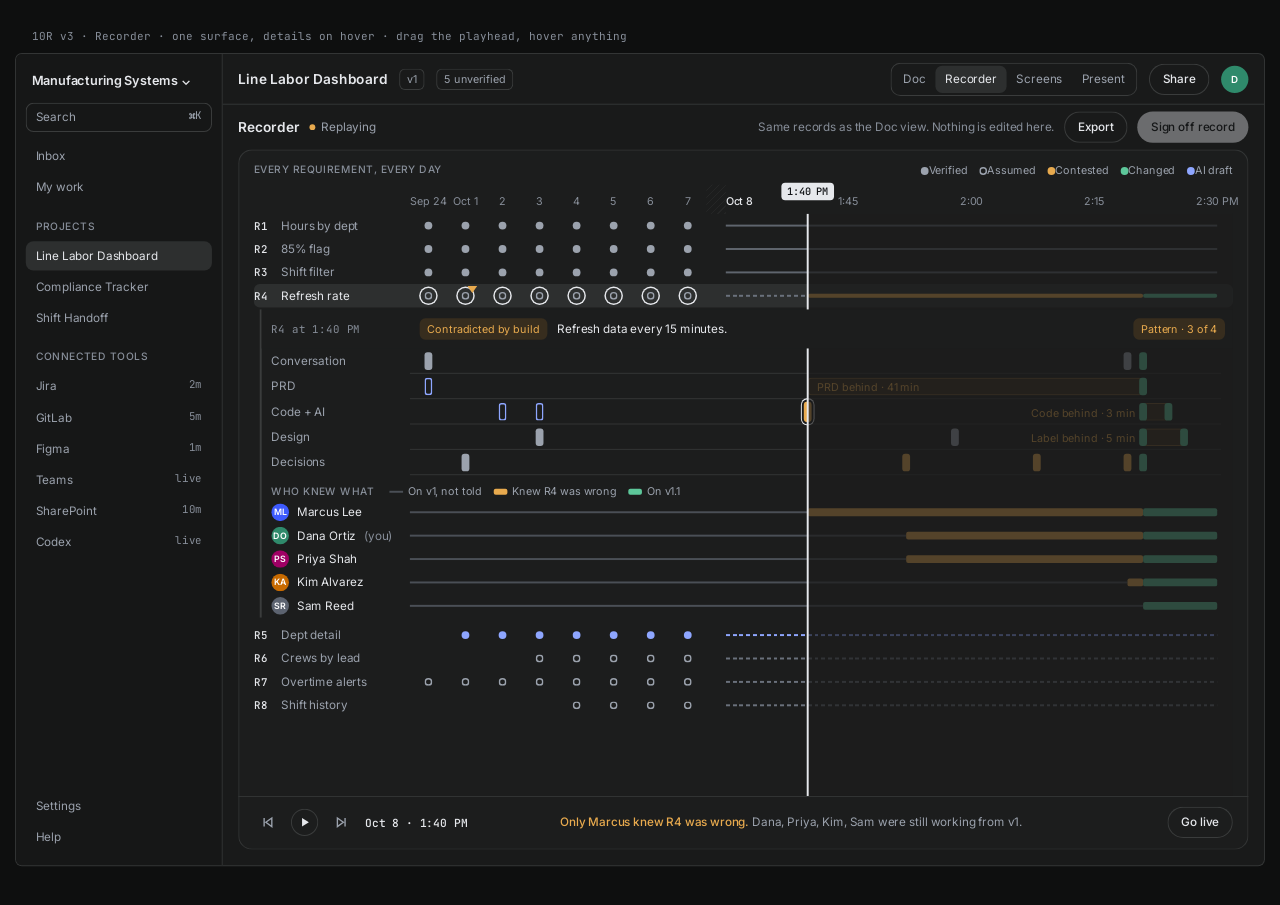
<file: design/recorder-artboard-v3.html>
<!doctype html>
<html lang="en">
<head>
<meta charset="utf-8" />
<meta name="viewport" content="width=device-width, initial-scale=1" />
<title>Recorder v3 Artboard</title>
<link rel="preconnect" href="https://fonts.googleapis.com" />
<link href="https://fonts.googleapis.com/css2?family=Inter:wght@400;500;600&family=JetBrains+Mono:wght@400;500&display=swap" rel="stylesheet" />
<style>
:root {
  --app: #191A1A; --sidebar: #161717; --panel: #1C1D1D; --card: #252727; --row: #2D2F2F; --canvas: #141515;
  --line: #333535; --line-2: #3A3C3C; --text: #E6E8EC; --muted: #9BA2AD; --label: #878E99;
  --blue: #8EA6FF; --blue-bg: #1E2537; --amber: #E8AA4E; --amber-bg: #372D1E; --green: #5DC79A; --green-bg: #1C2F27;
  --mono: 'JetBrains Mono', ui-monospace, Menlo, monospace; --sans: 'Inter', system-ui, sans-serif;
}
* { box-sizing: border-box; }
html, body { margin: 0; background: #0E0F0F; color: var(--text); font: 12px/18px var(--sans); -webkit-font-smoothing: antialiased; }
button { font: inherit; color: inherit; background: none; border: 0; padding: 0; cursor: pointer; }
.stage { padding: 28px 16px 40px; display: grid; justify-items: center; gap: 10px; }
.artlabel { width: 1280px; font: 11px/16px var(--mono); color: var(--label); transform-origin: top left; }
.scaler { width: 1280px; height: 832px; transform-origin: top left; }
.board { width: 1280px; height: 832px; display: flex; background: var(--app); border-radius: 6px; overflow: hidden; box-shadow: 0 0 0 1px var(--line); }

/* shell */
.side { width: 212px; background: var(--sidebar); border-right: 1px solid var(--line); padding: 14px 10px; display: flex; flex-direction: column; gap: 2px; flex-shrink: 0; }
.ws { font-weight: 600; font-size: 13px; padding: 4px 6px 12px; }
.search { display: flex; justify-content: space-between; padding: 6px 10px; border-radius: 8px; box-shadow: inset 0 0 0 1px var(--line-2); color: var(--muted); margin-bottom: 8px; }
.nav { padding: 6px 10px; border-radius: 8px; color: var(--muted); display: flex; justify-content: space-between; }
.nav.on { background: var(--row); color: var(--text); }
.navh { font-size: 10.5px; letter-spacing: .06em; text-transform: uppercase; color: var(--label); padding: 14px 10px 4px; font-weight: 500; }
.nav .f { font: 11px var(--mono); color: var(--label); }
.main { flex: 1; display: flex; flex-direction: column; min-width: 0; }
.top { height: 52px; display: flex; align-items: center; gap: 12px; padding: 0 16px; border-bottom: 1px solid var(--line); flex-shrink: 0; }
.top h1 { font-size: 14px; font-weight: 600; margin: 0; }
.chip { font-size: 11px; padding: 2px 8px; border-radius: 6px; box-shadow: inset 0 0 0 1px var(--line-2); color: var(--muted); }
.chip.green { background: var(--green-bg); color: var(--green); box-shadow: none; }
.chip.amber { background: var(--amber-bg); color: var(--amber); box-shadow: none; }
.chip.blue { background: var(--blue-bg); color: var(--blue); box-shadow: none; }
.grow { flex: 1; }
.seg { display: flex; padding: 3px; border-radius: 10px; box-shadow: inset 0 0 0 1px var(--line-2); }
.seg span { padding: 5px 10px; border-radius: 7px; color: var(--muted); }
.seg span.on { background: var(--row); color: var(--text); }
.pill { padding: 7px 14px; border-radius: 999px; box-shadow: inset 0 0 0 1px var(--line-2); font-weight: 500; }
.pill.primary { background: var(--text); color: #0F1114; box-shadow: none; }
.pill:disabled { opacity: .4; cursor: not-allowed; }
.av { width: 22px; height: 22px; border-radius: 50%; display: inline-grid; place-items: center; font-size: 10px; font-weight: 600; color: #fff; flex-shrink: 0; }

/* recorder */
.bar { height: 46px; display: flex; align-items: center; gap: 10px; padding: 0 16px; flex-shrink: 0; }
.bar h2 { font-size: 14px; font-weight: 600; margin: 0; }
.state { display: flex; align-items: center; gap: 6px; color: var(--muted); }
.state i { width: 6px; height: 6px; border-radius: 50%; background: var(--green); }
.state.replay i { background: var(--amber); }
.note { color: var(--label); }
.card { margin: 0 16px 16px; flex: 1; background: var(--panel); border-radius: 14px; box-shadow: inset 0 0 0 1px var(--line); display: flex; flex-direction: column; min-height: 0; }
.chead { display: flex; align-items: center; gap: 14px; padding: 12px 16px 6px; }
.cap { font-size: 10.5px; letter-spacing: .06em; text-transform: uppercase; color: var(--label); font-weight: 500; }
.legend { display: flex; gap: 12px; color: var(--muted); font-size: 11px; align-items: center; }
.legend b { display: inline-block; vertical-align: middle; margin-right: 5px; }

.plot { position: relative; padding: 0 16px; flex: 1; }
.r { display: flex; align-items: center; }
.lab { width: 160px; flex-shrink: 0; padding-right: 12px; display: flex; align-items: center; gap: 8px; white-space: nowrap; overflow: hidden; color: var(--muted); }
.trk { position: relative; width: 832px; height: 100%; }
.axis { height: 30px; }
.axis .t { position: absolute; top: 8px; font-size: 11px; color: var(--label); transform: translateX(-50%); white-space: nowrap; }
.axis .t.l { transform: none; }
.axis .t.strong { color: var(--text); font-weight: 500; }
.brk { position: absolute; top: 0; bottom: 0; width: 20px; background: repeating-linear-gradient(135deg, transparent 0 4px, rgba(255,255,255,.04) 4px 5px); }
.req { height: 24px; border-radius: 6px; }
.req:hover { background: rgba(255,255,255,.025); }
.req .lab b { color: var(--text); font-weight: 500; font-family: var(--mono); font-size: 11px; width: 20px; }
.req .lab span { overflow: hidden; text-overflow: ellipsis; }
.req.sel { background: var(--row); }
.req.sel .lab span { color: var(--text); }
.dot { position: absolute; top: 50%; width: 8px; height: 8px; margin: -4px 0 0 -4px; border-radius: 50%; }
.dot.verified { background: var(--muted); }
.dot.assumed { box-shadow: inset 0 0 0 1.5px var(--muted); }
.dot.contested { background: var(--amber); }
.dot.changed { background: var(--green); }
.dot.draft { background: var(--blue); }
.dot.ring::after { content: ''; position: absolute; inset: -4px; border-radius: 50%; box-shadow: 0 0 0 1.5px var(--text); }
.ln { position: absolute; top: 50%; height: 2px; margin-top: -1px; }
.ln.verified { background: #5f656e; }
.ln.assumed { background: repeating-linear-gradient(90deg, #6a717c 0 4px, transparent 4px 7px); }
.ln.draft { background: repeating-linear-gradient(90deg, var(--blue) 0 4px, transparent 4px 7px); }
.ln.contested { background: var(--amber); height: 4px; margin-top: -2px; border-radius: 2px; }
.ln.changed { background: var(--green); height: 4px; margin-top: -2px; border-radius: 2px; }
.pin { position: absolute; top: 2px; width: 0; height: 0; border-left: 5px solid transparent; border-right: 5px solid transparent; border-top: 7px solid var(--amber); margin-left: 2px; cursor: help; }

/* R4 expanded */
.block { margin: 2px 0 6px; border-left: 2px solid var(--line-2); margin-left: 6px; padding-left: 0; }
.now { display: flex; align-items: center; gap: 10px; height: 40px; padding: 0 8px 0 10px; position: relative; z-index: 6; background: var(--panel); }
.now .when { font: 11px var(--mono); color: var(--label); width: 142px; flex-shrink: 0; }
.now .txt { color: var(--text); flex: 1; white-space: nowrap; overflow: hidden; text-overflow: ellipsis; }
.lane { height: 26px; }
.lane .lab { padding-left: 10px; width: 152px; color: var(--muted); }
.lane .trk::before { content: ''; position: absolute; left: 0; right: 0; bottom: 0; height: 1px; background: var(--line); }
.mk { position: absolute; top: 4px; width: 8px; height: 18px; margin-left: -4px; border-radius: 3px; cursor: pointer; z-index: 2; transition: transform .1s; }
.mk:hover, .mk.cur { transform: scaleY(1.15); box-shadow: 0 0 0 2px var(--app), 0 0 0 3px var(--text); }
.mk.person { background: var(--muted); }
.mk.ai { box-shadow: inset 0 0 0 1.5px var(--blue); background: var(--panel); }
.mk.open { background: var(--amber); }
.mk.done { background: var(--green); }
.lag { position: absolute; top: 4px; height: 18px; border-radius: 4px; background: var(--amber-bg); box-shadow: inset 0 0 0 1px rgba(232,170,78,.35); z-index: 1; cursor: help; }
.lagl { position: absolute; top: 5px; font-size: 11px; color: var(--amber); white-space: nowrap; z-index: 1; pointer-events: none; }
.sub { height: 26px; padding-left: 10px; display: flex; align-items: end; }
.who { height: 24px; }
.who .lab { padding-left: 10px; width: 152px; color: var(--text); }
.seg2 { position: absolute; top: 50%; cursor: help; }
.seg2.v1 { height: 2px; margin-top: -1px; background: #4a4f56; }
.seg2.knows { height: 8px; margin-top: -4px; background: var(--amber); border-radius: 2px; }
.seg2.cur { height: 8px; margin-top: -4px; background: var(--green); border-radius: 2px; }

.mask { position: absolute; top: 0; bottom: 0; right: 0; background: rgba(28,29,29,.72); pointer-events: none; z-index: 3; }
.head { position: absolute; top: 0; bottom: 0; width: 2px; margin-left: -1px; background: var(--text); z-index: 4; pointer-events: none; }
.htime { position: absolute; top: -2px; transform: translateX(-50%); background: var(--text); color: #0F1114; font: 500 10.5px/16px var(--mono); padding: 1px 6px; border-radius: 4px; white-space: nowrap; z-index: 5; cursor: ew-resize; }

.trans { display: flex; align-items: center; gap: 10px; padding: 10px 16px 12px; border-top: 1px solid var(--line); }
.ib { width: 28px; height: 28px; border-radius: 50%; display: grid; place-items: center; color: var(--muted); }
.ib.play { box-shadow: inset 0 0 0 1px var(--line-2); color: var(--text); }
.ib:hover { color: var(--text); background: var(--row); }
.clock { font: 500 11.5px var(--mono); width: 190px; white-space: nowrap; }
.callout { flex: 1; color: var(--muted); white-space: nowrap; overflow: hidden; text-overflow: ellipsis; }
.callout strong { color: var(--amber); font-weight: 500; }

.tip { position: fixed; z-index: 50; width: 280px; padding: 12px; border-radius: 10px; background: var(--card); box-shadow: inset 0 0 0 1px var(--line-2), 0 16px 40px rgba(0,0,0,.55); pointer-events: none; display: none; }
.tip .th { display: flex; gap: 8px; align-items: center; margin-bottom: 6px; }
.tip .tn { font-weight: 500; }
.tip .tm { color: var(--label); font-size: 11px; }
.tip p { margin: 0 0 8px; color: var(--text); }
.tip p:last-child { margin: 0; }
.tip .q { color: var(--muted); }
.tip .chips { display: flex; flex-wrap: wrap; gap: 6px; }
</style>
</head>
<body>
<div class="stage">
  <div class="artlabel" id="artlabel">10R v3 · Recorder · one surface, details on hover · drag the playhead, hover anything</div>
  <div class="scaler" id="scaler">
  <div class="board">
    <aside class="side">
      <div class="ws">Manufacturing Systems ⌄</div>
      <div class="search"><span>Search</span><span style="font:11px var(--mono)">⌘K</span></div>
      <div class="nav">Inbox</div><div class="nav">My work</div>
      <div class="navh">Projects</div>
      <div class="nav on">Line Labor Dashboard</div><div class="nav">Compliance Tracker</div><div class="nav">Shift Handoff</div>
      <div class="navh">Connected tools</div>
      <div class="nav">Jira <span class="f">2m</span></div><div class="nav">GitLab <span class="f">5m</span></div><div class="nav">Figma <span class="f">1m</span></div>
      <div class="nav">Teams <span class="f">live</span></div><div class="nav">SharePoint <span class="f">10m</span></div><div class="nav">Codex <span class="f">live</span></div>
      <div class="grow"></div><div class="nav">Settings</div><div class="nav">Help</div>
    </aside>
    <div class="main">
      <div class="top">
        <h1>Line Labor Dashboard</h1>
        <span class="chip" id="ver"></span><span class="chip" id="unv"></span>
        <span class="grow"></span>
        <div class="seg"><span>Doc</span><span class="on">Recorder</span><span>Screens</span><span>Present</span></div>
        <button class="pill">Share</button>
        <span class="av" style="background:#2F8A6B;width:28px;height:28px">D</span>
      </div>
      <div class="bar">
        <h2>Recorder</h2>
        <span class="state" id="state"><i></i><span></span></span>
        <span class="grow"></span>
        <span class="note">Same records as the Doc view. Nothing is edited here.</span>
        <button class="pill">Export</button>
        <button class="pill primary" id="signoff">Sign off record</button>
      </div>
      <div class="card">
        <div class="chead">
          <span class="cap">Every requirement, every day</span>
          <span class="grow"></span>
          <div class="legend">
            <span><b class="dot verified" style="position:static;margin:0"></b>Verified</span>
            <span><b class="dot assumed" style="position:static;margin:0"></b>Assumed</span>
            <span><b class="dot contested" style="position:static;margin:0"></b>Contested</span>
            <span><b class="dot changed" style="position:static;margin:0"></b>Changed</span>
            <span><b class="dot draft" style="position:static;margin:0"></b>AI draft</span>
          </div>
        </div>
        <div class="plot" id="plot"></div>
        <div class="trans">
          <button class="ib" id="prev" aria-label="Previous event"><svg width="14" height="14" viewBox="0 0 16 16" fill="none" stroke="currentColor" stroke-width="1.6"><path d="M4 3v10M13 3 6 8l7 5z"/></svg></button>
          <button class="ib play" id="play" aria-label="Play"><svg width="14" height="14" viewBox="0 0 16 16" fill="currentColor"><path d="M5 3l8 5-8 5z"/></svg></button>
          <button class="ib" id="next" aria-label="Next event"><svg width="14" height="14" viewBox="0 0 16 16" fill="none" stroke="currentColor" stroke-width="1.6"><path d="M12 3v10M3 3l7 5-7 5z"/></svg></button>
          <span class="clock" id="clock"></span>
          <span class="callout" id="callout"></span>
          <button class="pill" id="live">Go live</button>
        </div>
      </div>
    </div>
  </div>
  </div>
</div>
<div class="tip" id="tip"></div>

<script>
// ---------- time model ----------
// T = minutes since Sep 24 00:00. Day index: Sep 24 = 0, Oct 1 = 7 … Oct 8 = 14.
const D = (day, h, m) => day * 1440 + h * 60 + m;
const OCT8 = 14, START = D(OCT8, 13, 30), END = D(OCT8, 14, 30), LIVE = D(OCT8, 14, 27);
const COLW = 38, COLS = ['Sep 24', 'Oct 1', '2', '3', '4', '5', '6', '7'], BRK = 20, ZX = COLS.length * COLW + BRK, PXM = 8.4;
const colOf = (day) => (day === 0 ? 0 : day - 6);
const xOf = (T) => (T >= START ? ZX + Math.min(END - START, T - START) * PXM : colOf(Math.floor(T / 1440)) * COLW + COLW / 2);
const tOf = (x) => {
  if (x >= ZX - BRK / 2) return Math.round(Math.min(LIVE, Math.max(START, START + (x - ZX) / PXM)));
  const c = Math.max(0, Math.min(COLS.length - 1, Math.floor(x / COLW)));
  return (c === 0 ? 0 : c + 6) * 1440 + 1439;
};
const fmt = (T) => {
  const day = Math.floor(T / 1440), m = T % 1440, h = Math.floor(m / 60), mm = String(m % 60).padStart(2, '0');
  const date = day === 0 ? 'Sep 24' : `Oct ${day - 6}`;
  return { date, time: `${((h + 11) % 12) + 1}:${mm} ${h < 12 ? 'AM' : 'PM'}`, short: `${((h + 11) % 12) + 1}:${mm}` };
};
const whenStr = (T) => { const f = fmt(T); return `${f.date} · ${f.time}`; };

// ---------- story data (matches src/store.js) ----------
const PEOPLE = {
  marcus: ['Marcus Lee', 'ML', '#3D5AFE', 'Senior engineer'], priya: ['Priya Shah', 'PS', '#9F0064', 'Designer'],
  dana: ['Dana Ortiz', 'DO', '#2F8A6B', 'Product manager'], kim: ['Kim Alvarez', 'KA', '#C76A00', 'Business lead'],
  sam: ['Sam Reed', 'SR', '#5C6370', 'SME · line operations'], astra: ['Astra', 'A', '#3A3C3C', 'AI'], codex: ['Codex', '>_', '#2D2F2F', 'AI in the IDE'],
};
const R4_OLD = 'Refresh data every 15 minutes.';
const R4_NEW = 'Refresh data hourly, 5 minutes after the timekeeping system syncs. Show the real last-sync time.';
const REQS = [
  ['R1', 'Hours by dept', 'Show labor hours per department for the current shift.', 'verified', 0],
  ['R2', '85% flag', 'Flag any department above 85% of planned hours.', 'verified', 0],
  ['R3', 'Shift filter', 'Let leaders filter by shift (1st, 2nd, 3rd).', 'verified', 0],
  ['R4', 'Refresh rate', null, null, 0],
  ['R5', 'Dept detail', 'Show a department detail view with an hourly breakdown.', 'draft', 7, 'AI draft from lead notes. Nobody has accepted it.'],
  ['R6', 'Crews by lead', 'Show each crew lead their own departments first.', 'assumed', 9, 'Assumed from a lead sync call, Oct 3.'],
  ['R7', 'Overtime alerts', 'Send the shift lead a Teams alert when a department crosses the overtime threshold.', 'assumed', 0, 'Assumed from the kickoff call, 31:20.'],
  ['R8', 'Shift history', 'Keep 90 days of shift history for weekly labor reviews.', 'assumed', 10, 'Assumed from an SME sync, Oct 4.'],
];
const r4Status = (T) => (T < D(0, 16, 0) ? 'draft' : T < D(OCT8, 13, 40) ? 'assumed' : T < D(OCT8, 14, 21) ? 'contested' : 'changed');
const STATUS_WORD = { verified: 'Verified', assumed: 'Assumed', contested: 'Contradicted by build', changed: 'Changed in v1.1', draft: 'AI draft' };
const STATUS_TONE = { verified: '', assumed: '', contested: 'amber', changed: 'green', draft: 'blue' };

const LANES = ['Conversation', 'PRD', 'Code + AI', 'Design', 'Decisions'];
// [time, lane, kind, who, text, chips, reviewer]
const EV = [
  [D(0, 10, 18), 0, 'person', 'kim', 'Kickoff call: “If leads can see it by lunch, they can move people before it turns into overtime.”', ['Kickoff transcript 18:40']],
  [D(0, 16, 0), 1, 'ai', 'astra', 'Drafted R4 “Refresh data every 15 minutes” from the kickoff transcript.', [], 'Dana Ortiz'],
  [D(7, 16, 0), 4, 'person', 'dana', 'Published PRD v1 with R4 still assumed. The assumption check flagged it first.', ['Assumption check · Oct 1']],
  [D(8, 11, 20), 2, 'ai', 'astra', 'Created Jira LAB-15 from R4: refresh labor hours every 15 minutes.', ['Jira LAB-15'], 'Dana Ortiz'],
  [D(9, 14, 40), 3, 'person', 'priya', 'Added an “Updated every 15 min” label to the Overview frame.', ['Figma · Overview']],
  [D(9, 16, 5), 2, 'ai', 'codex', 'Wrote the refresh job on a 15-minute schedule, as R4 says. Opened !219.', ['GitLab !219'], 'Marcus Lee'],
  [D(OCT8, 13, 40), 2, 'open', 'codex', 'Build test: the timekeeping API returns sync_interval PT1H. R4 is contradicted.', ['API response · Oct 8', 'Spec §3.2 · 2023'], 'Marcus Lee'],
  [D(OCT8, 13, 52), 4, 'open', 'marcus', 'Proposed changing R4 to an hourly refresh, 5 minutes after each sync.', ['Proposal · R4']],
  [D(OCT8, 13, 58), 3, 'person', 'priya', 'Agreed in the Figma plugin: “I’ll relabel ‘Updated every 15 min’ to show the actual last sync time.”', []],
  [D(OCT8, 14, 8), 4, 'open', 'dana', 'Asked for more evidence: the linked spec section is from 2023.', []],
  [D(OCT8, 14, 19), 4, 'open', 'marcus', 'Added changelog lines 58–60 (data owner confirmed hourly in Sept) and resent.', ['Changelog L58–60 · Sep 2026']],
  [D(OCT8, 14, 19), 0, 'person', 'kim', 'Agreed in Teams: “Hourly still gets us there by lunch.”', []],
  [D(OCT8, 14, 21), 4, 'done', 'dana', 'Approved R4: “Hourly still meets the mid-shift goal. Label shows the real sync time.”', ['Decision record · R4']],
  [D(OCT8, 14, 21), 1, 'done', 'astra', 'Published PRD v1.1 with the new R4.', ['PRD v1.1']],
  [D(OCT8, 14, 21), 2, 'done', 'astra', 'Updated the Jira LAB-15 description for v1.1.', ['Jira LAB-15']],
  [D(OCT8, 14, 21), 0, 'done', 'astra', 'Posted v1.1 to Teams. Kim and Sam were notified.', ['Teams · #line-labor']],
  [D(OCT8, 14, 21), 3, 'done', 'astra', 'Left a comment on the Overview frame for Priya.', ['Figma · Overview']],
  [D(OCT8, 14, 24), 2, 'done', 'marcus', 'Updated the refresh job to hourly (5 * * * *).', ['GitLab !219']],
  [D(OCT8, 14, 26), 3, 'done', 'priya', 'Relabeled the Overview: “Last synced 1:00 PM · next 2:05 PM”.', ['Figma · Overview']],
];
const LAGS = [
  [1, D(OCT8, 13, 40), D(OCT8, 14, 21), 'PRD behind · 41 min', 'in', 'The build knew R4 was wrong at 1:40 PM. The PRD said so at 2:21 PM.'],
  [2, D(OCT8, 14, 21), D(OCT8, 14, 24), 'Code behind · 3 min', 'before', 'v1.1 was approved at 2:21 PM. The refresh job matched it at 2:24 PM.'],
  [3, D(OCT8, 14, 21), D(OCT8, 14, 26), 'Label behind · 5 min', 'before', 'v1.1 was approved at 2:21 PM. The Overview label matched it at 2:26 PM.'],
];
// When each person learned R4 was wrong, and when they were on v1.1.
const KNEW = [
  ['marcus', D(OCT8, 13, 40), D(OCT8, 14, 21), 'Saw the build test in Codex'],
  ['dana', D(OCT8, 13, 52), D(OCT8, 14, 21), 'Got the proposal in Astra'],
  ['priya', D(OCT8, 13, 52), D(OCT8, 14, 21), 'Got the pending change in Figma'],
  ['kim', D(OCT8, 14, 19), D(OCT8, 14, 21), 'Saw the thread in Teams'],
  ['sam', null, D(OCT8, 14, 21), null],
];
const knewAt = (k, T) => (T >= k[2] ? 'cur' : k[1] !== null && T >= k[1] ? 'knows' : 'v1');
const PATTERN = '<p><b>Pattern across 3 PRDs · early signal</b></p><p class="q">Across 3 PRDs, 3 of 4 requirements set from a kickoff quote and never checked against the source system changed after the build started.</p><p class="q">This was shown on R4 at the assumption check on Oct 1. v1 was published anyway, and R4 changed a week later.</p><p class="tm">Counts requirements and sources, never people.</p>';

// ---------- render ----------
let T = LIVE, playing = null;
const $ = (id) => document.getElementById(id);
const av = (id, s = 22) => { const p = PEOPLE[id]; return `<span class="av" style="background:${p[2]};width:${s}px;height:${s}px;font-size:${s > 20 ? 10 : 9}px">${p[1]}</span>`; };
const TIPS = {};
let tipN = 0;
const tip = (html) => { const k = 't' + tipN++; TIPS[k] = html; return `data-tip="${k}"`; };

function reqRow(r, i) {
  const [id, short, full, st, born, why] = r;
  const isR4 = id === 'R4';
  let cells = '';
  COLS.forEach((_, c) => {
    const day = c === 0 ? 0 : c + 6, Tend = day * 1440 + 1439;
    if (day < born) return;
    const s = isR4 ? r4Status(Tend) : st;
    const txt = isR4 ? (s === 'draft' ? 'AI draft · not published yet' : 'Assumed · from the kickoff call, never checked') : why || 'Approved in v1.';
    cells += `<span class="dot ${s}${isR4 ? ' ring' : ''}" style="left:${c * COLW + COLW / 2}px" ${tip(`<div class="th"><span class="tn">${id} · ${short}</span><span class="chip ${STATUS_TONE[s]}">${STATUS_WORD[s]}</span></div><p class="tm">${COLS[c].length < 3 ? 'Oct ' + COLS[c] : COLS[c]}</p><p class="q">${isR4 ? R4_OLD : full}</p><p class="tm">${txt}</p>`)}></span>`;
    if (isR4 && day === 7) cells += `<span class="pin" style="left:${c * COLW + COLW / 2}px" ${tip(PATTERN)}></span>`;
  });
  // Oct 8 minute zone: one continuous line per requirement
  const segs = isR4
    ? [[START, D(OCT8, 13, 40), 'assumed'], [D(OCT8, 13, 40), D(OCT8, 14, 21), 'contested'], [D(OCT8, 14, 21), END, 'changed']]
    : [[START, END, st]];
  for (const [a, b, s] of segs) {
    const text = isR4 ? (s === 'changed' ? R4_NEW : R4_OLD) : full;
    cells += `<span class="ln ${s}" style="left:${xOf(a)}px;width:${xOf(b) - xOf(a)}px" ${tip(`<div class="th"><span class="tn">${id} · ${short}</span><span class="chip ${STATUS_TONE[s]}">${STATUS_WORD[s]}</span></div><p class="tm">Oct 8 · ${fmt(a).short}–${fmt(Math.min(b, LIVE)).time}</p><p class="q">${text}</p>`)}></span>`;
  }
  const label = `<b>${id}</b><span>${short}</span>`;
  return `<div class="r req${isR4 ? ' sel' : ''}"><div class="lab" ${isR4 ? '' : tip(`<p><b>${id} · ${short}</b></p><p class="q">${full}</p><p class="tm">${why || 'Approved in v1.'} No changes recorded.</p>`)}>${label}</div><div class="trk">${cells}</div></div>`;
}

function r4Block() {
  let lanes = '';
  LANES.forEach((name, li) => {
    let inner = '';
    for (const [l, a, b, txt, place, why] of LAGS) if (l === li) {
      inner += `<span class="lag" style="left:${xOf(a)}px;width:${xOf(b) - xOf(a)}px" ${tip(`<p><b>${txt}</b></p><p class="q">${why}</p>`)}></span>`;
      inner += place === 'in' ? `<span class="lagl" style="left:${xOf(a) + 10}px">${txt}</span>` : `<span class="lagl" style="right:${832 - xOf(a) + 8}px">${txt}</span>`;
    }
    EV.forEach((e, i) => {
      if (e[1] !== li) return;
      const [t, , kind, who, text, chips, rev] = e, p = PEOPLE[who];
      const ai = (kind === 'ai' || who === 'codex' || who === 'astra') && rev ? `<span class="chip blue">AI action · reviewed by ${rev}</span>` : '';
      inner += `<span class="mk ${kind}" data-i="${i}" style="left:${xOf(t)}px" ${tip(`<div class="th">${av(who)}<div><div class="tn">${p[0]}</div><div class="tm">${LANES[li]} · ${whenStr(t)}</div></div></div><p>${text}</p><div class="chips">${ai}${chips.map((c) => `<span class="chip">${c}</span>`).join('')}</div>`)}></span>`;
    });
    lanes += `<div class="r lane"><div class="lab">${name}</div><div class="trk">${inner}</div></div>`;
  });
  let who = '';
  for (const k of KNEW) {
    const [id, a, b, how] = k, p = PEOPLE[id];
    const s1end = a ?? b;
    let segs = `<span class="seg2 v1" style="left:0;width:${xOf(s1end)}px" ${tip(`<div class="th">${av(id)}<span class="tn">${p[0]}</span></div><p>Working from v1, not told R4 was wrong.</p><p class="tm">Until ${whenStr(s1end)}</p>`)}></span>`;
    if (a !== null) segs += `<span class="seg2 knows" style="left:${xOf(a)}px;width:${xOf(b) - xOf(a)}px" ${tip(`<div class="th">${av(id)}<span class="tn">${p[0]}</span></div><p>Knew R4 was wrong, but the PRD still said every 15 minutes.</p><p class="tm">${how} · ${fmt(a).time} to ${fmt(b).time}</p>`)}></span>`;
    segs += `<span class="seg2 cur" style="left:${xOf(b)}px;width:${xOf(END) - xOf(b)}px" ${tip(`<div class="th">${av(id)}<span class="tn">${p[0]}</span></div><p>On v1.1.</p><p class="tm">Since ${fmt(b).time}${id === 'kim' || id === 'sam' ? ' · Teams alert' : ''}</p>`)}></span>`;
    who += `<div class="r who"><div class="lab">${av(id, 18)}${p[0]}${id === 'dana' ? ' <span style="color:var(--label)">(you)</span>' : ''}</div><div class="trk">${segs}</div></div>`;
  }
  return `<div class="block">
    <div class="now" id="now"></div>
    ${lanes}
    <div class="sub"><span class="cap">Who knew what</span>
      <span class="legend" style="margin-left:16px;padding-bottom:1px"><span><b style="width:14px;height:2px;background:#4a4f56"></b>On v1, not told</span><span><b style="width:14px;height:6px;background:var(--amber);border-radius:2px"></b>Knew R4 was wrong</span><span><b style="width:14px;height:6px;background:var(--green);border-radius:2px"></b>On v1.1</span></span></div>
    ${who}
  </div>`;
}

function axisRow() {
  let t = COLS.map((c, i) => `<span class="t" style="left:${i * COLW + COLW / 2}px">${c}</span>`).join('');
  t += `<span class="t l strong" style="left:${ZX}px">Oct 8</span>`;
  for (let m = 13 * 60 + 45; m <= 14 * 60 + 30; m += 15) t += `<span class="t" style="left:${xOf(OCT8 * 1440 + m)}px">${fmt(OCT8 * 1440 + m).short}${m === 14 * 60 + 30 ? ' PM' : ''}</span>`;
  return `<div class="r axis"><div class="lab"></div><div class="trk"><span class="brk" style="left:${COLS.length * COLW}px" ${tip('<p><b>Scale changes here</b></p><p class="q">Sep 24 to Oct 7 are one column per day. Oct 8 is drawn minute by minute, 1:30 to 2:30 PM.</p>')}></span>${t}</div></div>`;
}

function build() {
  const rows = REQS.map((r, i) => reqRow(r, i) + (r[0] === 'R4' ? r4Block() : '')).join('');
  $('plot').innerHTML = axisRow() + rows + `<div class="mask" id="mask"></div><div class="head" id="head"></div><span class="htime" id="htime"></span>`;
  bindTips();
  bindDrag();
  update();
}

function update() {
  const plot = $('plot'), axisH = plot.querySelector('.axis').offsetHeight;
  const x = 16 + 160 + xOf(T);
  const head = $('head'), mask = $('mask'), ht = $('htime');
  head.style.left = x + 'px'; head.style.top = axisH + 'px';
  mask.style.left = x + 'px'; mask.style.top = axisH + 'px'; mask.style.right = '16px';
  ht.style.left = x + 'px'; ht.textContent = T >= START ? fmt(T).time : fmt(T).date;
  const live = T >= LIVE;
  // marks at the playhead
  document.querySelectorAll('.mk').forEach((m) => m.classList.toggle('cur', !live && EV[+m.dataset.i][0] === lastEventAt(T)));
  // R4 now-strip
  const s = r4Status(T), txt = s === 'changed' ? R4_NEW : R4_OLD;
  $('now').innerHTML = `<span class="when">R4 ${live ? 'right now' : 'at ' + (T >= START ? fmt(T).time : fmt(T).date)}</span><span class="chip ${STATUS_TONE[s]}">${STATUS_WORD[s]}</span><span class="txt">${txt}</span><span class="chip amber" style="cursor:help" ${tipInline(PATTERN)}>Pattern · 3 of 4</span>`;
  bindTips($('now'));
  // header + bar
  const v11 = T >= D(OCT8, 14, 21);
  $('ver').textContent = v11 ? 'v1.1' : T >= D(7, 16, 0) ? 'v1' : 'v1 draft';
  $('ver').className = 'chip' + (v11 ? ' green' : '');
  const unv = REQS.filter((r) => (r[0] === 'R4' ? s !== 'changed' : r[3] !== 'verified') && (r[4] * 1440 <= T)).length;
  $('unv').textContent = `${unv} unverified`;
  $('state').className = 'state' + (live ? '' : ' replay');
  $('state').querySelector('span').textContent = live ? 'Recording' : 'Replaying';
  $('signoff').disabled = !live;
  $('clock').textContent = live ? `Live · Oct 8 · ${fmt(T).time}` : whenStr(T);
  $('live').style.visibility = live ? 'hidden' : 'visible';
  // callout: who knew at this moment
  const notTold = KNEW.filter((k) => knewAt(k, T) === 'v1').map((k) => PEOPLE[k[0]][0].split(' ')[0]);
  const knew = KNEW.filter((k) => knewAt(k, T) === 'knows').map((k) => PEOPLE[k[0]][0].split(' ')[0]);
  let c = '';
  if (live) c = 'Everyone is on v1.1. Sign off to close R4’s record.';
  else if (s === 'contested') c = `<strong>${knew.length === 1 ? 'Only ' + knew[0] + ' knew' : knew.join(', ') + ' knew'} R4 was wrong.</strong> ${notTold.length ? notTold.join(', ') + (notTold.length > 1 ? ' were' : ' was') + ' still working from v1.' : 'The PRD still said every 15 minutes.'}`;
  else if (s === 'changed') c = 'R4 changed in v1.1. Code and design are catching up.';
  else c = 'R4 is assumed. Nobody has checked it against the timekeeping system.';
  $('callout').innerHTML = c;
}
const lastEventAt = (t) => EV.reduce((best, e) => (e[0] <= t && e[0] > best ? e[0] : best), -1);
const tipInline = (html) => tip(html);

// ---------- interactions ----------
function bindTips(root = document) {
  const el = $('tip');
  root.querySelectorAll('[data-tip]').forEach((n) => {
    n.onmouseenter = () => { el.innerHTML = TIPS[n.dataset.tip]; el.style.display = 'block'; };
    n.onmousemove = (e) => {
      const w = 280, h = el.offsetHeight;
      el.style.left = Math.min(window.innerWidth - w - 12, e.clientX + 14) + 'px';
      el.style.top = (e.clientY + h + 24 > window.innerHeight ? e.clientY - h - 12 : e.clientY + 16) + 'px';
    };
    n.onmouseleave = () => { el.style.display = 'none'; };
  });
  root.querySelectorAll('.mk').forEach((m) => (m.onclick = () => { stop(); T = EV[+m.dataset.i][0]; update(); }));
}
function bindDrag() {
  const plot = $('plot');
  const scale = () => plot.getBoundingClientRect().width / plot.offsetWidth;
  const move = (e) => { const r = plot.getBoundingClientRect(); T = tOf((e.clientX - r.left) / scale() - 176); update(); };
  const down = (e) => { stop(); move(e); const up = () => { window.removeEventListener('mousemove', move); window.removeEventListener('mouseup', up); }; window.addEventListener('mousemove', move); window.addEventListener('mouseup', up); e.preventDefault(); };
  $('htime').onmousedown = down;
  plot.querySelector('.axis .trk').onmousedown = down;
}
const times = [...new Set(EV.map((e) => e[0]))].sort((a, b) => a - b);
const step = (dir) => { const i = dir > 0 ? times.findIndex((t) => t > T) : times.findLastIndex((t) => t < T); if (i >= 0) T = times[i]; else if (dir > 0) T = LIVE; update(); };
const stop = () => { clearInterval(playing); playing = null; };
$('prev').onclick = () => { stop(); step(-1); };
$('next').onclick = () => { stop(); step(1); };
$('live').onclick = () => { stop(); T = LIVE; update(); };
$('play').onclick = () => {
  if (playing) return stop();
  if (T >= LIVE) T = times[0];
  update();
  playing = setInterval(() => { step(1); if (T >= LIVE) stop(); }, 900);
};
document.addEventListener('keydown', (e) => { if (e.key === 'ArrowRight') { stop(); step(1); } if (e.key === 'ArrowLeft') { stop(); step(-1); } });

// fit the 1280×832 artboard to narrow windows
function fit() {
  const k = Math.min(1, (window.innerWidth - 32) / 1280);
  $('scaler').style.transform = `scale(${k})`;
  $('scaler').style.height = 832 * k + 'px';
  $('artlabel').style.width = 1280 * k + 'px';
}
window.addEventListener('resize', fit);
fit();
build();
// Start paused at the 1:40 PM moment so the replay state is what you see first; Go live shows the signed-off state.
T = D(OCT8, 13, 40); update();
</script>
</body>
</html>
</file>
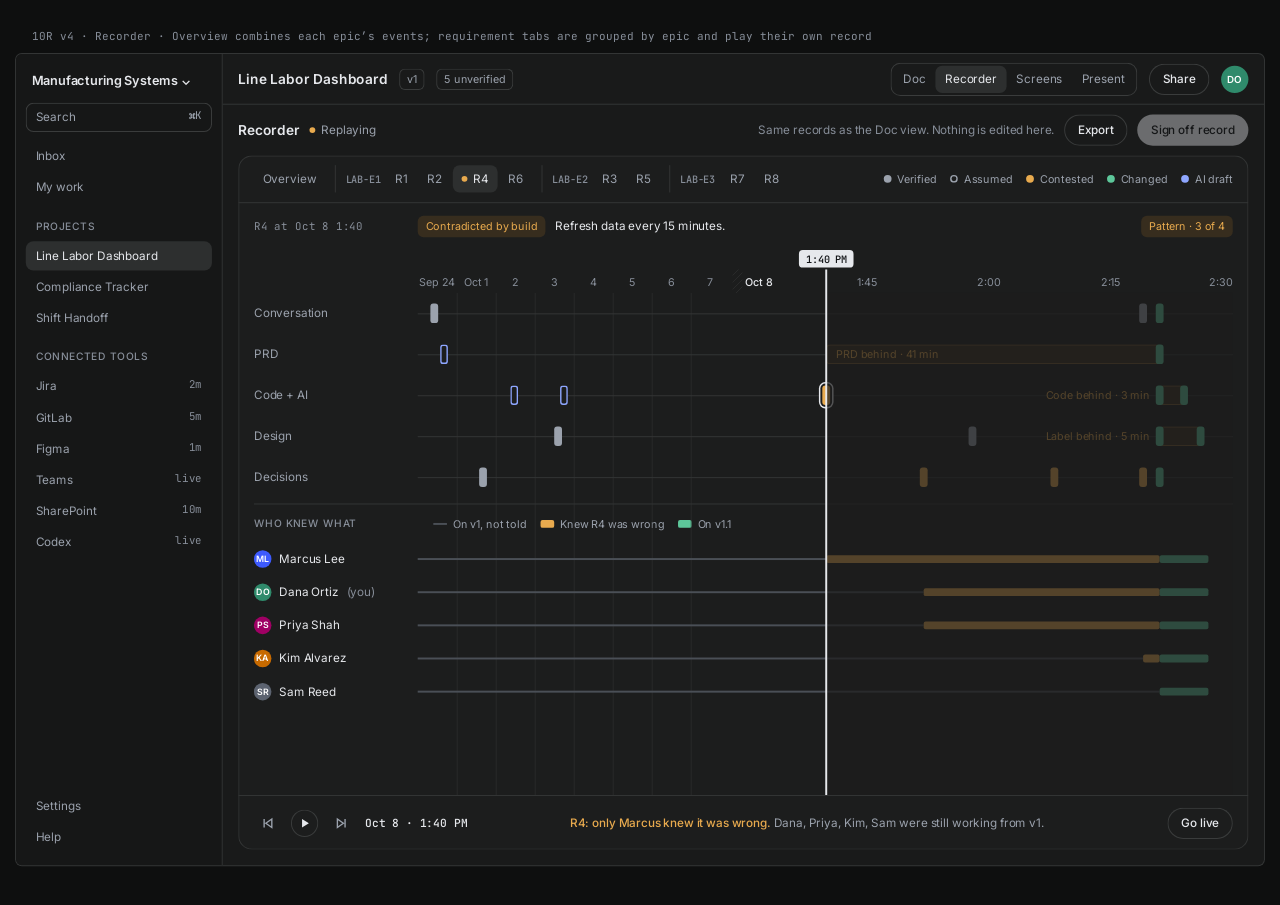
<file: design/recorder-artboard-v4.html>
<!doctype html>
<html lang="en">
<head>
<meta charset="utf-8" />
<meta name="viewport" content="width=device-width, initial-scale=1" />
<title>Recorder v4 Artboard</title>
<link rel="preconnect" href="https://fonts.googleapis.com" />
<link href="https://fonts.googleapis.com/css2?family=Inter:wght@400;500;600&family=JetBrains+Mono:wght@400;500&display=swap" rel="stylesheet" />
<style>
:root {
  --app: #191A1A; --sidebar: #161717; --panel: #1C1D1D; --card: #252727; --row: #2D2F2F;
  --line: #333535; --line-2: #3A3C3C; --text: #E6E8EC; --muted: #9BA2AD; --label: #878E99; --faint: #5F656E;
  --blue: #8EA6FF; --blue-bg: #1E2537; --amber: #E8AA4E; --amber-bg: #372D1E; --green: #5DC79A; --green-bg: #1C2F27;
  --mono: 'JetBrains Mono', ui-monospace, Menlo, monospace; --sans: 'Inter', system-ui, sans-serif;
  --lab: 168px;
}
* { box-sizing: border-box; }
html, body { margin: 0; background: #0E0F0F; color: var(--text); font: 12px/18px var(--sans); -webkit-font-smoothing: antialiased; }
button { font: inherit; color: inherit; background: none; border: 0; padding: 0; cursor: pointer; }
.stage { padding: 28px 16px 40px; display: grid; justify-items: center; gap: 10px; }
.artlabel { width: 1280px; font: 11px/16px var(--mono); color: var(--label); }
.scaler { width: 1280px; height: 832px; transform-origin: top left; }
.board { width: 1280px; height: 832px; display: flex; background: var(--app); border-radius: 6px; overflow: hidden; box-shadow: 0 0 0 1px var(--line); }

/* shell */
.side { width: 212px; background: var(--sidebar); border-right: 1px solid var(--line); padding: 14px 10px; display: flex; flex-direction: column; gap: 2px; flex-shrink: 0; }
.ws { font-weight: 600; font-size: 13px; padding: 4px 6px 12px; }
.search { display: flex; justify-content: space-between; padding: 6px 10px; border-radius: 8px; box-shadow: inset 0 0 0 1px var(--line-2); color: var(--muted); margin-bottom: 8px; }
.nav { padding: 6px 10px; border-radius: 8px; color: var(--muted); display: flex; justify-content: space-between; }
.nav.on { background: var(--row); color: var(--text); }
.navh { font-size: 10.5px; letter-spacing: .06em; text-transform: uppercase; color: var(--label); padding: 14px 10px 4px; font-weight: 500; }
.nav .f { font: 11px var(--mono); color: var(--label); }
.main { flex: 1; display: flex; flex-direction: column; min-width: 0; }
.top { height: 52px; display: flex; align-items: center; gap: 12px; padding: 0 16px; border-bottom: 1px solid var(--line); flex-shrink: 0; }
.top h1 { font-size: 14px; font-weight: 600; margin: 0; }
.chip { display: inline-flex; align-items: center; height: 22px; font-size: 11px; padding: 0 8px; border-radius: 6px; box-shadow: inset 0 0 0 1px var(--line-2); color: var(--muted); white-space: nowrap; }
.chip.green { background: var(--green-bg); color: var(--green); box-shadow: none; }
.chip.amber { background: var(--amber-bg); color: var(--amber); box-shadow: none; }
.chip.blue { background: var(--blue-bg); color: var(--blue); box-shadow: none; }
.grow { flex: 1; }
.seg { display: flex; padding: 3px; border-radius: 10px; box-shadow: inset 0 0 0 1px var(--line-2); }
.seg span { padding: 5px 10px; border-radius: 7px; color: var(--muted); }
.seg span.on { background: var(--row); color: var(--text); }
.pill { height: 32px; padding: 0 14px; border-radius: 999px; box-shadow: inset 0 0 0 1px var(--line-2); font-weight: 500; white-space: nowrap; }
.pill.primary { background: var(--text); color: #0F1114; box-shadow: none; }
.pill:disabled { opacity: .4; cursor: not-allowed; }
.av { width: 22px; height: 22px; border-radius: 50%; display: inline-grid; place-items: center; font-size: 9px; font-weight: 600; color: #fff; flex-shrink: 0; }

.bar { height: 52px; display: flex; align-items: center; gap: 10px; padding: 0 16px; flex-shrink: 0; }
.bar h2 { font-size: 14px; font-weight: 600; margin: 0; }
.state { display: flex; align-items: center; gap: 6px; color: var(--muted); }
.state i { width: 6px; height: 6px; border-radius: 50%; background: var(--green); }
.state.replay i { background: var(--amber); }
.note { color: var(--label); }
.card { margin: 0 16px 16px; flex: 1; background: var(--panel); border-radius: 14px; box-shadow: inset 0 0 0 1px var(--line); display: flex; flex-direction: column; min-height: 0; overflow: hidden; }

/* tabs */
.tabs { display: flex; align-items: center; gap: 4px; padding: 10px 16px; border-bottom: 1px solid var(--line); }
.tab { height: 28px; padding: 0 9px; border-radius: 7px; color: var(--muted); display: inline-flex; align-items: center; gap: 6px; white-space: nowrap; }
.tab:hover { color: var(--text); background: rgba(255,255,255,.03); }
.tab.on { background: var(--row); color: var(--text); }
.tab .sd { width: 6px; height: 6px; border-radius: 50%; }
.tab .sd.none { display: none; }
.grp { display: flex; align-items: center; gap: 2px; padding-left: 10px; margin-left: 6px; border-left: 1px solid var(--line); }
.grp .gl { font: 500 10.5px var(--mono); color: var(--label); padding-right: 4px; white-space: nowrap; }

/* view header */
.vhead { display: flex; align-items: center; gap: 10px; height: 48px; padding: 0 16px; flex-shrink: 0; }
.vhead .when { font: 11px var(--mono); color: var(--label); width: calc(var(--lab) - 10px); flex-shrink: 0; white-space: nowrap; }
.vhead .txt { flex: 1; min-width: 0; white-space: nowrap; overflow: hidden; text-overflow: ellipsis; }
.cap { font-size: 10.5px; letter-spacing: .06em; text-transform: uppercase; color: var(--label); font-weight: 500; white-space: nowrap; }
.legend { display: flex; gap: 14px; color: var(--muted); font-size: 11px; align-items: center; white-space: nowrap; }
.legend > span { display: inline-flex; align-items: center; gap: 6px; }
.k { display: inline-block; flex-shrink: 0; }

/* plot */
.plot { position: relative; padding: 0 16px; flex: 1; min-height: 0; }
.r { display: flex; align-items: center; }
.lab { width: var(--lab); flex-shrink: 0; padding-right: 12px; display: flex; align-items: center; gap: 8px; white-space: nowrap; overflow: hidden; color: var(--muted); height: 100%; }
.trk { position: relative; height: 100%; flex: 1; }
.axis { height: 44px; }
.axis .t { position: absolute; top: 24px; font-size: 11px; color: var(--label); transform: translateX(-50%); white-space: nowrap; }
.axis .t.l { transform: none; }
.axis .t.strong { color: var(--text); font-weight: 500; }
.axis .trk { cursor: ew-resize; }
.brk { position: absolute; top: 20px; bottom: 0; background: repeating-linear-gradient(135deg, transparent 0 4px, rgba(255,255,255,.06) 4px 5px); border-radius: 3px; }
.grid { position: absolute; top: 44px; bottom: 0; width: 1px; background: var(--line); opacity: .55; pointer-events: none; }

.epic { height: 40px; border-top: 1px solid var(--line); }
.epic .lab { color: var(--text); font-weight: 500; }
.epic .lab .id { font: 500 11px var(--mono); color: var(--label); }
.req { height: 30px; border-radius: 6px; cursor: pointer; }
.req:hover { background: rgba(255,255,255,.03); }
.req .lab { padding-left: 14px; }
.req .lab b { color: var(--text); font: 500 11px var(--mono); width: 20px; flex-shrink: 0; }
.req .lab span { overflow: hidden; text-overflow: ellipsis; }
.dot { position: absolute; top: 50%; width: 8px; height: 8px; margin: -4px 0 0 -4px; border-radius: 50%; }
.dot.verified { background: var(--muted); }
.dot.assumed { box-shadow: inset 0 0 0 1.5px var(--muted); }
.dot.contested { background: var(--amber); }
.dot.changed { background: var(--green); }
.dot.draft { background: var(--blue); }
.ln { position: absolute; top: 50%; height: 2px; margin-top: -1px; }
.ln.verified { background: var(--faint); }
.ln.assumed { background: repeating-linear-gradient(90deg, #6a717c 0 4px, transparent 4px 7px); }
.ln.draft { background: repeating-linear-gradient(90deg, var(--blue) 0 4px, transparent 4px 7px); }
.ln.contested { background: var(--amber); height: 4px; margin-top: -2px; border-radius: 2px; }
.ln.changed { background: var(--green); height: 4px; margin-top: -2px; border-radius: 2px; }
.pin { position: absolute; top: 50%; width: 0; height: 0; border-top: 4px solid transparent; border-bottom: 4px solid transparent; border-right: 6px solid var(--amber); margin: -4px 0 0 8px; cursor: help; }
.tick { position: absolute; top: 12px; width: 4px; height: 16px; margin-left: -2px; border-radius: 2px; cursor: pointer; }
.tick.person { background: var(--muted); }
.tick.ai { box-shadow: inset 0 0 0 1.5px var(--blue); }
.tick.open { background: var(--amber); }
.tick.done { background: var(--green); }

.lane { height: 42px; }
.lane .trk::before { content: ''; position: absolute; left: 0; right: 0; top: 50%; height: 1px; background: var(--line); }
.mk { position: absolute; top: 11px; width: 8px; height: 20px; margin-left: -4px; border-radius: 3px; cursor: pointer; z-index: 2; }
.mk:hover, .mk.cur { box-shadow: 0 0 0 2px var(--panel), 0 0 0 3.5px var(--text); }
.mk.person { background: var(--muted); }
.mk.ai { box-shadow: inset 0 0 0 1.5px var(--blue); background: var(--panel); }
.mk.ai:hover, .mk.ai.cur { box-shadow: inset 0 0 0 1.5px var(--blue), 0 0 0 2px var(--panel), 0 0 0 3.5px var(--text); }
.mk.open { background: var(--amber); }
.mk.done { background: var(--green); }
.lag { position: absolute; top: 11px; height: 20px; border-radius: 4px; background: var(--amber-bg); box-shadow: inset 0 0 0 1px rgba(232,170,78,.35); z-index: 1; cursor: help; }
.lagl { position: absolute; top: 12px; font-size: 11px; color: var(--amber); white-space: nowrap; z-index: 1; pointer-events: none; }
.sub { height: 40px; display: flex; align-items: center; gap: 16px; border-top: 1px solid var(--line); margin-top: 6px; }
.who { height: 34px; }
.who .lab { color: var(--text); }
.wseg { position: absolute; top: 50%; cursor: help; }
.wseg.v1 { height: 2px; margin-top: -1px; background: #4a4f56; }
.wseg.knows { height: 8px; margin-top: -4px; background: var(--amber); border-radius: 2px; }
.wseg.cur { height: 8px; margin-top: -4px; background: var(--green); border-radius: 2px; }
.empty { color: var(--label); padding: 18px 0 0 var(--lab); position: relative; z-index: 6; }

.mask { position: absolute; bottom: 0; right: 16px; background: rgba(28,29,29,.72); pointer-events: none; z-index: 3; }
.head { position: absolute; bottom: 0; width: 2px; margin-left: -1px; background: var(--text); z-index: 4; pointer-events: none; }
.htime { position: absolute; top: 0; transform: translateX(-50%); background: var(--text); color: #0F1114; font: 500 10.5px/18px var(--mono); padding: 0 7px; border-radius: 4px; white-space: nowrap; z-index: 5; cursor: ew-resize; user-select: none; }

.trans { display: flex; align-items: center; gap: 10px; padding: 0 16px; height: 56px; border-top: 1px solid var(--line); flex-shrink: 0; }
.ib { width: 28px; height: 28px; border-radius: 50%; display: grid; place-items: center; color: var(--muted); flex-shrink: 0; }
.ib.play { box-shadow: inset 0 0 0 1px var(--line-2); color: var(--text); }
.ib:hover { color: var(--text); background: var(--row); }
.clock { font: 500 11.5px var(--mono); width: 200px; white-space: nowrap; flex-shrink: 0; }
.callout { flex: 1; min-width: 0; color: var(--muted); white-space: nowrap; overflow: hidden; text-overflow: ellipsis; }
.callout strong { color: var(--amber); font-weight: 500; }

.tip { position: fixed; z-index: 50; width: 288px; padding: 12px; border-radius: 10px; background: var(--card); box-shadow: inset 0 0 0 1px var(--line-2), 0 16px 40px rgba(0,0,0,.55); pointer-events: none; display: none; }
.tip .th { display: flex; gap: 8px; align-items: center; margin-bottom: 6px; }
.tip .tn { font-weight: 500; }
.tip .tm { color: var(--label); font-size: 11px; }
.tip p { margin: 0 0 8px; }
.tip p:last-child { margin: 0; }
.tip .q { color: var(--muted); }
.tip .chips { display: flex; flex-wrap: wrap; gap: 6px; }
</style>
</head>
<body>
<div class="stage">
  <div class="artlabel" id="artlabel">10R v4 · Recorder · Overview combines each epic’s events; requirement tabs are grouped by epic and play their own record</div>
  <div class="scaler" id="scaler">
  <div class="board">
    <aside class="side">
      <div class="ws">Manufacturing Systems ⌄</div>
      <div class="search"><span>Search</span><span style="font:11px var(--mono)">⌘K</span></div>
      <div class="nav">Inbox</div><div class="nav">My work</div>
      <div class="navh">Projects</div>
      <div class="nav on">Line Labor Dashboard</div><div class="nav">Compliance Tracker</div><div class="nav">Shift Handoff</div>
      <div class="navh">Connected tools</div>
      <div class="nav">Jira <span class="f">2m</span></div><div class="nav">GitLab <span class="f">5m</span></div><div class="nav">Figma <span class="f">1m</span></div>
      <div class="nav">Teams <span class="f">live</span></div><div class="nav">SharePoint <span class="f">10m</span></div><div class="nav">Codex <span class="f">live</span></div>
      <div class="grow"></div><div class="nav">Settings</div><div class="nav">Help</div>
    </aside>
    <div class="main">
      <div class="top">
        <h1>Line Labor Dashboard</h1>
        <span class="chip" id="ver"></span><span class="chip" id="unv"></span>
        <span class="grow"></span>
        <div class="seg"><span>Doc</span><span class="on">Recorder</span><span>Screens</span><span>Present</span></div>
        <button class="pill">Share</button>
        <span class="av" style="background:#2F8A6B;width:28px;height:28px;font-size:10px">DO</span>
      </div>
      <div class="bar">
        <h2>Recorder</h2>
        <span class="state" id="state"><i></i><span></span></span>
        <span class="grow"></span>
        <span class="note">Same records as the Doc view. Nothing is edited here.</span>
        <button class="pill">Export</button>
        <button class="pill primary" id="signoff">Sign off record</button>
      </div>
      <div class="card">
        <div class="tabs" id="tabs"></div>
        <div class="vhead" id="vhead"></div>
        <div class="plot" id="plot"></div>
        <div class="trans">
          <button class="ib" id="prev" aria-label="Previous event"><svg width="14" height="14" viewBox="0 0 16 16" fill="none" stroke="currentColor" stroke-width="1.6"><path d="M4 3v10M13 3 6 8l7 5z"/></svg></button>
          <button class="ib play" id="play" aria-label="Play"><svg width="14" height="14" viewBox="0 0 16 16" fill="currentColor"><path d="M5 3l8 5-8 5z"/></svg></button>
          <button class="ib" id="next" aria-label="Next event"><svg width="14" height="14" viewBox="0 0 16 16" fill="none" stroke="currentColor" stroke-width="1.6"><path d="M12 3v10M3 3l7 5-7 5z"/></svg></button>
          <span class="clock" id="clock"></span>
          <span class="callout" id="callout"></span>
          <button class="pill" id="live">Go live</button>
        </div>
      </div>
    </div>
  </div>
  </div>
</div>
<div class="tip" id="tip"></div>

<script>
// ---------- time ----------
// T = minutes since Sep 24 00:00. Day numbers: Sep 24 = 0, Oct 1 = 7 … Oct 8 = 14.
const D = (day, h, m) => day * 1440 + h * 60 + m;
const OCT8 = 14, ZFROM = 13 * 60 + 30, ZTO = 14 * 60 + 30, LIVE = D(OCT8, 14, 27);
const DAYS = [0, 7, 8, 9, 10, 11, 12, 13];
const dayName = (d) => (d === 0 ? 'Sep 24' : `Oct ${d - 6}`);
const clock = (m) => `${((Math.floor(m / 60) + 11) % 12) + 1}:${String(m % 60).padStart(2, '0')}`;
const fmt = (T) => { const d = Math.floor(T / 1440), m = T % 1440; return { date: dayName(d), time: `${clock(m)} ${m < 720 ? 'AM' : 'PM'}`, short: clock(m) }; };
const whenStr = (T) => `${fmt(T).date} · ${fmt(T).time}`;

// An axis is a row of segments. 'days' = one column per day (time of day spreads within the column);
// 'mins' = one day drawn minute by minute. R4 needs the minute view of Oct 8; the other requirements don't.
let TW = 0, AX = null;
function makeAxis(kind) {
  if (kind === 'days') return [{ k: 'days', days: [...DAYS, OCT8], w: TW }];
  const dw = 40 * DAYS.length, brk = 16;
  return [{ k: 'days', days: DAYS, w: dw }, { k: 'brk', w: brk }, { k: 'mins', day: OCT8, w: TW - dw - brk }];
}
function xOf(T) {
  let off = 0;
  const d = Math.floor(T / 1440), m = T % 1440;
  for (const s of AX) {
    if (s.k === 'days') {
      const cw = s.w / s.days.length;
      let i = s.days.indexOf(d);
      if (i < 0 && d < s.days[s.days.length - 1]) { i = s.days.filter((x) => x <= d).length - 1; return off + i * cw + cw - 4; }
      if (i >= 0) return off + i * cw + Math.max(5, Math.min(cw - 5, (m / 1440) * cw));
    }
    if (s.k === 'mins' && d === s.day) return off + Math.max(0, Math.min(1, (m - ZFROM) / (ZTO - ZFROM))) * s.w;
    off += s.w;
  }
  return off;
}
const colCenter = (d) => { const s = AX[0], cw = s.w / s.days.length, i = s.days.indexOf(d); return i < 0 ? null : i * cw + cw / 2; };
function tOf(x) {
  let off = 0;
  for (const s of AX) {
    if (x < off + s.w || s === AX[AX.length - 1]) {
      const lx = Math.max(0, x - off);
      if (s.k === 'days') { const cw = s.w / s.days.length, i = Math.min(s.days.length - 1, Math.floor(lx / cw)); return Math.min(LIVE, s.days[i] * 1440 + Math.round(((lx - i * cw) / cw) * 1439)); }
      if (s.k === 'brk') return D(OCT8, 13, 30);
      return Math.min(LIVE, D(OCT8, 0, 0) + ZFROM + Math.round((lx / s.w) * (ZTO - ZFROM)));
    }
    off += s.w;
  }
  return LIVE;
}

// ---------- story data (R4 follows src/store.js; other requirements use the store's records with placeholder dates) ----------
const PEOPLE = {
  marcus: ['Marcus Lee', 'ML', '#3D5AFE'], priya: ['Priya Shah', 'PS', '#9F0064'], dana: ['Dana Ortiz', 'DO', '#2F8A6B'],
  kim: ['Kim Alvarez', 'KA', '#C76A00'], sam: ['Sam Reed', 'SR', '#5C6370'], jordan: ['Jordan Kim', 'JK', '#4100E2'],
  astra: ['Astra', 'A', '#3A3C3C'], codex: ['Codex', '>_', '#2D2F2F'],
};
const R4_OLD = 'Refresh data every 15 minutes.';
const R4_NEW = 'Refresh data hourly, 5 minutes after the timekeeping system syncs. Show the real last-sync time.';
const EPICS = [
  ['LAB-E1', 'Live labor visibility', ['R1', 'R2', 'R4', 'R6']],
  ['LAB-E2', 'Filtering', ['R3', 'R5']],
  ['LAB-E3', 'Alerts and history', ['R7', 'R8']],
];
const PUB = D(7, 16, 0);
const REQ = {
  R1: { short: 'Hours by dept', text: 'Show labor hours per department for the current shift.', born: D(0, 16, 0), st: (T) => (T < PUB ? 'draft' : 'verified') },
  R2: { short: '85% flag', text: 'Flag any department above 85% of planned hours.', born: D(0, 16, 0), st: (T) => (T < PUB ? 'draft' : 'verified') },
  R3: { short: 'Shift filter', text: 'Let leaders filter by shift (1st, 2nd, 3rd).', born: D(0, 16, 0), st: (T) => (T < PUB ? 'draft' : 'verified') },
  R4: { short: 'Refresh rate', text: null, born: D(0, 16, 0), st: (T) => (T < PUB ? 'draft' : T < D(OCT8, 13, 40) ? 'assumed' : T < D(OCT8, 14, 21) ? 'contested' : 'changed') },
  R5: { short: 'Dept detail', text: 'Show a department detail view with an hourly breakdown.', born: D(7, 9, 30), st: () => 'draft' },
  R6: { short: 'Crews by lead', text: 'Show each crew lead their own departments first.', born: D(9, 10, 40), st: () => 'assumed' },
  R7: { short: 'Overtime alerts', text: 'Send the shift lead a Teams alert when a department crosses the overtime threshold.', born: D(0, 16, 0), st: (T) => (T < PUB ? 'draft' : 'assumed') },
  R8: { short: 'Shift history', text: 'Keep 90 days of shift history for weekly labor reviews.', born: D(10, 15, 5), st: () => 'assumed' },
};
const reqText = (id, T) => (id === 'R4' ? (REQ.R4.st(T) === 'changed' ? R4_NEW : R4_OLD) : REQ[id].text);
const WORD = { verified: 'Verified', assumed: 'Assumed', contested: 'Contradicted by build', changed: 'Changed in v1.1', draft: 'AI draft' };
const TONE = { verified: '', assumed: '', contested: 'amber', changed: 'green', draft: 'blue' };
const LANES = ['Conversation', 'PRD', 'Code + AI', 'Design', 'Decisions'];

// [req, time, lane, kind, who, text, chips, reviewer]
const EV = [
  ['R4', D(0, 10, 18), 0, 'person', 'kim', 'Kickoff call: “If leads can see it by lunch, they can move people before it turns into overtime.”', ['Kickoff transcript 18:40']],
  ['R4', D(0, 16, 0), 1, 'ai', 'astra', 'Drafted R4 “Refresh data every 15 minutes” from the kickoff transcript.', [], 'Dana Ortiz'],
  ['R4', PUB, 4, 'person', 'dana', 'Published PRD v1 with R4 still assumed. The assumption check flagged it first.', ['Assumption check · Oct 1']],
  ['R4', D(8, 11, 20), 2, 'ai', 'astra', 'Created Jira LAB-15 from R4: refresh labor hours every 15 minutes.', ['Jira LAB-15'], 'Dana Ortiz'],
  ['R4', D(9, 14, 40), 3, 'person', 'priya', 'Added an “Updated every 15 min” label to the Overview frame.', ['Figma · Overview']],
  ['R4', D(9, 18, 5), 2, 'ai', 'codex', 'Wrote the refresh job on a 15-minute schedule, as R4 says. Opened !219.', ['GitLab !219'], 'Marcus Lee'],
  ['R4', D(OCT8, 13, 40), 2, 'open', 'codex', 'Build test: the timekeeping API returns sync_interval PT1H. R4 is contradicted.', ['API response · Oct 8', 'Spec §3.2 · 2023'], 'Marcus Lee'],
  ['R4', D(OCT8, 13, 52), 4, 'open', 'marcus', 'Proposed changing R4 to an hourly refresh, 5 minutes after each sync.', ['Proposal · R4']],
  ['R4', D(OCT8, 13, 58), 3, 'person', 'priya', 'Agreed in the Figma plugin: “I’ll relabel ‘Updated every 15 min’ to show the actual last sync time.”', []],
  ['R4', D(OCT8, 14, 8), 4, 'open', 'dana', 'Asked for more evidence: the linked spec section is from 2023.', []],
  ['R4', D(OCT8, 14, 19), 4, 'open', 'marcus', 'Added changelog lines 58–60 (data owner confirmed hourly in Sept) and resent.', ['Changelog L58–60 · Sep 2026']],
  ['R4', D(OCT8, 14, 19), 0, 'person', 'kim', 'Agreed in Teams: “Hourly still gets us there by lunch.”', []],
  ['R4', D(OCT8, 14, 21), 4, 'done', 'dana', 'Approved R4: “Hourly still meets the mid-shift goal. Label shows the real sync time.”', ['Decision record · R4']],
  ['R4', D(OCT8, 14, 21), 1, 'done', 'astra', 'Published PRD v1.1 with the new R4.', ['PRD v1.1']],
  ['R4', D(OCT8, 14, 21), 2, 'done', 'astra', 'Updated the Jira LAB-15 description for v1.1.', ['Jira LAB-15']],
  ['R4', D(OCT8, 14, 21), 0, 'done', 'astra', 'Posted v1.1 to Teams. Kim and Sam were notified.', ['Teams · #line-labor']],
  ['R4', D(OCT8, 14, 21), 3, 'done', 'astra', 'Left a comment on the Overview frame for Priya.', ['Figma · Overview']],
  ['R4', D(OCT8, 14, 24), 2, 'done', 'marcus', 'Updated the refresh job to hourly (5 * * * *).', ['GitLab !219']],
  ['R4', D(OCT8, 14, 26), 3, 'done', 'priya', 'Relabeled the Overview: “Last synced 1:00 PM · next 2:05 PM”.', ['Figma · Overview']],

  ['R1', D(0, 16, 0), 1, 'ai', 'astra', 'Drafted R1 from the kickoff transcript.', [], 'Dana Ortiz'],
  ['R1', PUB, 4, 'person', 'dana', 'Approved R1 in PRD v1.', []],
  ['R1', D(9, 11, 0), 3, 'person', 'priya', 'Drew the department bars on the Overview frame.', ['Figma · Overview']],
  ['R1', D(10, 15, 30), 2, 'person', 'marcus', 'Merged !205, the department hours endpoint.', ['GitLab !205']],
  ['R1', D(11, 9, 0), 2, 'done', 'astra', 'Jira LAB-12 moved to Done.', ['Jira LAB-12']],

  ['R2', D(0, 16, 0), 1, 'ai', 'astra', 'Drafted R2 from the kickoff transcript.', [], 'Dana Ortiz'],
  ['R2', PUB, 4, 'person', 'dana', 'Approved R2 in PRD v1.', []],
  ['R2', D(9, 11, 30), 3, 'person', 'priya', 'Added the over-85% highlight state to the Overview frame.', ['Figma · Overview']],
  ['R2', D(11, 10, 0), 2, 'person', 'jordan', 'Started Jira LAB-13, the overtime flag.', ['Jira LAB-13']],

  ['R3', D(0, 16, 0), 1, 'ai', 'astra', 'Drafted R3 from the kickoff transcript.', [], 'Dana Ortiz'],
  ['R3', PUB, 4, 'person', 'dana', 'Approved R3 in PRD v1.', []],
  ['R3', D(9, 13, 0), 3, 'person', 'priya', 'Designed the Filters frame.', ['Figma · Filters']],
  ['R3', D(12, 14, 0), 2, 'person', 'marcus', 'Opened !212, the shift filter UI.', ['GitLab !212']],

  ['R5', D(7, 9, 30), 1, 'ai', 'astra', 'Drafted R5 from crew lead notes. Nobody has accepted it.', ['Lead notes'], null],
  ['R5', D(9, 15, 0), 3, 'person', 'priya', 'Made a Department detail frame. It may match R5, but nobody has linked it.', ['Figma · Department detail']],

  ['R6', D(9, 10, 0), 0, 'person', 'sam', 'Lead sync call: crew leads want to see their own departments first.', ['Lead sync · Oct 3']],
  ['R6', D(9, 10, 40), 1, 'ai', 'astra', 'Added R6 as assumed from the lead sync call.', [], 'Dana Ortiz'],

  ['R7', D(0, 10, 31), 0, 'person', 'kim', 'Kickoff call: asked for a Teams alert when a department nears overtime.', ['Kickoff transcript 31:20']],
  ['R7', D(0, 16, 0), 1, 'ai', 'astra', 'Drafted R7 from the kickoff transcript.', [], 'Dana Ortiz'],
  ['R7', PUB, 4, 'person', 'dana', 'Published R7 in v1 as assumed. No tickets yet.', []],

  ['R8', D(10, 14, 30), 0, 'person', 'sam', 'SME sync: weekly labor reviews look back about 90 days.', ['SME sync · Oct 4']],
  ['R8', D(10, 15, 5), 1, 'ai', 'astra', 'Added R8 as assumed from the SME sync.', [], 'Dana Ortiz'],
];
const LAGS = [
  [1, D(OCT8, 13, 40), D(OCT8, 14, 21), 'PRD behind · 41 min', 'in', 'The build knew R4 was wrong at 1:40 PM. The PRD said so at 2:21 PM.'],
  [2, D(OCT8, 14, 21), D(OCT8, 14, 24), 'Code behind · 3 min', 'before', 'v1.1 was approved at 2:21 PM. The refresh job matched it at 2:24 PM.'],
  [3, D(OCT8, 14, 21), D(OCT8, 14, 26), 'Label behind · 5 min', 'before', 'v1.1 was approved at 2:21 PM. The Overview label matched it at 2:26 PM.'],
];
const KNEW = [
  ['marcus', D(OCT8, 13, 40), D(OCT8, 14, 21), 'Saw the build test in Codex'],
  ['dana', D(OCT8, 13, 52), D(OCT8, 14, 21), 'Got the proposal in Astra'],
  ['priya', D(OCT8, 13, 52), D(OCT8, 14, 21), 'Got the pending change in Figma'],
  ['kim', D(OCT8, 14, 19), D(OCT8, 14, 21), 'Saw the thread in Teams'],
  ['sam', null, D(OCT8, 14, 21), null],
];
const knewAt = (k, T) => (T >= k[2] ? 'cur' : k[1] !== null && T >= k[1] ? 'knows' : 'v1');
const PATTERN = '<p><b>Pattern across 3 PRDs · early signal</b></p><p class="q">Across 3 PRDs, 3 of 4 requirements set from a kickoff quote and never checked against the source system changed after the build started.</p><p class="q">This was shown on R4 at the assumption check on Oct 1. v1 was published anyway, and R4 changed a week later.</p><p class="tm">Counts requirements and sources, never people.</p>';

// ---------- state ----------
let view = 'R4', T = D(OCT8, 13, 40), playing = null;
const $ = (id) => document.getElementById(id);
const TIPS = {}; let tipN = 0;
const tip = (html) => { const k = 't' + tipN++; TIPS[k] = html; return `data-tip="${k}"`; };
const av = (id, s = 22) => { const p = PEOPLE[id]; return `<span class="av" style="background:${p[2]};width:${s}px;height:${s}px">${p[1]}</span>`; };
const eventsFor = (v) => EV.filter((e) => v === 'overview' || e[0] === v);
const evTip = (e) => {
  const [req, t, li, kind, who, text, chips, rev] = e, p = PEOPLE[who];
  const ai = rev ? `<span class="chip blue">AI action · reviewed by ${rev}</span>` : kind === 'ai' ? '<span class="chip blue">AI action · not reviewed</span>' : '';
  return tip(`<div class="th">${av(who)}<div><div class="tn">${p[0]}</div><div class="tm">${req} · ${LANES[li]} · ${whenStr(t)}</div></div></div><p>${text}</p><div class="chips">${ai}${chips.map((c) => `<span class="chip">${c}</span>`).join('')}</div>`);
};
const statusTip = (id, s, when) => tip(`<div class="th"><span class="tn">${id} · ${REQ[id].short}</span><span class="chip ${TONE[s]}">${WORD[s]}</span></div><p class="tm">${when}</p><p class="q">${id === 'R4' ? (s === 'changed' ? R4_NEW : R4_OLD) : REQ[id].text}</p>`);

// ---------- tabs ----------
function renderTabs() {
  const dot = (id) => { const s = REQ[id].st(T); return s === 'contested' ? 'var(--amber)' : s === 'changed' ? 'var(--green)' : 'transparent'; };
  let h = `<button class="tab${view === 'overview' ? ' on' : ''}" data-v="overview">Overview</button>`;
  for (const [eid, , reqs] of EPICS) h += `<div class="grp"><span class="gl">${eid}</span>${reqs.map((r) => `<button class="tab${view === r ? ' on' : ''}" data-v="${r}"><span class="sd${dot(r) === 'transparent' ? ' none' : ''}" style="background:${dot(r)}"></span>${r}</button>`).join('')}</div>`;
  h += `<span class="grow"></span><span class="legend">${[['verified', 'Verified'], ['assumed', 'Assumed'], ['contested', 'Contested'], ['changed', 'Changed'], ['draft', 'AI draft']].map(([c, l]) => `<span><span class="k dot ${c}" style="position:static;margin:0"></span>${l}</span>`).join('')}</span>`;
  $('tabs').innerHTML = h;
  $('tabs').querySelectorAll('[data-v]').forEach((b) => (b.onclick = () => go(b.dataset.v)));
}
const go = (v) => { stop(); view = v; build(); };

// ---------- plot ----------
function axisRow() {
  let t = '', off = 0, grid = '';
  for (const s of AX) {
    if (s.k === 'days') {
      const cw = s.w / s.days.length;
      s.days.forEach((d, i) => {
        const lbl = d === 0 ? 'Sep 24' : d === 7 ? 'Oct 1' : cw > 60 ? dayName(d) : String(d - 6);
        t += `<span class="t" style="left:${off + i * cw + cw / 2}px">${lbl}</span>`;
        if (i > 0) grid += `<span class="grid" style="left:calc(16px + var(--lab) + ${off + i * cw}px)"></span>`;
      });
    } else if (s.k === 'brk') {
      t += `<span class="brk" style="left:${off + 3}px;width:${s.w - 6}px" ${tip('<p><b>The scale changes here</b></p><p class="q">Sep 24 to Oct 7 get one column per day. Oct 8 is drawn minute by minute, 1:30 to 2:30 PM.</p>')}></span>`;
    } else {
      t += `<span class="t l strong" style="left:${off}px">Oct 8</span>`;
      for (let m = ZFROM + 15; m <= ZTO; m += 15) t += `<span class="t" style="left:${off + ((m - ZFROM) / (ZTO - ZFROM)) * s.w - (m === ZTO ? 12 : 0)}px">${clock(m)}</span>`;
    }
    off += s.w;
  }
  return `<div class="r axis"><div class="lab"></div><div class="trk" id="axtrk">${t}</div></div>${grid}`;
}

function statusCells(id) {
  let h = '';
  for (const d of AX[0].days) {
    const end = d * 1440 + 1439, x = colCenter(d);
    if (end < REQ[id].born || x === null) continue;
    const s = REQ[id].st(end);
    h += `<span class="dot ${s}" style="left:${x}px" ${statusTip(id, s, `End of ${dayName(d)}`)}></span>`;
    if (id === 'R4' && d === 7) h += `<span class="pin" style="left:${x}px" ${tip(PATTERN)}></span>`;
  }
  if (AX.length > 1) {
    const segs = id === 'R4' ? [[D(OCT8, 13, 30), D(OCT8, 13, 40)], [D(OCT8, 13, 40), D(OCT8, 14, 21)], [D(OCT8, 14, 21), LIVE]] : [[D(OCT8, 13, 30), LIVE]];
    for (const [a, b] of segs) { const s = REQ[id].st(a); h += `<span class="ln ${s}" style="left:${xOf(a)}px;width:${xOf(b) - xOf(a)}px" ${statusTip(id, s, `Oct 8 · ${fmt(a).short} to ${fmt(b).time}`)}></span>`; }
  }
  return h;
}

function overview() {
  let h = '';
  for (const [eid, name, reqs] of EPICS) {
    const evs = EV.filter((e) => reqs.includes(e[0])).sort((p, q) => p[1] - q[1]);
    const placed = [];
    const ticks = evs.map((e) => {
      // Ticks closer than 6px would sit on top of each other: nudge each one right of the last.
      let x = xOf(e[1]);
      const prev = placed[placed.length - 1];
      if (prev !== undefined && x - prev < 6) x = prev + 6;
      placed.push(x);
      return `<span class="tick ${e[3]}" data-t="${e[1]}" style="left:${x}px" ${evTip(e)}></span>`;
    }).join('');
    h += `<div class="r epic"><div class="lab"><span class="id">${eid}</span>${name}</div><div class="trk">${ticks}</div></div>`;
    for (const id of reqs) h += `<div class="r req" data-v="${id}"><div class="lab"><b>${id}</b><span>${REQ[id].short}</span></div><div class="trk">${statusCells(id)}</div></div>`;
  }
  return h;
}

function record(id) {
  let h = '';
  LANES.forEach((name, li) => {
    let inner = '';
    if (id === 'R4') for (const [l, a, b, txt, place, why] of LAGS) if (l === li) {
      inner += `<span class="lag" style="left:${xOf(a)}px;width:${xOf(b) - xOf(a)}px" ${tip(`<p><b>${txt}</b></p><p class="q">${why}</p>`)}></span>`;
      inner += place === 'in' ? `<span class="lagl" style="left:${xOf(a) + 10}px">${txt}</span>` : `<span class="lagl" style="right:calc(100% - ${xOf(a) - 10}px)">${txt}</span>`;
    }
    EV.forEach((e, i) => { if (e[0] === id && e[2] === li) inner += `<span class="mk ${e[3]}" data-t="${e[1]}" style="left:${xOf(e[1])}px" ${evTip(e)}></span>`; });
    h += `<div class="r lane"><div class="lab">${name}</div><div class="trk">${inner}</div></div>`;
  });
  if (id === 'R4') {
    h += `<div class="r sub"><div class="lab"><span class="cap">Who knew what</span></div><span class="legend"><span><span class="k" style="width:14px;height:2px;background:#4a4f56"></span>On v1, not told</span><span><span class="k" style="width:14px;height:8px;background:var(--amber);border-radius:2px"></span>Knew R4 was wrong</span><span><span class="k" style="width:14px;height:8px;background:var(--green);border-radius:2px"></span>On v1.1</span></span></div>`;
    for (const k of KNEW) {
      const [pid, a, b, how] = k, p = PEOPLE[pid], s1 = a ?? b;
      let segs = `<span class="wseg v1" style="left:0;width:${xOf(s1)}px" ${tip(`<div class="th">${av(pid)}<span class="tn">${p[0]}</span></div><p>Working from v1, not told R4 was wrong.</p><p class="tm">Until ${whenStr(s1)}</p>`)}></span>`;
      if (a !== null) segs += `<span class="wseg knows" style="left:${xOf(a)}px;width:${xOf(b) - xOf(a)}px" ${tip(`<div class="th">${av(pid)}<span class="tn">${p[0]}</span></div><p>Knew R4 was wrong while the PRD still said every 15 minutes.</p><p class="tm">${how} · ${fmt(a).time} to ${fmt(b).time}</p>`)}></span>`;
      segs += `<span class="wseg cur" style="left:${xOf(b)}px;width:${xOf(LIVE) - xOf(b)}px" ${tip(`<div class="th">${av(pid)}<span class="tn">${p[0]}</span></div><p>On v1.1.</p><p class="tm">Since ${fmt(b).time}${pid === 'kim' || pid === 'sam' ? ' · Teams alert' : ''}</p>`)}></span>`;
      h += `<div class="r who"><div class="lab">${av(pid, 18)}${p[0]}${pid === 'dana' ? '<span style="color:var(--label)">(you)</span>' : ''}</div><div class="trk">${segs}</div></div>`;
    }
  } else {
    h += `<div class="empty">No change has been proposed on ${id}, so everyone is working from the same version. ${REQ[id].st(LIVE) === 'assumed' ? 'It is still assumed: nobody has checked it against a source.' : ''}</div>`;
  }
  return h;
}

function build() {
  const plot = $('plot');
  TW = plot.clientWidth - 32 - parseInt(getComputedStyle(document.documentElement).getPropertyValue('--lab'));
  AX = makeAxis(view === 'overview' || view === 'R4' ? 'mixed' : 'days');
  if (!eventsFor(view).length) T = LIVE;
  plot.innerHTML = axisRow() + (view === 'overview' ? overview() : record(view)) + '<div class="mask" id="mask"></div><div class="head" id="head"></div><span class="htime" id="htime"></span>';
  plot.querySelectorAll('.req[data-v]').forEach((r) => (r.onclick = (e) => { if (!e.target.closest('[data-tip].dot, .pin')) go(r.dataset.v); }));
  plot.querySelectorAll('[data-t]').forEach((m) => (m.onclick = (e) => { e.stopPropagation(); stop(); T = +m.dataset.t; update(); }));
  bindTips(plot);
  bindDrag();
  update();
}

function update() {
  const live = T >= LIVE;
  const x = xOf(Math.min(T, LIVE));
  const lab = 16 + parseInt(getComputedStyle(document.documentElement).getPropertyValue('--lab'));
  $('head').style.cssText = `left:${lab + x}px;top:20px`;
  $('mask').style.cssText = `left:${lab + x}px;top:44px`;
  const ht = $('htime'); ht.style.left = lab + x + 'px'; ht.textContent = live ? 'Live' : T >= D(OCT8, 0, 0) && AX.length > 1 ? fmt(T).time : `${fmt(T).date} · ${fmt(T).time}`;
  // Hide axis labels the playhead line would cut through.
  document.querySelectorAll('.axis .t').forEach((t) => { const c = t.offsetLeft + (t.classList.contains('l') ? 0 : 0); t.style.visibility = Math.abs(parseFloat(t.style.left) - x) < 14 ? 'hidden' : ''; });
  document.querySelectorAll('.mk').forEach((m) => m.classList.toggle('cur', !live && +m.dataset.t === lastEventAt(T)));
  renderTabs();
  // view header
  const s4 = REQ.R4.st(T);
  if (view === 'overview') {
    $('vhead').innerHTML = `<span class="cap" style="width:calc(var(--lab) - 10px)">Every requirement</span><span class="txt muted" style="color:var(--muted)">Each epic row combines its requirements’ events. Click a requirement to play its record.</span><span class="chip amber" style="cursor:help" ${tip(PATTERN)}>Pattern · 3 of 4</span>`;
  } else {
    const s = REQ[view].st(T), born = T >= REQ[view].born;
    $('vhead').innerHTML = `<span class="when">${view} ${live ? 'right now' : 'at ' + fmt(T).date + ' ' + fmt(T).short}</span>${born ? `<span class="chip ${TONE[s]}">${WORD[s]}</span><span class="txt">${reqText(view, T)}</span>` : '<span class="txt" style="color:var(--label)">Not written yet.</span>'}${view === 'R4' ? `<span class="chip amber" style="cursor:help" ${tip(PATTERN)}>Pattern · 3 of 4</span>` : ''}`;
  }
  bindTips($('vhead'));
  // top bar
  const v11 = T >= D(OCT8, 14, 21);
  $('ver').textContent = v11 ? 'v1.1' : T >= PUB ? 'v1' : 'v1 draft';
  $('ver').className = 'chip' + (v11 ? ' green' : '');
  const unv = Object.keys(REQ).filter((id) => T >= REQ[id].born && !['verified', 'changed'].includes(REQ[id].st(T))).length;
  $('unv').textContent = `${unv} unverified`;
  $('state').className = 'state' + (live ? '' : ' replay');
  $('state').querySelector('span').textContent = live ? 'Recording' : 'Replaying';
  $('signoff').disabled = !live;
  $('clock').textContent = live ? `Live · Oct 8 · ${fmt(LIVE).time}` : whenStr(T);
  $('live').style.visibility = live ? 'hidden' : 'visible';
  // callout
  const evs = eventsFor(view).filter((e) => e[1] <= T);
  let c;
  if (view === 'overview' || view === 'R4') {
    const notTold = KNEW.filter((k) => knewAt(k, T) === 'v1').map((k) => PEOPLE[k[0]][0].split(' ')[0]);
    const knew = KNEW.filter((k) => knewAt(k, T) === 'knows').map((k) => PEOPLE[k[0]][0].split(' ')[0]);
    if (live) c = view === 'R4' ? 'Everyone is on v1.1. Sign off to close R4’s record.' : '1 requirement changed today (R4). 4 are still unverified.';
    else if (s4 === 'contested') c = `<strong>R4: ${knew.length === 1 ? 'only ' + knew[0] + ' knew' : knew.join(', ') + ' knew'} it was wrong.</strong> ${notTold.length ? notTold.join(', ') + (notTold.length > 1 ? ' were' : ' was') + ' still working from v1.' : 'The PRD still said every 15 minutes.'}`;
    else if (s4 === 'changed') c = 'R4 changed in v1.1. Code and design are catching up.';
    else c = `${evs.length} event${evs.length === 1 ? '' : 's'} so far. R4 is assumed: nobody has checked it against the timekeeping system.`;
  } else c = `${evs.length} of ${eventsFor(view).length} events on ${view} so far.`;
  $('callout').innerHTML = c;
}
const lastEventAt = (t) => eventsFor(view).reduce((best, e) => (e[1] <= t && e[1] > best ? e[1] : best), -1);

// ---------- interactions ----------
function bindTips(root) {
  const el = $('tip');
  root.querySelectorAll('[data-tip]').forEach((n) => {
    n.onmouseenter = () => { el.innerHTML = TIPS[n.dataset.tip]; el.style.display = 'block'; };
    n.onmousemove = (e) => {
      const h = el.offsetHeight;
      el.style.left = Math.min(window.innerWidth - 300, e.clientX + 14) + 'px';
      el.style.top = (e.clientY + h + 24 > window.innerHeight ? e.clientY - h - 12 : e.clientY + 16) + 'px';
    };
    n.onmouseleave = () => { el.style.display = 'none'; };
  });
}
function bindDrag() {
  const plot = $('plot');
  const move = (e) => {
    const r = $('axtrk').getBoundingClientRect(), k = r.width / $('axtrk').offsetWidth;
    T = tOf((e.clientX - r.left) / k); update();
  };
  const down = (e) => { stop(); move(e); const up = () => { window.removeEventListener('mousemove', move); window.removeEventListener('mouseup', up); }; window.addEventListener('mousemove', move); window.addEventListener('mouseup', up); e.preventDefault(); };
  $('htime').onmousedown = down; $('axtrk').onmousedown = down;
}
const times = () => [...new Set(eventsFor(view).map((e) => e[1]))].sort((a, b) => a - b);
const step = (dir) => { const ts = times(); const i = dir > 0 ? ts.findIndex((t) => t > T) : ts.findLastIndex((t) => t < T); if (i >= 0) T = ts[i]; else if (dir > 0) T = LIVE; update(); };
const stop = () => { clearInterval(playing); playing = null; };
$('prev').onclick = () => { stop(); step(-1); };
$('next').onclick = () => { stop(); step(1); };
$('live').onclick = () => { stop(); T = LIVE; update(); };
$('play').onclick = () => {
  if (playing) return stop();
  if (T >= LIVE) T = times()[0];
  update();
  playing = setInterval(() => { step(1); if (T >= LIVE) stop(); }, 900);
};
document.addEventListener('keydown', (e) => { if (e.key === 'ArrowRight') { stop(); step(1); } if (e.key === 'ArrowLeft') { stop(); step(-1); } });

function fit() {
  const k = Math.min(1, (window.innerWidth - 32) / 1280);
  $('scaler').style.transform = `scale(${k})`;
  $('scaler').style.height = 832 * k + 'px';
  $('artlabel').style.width = 1280 * k + 'px';
}
window.addEventListener('resize', fit);
fit();
build();
</script>
</body>
</html>
</file>
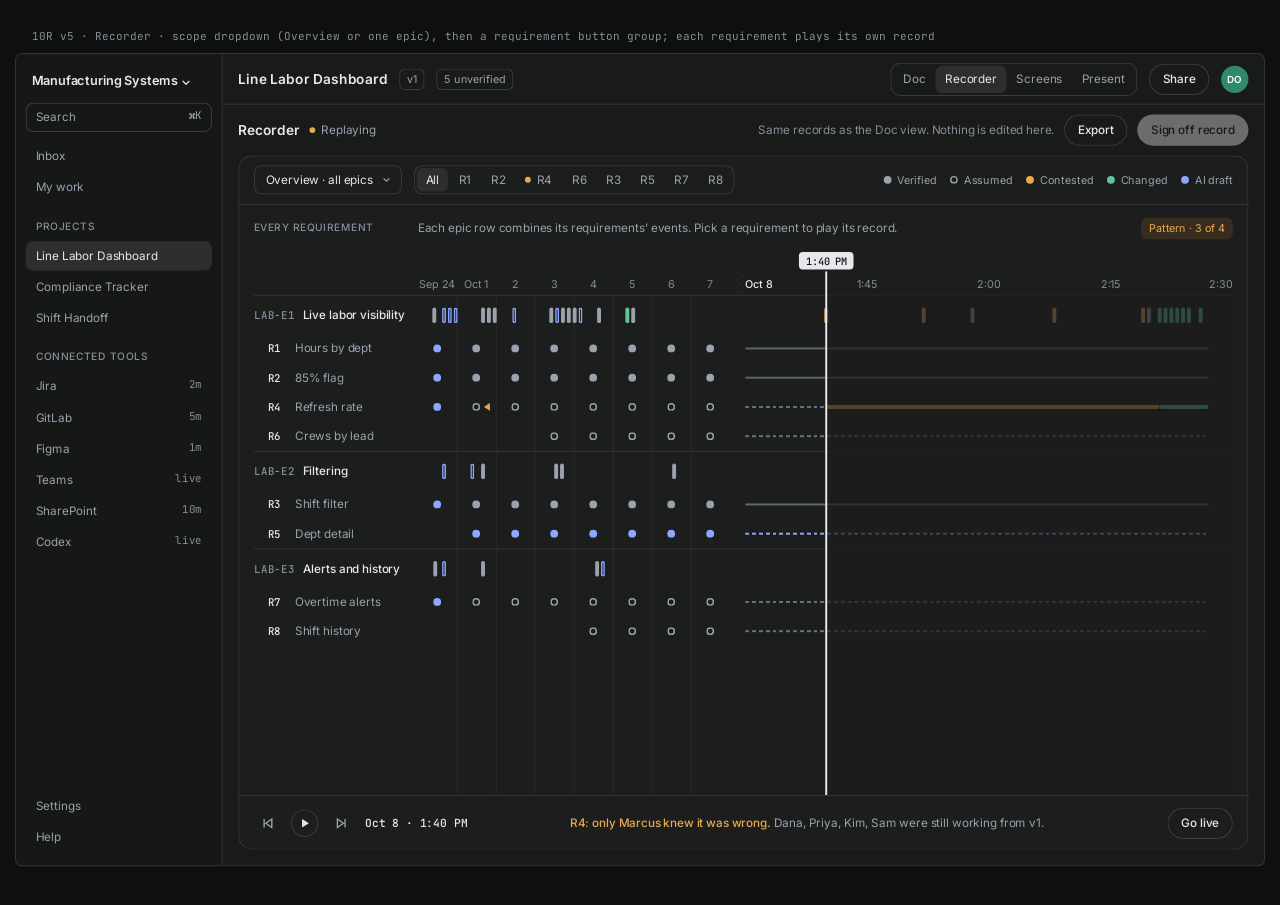
<file: design/recorder-artboard-v5.html>
<!doctype html>
<html lang="en">
<head>
<meta charset="utf-8" />
<meta name="viewport" content="width=device-width, initial-scale=1" />
<title>Recorder v5 Artboard</title>
<link rel="preconnect" href="https://fonts.googleapis.com" />
<link href="https://fonts.googleapis.com/css2?family=Inter:wght@400;500;600&family=JetBrains+Mono:wght@400;500&display=swap" rel="stylesheet" />
<style>
:root {
  --app: #191A1A; --sidebar: #161717; --panel: #1C1D1D; --card: #252727; --row: #2D2F2F;
  --line: #333535; --line-2: #3A3C3C; --text: #E6E8EC; --muted: #9BA2AD; --label: #878E99; --faint: #5F656E;
  --blue: #8EA6FF; --blue-bg: #1E2537; --amber: #E8AA4E; --amber-bg: #372D1E; --green: #5DC79A; --green-bg: #1C2F27;
  --mono: 'JetBrains Mono', ui-monospace, Menlo, monospace; --sans: 'Inter', system-ui, sans-serif;
  --lab: 168px;
}
* { box-sizing: border-box; }
html, body { margin: 0; background: #0E0F0F; color: var(--text); font: 12px/18px var(--sans); -webkit-font-smoothing: antialiased; }
button { font: inherit; color: inherit; background: none; border: 0; padding: 0; cursor: pointer; }
.stage { padding: 28px 16px 40px; display: grid; justify-items: center; gap: 10px; }
.artlabel { width: 1280px; font: 11px/16px var(--mono); color: var(--label); }
.scaler { width: 1280px; height: 832px; transform-origin: top left; }
.board { width: 1280px; height: 832px; display: flex; background: var(--app); border-radius: 6px; overflow: hidden; box-shadow: 0 0 0 1px var(--line); }

/* shell */
.side { width: 212px; background: var(--sidebar); border-right: 1px solid var(--line); padding: 14px 10px; display: flex; flex-direction: column; gap: 2px; flex-shrink: 0; }
.ws { font-weight: 600; font-size: 13px; padding: 4px 6px 12px; }
.search { display: flex; justify-content: space-between; padding: 6px 10px; border-radius: 8px; box-shadow: inset 0 0 0 1px var(--line-2); color: var(--muted); margin-bottom: 8px; }
.nav { padding: 6px 10px; border-radius: 8px; color: var(--muted); display: flex; justify-content: space-between; }
.nav.on { background: var(--row); color: var(--text); }
.navh { font-size: 10.5px; letter-spacing: .06em; text-transform: uppercase; color: var(--label); padding: 14px 10px 4px; font-weight: 500; }
.nav .f { font: 11px var(--mono); color: var(--label); }
.main { flex: 1; display: flex; flex-direction: column; min-width: 0; }
.top { height: 52px; display: flex; align-items: center; gap: 12px; padding: 0 16px; border-bottom: 1px solid var(--line); flex-shrink: 0; }
.top h1 { font-size: 14px; font-weight: 600; margin: 0; }
.chip { display: inline-flex; align-items: center; height: 22px; font-size: 11px; padding: 0 8px; border-radius: 6px; box-shadow: inset 0 0 0 1px var(--line-2); color: var(--muted); white-space: nowrap; }
.chip.green { background: var(--green-bg); color: var(--green); box-shadow: none; }
.chip.amber { background: var(--amber-bg); color: var(--amber); box-shadow: none; }
.chip.blue { background: var(--blue-bg); color: var(--blue); box-shadow: none; }
.grow { flex: 1; }
.seg { display: flex; padding: 3px; border-radius: 10px; box-shadow: inset 0 0 0 1px var(--line-2); }
.seg span { padding: 5px 10px; border-radius: 7px; color: var(--muted); }
.seg span.on { background: var(--row); color: var(--text); }
.pill { height: 32px; padding: 0 14px; border-radius: 999px; box-shadow: inset 0 0 0 1px var(--line-2); font-weight: 500; white-space: nowrap; }
.pill.primary { background: var(--text); color: #0F1114; box-shadow: none; }
.pill:disabled { opacity: .4; cursor: not-allowed; }
.av { width: 22px; height: 22px; border-radius: 50%; display: inline-grid; place-items: center; font-size: 9px; font-weight: 600; color: #fff; flex-shrink: 0; }

.bar { height: 52px; display: flex; align-items: center; gap: 10px; padding: 0 16px; flex-shrink: 0; }
.bar h2 { font-size: 14px; font-weight: 600; margin: 0; }
.state { display: flex; align-items: center; gap: 6px; color: var(--muted); }
.state i { width: 6px; height: 6px; border-radius: 50%; background: var(--green); }
.state.replay i { background: var(--amber); }
.note { color: var(--label); }
.card { margin: 0 16px 16px; flex: 1; background: var(--panel); border-radius: 14px; box-shadow: inset 0 0 0 1px var(--line); display: flex; flex-direction: column; min-height: 0; overflow: hidden; }

/* tabs */
.tabs { display: flex; align-items: center; gap: 4px; padding: 10px 16px; border-bottom: 1px solid var(--line); }
.tab { height: 28px; padding: 0 9px; border-radius: 7px; color: var(--muted); display: inline-flex; align-items: center; gap: 6px; white-space: nowrap; }
.tab:hover { color: var(--text); background: rgba(255,255,255,.03); }
.tab.on { background: var(--row); color: var(--text); }
.tab .sd { width: 6px; height: 6px; border-radius: 50%; }
.tab .sd.none { display: none; }
.dd { position: relative; }
.ddbtn { height: 30px; padding: 0 10px 0 12px; border-radius: 8px; box-shadow: inset 0 0 0 1px var(--line-2); display: inline-flex; align-items: center; gap: 8px; white-space: nowrap; }
.ddbtn:hover { background: rgba(255,255,255,.03); }
.ddbtn .id { font: 500 11px var(--mono); color: var(--label); }
.ddbtn svg { color: var(--muted); }
.menu { position: absolute; top: 36px; left: 0; z-index: 40; width: 280px; padding: 6px; border-radius: 10px; background: var(--card); box-shadow: inset 0 0 0 1px var(--line-2), 0 16px 40px rgba(0,0,0,.55); display: none; }
.menu.open { display: block; }
.opt { width: 100%; text-align: left; display: flex; align-items: center; gap: 8px; padding: 7px 10px; border-radius: 6px; }
.opt:hover { background: rgba(255,255,255,.04); }
.opt.on { background: var(--row); }
.opt .id { font: 500 11px var(--mono); color: var(--label); width: 48px; flex-shrink: 0; }
.opt .n { flex: 1; }
.opt .c { color: var(--label); font-size: 11px; }
.opt .sd { width: 6px; height: 6px; border-radius: 50%; }
.msep { height: 1px; background: var(--line); margin: 4px 6px; }
.bgrp { display: inline-flex; padding: 3px; gap: 2px; border-radius: 9px; box-shadow: inset 0 0 0 1px var(--line-2); margin-left: 8px; }
.bgrp .tab { height: 24px; padding: 0 9px; border-radius: 6px; }

/* view header */
.vhead { display: flex; align-items: center; gap: 10px; height: 48px; padding: 0 16px; flex-shrink: 0; }
.vhead .when { font: 11px var(--mono); color: var(--label); width: calc(var(--lab) - 10px); flex-shrink: 0; white-space: nowrap; }
.vhead .txt { flex: 1; min-width: 0; white-space: nowrap; overflow: hidden; text-overflow: ellipsis; }
.cap { font-size: 10.5px; letter-spacing: .06em; text-transform: uppercase; color: var(--label); font-weight: 500; white-space: nowrap; }
.legend { display: flex; gap: 14px; color: var(--muted); font-size: 11px; align-items: center; white-space: nowrap; }
.legend > span { display: inline-flex; align-items: center; gap: 6px; }
.k { display: inline-block; flex-shrink: 0; }

/* plot */
.plot { position: relative; padding: 0 16px; flex: 1; min-height: 0; }
.r { display: flex; align-items: center; }
.lab { width: var(--lab); flex-shrink: 0; padding-right: 12px; display: flex; align-items: center; gap: 8px; white-space: nowrap; overflow: hidden; color: var(--muted); height: 100%; }
.trk { position: relative; height: 100%; flex: 1; }
.axis { height: 44px; }
.axis .t { position: absolute; top: 24px; font-size: 11px; color: var(--label); transform: translateX(-50%); white-space: nowrap; }
.axis .t.l { transform: none; }
.axis .t.strong { color: var(--text); font-weight: 500; }
.axis .trk { cursor: ew-resize; }
.brk { position: absolute; top: 20px; bottom: 0; background: repeating-linear-gradient(135deg, transparent 0 4px, rgba(255,255,255,.06) 4px 5px); border-radius: 3px; }
.grid { position: absolute; top: 44px; bottom: 0; width: 1px; background: var(--line); opacity: .55; pointer-events: none; }

.epic { height: 40px; border-top: 1px solid var(--line); }
.epic .lab { color: var(--text); font-weight: 500; }
.epic .lab .id { font: 500 11px var(--mono); color: var(--label); }
.req { height: 30px; border-radius: 6px; cursor: pointer; }
.req:hover { background: rgba(255,255,255,.03); }
.req .lab { padding-left: 14px; }
.req .lab b { color: var(--text); font: 500 11px var(--mono); width: 20px; flex-shrink: 0; }
.req .lab span { overflow: hidden; text-overflow: ellipsis; }
.dot { position: absolute; top: 50%; width: 8px; height: 8px; margin: -4px 0 0 -4px; border-radius: 50%; }
.dot.verified { background: var(--muted); }
.dot.assumed { box-shadow: inset 0 0 0 1.5px var(--muted); }
.dot.contested { background: var(--amber); }
.dot.changed { background: var(--green); }
.dot.draft { background: var(--blue); }
.ln { position: absolute; top: 50%; height: 2px; margin-top: -1px; }
.ln.verified { background: var(--faint); }
.ln.assumed { background: repeating-linear-gradient(90deg, #6a717c 0 4px, transparent 4px 7px); }
.ln.draft { background: repeating-linear-gradient(90deg, var(--blue) 0 4px, transparent 4px 7px); }
.ln.contested { background: var(--amber); height: 4px; margin-top: -2px; border-radius: 2px; }
.ln.changed { background: var(--green); height: 4px; margin-top: -2px; border-radius: 2px; }
.pin { position: absolute; top: 50%; width: 0; height: 0; border-top: 4px solid transparent; border-bottom: 4px solid transparent; border-right: 6px solid var(--amber); margin: -4px 0 0 8px; cursor: help; }
.tick { position: absolute; top: 12px; width: 4px; height: 16px; margin-left: -2px; border-radius: 2px; cursor: pointer; }
.tick.person { background: var(--muted); }
.tick.ai { box-shadow: inset 0 0 0 1.5px var(--blue); }
.tick.open { background: var(--amber); }
.tick.done { background: var(--green); }

.lane { height: 42px; }
.lane .trk::before { content: ''; position: absolute; left: 0; right: 0; top: 50%; height: 1px; background: var(--line); }
.mk { position: absolute; top: 11px; width: 8px; height: 20px; margin-left: -4px; border-radius: 3px; cursor: pointer; z-index: 2; }
.mk:hover, .mk.cur { box-shadow: 0 0 0 2px var(--panel), 0 0 0 3.5px var(--text); }
.mk.person { background: var(--muted); }
.mk.ai { box-shadow: inset 0 0 0 1.5px var(--blue); background: var(--panel); }
.mk.ai:hover, .mk.ai.cur { box-shadow: inset 0 0 0 1.5px var(--blue), 0 0 0 2px var(--panel), 0 0 0 3.5px var(--text); }
.mk.open { background: var(--amber); }
.mk.done { background: var(--green); }
.lag { position: absolute; top: 11px; height: 20px; border-radius: 4px; background: var(--amber-bg); box-shadow: inset 0 0 0 1px rgba(232,170,78,.35); z-index: 1; cursor: help; }
.lagl { position: absolute; top: 12px; font-size: 11px; color: var(--amber); white-space: nowrap; z-index: 1; pointer-events: none; }
.sub { height: 40px; display: flex; align-items: center; gap: 16px; border-top: 1px solid var(--line); margin-top: 6px; }
.who { height: 34px; }
.who .lab { color: var(--text); }
.wseg { position: absolute; top: 50%; cursor: help; }
.wseg.v1 { height: 2px; margin-top: -1px; background: #4a4f56; }
.wseg.knows { height: 8px; margin-top: -4px; background: var(--amber); border-radius: 2px; }
.wseg.cur { height: 8px; margin-top: -4px; background: var(--green); border-radius: 2px; }
.empty { color: var(--label); padding: 18px 0 0 var(--lab); position: relative; z-index: 6; }

.mask { position: absolute; bottom: 0; right: 16px; background: rgba(28,29,29,.72); pointer-events: none; z-index: 3; }
.head { position: absolute; bottom: 0; width: 2px; margin-left: -1px; background: var(--text); z-index: 4; pointer-events: none; }
.htime { position: absolute; top: 0; transform: translateX(-50%); background: var(--text); color: #0F1114; font: 500 10.5px/18px var(--mono); padding: 0 7px; border-radius: 4px; white-space: nowrap; z-index: 5; cursor: ew-resize; user-select: none; }

.trans { display: flex; align-items: center; gap: 10px; padding: 0 16px; height: 56px; border-top: 1px solid var(--line); flex-shrink: 0; }
.ib { width: 28px; height: 28px; border-radius: 50%; display: grid; place-items: center; color: var(--muted); flex-shrink: 0; }
.ib.play { box-shadow: inset 0 0 0 1px var(--line-2); color: var(--text); }
.ib:hover { color: var(--text); background: var(--row); }
.clock { font: 500 11.5px var(--mono); width: 200px; white-space: nowrap; flex-shrink: 0; }
.callout { flex: 1; min-width: 0; color: var(--muted); white-space: nowrap; overflow: hidden; text-overflow: ellipsis; }
.callout strong { color: var(--amber); font-weight: 500; }

.tip { position: fixed; z-index: 50; width: 288px; padding: 12px; border-radius: 10px; background: var(--card); box-shadow: inset 0 0 0 1px var(--line-2), 0 16px 40px rgba(0,0,0,.55); pointer-events: none; display: none; }
.tip .th { display: flex; gap: 8px; align-items: center; margin-bottom: 6px; }
.tip .tn { font-weight: 500; }
.tip .tm { color: var(--label); font-size: 11px; }
.tip p { margin: 0 0 8px; }
.tip p:last-child { margin: 0; }
.tip .q { color: var(--muted); }
.tip .chips { display: flex; flex-wrap: wrap; gap: 6px; }
</style>
</head>
<body>
<div class="stage">
  <div class="artlabel" id="artlabel">10R v5 · Recorder · scope dropdown (Overview or one epic), then a requirement button group; each requirement plays its own record</div>
  <div class="scaler" id="scaler">
  <div class="board">
    <aside class="side">
      <div class="ws">Manufacturing Systems ⌄</div>
      <div class="search"><span>Search</span><span style="font:11px var(--mono)">⌘K</span></div>
      <div class="nav">Inbox</div><div class="nav">My work</div>
      <div class="navh">Projects</div>
      <div class="nav on">Line Labor Dashboard</div><div class="nav">Compliance Tracker</div><div class="nav">Shift Handoff</div>
      <div class="navh">Connected tools</div>
      <div class="nav">Jira <span class="f">2m</span></div><div class="nav">GitLab <span class="f">5m</span></div><div class="nav">Figma <span class="f">1m</span></div>
      <div class="nav">Teams <span class="f">live</span></div><div class="nav">SharePoint <span class="f">10m</span></div><div class="nav">Codex <span class="f">live</span></div>
      <div class="grow"></div><div class="nav">Settings</div><div class="nav">Help</div>
    </aside>
    <div class="main">
      <div class="top">
        <h1>Line Labor Dashboard</h1>
        <span class="chip" id="ver"></span><span class="chip" id="unv"></span>
        <span class="grow"></span>
        <div class="seg"><span>Doc</span><span class="on">Recorder</span><span>Screens</span><span>Present</span></div>
        <button class="pill">Share</button>
        <span class="av" style="background:#2F8A6B;width:28px;height:28px;font-size:10px">DO</span>
      </div>
      <div class="bar">
        <h2>Recorder</h2>
        <span class="state" id="state"><i></i><span></span></span>
        <span class="grow"></span>
        <span class="note">Same records as the Doc view. Nothing is edited here.</span>
        <button class="pill">Export</button>
        <button class="pill primary" id="signoff">Sign off record</button>
      </div>
      <div class="card">
        <div class="tabs" id="tabs"></div>
        <div class="vhead" id="vhead"></div>
        <div class="plot" id="plot"></div>
        <div class="trans">
          <button class="ib" id="prev" aria-label="Previous event"><svg width="14" height="14" viewBox="0 0 16 16" fill="none" stroke="currentColor" stroke-width="1.6"><path d="M4 3v10M13 3 6 8l7 5z"/></svg></button>
          <button class="ib play" id="play" aria-label="Play"><svg width="14" height="14" viewBox="0 0 16 16" fill="currentColor"><path d="M5 3l8 5-8 5z"/></svg></button>
          <button class="ib" id="next" aria-label="Next event"><svg width="14" height="14" viewBox="0 0 16 16" fill="none" stroke="currentColor" stroke-width="1.6"><path d="M12 3v10M3 3l7 5-7 5z"/></svg></button>
          <span class="clock" id="clock"></span>
          <span class="callout" id="callout"></span>
          <button class="pill" id="live">Go live</button>
        </div>
      </div>
    </div>
  </div>
  </div>
</div>
<div class="tip" id="tip"></div>

<script>
// ---------- time ----------
// T = minutes since Sep 24 00:00. Day numbers: Sep 24 = 0, Oct 1 = 7 … Oct 8 = 14.
const D = (day, h, m) => day * 1440 + h * 60 + m;
const OCT8 = 14, ZFROM = 13 * 60 + 30, ZTO = 14 * 60 + 30, LIVE = D(OCT8, 14, 27);
const DAYS = [0, 7, 8, 9, 10, 11, 12, 13];
const dayName = (d) => (d === 0 ? 'Sep 24' : `Oct ${d - 6}`);
const clock = (m) => `${((Math.floor(m / 60) + 11) % 12) + 1}:${String(m % 60).padStart(2, '0')}`;
const fmt = (T) => { const d = Math.floor(T / 1440), m = T % 1440; return { date: dayName(d), time: `${clock(m)} ${m < 720 ? 'AM' : 'PM'}`, short: clock(m) }; };
const whenStr = (T) => `${fmt(T).date} · ${fmt(T).time}`;

// An axis is a row of segments. 'days' = one column per day (time of day spreads within the column);
// 'mins' = one day drawn minute by minute. R4 needs the minute view of Oct 8; the other requirements don't.
let TW = 0, AX = null;
function makeAxis(kind) {
  if (kind === 'days') return [{ k: 'days', days: [...DAYS, OCT8], w: TW }];
  const dw = 40 * DAYS.length, brk = 16;
  return [{ k: 'days', days: DAYS, w: dw }, { k: 'brk', w: brk }, { k: 'mins', day: OCT8, w: TW - dw - brk }];
}
function xOf(T) {
  let off = 0;
  const d = Math.floor(T / 1440), m = T % 1440;
  for (const s of AX) {
    if (s.k === 'days') {
      const cw = s.w / s.days.length;
      let i = s.days.indexOf(d);
      if (i < 0 && d < s.days[s.days.length - 1]) { i = s.days.filter((x) => x <= d).length - 1; return off + i * cw + cw - 4; }
      if (i >= 0) return off + i * cw + Math.max(5, Math.min(cw - 5, (m / 1440) * cw));
    }
    if (s.k === 'mins' && d === s.day) return off + Math.max(0, Math.min(1, (m - ZFROM) / (ZTO - ZFROM))) * s.w;
    off += s.w;
  }
  return off;
}
const colCenter = (d) => { const s = AX[0], cw = s.w / s.days.length, i = s.days.indexOf(d); return i < 0 ? null : i * cw + cw / 2; };
function tOf(x) {
  let off = 0;
  for (const s of AX) {
    if (x < off + s.w || s === AX[AX.length - 1]) {
      const lx = Math.max(0, x - off);
      if (s.k === 'days') { const cw = s.w / s.days.length, i = Math.min(s.days.length - 1, Math.floor(lx / cw)); return Math.min(LIVE, s.days[i] * 1440 + Math.round(((lx - i * cw) / cw) * 1439)); }
      if (s.k === 'brk') return D(OCT8, 13, 30);
      return Math.min(LIVE, D(OCT8, 0, 0) + ZFROM + Math.round((lx / s.w) * (ZTO - ZFROM)));
    }
    off += s.w;
  }
  return LIVE;
}

// ---------- story data (R4 follows src/store.js; other requirements use the store's records with placeholder dates) ----------
const PEOPLE = {
  marcus: ['Marcus Lee', 'ML', '#3D5AFE'], priya: ['Priya Shah', 'PS', '#9F0064'], dana: ['Dana Ortiz', 'DO', '#2F8A6B'],
  kim: ['Kim Alvarez', 'KA', '#C76A00'], sam: ['Sam Reed', 'SR', '#5C6370'], jordan: ['Jordan Kim', 'JK', '#4100E2'],
  astra: ['Astra', 'A', '#3A3C3C'], codex: ['Codex', '>_', '#2D2F2F'],
};
const R4_OLD = 'Refresh data every 15 minutes.';
const R4_NEW = 'Refresh data hourly, 5 minutes after the timekeeping system syncs. Show the real last-sync time.';
const EPICS = [
  ['LAB-E1', 'Live labor visibility', ['R1', 'R2', 'R4', 'R6']],
  ['LAB-E2', 'Filtering', ['R3', 'R5']],
  ['LAB-E3', 'Alerts and history', ['R7', 'R8']],
];
const PUB = D(7, 16, 0);
const REQ = {
  R1: { short: 'Hours by dept', text: 'Show labor hours per department for the current shift.', born: D(0, 16, 0), st: (T) => (T < PUB ? 'draft' : 'verified') },
  R2: { short: '85% flag', text: 'Flag any department above 85% of planned hours.', born: D(0, 16, 0), st: (T) => (T < PUB ? 'draft' : 'verified') },
  R3: { short: 'Shift filter', text: 'Let leaders filter by shift (1st, 2nd, 3rd).', born: D(0, 16, 0), st: (T) => (T < PUB ? 'draft' : 'verified') },
  R4: { short: 'Refresh rate', text: null, born: D(0, 16, 0), st: (T) => (T < PUB ? 'draft' : T < D(OCT8, 13, 40) ? 'assumed' : T < D(OCT8, 14, 21) ? 'contested' : 'changed') },
  R5: { short: 'Dept detail', text: 'Show a department detail view with an hourly breakdown.', born: D(7, 9, 30), st: () => 'draft' },
  R6: { short: 'Crews by lead', text: 'Show each crew lead their own departments first.', born: D(9, 10, 40), st: () => 'assumed' },
  R7: { short: 'Overtime alerts', text: 'Send the shift lead a Teams alert when a department crosses the overtime threshold.', born: D(0, 16, 0), st: (T) => (T < PUB ? 'draft' : 'assumed') },
  R8: { short: 'Shift history', text: 'Keep 90 days of shift history for weekly labor reviews.', born: D(10, 15, 5), st: () => 'assumed' },
};
const reqText = (id, T) => (id === 'R4' ? (REQ.R4.st(T) === 'changed' ? R4_NEW : R4_OLD) : REQ[id].text);
const WORD = { verified: 'Verified', assumed: 'Assumed', contested: 'Contradicted by build', changed: 'Changed in v1.1', draft: 'AI draft' };
const TONE = { verified: '', assumed: '', contested: 'amber', changed: 'green', draft: 'blue' };
const LANES = ['Conversation', 'PRD', 'Code + AI', 'Design', 'Decisions'];

// [req, time, lane, kind, who, text, chips, reviewer]
const EV = [
  ['R4', D(0, 10, 18), 0, 'person', 'kim', 'Kickoff call: “If leads can see it by lunch, they can move people before it turns into overtime.”', ['Kickoff transcript 18:40']],
  ['R4', D(0, 16, 0), 1, 'ai', 'astra', 'Drafted R4 “Refresh data every 15 minutes” from the kickoff transcript.', [], 'Dana Ortiz'],
  ['R4', PUB, 4, 'person', 'dana', 'Published PRD v1 with R4 still assumed. The assumption check flagged it first.', ['Assumption check · Oct 1']],
  ['R4', D(8, 11, 20), 2, 'ai', 'astra', 'Created Jira LAB-15 from R4: refresh labor hours every 15 minutes.', ['Jira LAB-15'], 'Dana Ortiz'],
  ['R4', D(9, 14, 40), 3, 'person', 'priya', 'Added an “Updated every 15 min” label to the Overview frame.', ['Figma · Overview']],
  ['R4', D(9, 18, 5), 2, 'ai', 'codex', 'Wrote the refresh job on a 15-minute schedule, as R4 says. Opened !219.', ['GitLab !219'], 'Marcus Lee'],
  ['R4', D(OCT8, 13, 40), 2, 'open', 'codex', 'Build test: the timekeeping API returns sync_interval PT1H. R4 is contradicted.', ['API response · Oct 8', 'Spec §3.2 · 2023'], 'Marcus Lee'],
  ['R4', D(OCT8, 13, 52), 4, 'open', 'marcus', 'Proposed changing R4 to an hourly refresh, 5 minutes after each sync.', ['Proposal · R4']],
  ['R4', D(OCT8, 13, 58), 3, 'person', 'priya', 'Agreed in the Figma plugin: “I’ll relabel ‘Updated every 15 min’ to show the actual last sync time.”', []],
  ['R4', D(OCT8, 14, 8), 4, 'open', 'dana', 'Asked for more evidence: the linked spec section is from 2023.', []],
  ['R4', D(OCT8, 14, 19), 4, 'open', 'marcus', 'Added changelog lines 58–60 (data owner confirmed hourly in Sept) and resent.', ['Changelog L58–60 · Sep 2026']],
  ['R4', D(OCT8, 14, 19), 0, 'person', 'kim', 'Agreed in Teams: “Hourly still gets us there by lunch.”', []],
  ['R4', D(OCT8, 14, 21), 4, 'done', 'dana', 'Approved R4: “Hourly still meets the mid-shift goal. Label shows the real sync time.”', ['Decision record · R4']],
  ['R4', D(OCT8, 14, 21), 1, 'done', 'astra', 'Published PRD v1.1 with the new R4.', ['PRD v1.1']],
  ['R4', D(OCT8, 14, 21), 2, 'done', 'astra', 'Updated the Jira LAB-15 description for v1.1.', ['Jira LAB-15']],
  ['R4', D(OCT8, 14, 21), 0, 'done', 'astra', 'Posted v1.1 to Teams. Kim and Sam were notified.', ['Teams · #line-labor']],
  ['R4', D(OCT8, 14, 21), 3, 'done', 'astra', 'Left a comment on the Overview frame for Priya.', ['Figma · Overview']],
  ['R4', D(OCT8, 14, 24), 2, 'done', 'marcus', 'Updated the refresh job to hourly (5 * * * *).', ['GitLab !219']],
  ['R4', D(OCT8, 14, 26), 3, 'done', 'priya', 'Relabeled the Overview: “Last synced 1:00 PM · next 2:05 PM”.', ['Figma · Overview']],

  ['R1', D(0, 16, 0), 1, 'ai', 'astra', 'Drafted R1 from the kickoff transcript.', [], 'Dana Ortiz'],
  ['R1', PUB, 4, 'person', 'dana', 'Approved R1 in PRD v1.', []],
  ['R1', D(9, 11, 0), 3, 'person', 'priya', 'Drew the department bars on the Overview frame.', ['Figma · Overview']],
  ['R1', D(10, 15, 30), 2, 'person', 'marcus', 'Merged !205, the department hours endpoint.', ['GitLab !205']],
  ['R1', D(11, 9, 0), 2, 'done', 'astra', 'Jira LAB-12 moved to Done.', ['Jira LAB-12']],

  ['R2', D(0, 16, 0), 1, 'ai', 'astra', 'Drafted R2 from the kickoff transcript.', [], 'Dana Ortiz'],
  ['R2', PUB, 4, 'person', 'dana', 'Approved R2 in PRD v1.', []],
  ['R2', D(9, 11, 30), 3, 'person', 'priya', 'Added the over-85% highlight state to the Overview frame.', ['Figma · Overview']],
  ['R2', D(11, 10, 0), 2, 'person', 'jordan', 'Started Jira LAB-13, the overtime flag.', ['Jira LAB-13']],

  ['R3', D(0, 16, 0), 1, 'ai', 'astra', 'Drafted R3 from the kickoff transcript.', [], 'Dana Ortiz'],
  ['R3', PUB, 4, 'person', 'dana', 'Approved R3 in PRD v1.', []],
  ['R3', D(9, 13, 0), 3, 'person', 'priya', 'Designed the Filters frame.', ['Figma · Filters']],
  ['R3', D(12, 14, 0), 2, 'person', 'marcus', 'Opened !212, the shift filter UI.', ['GitLab !212']],

  ['R5', D(7, 9, 30), 1, 'ai', 'astra', 'Drafted R5 from crew lead notes. Nobody has accepted it.', ['Lead notes'], null],
  ['R5', D(9, 15, 0), 3, 'person', 'priya', 'Made a Department detail frame. It may match R5, but nobody has linked it.', ['Figma · Department detail']],

  ['R6', D(9, 10, 0), 0, 'person', 'sam', 'Lead sync call: crew leads want to see their own departments first.', ['Lead sync · Oct 3']],
  ['R6', D(9, 10, 40), 1, 'ai', 'astra', 'Added R6 as assumed from the lead sync call.', [], 'Dana Ortiz'],

  ['R7', D(0, 10, 31), 0, 'person', 'kim', 'Kickoff call: asked for a Teams alert when a department nears overtime.', ['Kickoff transcript 31:20']],
  ['R7', D(0, 16, 0), 1, 'ai', 'astra', 'Drafted R7 from the kickoff transcript.', [], 'Dana Ortiz'],
  ['R7', PUB, 4, 'person', 'dana', 'Published R7 in v1 as assumed. No tickets yet.', []],

  ['R8', D(10, 14, 30), 0, 'person', 'sam', 'SME sync: weekly labor reviews look back about 90 days.', ['SME sync · Oct 4']],
  ['R8', D(10, 15, 5), 1, 'ai', 'astra', 'Added R8 as assumed from the SME sync.', [], 'Dana Ortiz'],
];
const LAGS = [
  [1, D(OCT8, 13, 40), D(OCT8, 14, 21), 'PRD behind · 41 min', 'in', 'The build knew R4 was wrong at 1:40 PM. The PRD said so at 2:21 PM.'],
  [2, D(OCT8, 14, 21), D(OCT8, 14, 24), 'Code behind · 3 min', 'before', 'v1.1 was approved at 2:21 PM. The refresh job matched it at 2:24 PM.'],
  [3, D(OCT8, 14, 21), D(OCT8, 14, 26), 'Label behind · 5 min', 'before', 'v1.1 was approved at 2:21 PM. The Overview label matched it at 2:26 PM.'],
];
const KNEW = [
  ['marcus', D(OCT8, 13, 40), D(OCT8, 14, 21), 'Saw the build test in Codex'],
  ['dana', D(OCT8, 13, 52), D(OCT8, 14, 21), 'Got the proposal in Astra'],
  ['priya', D(OCT8, 13, 52), D(OCT8, 14, 21), 'Got the pending change in Figma'],
  ['kim', D(OCT8, 14, 19), D(OCT8, 14, 21), 'Saw the thread in Teams'],
  ['sam', null, D(OCT8, 14, 21), null],
];
const knewAt = (k, T) => (T >= k[2] ? 'cur' : k[1] !== null && T >= k[1] ? 'knows' : 'v1');
const PATTERN = '<p><b>Pattern across 3 PRDs · early signal</b></p><p class="q">Across 3 PRDs, 3 of 4 requirements set from a kickoff quote and never checked against the source system changed after the build started.</p><p class="q">This was shown on R4 at the assumption check on Oct 1. v1 was published anyway, and R4 changed a week later.</p><p class="tm">Counts requirements and sources, never people.</p>';

// ---------- state ----------
let view = 'overview', T = D(OCT8, 13, 40), playing = null;
const $ = (id) => document.getElementById(id);
const TIPS = {}; let tipN = 0;
const tip = (html) => { const k = 't' + tipN++; TIPS[k] = html; return `data-tip="${k}"`; };
const av = (id, s = 22) => { const p = PEOPLE[id]; return `<span class="av" style="background:${p[2]};width:${s}px;height:${s}px">${p[1]}</span>`; };
const eventsFor = (v) => EV.filter((e) => (v === 'overview' ? scopeReqs().includes(e[0]) : e[0] === v));
const evTip = (e) => {
  const [req, t, li, kind, who, text, chips, rev] = e, p = PEOPLE[who];
  const ai = rev ? `<span class="chip blue">AI action · reviewed by ${rev}</span>` : kind === 'ai' ? '<span class="chip blue">AI action · not reviewed</span>' : '';
  return tip(`<div class="th">${av(who)}<div><div class="tn">${p[0]}</div><div class="tm">${req} · ${LANES[li]} · ${whenStr(t)}</div></div></div><p>${text}</p><div class="chips">${ai}${chips.map((c) => `<span class="chip">${c}</span>`).join('')}</div>`);
};
const statusTip = (id, s, when) => tip(`<div class="th"><span class="tn">${id} · ${REQ[id].short}</span><span class="chip ${TONE[s]}">${WORD[s]}</span></div><p class="tm">${when}</p><p class="q">${id === 'R4' ? (s === 'changed' ? R4_NEW : R4_OLD) : REQ[id].text}</p>`);

// ---------- scope dropdown + requirement buttons ----------
// scope: 'all' or an epic id. view: 'overview' (the combined rows for the scope) or a requirement id.
let scope = 'all', menuOpen = false;
const scopeReqs = () => (scope === 'all' ? EPICS.flatMap((e) => e[2]) : EPICS.find((e) => e[0] === scope)[2]);
const reqDot = (id) => { const s = REQ[id].st(T); return s === 'contested' ? 'var(--amber)' : s === 'changed' ? 'var(--green)' : ''; };
const chev = '<svg width="12" height="12" viewBox="0 0 16 16" fill="none" stroke="currentColor" stroke-width="1.6"><path d="m4 6 4 4 4-4"/></svg>';
function renderTabs() {
  const ep = EPICS.find((e) => e[0] === scope);
  const label = ep ? `<span class="id">${ep[0]}</span>${ep[1]}` : 'Overview · all epics';
  const opt = (id, name, n, on) => `<button class="opt${on ? ' on' : ''}" data-scope="${id}"><span class="id">${id === 'all' ? '' : id}</span><span class="n">${name}</span>${n}</button>`;
  const flag = (reqs) => { const d = reqs.map(reqDot).find(Boolean); return d ? `<span class="sd" style="background:${d}"></span>` : `<span class="c">${reqs.length}</span>`; };
  let menu = opt('all', 'Overview · all epics', flag(EPICS.flatMap((e) => e[2])), scope === 'all') + '<div class="msep"></div>';
  for (const [id, name, reqs] of EPICS) menu += opt(id, name, flag(reqs), scope === id);
  const btn = (v, text, d) => `<button class="tab${view === v ? ' on' : ''}" data-v="${v}">${d ? `<span class="sd" style="background:${d}"></span>` : ''}${text}</button>`;
  const group = btn('overview', scope === 'all' ? 'All' : 'Epic', '') + scopeReqs().map((r) => btn(r, r, reqDot(r))).join('');
  $('tabs').innerHTML = `<div class="dd"><button class="ddbtn" id="ddbtn" aria-haspopup="listbox" aria-expanded="${menuOpen}">${label}${chev}</button><div class="menu${menuOpen ? ' open' : ''}" role="listbox">${menu}</div></div>
    <div class="bgrp" role="group" aria-label="Requirements">${group}</div>
    <span class="grow"></span><span class="legend">${[['verified', 'Verified'], ['assumed', 'Assumed'], ['contested', 'Contested'], ['changed', 'Changed'], ['draft', 'AI draft']].map(([c, l]) => `<span><span class="k dot ${c}" style="position:static;margin:0"></span>${l}</span>`).join('')}</span>`;
  $('ddbtn').onclick = (e) => { e.stopPropagation(); menuOpen = !menuOpen; renderTabs(); };
  $('tabs').querySelectorAll('[data-scope]').forEach((b) => (b.onclick = (e) => { e.stopPropagation(); menuOpen = false; scope = b.dataset.scope; go('overview'); }));
  $('tabs').querySelectorAll('[data-v]').forEach((b) => (b.onclick = () => go(b.dataset.v)));
}
document.addEventListener('click', () => { if (menuOpen) { menuOpen = false; renderTabs(); } });
const go = (v) => {
  stop();
  // A requirement outside the current epic switches the dropdown to that requirement's epic.
  if (v !== 'overview' && !scopeReqs().includes(v)) scope = EPICS.find((e) => e[2].includes(v))[0];
  view = v; build();
};

// ---------- plot ----------
function axisRow() {
  let t = '', off = 0, grid = '';
  for (const s of AX) {
    if (s.k === 'days') {
      const cw = s.w / s.days.length;
      s.days.forEach((d, i) => {
        const lbl = d === 0 ? 'Sep 24' : d === 7 ? 'Oct 1' : cw > 60 ? dayName(d) : String(d - 6);
        t += `<span class="t" style="left:${off + i * cw + cw / 2}px">${lbl}</span>`;
        if (i > 0) grid += `<span class="grid" style="left:calc(16px + var(--lab) + ${off + i * cw}px)"></span>`;
      });
    } else if (s.k === 'brk') {
      t += `<span class="brk" style="left:${off + 3}px;width:${s.w - 6}px" ${tip('<p><b>The scale changes here</b></p><p class="q">Sep 24 to Oct 7 get one column per day. Oct 8 is drawn minute by minute, 1:30 to 2:30 PM.</p>')}></span>`;
    } else {
      t += `<span class="t l strong" style="left:${off}px">Oct 8</span>`;
      for (let m = ZFROM + 15; m <= ZTO; m += 15) t += `<span class="t" style="left:${off + ((m - ZFROM) / (ZTO - ZFROM)) * s.w - (m === ZTO ? 12 : 0)}px">${clock(m)}</span>`;
    }
    off += s.w;
  }
  return `<div class="r axis"><div class="lab"></div><div class="trk" id="axtrk">${t}</div></div>${grid}`;
}

function statusCells(id) {
  let h = '';
  for (const d of AX[0].days) {
    const end = d * 1440 + 1439, x = colCenter(d);
    if (end < REQ[id].born || x === null) continue;
    const s = REQ[id].st(end);
    h += `<span class="dot ${s}" style="left:${x}px" ${statusTip(id, s, `End of ${dayName(d)}`)}></span>`;
    if (id === 'R4' && d === 7) h += `<span class="pin" style="left:${x}px" ${tip(PATTERN)}></span>`;
  }
  if (AX.length > 1) {
    const segs = id === 'R4' ? [[D(OCT8, 13, 30), D(OCT8, 13, 40)], [D(OCT8, 13, 40), D(OCT8, 14, 21)], [D(OCT8, 14, 21), LIVE]] : [[D(OCT8, 13, 30), LIVE]];
    for (const [a, b] of segs) { const s = REQ[id].st(a); h += `<span class="ln ${s}" style="left:${xOf(a)}px;width:${xOf(b) - xOf(a)}px" ${statusTip(id, s, `Oct 8 · ${fmt(a).short} to ${fmt(b).time}`)}></span>`; }
  }
  return h;
}

function overview() {
  let h = '';
  for (const [eid, name, reqs] of EPICS.filter((e) => scope === 'all' || e[0] === scope)) {
    const evs = EV.filter((e) => reqs.includes(e[0])).sort((p, q) => p[1] - q[1]);
    const placed = [];
    const ticks = evs.map((e) => {
      // Ticks closer than 6px would sit on top of each other: nudge each one right of the last.
      let x = xOf(e[1]);
      const prev = placed[placed.length - 1];
      if (prev !== undefined && x - prev < 6) x = prev + 6;
      placed.push(x);
      return `<span class="tick ${e[3]}" data-t="${e[1]}" style="left:${x}px" ${evTip(e)}></span>`;
    }).join('');
    h += `<div class="r epic"><div class="lab"><span class="id">${eid}</span>${name}</div><div class="trk">${ticks}</div></div>`;
    for (const id of reqs) h += `<div class="r req" data-v="${id}"><div class="lab"><b>${id}</b><span>${REQ[id].short}</span></div><div class="trk">${statusCells(id)}</div></div>`;
  }
  return h;
}

function record(id) {
  let h = '';
  LANES.forEach((name, li) => {
    let inner = '';
    if (id === 'R4') for (const [l, a, b, txt, place, why] of LAGS) if (l === li) {
      inner += `<span class="lag" style="left:${xOf(a)}px;width:${xOf(b) - xOf(a)}px" ${tip(`<p><b>${txt}</b></p><p class="q">${why}</p>`)}></span>`;
      inner += place === 'in' ? `<span class="lagl" style="left:${xOf(a) + 10}px">${txt}</span>` : `<span class="lagl" style="right:calc(100% - ${xOf(a) - 10}px)">${txt}</span>`;
    }
    EV.forEach((e, i) => { if (e[0] === id && e[2] === li) inner += `<span class="mk ${e[3]}" data-t="${e[1]}" style="left:${xOf(e[1])}px" ${evTip(e)}></span>`; });
    h += `<div class="r lane"><div class="lab">${name}</div><div class="trk">${inner}</div></div>`;
  });
  if (id === 'R4') {
    h += `<div class="r sub"><div class="lab"><span class="cap">Who knew what</span></div><span class="legend"><span><span class="k" style="width:14px;height:2px;background:#4a4f56"></span>On v1, not told</span><span><span class="k" style="width:14px;height:8px;background:var(--amber);border-radius:2px"></span>Knew R4 was wrong</span><span><span class="k" style="width:14px;height:8px;background:var(--green);border-radius:2px"></span>On v1.1</span></span></div>`;
    for (const k of KNEW) {
      const [pid, a, b, how] = k, p = PEOPLE[pid], s1 = a ?? b;
      let segs = `<span class="wseg v1" style="left:0;width:${xOf(s1)}px" ${tip(`<div class="th">${av(pid)}<span class="tn">${p[0]}</span></div><p>Working from v1, not told R4 was wrong.</p><p class="tm">Until ${whenStr(s1)}</p>`)}></span>`;
      if (a !== null) segs += `<span class="wseg knows" style="left:${xOf(a)}px;width:${xOf(b) - xOf(a)}px" ${tip(`<div class="th">${av(pid)}<span class="tn">${p[0]}</span></div><p>Knew R4 was wrong while the PRD still said every 15 minutes.</p><p class="tm">${how} · ${fmt(a).time} to ${fmt(b).time}</p>`)}></span>`;
      segs += `<span class="wseg cur" style="left:${xOf(b)}px;width:${xOf(LIVE) - xOf(b)}px" ${tip(`<div class="th">${av(pid)}<span class="tn">${p[0]}</span></div><p>On v1.1.</p><p class="tm">Since ${fmt(b).time}${pid === 'kim' || pid === 'sam' ? ' · Teams alert' : ''}</p>`)}></span>`;
      h += `<div class="r who"><div class="lab">${av(pid, 18)}${p[0]}${pid === 'dana' ? '<span style="color:var(--label)">(you)</span>' : ''}</div><div class="trk">${segs}</div></div>`;
    }
  } else {
    h += `<div class="empty">No change has been proposed on ${id}, so everyone is working from the same version. ${REQ[id].st(LIVE) === 'assumed' ? 'It is still assumed: nobody has checked it against a source.' : ''}</div>`;
  }
  return h;
}

function build() {
  const plot = $('plot');
  TW = plot.clientWidth - 32 - parseInt(getComputedStyle(document.documentElement).getPropertyValue('--lab'));
  AX = makeAxis(view === 'R4' || (view === 'overview' && scopeReqs().includes('R4')) ? 'mixed' : 'days');
  if (!eventsFor(view).length) T = LIVE;
  plot.innerHTML = axisRow() + (view === 'overview' ? overview() : record(view)) + '<div class="mask" id="mask"></div><div class="head" id="head"></div><span class="htime" id="htime"></span>';
  plot.querySelectorAll('.req[data-v]').forEach((r) => (r.onclick = (e) => { if (!e.target.closest('[data-tip].dot, .pin')) go(r.dataset.v); }));
  plot.querySelectorAll('[data-t]').forEach((m) => (m.onclick = (e) => { e.stopPropagation(); stop(); T = +m.dataset.t; update(); }));
  bindTips(plot);
  bindDrag();
  update();
}

function update() {
  const live = T >= LIVE;
  const x = xOf(Math.min(T, LIVE));
  const lab = 16 + parseInt(getComputedStyle(document.documentElement).getPropertyValue('--lab'));
  $('head').style.cssText = `left:${lab + x}px;top:20px`;
  $('mask').style.cssText = `left:${lab + x}px;top:44px`;
  const ht = $('htime'); ht.style.left = lab + x + 'px'; ht.textContent = live ? 'Live' : T >= D(OCT8, 0, 0) && AX.length > 1 ? fmt(T).time : `${fmt(T).date} · ${fmt(T).time}`;
  // Keep the time label inside the card when the playhead is near either edge.
  { const w = ht.offsetWidth, pw = $('plot').clientWidth; ht.style.left = Math.max(w / 2 + 4, Math.min(pw - w / 2 - 4, lab + x)) + 'px'; }
  // Hide axis labels the playhead line would cut through.
  document.querySelectorAll('.axis .t').forEach((t) => { const c = t.offsetLeft + (t.classList.contains('l') ? 0 : 0); t.style.visibility = Math.abs(parseFloat(t.style.left) - x) < 14 ? 'hidden' : ''; });
  document.querySelectorAll('.mk').forEach((m) => m.classList.toggle('cur', !live && +m.dataset.t === lastEventAt(T)));
  renderTabs();
  // view header
  const s4 = REQ.R4.st(T);
  if (view === 'overview') {
    const ep = EPICS.find((e) => e[0] === scope);
    $('vhead').innerHTML = `<span class="cap" style="width:calc(var(--lab) - 10px)">${ep ? ep[0] : 'Every requirement'}</span><span class="txt" style="color:var(--muted)">${ep ? `${ep[1]} · ${ep[2].length} requirements. The top row combines their events.` : 'Each epic row combines its requirements’ events.'} Pick a requirement to play its record.</span>${scopeReqs().includes('R4') ? `<span class="chip amber" style="cursor:help" ${tip(PATTERN)}>Pattern · 3 of 4</span>` : ''}`;
  } else {
    const s = REQ[view].st(T), born = T >= REQ[view].born;
    $('vhead').innerHTML = `<span class="when">${view} ${live ? 'right now' : 'at ' + fmt(T).date + ' ' + fmt(T).short}</span>${born ? `<span class="chip ${TONE[s]}">${WORD[s]}</span><span class="txt">${reqText(view, T)}</span>` : '<span class="txt" style="color:var(--label)">Not written yet.</span>'}${view === 'R4' ? `<span class="chip amber" style="cursor:help" ${tip(PATTERN)}>Pattern · 3 of 4</span>` : ''}`;
  }
  bindTips($('vhead'));
  // top bar
  const v11 = T >= D(OCT8, 14, 21);
  $('ver').textContent = v11 ? 'v1.1' : T >= PUB ? 'v1' : 'v1 draft';
  $('ver').className = 'chip' + (v11 ? ' green' : '');
  const unv = Object.keys(REQ).filter((id) => T >= REQ[id].born && !['verified', 'changed'].includes(REQ[id].st(T))).length;
  $('unv').textContent = `${unv} unverified`;
  $('state').className = 'state' + (live ? '' : ' replay');
  $('state').querySelector('span').textContent = live ? 'Recording' : 'Replaying';
  $('signoff').disabled = !live;
  $('clock').textContent = live ? `Live · Oct 8 · ${fmt(LIVE).time}` : whenStr(T);
  $('live').style.visibility = live ? 'hidden' : 'visible';
  // callout
  const evs = eventsFor(view).filter((e) => e[1] <= T);
  let c;
  if ((view === 'overview' && scopeReqs().includes('R4')) || view === 'R4') {
    const notTold = KNEW.filter((k) => knewAt(k, T) === 'v1').map((k) => PEOPLE[k[0]][0].split(' ')[0]);
    const knew = KNEW.filter((k) => knewAt(k, T) === 'knows').map((k) => PEOPLE[k[0]][0].split(' ')[0]);
    if (live) c = view === 'R4' ? 'Everyone is on v1.1. Sign off to close R4’s record.' : '1 requirement changed today (R4). 4 are still unverified.';
    else if (s4 === 'contested') c = `<strong>R4: ${knew.length === 1 ? 'only ' + knew[0] + ' knew' : knew.join(', ') + ' knew'} it was wrong.</strong> ${notTold.length ? notTold.join(', ') + (notTold.length > 1 ? ' were' : ' was') + ' still working from v1.' : 'The PRD still said every 15 minutes.'}`;
    else if (s4 === 'changed') c = 'R4 changed in v1.1. Code and design are catching up.';
    else c = `${evs.length} event${evs.length === 1 ? '' : 's'} so far. R4 is assumed: nobody has checked it against the timekeeping system.`;
  } else c = `${evs.length} of ${eventsFor(view).length} events on ${view === 'overview' ? EPICS.find((e) => e[0] === scope)[1] : view} so far.`;
  $('callout').innerHTML = c;
}
const lastEventAt = (t) => eventsFor(view).reduce((best, e) => (e[1] <= t && e[1] > best ? e[1] : best), -1);

// ---------- interactions ----------
function bindTips(root) {
  const el = $('tip');
  root.querySelectorAll('[data-tip]').forEach((n) => {
    n.onmouseenter = () => { el.innerHTML = TIPS[n.dataset.tip]; el.style.display = 'block'; };
    n.onmousemove = (e) => {
      const h = el.offsetHeight;
      el.style.left = Math.min(window.innerWidth - 300, e.clientX + 14) + 'px';
      el.style.top = (e.clientY + h + 24 > window.innerHeight ? e.clientY - h - 12 : e.clientY + 16) + 'px';
    };
    n.onmouseleave = () => { el.style.display = 'none'; };
  });
}
function bindDrag() {
  const plot = $('plot');
  const move = (e) => {
    const r = $('axtrk').getBoundingClientRect(), k = r.width / $('axtrk').offsetWidth;
    T = tOf((e.clientX - r.left) / k); update();
  };
  const down = (e) => { stop(); move(e); const up = () => { window.removeEventListener('mousemove', move); window.removeEventListener('mouseup', up); }; window.addEventListener('mousemove', move); window.addEventListener('mouseup', up); e.preventDefault(); };
  $('htime').onmousedown = down; $('axtrk').onmousedown = down;
}
const times = () => [...new Set(eventsFor(view).map((e) => e[1]))].sort((a, b) => a - b);
const step = (dir) => { const ts = times(); const i = dir > 0 ? ts.findIndex((t) => t > T) : ts.findLastIndex((t) => t < T); if (i >= 0) T = ts[i]; else if (dir > 0) T = LIVE; update(); };
const stop = () => { clearInterval(playing); playing = null; };
$('prev').onclick = () => { stop(); step(-1); };
$('next').onclick = () => { stop(); step(1); };
$('live').onclick = () => { stop(); T = LIVE; update(); };
$('play').onclick = () => {
  if (playing) return stop();
  if (T >= LIVE) T = times()[0];
  update();
  playing = setInterval(() => { step(1); if (T >= LIVE) stop(); }, 900);
};
document.addEventListener('keydown', (e) => { if (e.key === 'ArrowRight') { stop(); step(1); } if (e.key === 'ArrowLeft') { stop(); step(-1); } });

function fit() {
  const k = Math.min(1, (window.innerWidth - 32) / 1280);
  $('scaler').style.transform = `scale(${k})`;
  $('scaler').style.height = 832 * k + 'px';
  $('artlabel').style.width = 1280 * k + 'px';
}
window.addEventListener('resize', fit);
fit();
build();
</script>
</body>
</html>
</file>
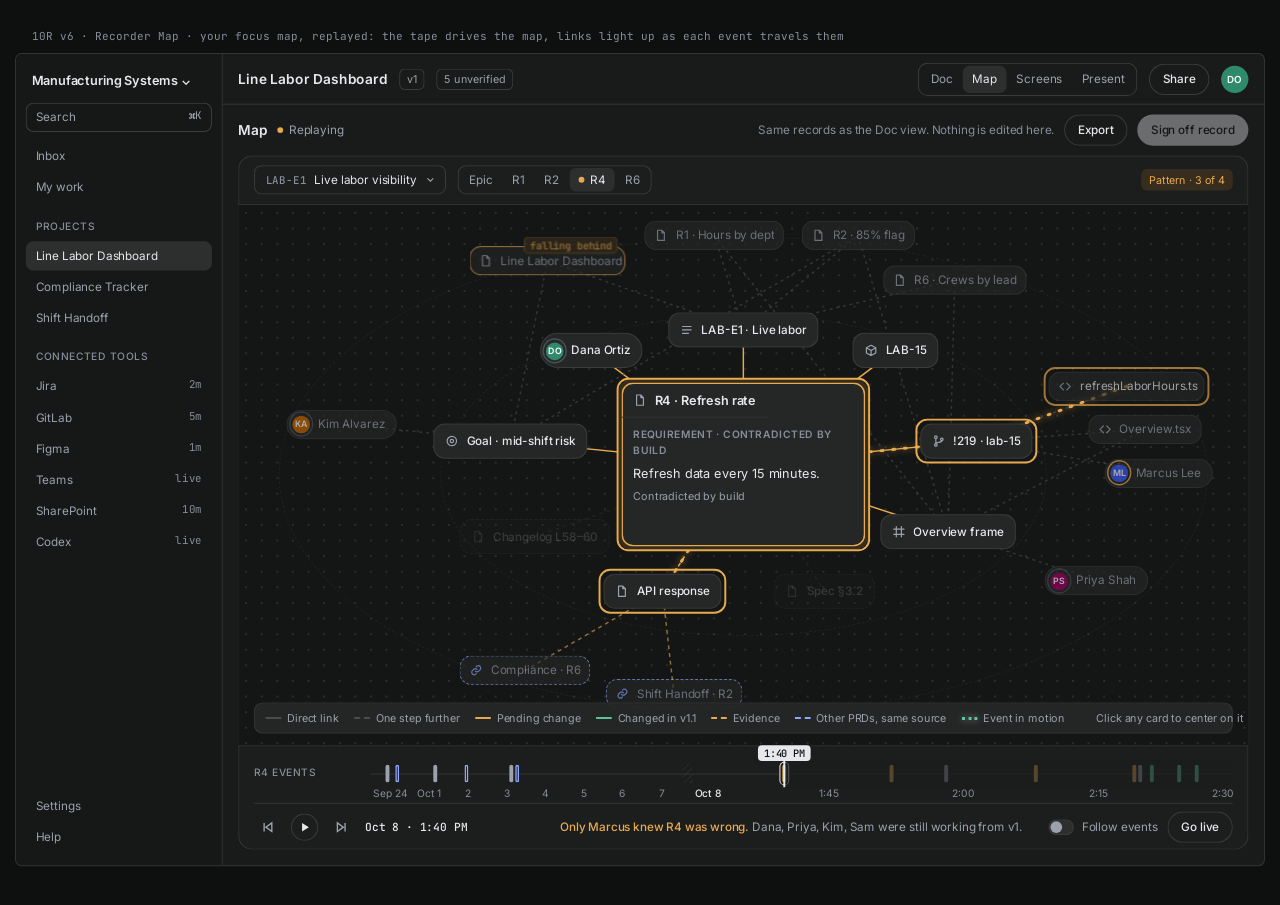
<file: design/recorder-artboard-v6.html>
<!doctype html>
<html lang="en">
<head>
<meta charset="utf-8" />
<meta name="viewport" content="width=device-width, initial-scale=1" />
<title>Recorder Map v6</title>
<link rel="preconnect" href="https://fonts.googleapis.com" />
<link href="https://fonts.googleapis.com/css2?family=Inter:wght@400;500;600&family=JetBrains+Mono:wght@400;500&display=swap" rel="stylesheet" />
<style>
:root {
  --app: #191A1A; --sidebar: #161717; --panel: #1C1D1D; --card: #252727; --row: #2D2F2F;
  --line: #333535; --line-2: #3A3C3C; --text: #E6E8EC; --muted: #9BA2AD; --label: #878E99; --faint: #5F656E;
  --blue: #8EA6FF; --blue-bg: #1E2537; --amber: #E8AA4E; --amber-bg: #372D1E; --green: #5DC79A; --green-bg: #1C2F27;
  --mono: 'JetBrains Mono', ui-monospace, Menlo, monospace; --sans: 'Inter', system-ui, sans-serif;
}
* { box-sizing: border-box; }
html, body { margin: 0; background: #0E0F0F; color: var(--text); font: 12px/18px var(--sans); -webkit-font-smoothing: antialiased; }
button { font: inherit; color: inherit; background: none; border: 0; padding: 0; cursor: pointer; text-align: left; }
.stage { padding: 28px 16px 40px; display: grid; justify-items: center; gap: 10px; }
.artlabel { width: 1280px; font: 11px/16px var(--mono); color: var(--label); }
.scaler { width: 1280px; height: 832px; transform-origin: top left; }
.board { width: 1280px; height: 832px; display: flex; background: var(--app); border-radius: 6px; overflow: hidden; box-shadow: 0 0 0 1px var(--line); }

/* shell */
.side { width: 212px; background: var(--sidebar); border-right: 1px solid var(--line); padding: 14px 10px; display: flex; flex-direction: column; gap: 2px; flex-shrink: 0; }
.ws { font-weight: 600; font-size: 13px; padding: 4px 6px 12px; }
.search { display: flex; justify-content: space-between; padding: 6px 10px; border-radius: 8px; box-shadow: inset 0 0 0 1px var(--line-2); color: var(--muted); margin-bottom: 8px; }
.nav { padding: 6px 10px; border-radius: 8px; color: var(--muted); display: flex; justify-content: space-between; }
.nav.on { background: var(--row); color: var(--text); }
.navh { font-size: 10.5px; letter-spacing: .06em; text-transform: uppercase; color: var(--label); padding: 14px 10px 4px; font-weight: 500; }
.nav .f { font: 11px var(--mono); color: var(--label); }
.main { flex: 1; display: flex; flex-direction: column; min-width: 0; }
.top { height: 52px; display: flex; align-items: center; gap: 12px; padding: 0 16px; border-bottom: 1px solid var(--line); flex-shrink: 0; }
.top h1 { font-size: 14px; font-weight: 600; margin: 0; }
.chip { display: inline-flex; align-items: center; height: 22px; font-size: 11px; padding: 0 8px; border-radius: 6px; box-shadow: inset 0 0 0 1px var(--line-2); color: var(--muted); white-space: nowrap; }
.chip.green { background: var(--green-bg); color: var(--green); box-shadow: none; }
.chip.amber { background: var(--amber-bg); color: var(--amber); box-shadow: none; }
.chip.blue { background: var(--blue-bg); color: var(--blue); box-shadow: none; }
.grow { flex: 1; }
.seg { display: flex; padding: 3px; border-radius: 10px; box-shadow: inset 0 0 0 1px var(--line-2); }
.seg span { padding: 5px 10px; border-radius: 7px; color: var(--muted); }
.seg span.on { background: var(--row); color: var(--text); }
.pill { height: 32px; padding: 0 14px; border-radius: 999px; box-shadow: inset 0 0 0 1px var(--line-2); font-weight: 500; white-space: nowrap; text-align: center; }
.pill.primary { background: var(--text); color: #0F1114; box-shadow: none; }
.pill:disabled { opacity: .4; cursor: not-allowed; }
.av { width: 22px; height: 22px; border-radius: 50%; display: inline-grid; place-items: center; font-size: 9px; font-weight: 600; color: #fff; flex-shrink: 0; }

.bar { height: 52px; display: flex; align-items: center; gap: 10px; padding: 0 16px; flex-shrink: 0; }
.bar h2 { font-size: 14px; font-weight: 600; margin: 0; }
.state { display: flex; align-items: center; gap: 6px; color: var(--muted); }
.state i { width: 6px; height: 6px; border-radius: 50%; background: var(--green); }
.state.replay i { background: var(--amber); }
.note { color: var(--label); }
.card { margin: 0 16px 16px; flex: 1; background: var(--panel); border-radius: 14px; box-shadow: inset 0 0 0 1px var(--line); display: flex; flex-direction: column; min-height: 0; overflow: hidden; }

/* controls */
.tabs { display: flex; align-items: center; gap: 4px; padding: 10px 16px; border-bottom: 1px solid var(--line); flex-shrink: 0; }
.tab { height: 24px; padding: 0 9px; border-radius: 6px; color: var(--muted); display: inline-flex; align-items: center; gap: 6px; white-space: nowrap; }
.tab:hover { color: var(--text); background: rgba(255,255,255,.03); }
.tab.on { background: var(--row); color: var(--text); }
.sd { width: 6px; height: 6px; border-radius: 50%; display: inline-block; }
.dd { position: relative; }
.ddbtn { height: 30px; padding: 0 10px 0 12px; border-radius: 8px; box-shadow: inset 0 0 0 1px var(--line-2); display: inline-flex; align-items: center; gap: 8px; white-space: nowrap; }
.ddbtn .id, .opt .id { font: 500 11px var(--mono); color: var(--label); }
.ddbtn svg { color: var(--muted); }
.menu { position: absolute; top: 36px; left: 0; z-index: 40; width: 280px; padding: 6px; border-radius: 10px; background: var(--card); box-shadow: inset 0 0 0 1px var(--line-2), 0 16px 40px rgba(0,0,0,.55); display: none; }
.menu.open { display: block; }
.opt { width: 100%; display: flex; align-items: center; gap: 8px; padding: 7px 10px; border-radius: 6px; }
.opt:hover { background: rgba(255,255,255,.04); }
.opt.on { background: var(--row); }
.opt .id { width: 48px; flex-shrink: 0; }
.opt .n { flex: 1; }
.opt .c { color: var(--label); font-size: 11px; }
.msep { height: 1px; background: var(--line); margin: 4px 6px; }
.bgrp { display: inline-flex; padding: 3px; gap: 2px; border-radius: 9px; box-shadow: inset 0 0 0 1px var(--line-2); margin-left: 8px; }
.trail { display: flex; align-items: center; gap: 4px; color: var(--label); margin-left: 8px; white-space: nowrap; overflow: hidden; }
.trail b { color: var(--text); font-weight: 500; }
.switch { display: inline-flex; align-items: center; gap: 8px; color: var(--muted); white-space: nowrap; }
.switch i { width: 26px; height: 16px; border-radius: 999px; background: var(--row); box-shadow: inset 0 0 0 1px var(--line-2); position: relative; transition: background .15s; }
.switch i::after { content: ''; position: absolute; top: 2px; left: 2px; width: 12px; height: 12px; border-radius: 50%; background: var(--muted); transition: left .15s, background .15s; }
.switch.on i { background: var(--green-bg); }
.switch.on i::after { left: 12px; background: var(--green); }

/* map */
.mapstage { position: relative; flex: 1; min-height: 0; overflow: hidden; background-color: #141515; background-image: radial-gradient(#2C2E2E 1px, transparent 1px); background-size: 16px 16px; }
.rings span { position: absolute; left: 50%; top: 50%; transform: translate(-50%, -50%); border: 1px dashed rgba(255,255,255,.05); border-radius: 50%; pointer-events: none; }
.msvg { position: absolute; inset: 0; pointer-events: none; overflow: visible; }
.fedge { fill: none; stroke: #4A4D4D; stroke-width: 1.5; transition: opacity .3s, stroke .3s; }
.fedge.outer { stroke-dasharray: 3 4; opacity: .6; }
.fedge.evidence { stroke: var(--amber); stroke-dasharray: 4 4; }
.fedge.other { stroke: var(--blue); stroke-dasharray: 4 4; }
.fedge.untraced { stroke-dasharray: 4 4; }
.fedge.pending { stroke: var(--amber); opacity: 1; }
.fedge.changed { stroke: var(--green); opacity: 1; }
.fedge.ghost { opacity: .08; }
.pulse { fill: none; stroke-width: 3; stroke-dasharray: 2 10; stroke-linecap: round; animation: flow .7s linear infinite; filter: drop-shadow(0 0 4px currentColor); }
.pulse.amber { stroke: var(--amber); color: var(--amber); }
.pulse.green { stroke: var(--green); color: var(--green); }
.pulse.blue { stroke: var(--blue); color: var(--blue); }
.pulse.gray { stroke: var(--muted); color: var(--muted); }
@keyframes flow { to { stroke-dashoffset: -12; } }

.fnode { position: absolute; z-index: 2; transform: translate(-50%, -50%); display: flex; flex-direction: column; max-width: 160px; border-radius: 12px; background: var(--card); box-shadow: inset 0 0 0 1px var(--line-2); transition: left .45s cubic-bezier(.2,.8,.2,1), top .45s cubic-bezier(.2,.8,.2,1), opacity .3s, box-shadow .2s; }
.fnode:not(.ring0):hover { box-shadow: inset 0 0 0 1px var(--muted); z-index: 6; }
.fnode-row { display: flex; align-items: center; gap: 8px; min-width: 0; height: 36px; padding: 0 12px; }
.fnode-row svg { flex-shrink: 0; color: var(--muted); }
.fnode-label { min-width: 0; overflow: hidden; text-overflow: ellipsis; white-space: nowrap; font-weight: 500; }
.fnode.ring2 { opacity: .65; }
.fnode.ring2 .fnode-row { height: 30px; padding: 0 10px; }
.fnode.ring2 .fnode-label { font-weight: 400; color: var(--muted); }
.fnode.ring0 { z-index: 3; width: 250px; max-width: 250px; height: 168px; box-shadow: inset 0 0 0 1.5px var(--muted), 0 0 0 4px var(--row); cursor: default; }
.fnode.ring0 .fnode-row { border-bottom: 1px solid var(--line); }
.fnode.ring0 .fnode-label { font-size: 13px; font-weight: 600; }
.fbody { display: grid; gap: 6px; padding: 10px 12px 12px; align-content: start; }
.fkind { font-size: 10.5px; line-height: 16px; font-weight: 600; letter-spacing: .05em; text-transform: uppercase; color: var(--label); display: flex; justify-content: space-between; align-items: center; }
.ffull { font-size: 13px; line-height: 18px; display: -webkit-box; -webkit-line-clamp: 4; -webkit-box-orient: vertical; overflow: hidden; }
.fstat { font-size: 11px; line-height: 16px; color: var(--muted); }
.fnode.t-people:not(.ring0) { border-radius: 999px; }
.fnode.t-people:not(.ring0) .fnode-row { padding: 0 12px 0 6px; }
.fnode.t-cluster { box-shadow: none; outline: 1px dashed var(--blue); outline-offset: -1px; }
.fnode.t-cluster svg { color: var(--blue); }
.fnode.t-untraced { box-shadow: none; outline: 1px dashed var(--line-2); outline-offset: -1px; }
.fnode.draft .fnode-label { font-style: italic; color: var(--muted); }
.fnode.pending { box-shadow: inset 0 0 0 1px var(--amber); }
.fnode.changed { box-shadow: inset 0 0 0 1px var(--green); }
.fnode.ring0.pending { box-shadow: inset 0 0 0 1.5px var(--amber), 0 0 0 4px var(--amber-bg); }
.fnode.ring0.changed { box-shadow: inset 0 0 0 1.5px var(--green), 0 0 0 4px var(--green-bg); }
.fnode.notified { outline-color: var(--green); }
.fnode.ghost { opacity: .16 !important; box-shadow: none; outline: 1px dashed var(--faint); outline-offset: -1px; }
.fnode.touched { z-index: 5; }
.fnode.touched::after { content: ''; position: absolute; inset: -5px; border-radius: inherit; border: 2px solid var(--tc); animation: ping 1.1s ease-out infinite; pointer-events: none; }
.fnode.touched.amber { --tc: var(--amber); } .fnode.touched.green { --tc: var(--green); } .fnode.touched.blue { --tc: var(--blue); } .fnode.touched.gray { --tc: var(--muted); }
.fnode.touched .fnode-label { color: var(--text); }
@keyframes ping { 0% { opacity: .9; transform: scale(1); } 100% { opacity: 0; transform: scale(1.08); } }
.knew { border-radius: 50%; box-shadow: 0 0 0 2px var(--card), 0 0 0 3.5px var(--kc, transparent); }
.badge { position: absolute; top: -10px; right: 8px; height: 18px; padding: 0 6px; border-radius: 5px; font: 500 10.5px/18px var(--mono); white-space: nowrap; background: var(--amber-bg); color: var(--amber); box-shadow: inset 0 0 0 1px rgba(232,170,78,.4); z-index: 2; }
.badge.green { background: var(--green-bg); color: var(--green); box-shadow: inset 0 0 0 1px rgba(93,199,154,.4); }

.legend { display: flex; gap: 16px; color: var(--muted); font-size: 11px; align-items: center; white-space: nowrap; }
.legend > span { display: inline-flex; align-items: center; gap: 6px; }
.lg { display: inline-block; width: 16px; height: 0; border-top: 2px solid #4A4D4D; }
.lg.outer { border-top-style: dashed; }
.lg.pending { border-top-color: var(--amber); } .lg.changed { border-top-color: var(--green); }
.lg.evidence { border-top: 2px dashed var(--amber); } .lg.other { border-top: 2px dashed var(--blue); }
.lg.pulse { border-top: 3px dotted var(--green); }
.maplegend { position: absolute; left: 16px; right: 16px; bottom: 12px; height: 32px; padding: 0 12px; border-radius: 9px; background: rgba(37,39,39,.92); box-shadow: inset 0 0 0 1px var(--line); z-index: 8; }

/* tape */
.tape { border-top: 1px solid var(--line); flex-shrink: 0; padding: 0 16px; }
.strip { position: relative; height: 58px; margin-left: 120px; }
.strip .t { position: absolute; top: 40px; font-size: 10.5px; color: var(--label); transform: translateX(-50%); white-space: nowrap; }
.strip .t.l { transform: none; }
.strip .t.strong { color: var(--text); font-weight: 500; }
.strip .base { position: absolute; left: 0; right: 0; top: 28px; height: 1px; background: var(--line); }
.strip .brk { position: absolute; top: 18px; height: 20px; background: repeating-linear-gradient(135deg, transparent 0 4px, rgba(255,255,255,.07) 4px 5px); border-radius: 3px; }
.tick { position: absolute; top: 19px; width: 4px; height: 18px; margin-left: -2px; border-radius: 2px; cursor: pointer; z-index: 2; }
.tick.person { background: var(--muted); } .tick.ai { box-shadow: inset 0 0 0 1.5px var(--blue); background: var(--panel); }
.tick.open { background: var(--amber); } .tick.done { background: var(--green); }
.tick.cur { box-shadow: 0 0 0 2px var(--panel), 0 0 0 3px var(--text); }
.smask { position: absolute; top: 14px; height: 28px; right: 0; background: rgba(28,29,29,.7); pointer-events: none; z-index: 3; }
.shead { position: absolute; top: 14px; height: 28px; width: 2px; margin-left: -1px; background: var(--text); z-index: 4; pointer-events: none; }
.htime { position: absolute; top: -1px; transform: translateX(-50%); background: var(--text); color: #0F1114; font: 500 10.5px/16px var(--mono); padding: 0 6px; border-radius: 4px; white-space: nowrap; z-index: 5; cursor: ew-resize; user-select: none; }
.stlab { position: absolute; left: -120px; top: 19px; font-size: 10.5px; letter-spacing: .06em; text-transform: uppercase; color: var(--label); font-weight: 500; }
.trans { display: flex; align-items: center; gap: 10px; height: 48px; border-top: 1px solid var(--line); }
.ib { width: 28px; height: 28px; border-radius: 50%; display: grid; place-items: center; color: var(--muted); flex-shrink: 0; }
.ib.play { box-shadow: inset 0 0 0 1px var(--line-2); color: var(--text); }
.ib:hover { color: var(--text); background: var(--row); }
.clock { font: 500 11.5px var(--mono); width: 190px; white-space: nowrap; flex-shrink: 0; }
.callout { flex: 1; min-width: 0; color: var(--muted); white-space: nowrap; overflow: hidden; text-overflow: ellipsis; }
.callout strong { font-weight: 500; }
.callout .a { color: var(--amber); } .callout .g { color: var(--green); }

.tip { position: fixed; z-index: 50; width: 288px; padding: 12px; border-radius: 10px; background: var(--card); box-shadow: inset 0 0 0 1px var(--line-2), 0 16px 40px rgba(0,0,0,.55); pointer-events: none; display: none; }
.tip .th { display: flex; gap: 8px; align-items: center; margin-bottom: 6px; }
.tip .tn { font-weight: 500; }
.tip .tm { color: var(--label); font-size: 11px; }
.tip p { margin: 0 0 8px; }
.tip p:last-child { margin: 0; }
.tip .q { color: var(--muted); }
.tip .chips { display: flex; flex-wrap: wrap; gap: 6px; }
@media (prefers-reduced-motion: reduce) { .pulse, .fnode.touched::after { animation: none; } .fnode { transition: none; } }
</style>
</head>
<body>
<div class="stage">
  <div class="artlabel" id="artlabel">10R v6 · Recorder Map · your focus map, replayed: the tape drives the map, links light up as each event travels them</div>
  <div class="scaler" id="scaler">
  <div class="board">
    <aside class="side">
      <div class="ws">Manufacturing Systems ⌄</div>
      <div class="search"><span>Search</span><span style="font:11px var(--mono)">⌘K</span></div>
      <div class="nav">Inbox</div><div class="nav">My work</div>
      <div class="navh">Projects</div>
      <div class="nav on">Line Labor Dashboard</div><div class="nav">Compliance Tracker</div><div class="nav">Shift Handoff</div>
      <div class="navh">Connected tools</div>
      <div class="nav">Jira <span class="f">2m</span></div><div class="nav">GitLab <span class="f">5m</span></div><div class="nav">Figma <span class="f">1m</span></div>
      <div class="nav">Teams <span class="f">live</span></div><div class="nav">SharePoint <span class="f">10m</span></div><div class="nav">Codex <span class="f">live</span></div>
      <div class="grow"></div><div class="nav">Settings</div><div class="nav">Help</div>
    </aside>
    <div class="main">
      <div class="top">
        <h1>Line Labor Dashboard</h1>
        <span class="chip" id="ver"></span><span class="chip" id="unv"></span>
        <span class="grow"></span>
        <div class="seg"><span>Doc</span><span class="on">Map</span><span>Screens</span><span>Present</span></div>
        <button class="pill">Share</button>
        <span class="av" style="background:#2F8A6B;width:28px;height:28px;font-size:10px">DO</span>
      </div>
      <div class="bar">
        <h2>Map</h2>
        <span class="state" id="state"><i></i><span></span></span>
        <span class="grow"></span>
        <span class="note">Same records as the Doc view. Nothing is edited here.</span>
        <button class="pill">Export</button>
        <button class="pill primary" id="signoff">Sign off record</button>
      </div>
      <div class="card">
        <div class="tabs" id="tabs"></div>
        <div class="mapstage" id="stage"></div>
        <div class="tape">
          <div class="strip" id="strip"></div>
          <div class="trans">
            <button class="ib" id="prev" aria-label="Previous event"><svg width="14" height="14" viewBox="0 0 16 16" fill="none" stroke="currentColor" stroke-width="1.6"><path d="M4 3v10M13 3 6 8l7 5z"/></svg></button>
            <button class="ib play" id="play" aria-label="Play"><svg width="14" height="14" viewBox="0 0 16 16" fill="currentColor"><path d="M5 3l8 5-8 5z"/></svg></button>
            <button class="ib" id="next" aria-label="Next event"><svg width="14" height="14" viewBox="0 0 16 16" fill="none" stroke="currentColor" stroke-width="1.6"><path d="M12 3v10M3 3l7 5-7 5z"/></svg></button>
            <span class="clock" id="clock"></span>
            <span class="callout" id="callout"></span>
            <button class="switch" id="follow" aria-pressed="false"><i></i>Follow events</button>
            <button class="pill" id="live">Go live</button>
          </div>
        </div>
      </div>
    </div>
  </div>
  </div>
</div>
<div class="tip" id="tip"></div>

<script>
// ================= time =================
// T = minutes since Sep 24 00:00. Days: Sep 24 = 0, Oct 1 = 7 … Oct 8 = 14.
const D = (day, h, m) => day * 1440 + h * 60 + m;
const OCT8 = 14, ZFROM = 13 * 60 + 30, ZTO = 14 * 60 + 30, LIVE = D(OCT8, 14, 27), PUB = D(7, 16, 0);
const DAYS = [0, 7, 8, 9, 10, 11, 12, 13];
const dayName = (d) => (d === 0 ? 'Sep 24' : `Oct ${d - 6}`);
const clock = (m) => `${((Math.floor(m / 60) + 11) % 12) + 1}:${String(m % 60).padStart(2, '0')}`;
const fmt = (T) => { const d = Math.floor(T / 1440), m = T % 1440; return { date: dayName(d), time: `${clock(m)} ${m < 720 ? 'AM' : 'PM'}`, short: clock(m) }; };
const whenStr = (T) => `${fmt(T).date} · ${fmt(T).time}`;

// Tape axis: one column per day, then Oct 8 minute by minute (or days only when R4 isn't in scope).
let SW = 0, AX = null;
function makeAxis(mixed) {
  if (!mixed) return [{ k: 'days', days: [...DAYS, OCT8], w: SW }];
  const dw = Math.round(SW * 0.36), brk = 14;
  return [{ k: 'days', days: DAYS, w: dw }, { k: 'brk', w: brk }, { k: 'mins', w: SW - dw - brk }];
}
function xOf(T) {
  let off = 0; const d = Math.floor(T / 1440), m = T % 1440;
  for (const s of AX) {
    if (s.k === 'days') {
      const cw = s.w / s.days.length; let i = s.days.indexOf(d);
      if (i < 0 && d < s.days[s.days.length - 1]) { i = s.days.filter((x) => x <= d).length - 1; return off + i * cw + cw - 3; }
      if (i >= 0) return off + i * cw + Math.max(4, Math.min(cw - 4, (m / 1440) * cw));
    }
    if (s.k === 'mins' && d === OCT8) return off + Math.max(0, Math.min(1, (m - ZFROM) / (ZTO - ZFROM))) * s.w;
    off += s.w;
  }
  return off;
}
function tOf(x) {
  let off = 0;
  for (const s of AX) {
    if (x < off + s.w || s === AX[AX.length - 1]) {
      const lx = Math.max(0, x - off);
      if (s.k === 'days') { const cw = s.w / s.days.length, i = Math.min(s.days.length - 1, Math.floor(lx / cw)); return Math.min(LIVE, s.days[i] * 1440 + Math.round(((lx - i * cw) / cw) * 1439)); }
      if (s.k === 'brk') return D(OCT8, 13, 30);
      return Math.min(LIVE, D(OCT8, 0, 0) + ZFROM + Math.round((lx / s.w) * (ZTO - ZFROM)));
    }
    off += s.w;
  }
  return LIVE;
}

// ================= story records (src/store.js + src/AstraViews.js) =================
const PEOPLE = {
  marcus: ['Marcus Lee', 'ML', '#3D5AFE', 'Senior engineer'], priya: ['Priya Shah', 'PS', '#9F0064', 'Designer · owns Figma Overview'],
  dana: ['Dana Ortiz', 'DO', '#2F8A6B', 'Product manager · approver'], kim: ['Kim Alvarez', 'KA', '#C76A00', 'Business lead · owns the success metric'],
  sam: ['Sam Reed', 'SR', '#5C6370', 'SME · line operations'], jordan: ['Jordan Kim', 'JK', '#4100E2', 'Developer'],
  astra: ['Astra', 'A', '#3A3C3C', ''], codex: ['Codex', '>_', '#2D2F2F', ''],
};
const R4_OLD = 'Refresh data every 15 minutes.';
const R4_NEW = 'Refresh data hourly, 5 minutes after the timekeeping system syncs. Show the real last-sync time.';
const EPICS = [['LAB-E1', 'Live labor visibility', ['R1', 'R2', 'R4', 'R6']], ['LAB-E2', 'Filtering', ['R3', 'R5']], ['LAB-E3', 'Alerts and history', ['R7', 'R8']]];
const R4ST = (T) => (T < PUB ? 'draft' : T < D(OCT8, 13, 40) ? 'assumed' : T < D(OCT8, 14, 21) ? 'contested' : 'changed');
const REQ = {
  R1: ['Hours by dept', 'Show labor hours per department for the current shift.', D(0, 16, 0), (T) => (T < PUB ? 'draft' : 'verified')],
  R2: ['85% flag', 'Flag any department above 85% of planned hours.', D(0, 16, 0), (T) => (T < PUB ? 'draft' : 'verified')],
  R3: ['Shift filter', 'Let leaders filter by shift (1st, 2nd, 3rd).', D(0, 16, 0), (T) => (T < PUB ? 'draft' : 'verified')],
  R4: ['Refresh rate', null, D(0, 16, 0), R4ST],
  R5: ['Dept detail', 'Show a department detail view with an hourly breakdown.', D(7, 9, 30), () => 'draft'],
  R6: ['Crews by lead', 'Show each crew lead their own departments first.', D(9, 10, 40), () => 'assumed'],
  R7: ['Overtime alerts', 'Send the shift lead a Teams alert when a department crosses the overtime threshold.', D(0, 16, 0), (T) => (T < PUB ? 'draft' : 'assumed')],
  R8: ['Shift history', 'Keep 90 days of shift history for weekly labor reviews.', D(10, 15, 5), () => 'assumed'],
};
const WORD = { verified: 'Approved', assumed: 'Assumed', contested: 'Contradicted by build', changed: 'Changed in v1.1', draft: 'AI draft' };
const TONE = { verified: '', assumed: '', contested: 'amber', changed: 'green', draft: 'blue' };
const KNEW = { marcus: [D(OCT8, 13, 40), 'Saw the build test in Codex'], dana: [D(OCT8, 13, 52), 'Got the proposal in Astra'], priya: [D(OCT8, 13, 52), 'Got the pending change in Figma'], kim: [D(OCT8, 14, 19), 'Saw the thread in Teams'], sam: [null, null] };
const CUR = D(OCT8, 14, 21);
const knewAt = (id, T) => (!KNEW[id] ? null : T >= CUR ? 'cur' : KNEW[id][0] !== null && T >= KNEW[id][0] ? 'knows' : 'v1');
// Lag badges: a card is "behind" between the moment it should have changed and the moment it did.
const LAG = { prd: [D(OCT8, 13, 40), D(OCT8, 14, 21), 'The build knew R4 was wrong at 1:40 PM. The PRD said so at 2:21 PM.'], 'code-job': [D(OCT8, 14, 21), D(OCT8, 14, 24), 'v1.1 was approved at 2:21 PM. The refresh job matched it at 2:24 PM.'], Overview: [D(OCT8, 14, 21), D(OCT8, 14, 26), 'v1.1 was approved at 2:21 PM. The Overview label matched it at 2:26 PM.'] };

// Each node: type, label, kind, full(T), status(T), born.
function N(T) {
  const ch = T >= CUR, st4 = R4ST(T);
  const n = {
    prd: { type: 'prd', label: 'Line Labor Dashboard', kind: 'PRD', full: () => `Line Labor Dashboard PRD ${T >= CUR ? 'v1.1' : T >= PUB ? 'v1' : 'v1 draft'}`, status: 'Owner Dana Ortiz', born: D(0, 16, 0) },
    E1: { type: 'epic', label: 'LAB-E1 · Live labor', kind: 'Epic', full: () => 'LAB-E1 · Live labor visibility', status: 'R1, R2, R4, R6', born: PUB },
    E2: { type: 'epic', label: 'LAB-E2 · Filtering', kind: 'Epic', full: () => 'LAB-E2 · Filtering and drill-down', status: 'R3, R5', born: PUB },
    E3: { type: 'epic', label: 'LAB-E3 · Alerts', kind: 'Epic', full: () => 'LAB-E3 · Alerts and history', status: 'R7, R8 · no tickets yet', born: PUB },
    goal: { type: 'goal', label: 'Goal · mid-shift risk', kind: 'Success metric', full: () => 'Leaders spot overtime risk by mid-shift.', status: 'Owner Kim Alvarez · depends on R2 and R4', born: D(0, 10, 18) },
    'LAB-12': { type: 'jira', label: 'LAB-12', kind: 'Jira ticket', full: () => 'LAB-12 · Labor hours by department', status: T >= D(11, 9, 0) ? 'Done' : 'In progress', born: D(8, 11, 0) },
    'LAB-13': { type: 'jira', label: 'LAB-13', kind: 'Jira ticket', full: () => 'LAB-13 · Overtime flag at 85% of planned hours', status: 'In progress · Jordan Kim', born: D(8, 11, 10) },
    'LAB-14': { type: 'jira', label: 'LAB-14', kind: 'Jira ticket', full: () => 'LAB-14 · Shift filter', status: 'In progress', born: D(8, 11, 15) },
    'LAB-15': { type: 'jira', label: 'LAB-15', kind: 'Jira ticket', full: () => 'LAB-15 · Refresh labor hours from the timekeeping API', status: ch ? 'In progress · description updated for v1.1' : 'In progress', born: D(8, 11, 20) },
    '!205': { type: 'gitlab', label: '!205 · Merged', kind: 'GitLab merge request', full: () => '!205 · Department hours endpoint', status: 'Merged · Marcus Lee', born: D(10, 15, 30) },
    '!212': { type: 'gitlab', label: '!212 · Open', kind: 'GitLab merge request', full: () => '!212 · Shift filter UI', status: 'Open · Marcus Lee', born: D(12, 14, 0) },
    '!219': { type: 'gitlab', label: '!219 · lab-15', kind: 'GitLab merge request', full: () => '!219 · lab-15-refresh: scheduled refresh job', status: `Open · Marcus Lee${st4 === 'contested' ? ' · tagged pending-R4' : ''}`, born: D(9, 18, 5) },
    '!218': { type: 'untraced', label: '!218 · no requirement', kind: 'Untraced work', full: () => '!218 · Cache warm-up script', status: 'Open · not linked to any requirement', born: D(11, 16, 0) },
    'code-job': { type: 'code', label: 'refreshLaborHours.ts', kind: 'Code · GitLab !219', full: () => 'src/jobs/refreshLaborHours.ts', status: T >= D(OCT8, 14, 24) ? 'Hourly · matches R4 v1.1' : 'Polls every 15 minutes, as R4 v1 says', born: D(9, 18, 5) },
    'code-ui': { type: 'code', label: 'Overview.tsx', kind: 'Code · GitLab !219', full: () => 'src/ui/Overview.tsx', status: T >= D(OCT8, 14, 26) ? 'Shows the real last-sync time' : 'Label says every 15 min', born: D(9, 18, 5) },
    'code-dept': { type: 'code', label: 'departmentTotals.ts', kind: 'Code · GitLab !205', full: () => 'src/api/departmentTotals.ts', status: 'Merged', born: D(10, 15, 30) },
    'code-filter': { type: 'code', label: 'ShiftFilter.tsx', kind: 'Code · GitLab !212', full: () => 'src/ui/ShiftFilter.tsx', status: 'Open', born: D(12, 14, 0) },
    Overview: { type: 'figma', label: 'Overview frame', kind: 'Figma frame', full: () => 'Dashboard / Overview', status: T >= D(OCT8, 14, 26) ? 'Label shows last sync time' : 'Label: “Updated every 15 min”', born: D(9, 11, 0) },
    Filters: { type: 'figma', label: 'Filters frame', kind: 'Figma frame', full: () => 'Dashboard / Filters', status: 'Priya Shah', born: D(9, 13, 0) },
    'ev-spec': { type: 'evidence', label: 'Spec §3.2', kind: 'Evidence on R4', full: () => 'timekeeping-api.md §3.2: “batch-loaded at the top of each hour (PT1H)”', status: 'Edited Mar 2023 · attached Oct 8, 1:52 PM', born: D(OCT8, 13, 52) },
    'ev-api': { type: 'evidence', label: 'API response', kind: 'Evidence on R4', full: () => 'Sandbox GET /v2/labor/hours · sync_interval: PT1H', status: 'Oct 8, 1:40 PM', born: D(OCT8, 13, 40) },
    'ev-log': { type: 'evidence', label: 'Changelog L58–60', kind: 'Evidence on R4', full: () => 'Data owner Ravi Patel: sync stays hourly, no faster feed before 2027', status: 'Sep 12, 2026 · attached Oct 8, 2:19 PM', born: D(OCT8, 14, 19) },
    'cl-shift': { type: 'cluster', label: 'Shift Handoff · R2', kind: 'Other project · same API', full: () => 'Shift Handoff PRD · R2: Show hours worked this shift', status: ch ? 'Reads the timekeeping API · owner notified of v1.1' : 'Reads the timekeeping API', born: 0 },
    'cl-comp': { type: 'cluster', label: 'Compliance · R6', kind: 'Other project · same API', full: () => 'Compliance Tracker PRD · R6: Report hours against labor rules daily', status: ch ? 'Reads the timekeeping API · owner notified of v1.1' : 'Reads the timekeeping API', born: 0 },
  };
  for (const [id, [short, text, born, st]] of Object.entries(REQ)) {
    const s = st(T);
    n[id] = { type: 'req', label: `${id} · ${short}`, kind: `Requirement · ${WORD[s]}`, full: () => (id === 'R4' ? (st4 === 'changed' ? R4_NEW : R4_OLD) : text), status: id === 'R4' && ch ? 'Was every 15 minutes · approved by Dana' : WORD[s], born, st: s };
  }
  for (const [id, p] of Object.entries(PEOPLE)) if (!['astra', 'codex'].includes(id)) n[id] = { type: 'people', person: id, label: p[0], kind: 'Person', full: () => p[0], status: p[3], born: 0 };
  return n;
}

const LINKS = [
  ['prd', 'E1'], ['prd', 'E2'], ['prd', 'E3'], ['prd', 'goal'], ['prd', '!218'],
  ['E1', 'R1'], ['E1', 'R2'], ['E1', 'R4'], ['E1', 'R6'], ['E2', 'R3'], ['E2', 'R5'], ['E3', 'R7'], ['E3', 'R8'],
  ['R6', 'Overview'], ['R7', 'R2'], ['R7', 'kim'], ['R8', 'sam'],
  ['!219', 'code-job'], ['!219', 'code-ui'], ['Overview', 'code-ui'], ['!205', 'code-dept'], ['!212', 'code-filter'], ['Filters', 'code-filter'],
  ['R1', 'LAB-12'], ['R1', '!205'], ['R1', 'Overview'],
  ['R2', 'LAB-13'], ['R2', 'Overview'], ['R2', 'goal'],
  ['R4', 'LAB-15'], ['R4', '!219'], ['R4', 'Overview'], ['R4', 'ev-spec'], ['R4', 'ev-api'], ['R4', 'ev-log'], ['R4', 'goal'], ['R4', 'dana'],
  ['R3', 'LAB-14'], ['R3', '!212'], ['R3', 'Filters'],
  ['!205', 'marcus'], ['!219', 'marcus'], ['!212', 'marcus'], ['!218', 'marcus'],
  ['Overview', 'priya'], ['Filters', 'priya'], ['LAB-13', 'jordan'], ['goal', 'kim'],
  ['ev-api', 'cl-shift'], ['ev-api', 'cl-comp'],
];

// Events: [req, time, kind, who, text, chips, reviewer, path, tone]. path = links the event travels.
const EV = [
  ['R4', D(0, 10, 18), 'person', 'kim', 'Kickoff call: “If leads can see it by lunch, they can move people before it turns into overtime.”', ['Kickoff transcript 18:40'], null, [['kim', 'goal'], ['goal', 'R4']], 'gray'],
  ['R4', D(0, 16, 0), 'ai', 'astra', 'Drafted R4 “Refresh data every 15 minutes” from the kickoff transcript.', [], 'Dana Ortiz', [['R4', 'dana']], 'blue'],
  ['R4', PUB, 'person', 'dana', 'Published PRD v1 with R4 still assumed. The assumption check flagged it first.', ['Assumption check · Oct 1'], null, [['dana', 'R4'], ['R4', 'E1'], ['E1', 'prd']], 'gray'],
  ['R4', D(8, 11, 20), 'ai', 'astra', 'Created Jira LAB-15 from R4: refresh labor hours every 15 minutes.', ['Jira LAB-15'], 'Dana Ortiz', [['R4', 'LAB-15']], 'blue'],
  ['R4', D(9, 14, 40), 'person', 'priya', 'Added an “Updated every 15 min” label to the Overview frame.', ['Figma · Overview'], null, [['R4', 'Overview'], ['Overview', 'priya']], 'gray'],
  ['R4', D(9, 18, 5), 'ai', 'codex', 'Wrote the refresh job on a 15-minute schedule, as R4 says. Opened !219.', ['GitLab !219'], 'Marcus Lee', [['R4', '!219'], ['!219', 'code-job'], ['!219', 'marcus']], 'blue'],
  ['R4', D(OCT8, 13, 40), 'open', 'codex', 'Build test: the timekeeping API returns sync_interval PT1H. R4 is contradicted.', ['API response · Oct 8', 'Spec §3.2 · 2023'], 'Marcus Lee', [['code-job', '!219'], ['!219', 'R4'], ['ev-api', 'R4']], 'amber'],
  ['R4', D(OCT8, 13, 52), 'open', 'marcus', 'Proposed changing R4 to an hourly refresh. Dana and Priya see it as pending.', ['Proposal · R4'], null, [['marcus', '!219'], ['!219', 'R4'], ['ev-spec', 'R4'], ['R4', 'dana'], ['R4', 'Overview'], ['Overview', 'priya']], 'amber'],
  ['R4', D(OCT8, 13, 58), 'person', 'priya', 'Agreed in the Figma plugin: “I’ll relabel ‘Updated every 15 min’ to show the actual last sync time.”', [], null, [['priya', 'Overview'], ['Overview', 'R4']], 'gray'],
  ['R4', D(OCT8, 14, 8), 'open', 'dana', 'Asked for more evidence: the linked spec section is from 2023.', [], null, [['dana', 'R4'], ['R4', '!219'], ['!219', 'marcus']], 'amber'],
  ['R4', D(OCT8, 14, 19), 'open', 'marcus', 'Added changelog lines 58–60 (data owner confirmed hourly in Sept) and resent.', ['Changelog L58–60 · Sep 2026'], null, [['marcus', '!219'], ['!219', 'R4'], ['ev-log', 'R4']], 'amber'],
  ['R4', D(OCT8, 14, 19), 'person', 'kim', 'Agreed in Teams: “Hourly still gets us there by lunch.”', [], null, [['kim', 'goal'], ['goal', 'R4']], 'gray'],
  ['R4', D(OCT8, 14, 21), 'done', 'dana', 'Approved R4. Astra published PRD v1.1, updated LAB-15, flagged the Overview frame, posted to Teams, and told the two other PRDs that read this API.', ['Decision record · R4', 'PRD v1.1', 'Jira LAB-15', 'Teams'], null, [['dana', 'R4'], ['R4', 'E1'], ['E1', 'prd'], ['R4', 'LAB-15'], ['R4', 'Overview'], ['Overview', 'priya'], ['R4', 'goal'], ['goal', 'kim'], ['R4', 'ev-api'], ['ev-api', 'cl-shift'], ['ev-api', 'cl-comp'], ['R4', '!219']], 'green'],
  ['R4', D(OCT8, 14, 24), 'done', 'marcus', 'Updated the refresh job to hourly (5 * * * *).', ['GitLab !219'], null, [['marcus', '!219'], ['!219', 'code-job']], 'green'],
  ['R4', D(OCT8, 14, 26), 'done', 'priya', 'Relabeled the Overview: “Last synced 1:00 PM · next 2:05 PM”.', ['Figma · Overview'], null, [['priya', 'Overview'], ['Overview', 'code-ui']], 'green'],

  ['R1', D(0, 16, 0), 'ai', 'astra', 'Drafted R1 from the kickoff transcript.', [], 'Dana Ortiz', [['E1', 'R1']], 'blue'],
  ['R1', D(9, 11, 0), 'person', 'priya', 'Drew the department bars on the Overview frame.', ['Figma · Overview'], null, [['R1', 'Overview'], ['Overview', 'priya']], 'gray'],
  ['R1', D(10, 15, 30), 'person', 'marcus', 'Merged !205, the department hours endpoint.', ['GitLab !205'], null, [['marcus', '!205'], ['!205', 'R1'], ['!205', 'code-dept']], 'gray'],
  ['R1', D(11, 9, 0), 'done', 'astra', 'Jira LAB-12 moved to Done.', ['Jira LAB-12'], null, [['R1', 'LAB-12']], 'green'],
  ['R2', D(9, 11, 30), 'person', 'priya', 'Added the over-85% highlight state to the Overview frame.', ['Figma · Overview'], null, [['R2', 'Overview'], ['Overview', 'priya']], 'gray'],
  ['R2', D(11, 10, 0), 'person', 'jordan', 'Started Jira LAB-13, the overtime flag.', ['Jira LAB-13'], null, [['jordan', 'LAB-13'], ['LAB-13', 'R2']], 'gray'],
  ['R3', D(9, 13, 0), 'person', 'priya', 'Designed the Filters frame.', ['Figma · Filters'], null, [['priya', 'Filters'], ['Filters', 'R3']], 'gray'],
  ['R3', D(12, 14, 0), 'person', 'marcus', 'Opened !212, the shift filter UI.', ['GitLab !212'], null, [['marcus', '!212'], ['!212', 'R3']], 'gray'],
  ['R5', D(7, 9, 30), 'ai', 'astra', 'Drafted R5 from crew lead notes. Nobody has accepted it.', ['Lead notes'], null, [['E2', 'R5']], 'blue'],
  ['R6', D(9, 10, 40), 'ai', 'astra', 'Added R6 as assumed from the Oct 3 lead sync call.', ['Lead sync · Oct 3'], 'Dana Ortiz', [['E1', 'R6'], ['R6', 'Overview']], 'blue'],
  ['R7', D(0, 10, 31), 'person', 'kim', 'Kickoff call: asked for a Teams alert when a department nears overtime.', ['Kickoff transcript 31:20'], null, [['kim', 'R7']], 'gray'],
  ['R8', D(10, 15, 5), 'ai', 'astra', 'Added R8 as assumed from the Oct 4 SME sync.', ['SME sync · Oct 4'], 'Dana Ortiz', [['sam', 'R8']], 'blue'],
];
const PATTERN = '<p><b>Pattern across 3 PRDs · early signal</b></p><p class="q">Across 3 PRDs, 3 of 4 requirements set from a kickoff quote and never checked against the source system changed after the build started.</p><p class="q">This was shown on R4 at the assumption check on Oct 1. v1 was published anyway, and R4 changed a week later.</p><p class="tm">Counts requirements and sources, never people.</p>';

// ================= layout (ported from MapView's focusLayout in src/AstraViews.js) =================
const TYPE_ORDER = ['prd', 'epic', 'req', 'jira', 'gitlab', 'code', 'figma', 'evidence', 'goal', 'people', 'cluster', 'untraced'];
const ADJ = {};
for (const [a, b] of LINKS) { (ADJ[a] = ADJ[a] || new Set()).add(b); (ADJ[b] = ADJ[b] || new Set()).add(a); }
const byType = (n) => (a, b) => TYPE_ORDER.indexOf(n[a].type) - TYPE_ORDER.indexOf(n[b].type);
function focusLayout(focus, nodes, w, h, measured) {
  const cx0 = w / 2, cy0 = h / 2, rx2 = w / 2 - 100, ry2 = h / 2 - 28, rx1 = rx2 * 0.58, ry1 = ry2 * 0.58;
  const pos = { [focus]: { x: cx0, y: cy0, ring: 0 } };
  const ring1 = [...(ADJ[focus] || [])].sort(byType(nodes));
  ring1.forEach((id, i) => { const a = -Math.PI / 2 + (i * 2 * Math.PI) / ring1.length; pos[id] = { x: cx0 + rx1 * Math.cos(a), y: cy0 + ry1 * Math.sin(a), ring: 1, angle: a }; });
  const placed = new Set(Object.keys(pos));
  for (const parent of ring1) {
    const kids = [...(ADJ[parent] || [])].filter((k) => !placed.has(k)).sort(byType(nodes));
    if (!kids.length) continue;
    kids.forEach((k) => placed.add(k));
    const a0 = pos[parent].angle, step = Math.min(0.6, 140 / (rx2 * Math.abs(Math.sin(a0)) + 1), 40 / (ry2 * Math.abs(Math.cos(a0)) + 1));
    kids.forEach((id, i) => { const a = a0 + (i - (kids.length - 1) / 2) * step; pos[id] = { x: cx0 + rx2 * Math.cos(a), y: cy0 + ry2 * Math.sin(a), ring: 2, angle: a, parent }; });
  }
  const box = (id) => {
    const p = pos[id]; const m = measured[`${id}:${p.ring}`]; if (m) return m;
    if (p.ring === 0) return { w: 250, h: 168 };
    return { w: Math.min(160, 50 + nodes[id].label.length * 7.2), h: p.ring === 1 ? 36 : 30 };
  };
  const GAP = 8, EDGE = 8, boxes = [];
  const inside = (x, y, s) => x - s.w / 2 >= EDGE && x + s.w / 2 <= w - EDGE && y - s.h / 2 >= EDGE + 6 && y + s.h / 2 <= h - EDGE;
  const free = (x, y, s) => inside(x, y, s) && boxes.every((b) => Math.abs(b.x - x) >= (b.w + s.w) / 2 + GAP || Math.abs(b.y - y) >= (b.h + s.h) / 2 + GAP + 6);
  let hidden = 0;
  for (const id of Object.keys(pos).sort((a, b) => pos[a].ring - pos[b].ring)) {
    const p = pos[id], s = box(id);
    const x0 = Math.max(s.w / 2 + EDGE, Math.min(w - s.w / 2 - EDGE, p.x)), y0 = Math.max(s.h / 2 + EDGE + 6, Math.min(h - s.h / 2 - EDGE, p.y));
    let spot = free(x0, y0, s) || p.ring === 0 ? [x0, y0] : null;
    for (let r = 8; !spot && r < Math.max(w, h); r += 8) {
      const steps = Math.max(12, Math.round(r / 6));
      for (let k = 0; k < steps; k++) { const t = (k / steps) * 2 * Math.PI, x = x0 + r * Math.cos(t), y = y0 + r * 0.7 * Math.sin(t); if (free(x, y, s)) { spot = [x, y]; break; } }
    }
    if (!spot && p.ring === 1) spot = [x0, y0];
    if (!spot) { delete pos[id]; hidden++; continue; }
    [p.x, p.y] = spot; boxes.push({ x: p.x, y: p.y, ...s });
  }
  Object.defineProperty(pos, 'hidden', { value: hidden });
  return pos;
}

// ================= state =================
// focus = the card in the center. track = the requirement whose record the tape plays (null = every event in scope).
let T = D(OCT8, 13, 40), playing = null, follow = false, focus = 'R4', track = 'R4', scope = 'LAB-E1', menuOpen = false;
let POS = null; const MEASURED = {};
const $ = (id) => document.getElementById(id);
const TIPS = {}; let tipN = 0;
const tip = (html) => { const k = 't' + tipN++; TIPS[k] = html; return `data-tip="${k}"`; };
const av = (id, s = 22) => { const p = PEOPLE[id]; return `<span class="av" style="background:${p[2]};width:${s}px;height:${s}px">${p[1]}</span>`; };
const scopeReqs = () => (scope === 'all' ? EPICS.flatMap((e) => e[2]) : EPICS.find((e) => e[0] === scope)[2]);
const scopeFocus = () => (scope === 'all' ? 'prd' : { 'LAB-E1': 'E1', 'LAB-E2': 'E2', 'LAB-E3': 'E3' }[scope]);
const events = () => EV.filter((e) => scopeReqs().includes(e[0]) && (!track || e[0] === track));
const evAtT = () => { const ts = events().filter((e) => e[1] <= T); if (!ts.length) return []; const last = ts[ts.length - 1][1]; return T >= LIVE ? [] : ts.filter((e) => e[1] === last); };
const evTip = (e) => {
  const [req, t, kind, who, text, chips, rev] = e, p = PEOPLE[who];
  const ai = rev ? `<span class="chip blue">AI action · reviewed by ${rev}</span>` : kind === 'ai' ? '<span class="chip blue">AI action · not reviewed</span>' : '';
  return tip(`<div class="th">${av(who)}<div><div class="tn">${p[0]}</div><div class="tm">${req} · ${whenStr(t)}</div></div></div><p>${text}</p><div class="chips">${ai}${chips.map((c) => `<span class="chip">${c}</span>`).join('')}</div>`);
};
const ICON = {
  doc: '<path d="M4 2h5l3 3v9H4z M9 2v3h3"/>', list: '<path d="M3 4h10M3 8h10M3 12h7"/>', box: '<path d="M2.5 5 8 2l5.5 3v6L8 14l-5.5-3z M2.5 5 8 8l5.5-3 M8 8v6"/>',
  branch: '<circle cx="4.5" cy="3.5" r="1.5"/><circle cx="4.5" cy="12.5" r="1.5"/><circle cx="11.5" cy="6" r="1.5"/><path d="M4.5 5v6M11.5 7.5c0 2.5-7 1.5-7 3.5"/>',
  code: '<path d="m6 4-4 4 4 4M10 4l4 4-4 4"/>', frame: '<path d="M5 2v12M11 2v12M2 5h12M2 11h12"/>', target: '<circle cx="8" cy="8" r="5.5"/><circle cx="8" cy="8" r="2"/>', link: '<path d="M7 9a3 3 0 0 0 4 0l2-2a3 3 0 0 0-4-4l-1 1M9 7a3 3 0 0 0-4 0L3 9a3 3 0 0 0 4 4l1-1"/>',
};
const TYPE_ICON = { prd: 'doc', epic: 'list', req: 'doc', jira: 'box', gitlab: 'branch', code: 'code', figma: 'frame', evidence: 'doc', goal: 'target', cluster: 'link', untraced: 'code' };
const icon = (t) => `<svg width="14" height="14" viewBox="0 0 16 16" fill="none" stroke="currentColor" stroke-width="1.4" stroke-linecap="round" stroke-linejoin="round">${ICON[TYPE_ICON[t]]}</svg>`;

// ================= controls =================
const chev = '<svg width="12" height="12" viewBox="0 0 16 16" fill="none" stroke="currentColor" stroke-width="1.6"><path d="m4 6 4 4 4-4"/></svg>';
const reqDot = (id) => { const s = REQ[id][3](T); return s === 'contested' ? 'var(--amber)' : s === 'changed' ? 'var(--green)' : ''; };
function renderTabs() {
  const ep = EPICS.find((e) => e[0] === scope);
  const label = ep ? `<span class="id">${ep[0]}</span>${ep[1]}` : 'Overview · all epics';
  const flag = (reqs) => { const d = reqs.map(reqDot).find(Boolean); return d ? `<span class="sd" style="background:${d}"></span>` : `<span class="c">${reqs.length}</span>`; };
  const opt = (id, name, n) => `<button class="opt${scope === id ? ' on' : ''}" data-scope="${id}"><span class="id">${id === 'all' ? '' : id}</span><span class="n">${name}</span>${n}</button>`;
  let menu = opt('all', 'Overview · all epics', flag(EPICS.flatMap((e) => e[2]))) + '<div class="msep"></div>';
  for (const [id, name, reqs] of EPICS) menu += opt(id, name, flag(reqs));
  const btn = (v, text, d) => `<button class="tab${(REQ[v] ? track === v : !track) ? ' on' : ''}" data-v="${v}">${d ? `<span class="sd" style="background:${d}"></span>` : ''}${text}</button>`;
  const group = btn(scopeFocus(), scope === 'all' ? 'PRD' : 'Epic', '') + scopeReqs().map((r) => btn(r, r, reqDot(r))).join('');
  const inGroup = focus === scopeFocus() || scopeReqs().includes(focus);
  $('tabs').innerHTML = `<div class="dd"><button class="ddbtn" id="ddbtn" aria-haspopup="listbox" aria-expanded="${menuOpen}">${label}${chev}</button><div class="menu${menuOpen ? ' open' : ''}" role="listbox">${menu}</div></div>
    <div class="bgrp" role="group" aria-label="Center the map on">${group}</div>
    ${inGroup ? '' : `<span class="trail">Centered on <b>${POS && nodes()[focus] ? nodes()[focus].label : focus}</b></span>`}
    <span class="grow"></span><span class="chip amber" style="cursor:help" ${tip(PATTERN)}>Pattern · 3 of 4</span>`;
  $('ddbtn').onclick = (e) => { e.stopPropagation(); menuOpen = !menuOpen; renderTabs(); };
  $('tabs').querySelectorAll('[data-scope]').forEach((b) => (b.onclick = (e) => { e.stopPropagation(); menuOpen = false; scope = b.dataset.scope; center(scopeFocus()); }));
  $('tabs').querySelectorAll('[data-v]').forEach((b) => (b.onclick = () => center(b.dataset.v)));
  bindTips($('tabs'));
}
document.addEventListener('click', () => { if (menuOpen) { menuOpen = false; renderTabs(); } });
let NODES = null; const nodes = () => NODES;

function center(id) {
  stop();
  focus = id;
  if (REQ[id] && !scopeReqs().includes(id)) scope = EPICS.find((e) => e[2].includes(id))[0];
  if (REQ[id]) track = id; else if (id === scopeFocus()) track = null;
  layout();
}

// ================= map =================
function layout() {
  NODES = N(LIVE); // layout always uses the full, live set of records so it never reflows during replay
  const st = $('stage'), w = st.clientWidth, h = st.clientHeight - 52; // keep cards clear of the legend
  for (let pass = 0; pass < 3; pass++) {
    POS = focusLayout(focus, NODES, w, h, MEASURED);
    renderMap(w, h);
    let changed = false;
    st.querySelectorAll('.fnode').forEach((el) => { const k = el.dataset.key, cur = MEASURED[k], nx = { w: el.offsetWidth, h: el.offsetHeight }; if (!cur || Math.abs(cur.w - nx.w) > 2 || Math.abs(cur.h - nx.h) > 2) { MEASURED[k] = nx; changed = true; } });
    if (!changed) break;
  }
  AX = makeAxis(scopeReqs().includes('R4') && (!track || track === 'R4'));
  renderStrip();
  update();
}

function edgesOf() {
  const out = [], seen = new Set();
  for (const a of Object.keys(POS)) for (const b of ADJ[a] || []) {
    if (!POS[b]) continue;
    const key = [a, b].sort().join('|'); if (seen.has(key)) continue; seen.add(key);
    const ra = POS[a].ring, rb = POS[b].ring;
    if ((ra === 2 && rb === 2) || (ra === 1 && rb === 1)) continue;
    const t = [NODES[a].type, NODES[b].type];
    out.push({ key, a, b, outer: Math.max(ra, rb) === 2, base: t.includes('evidence') ? 'evidence' : t.includes('cluster') ? 'other' : t.includes('untraced') ? 'untraced' : '', r4: a === 'R4' || b === 'R4' });
  }
  return out;
}

function renderMap(w, h) {
  const st = $('stage');
  const edges = edgesOf();
  let html = `<div class="rings"><span style="width:${w * 0.6}px;height:${h * 0.62}px"></span><span style="width:${w * 0.92}px;height:${h * 0.92}px"></span></div>`;
  html += `<svg class="msvg" width="${w}" height="${h}">${edges.map((e) => `<line data-e="${e.key}" class="fedge ${e.outer ? 'outer' : ''} ${e.base}" x1="${POS[e.a].x}" y1="${POS[e.a].y}" x2="${POS[e.b].x}" y2="${POS[e.b].y}"/>`).join('')}<g id="pulses"></g></svg>`;
  for (const id of Object.keys(POS)) {
    const n = NODES[id], p = POS[id];
    const lead = n.person ? `<span class="knew" data-knew="${id}">${av(id, p.ring === 0 ? 22 : 18)}</span>` : icon(n.type);
    const body = p.ring === 0 ? `<div class="fbody"><div class="fkind"><span data-f="kind">${n.kind}</span></div><div class="ffull" data-f="full"></div><div class="fstat" data-f="status"></div></div>` : '';
    html += `<button class="fnode t-${n.type} ring${p.ring}" data-id="${id}" data-key="${id}:${p.ring}" style="left:${p.x}px;top:${p.y}px"><span class="fnode-row">${lead}<span class="fnode-label">${n.label}</span></span>${body}<span class="badge" data-badge="${id}" hidden></span></button>`;
  }
  html += `<div class="maplegend legend"><span><i class="lg"></i>Direct link</span><span><i class="lg outer"></i>One step further</span><span><i class="lg pending"></i>Pending change</span><span><i class="lg changed"></i>Changed in v1.1</span><span><i class="lg evidence"></i>Evidence</span><span><i class="lg other"></i>Other PRDs, same source</span><span><i class="lg pulse"></i>Event in motion</span><span class="grow"></span><span>${POS.hidden ? `${POS.hidden} more one step out · ` : ''}Click any card to center on it</span></div>`;
  st.innerHTML = html;
  st.querySelectorAll('.fnode').forEach((el) => {
    const id = el.dataset.id;
    el.onclick = () => { if (id !== focus) center(id); };
    el.onmouseenter = (ev) => showTip(nodeTip(id), ev);
    el.onmousemove = moveTip; el.onmouseleave = hideTip;
  });
}

function nodeTip(id) {
  const n = N(T)[id], born = T >= n.born;
  let h = `<div class="th">${n.person ? av(id) : ''}<div><div class="tm">${n.kind}</div><div class="tn">${n.full()}</div></div></div>`;
  if (!born) return h + `<p class="q">Not created yet at ${whenStr(T)}. Appears ${whenStr(n.born)}.</p>`;
  h += `<p class="q">${n.status}</p>`;
  const k = knewAt(id, T);
  if (k) h += `<p class="tm">${k === 'cur' ? 'On v1.1' : k === 'knows' ? `Knew R4 was wrong · ${KNEW[id][1]}` : 'Working from v1, not told R4 was wrong'}</p>`;
  if (LAG[id] && T >= LAG[id][0] && T < LAG[id][1]) h += `<p class="tm" style="color:var(--amber)">Behind for ${T - LAG[id][0]} min so far. ${LAG[id][2]}</p>`;
  const evs = EV.filter((e) => e[1] <= T && e[7].some((l) => l.includes(id))).slice(-2);
  if (evs.length) h += `<p class="tm">Last: ${evs[evs.length - 1][4]}</p>`;
  return h;
}

// ================= tape =================
function renderStrip() {
  const strip = $('strip');
  SW = strip.clientWidth;
  AX = makeAxis(AX && AX.length > 1);
  let h = `<span class="stlab">${track ? track + ' events' : 'Events'}</span><div class="base"></div>`, off = 0;
  for (const s of AX) {
    if (s.k === 'days') { const cw = s.w / s.days.length; s.days.forEach((d, i) => { h += `<span class="t" style="left:${off + i * cw + cw / 2}px">${d === 0 ? 'Sep 24' : d === 7 || cw > 60 ? dayName(d) : d - 6}</span>`; }); }
    else if (s.k === 'brk') h += `<span class="brk" style="left:${off + 2}px;width:${s.w - 4}px" ${tip('<p><b>The scale changes here</b></p><p class="q">Sep 24 to Oct 7 get one column per day. Oct 8 is drawn minute by minute, 1:30 to 2:30 PM.</p>')}></span>`;
    else { h += `<span class="t l strong" style="left:${off}px">Oct 8</span>`; for (let m = ZFROM + 15; m <= ZTO; m += 15) h += `<span class="t" style="left:${off + ((m - ZFROM) / (ZTO - ZFROM)) * s.w - (m === ZTO ? 10 : 0)}px">${clock(m)}</span>`; }
    off += s.w;
  }
  let last = -99;
  for (const e of [...events()].sort((p, q) => p[1] - q[1])) { let x = xOf(e[1]); if (x - last < 6) x = last + 6; last = x; h += `<span class="tick ${e[2]}" data-t="${e[1]}" style="left:${x}px" ${evTip(e)}></span>`; }
  h += '<div class="smask" id="smask"></div><div class="shead" id="shead"></div><span class="htime" id="htime"></span>';
  strip.innerHTML = h;
  strip.querySelectorAll('.tick').forEach((t) => (t.onclick = () => { stop(); T = +t.dataset.t; update(); }));
  bindTips(strip);
  bindDrag();
}

// ================= update for time T =================
function update() {
  const live = T >= LIVE, nT = N(T), cur = evAtT();
  // cards
  $('stage').querySelectorAll('.fnode').forEach((el) => {
    const id = el.dataset.id, n = nT[id], born = T >= n.born;
    el.classList.toggle('ghost', !born);
    el.classList.remove('pending', 'changed', 'draft', 'notified', 'touched', 'amber', 'green', 'blue', 'gray');
    if (n.type === 'req') { if (n.st === 'contested') el.classList.add('pending'); if (n.st === 'changed') el.classList.add('changed'); if (n.st === 'draft') el.classList.add('draft'); }
    if (n.type === 'cluster' && T >= CUR) el.classList.add('notified');
    if (id === 'prd' && T >= CUR) el.classList.add('changed');
    if (LAG[id] && T >= LAG[id][0] && T < LAG[id][1]) el.classList.add('pending');
    if (LAG[id] && T >= LAG[id][1] && T < LIVE + 1) el.classList.add('changed');
    const touched = cur.find((e) => e[7].some((l) => l.includes(id)));
    if (touched && born) el.classList.add('touched', touched[8]);
    const badge = el.querySelector('[data-badge]');
    if (LAG[id] && T >= LAG[id][0] && T < LAG[id][1]) { badge.hidden = false; badge.className = 'badge'; badge.textContent = T === LAG[id][0] ? 'falling behind' : `behind · ${T - LAG[id][0]} min`; }
    else if (LAG[id] && T >= LAG[id][1] && T - LAG[id][1] < 8 && !live) { badge.hidden = false; badge.className = 'badge green'; badge.textContent = `caught up · ${LAG[id][1] - LAG[id][0]} min`; }
    else badge.hidden = true;
    const k = el.querySelector('[data-knew]');
    if (k) { const s = knewAt(id, T); k.style.setProperty('--kc', s === 'cur' ? 'var(--green)' : s === 'knows' ? 'var(--amber)' : s === 'v1' ? '#4a4f56' : 'transparent'); }
    if (el.classList.contains('ring0')) {
      el.querySelector('[data-f="kind"]').innerHTML = born ? n.kind : `${n.kind.split(' · ')[0]} · not created yet`;
      el.querySelector('[data-f="full"]').textContent = n.full();
      el.querySelector('[data-f="status"]').textContent = n.status;
    }
  });
  // edges: tone by state, ghost if a card isn't born, pulse along the current event's path
  const st4 = R4ST(T);
  $('stage').querySelectorAll('.fedge').forEach((l) => {
    const [a, b] = l.dataset.e.split('|');
    l.classList.toggle('ghost', T < nT[a].born || T < nT[b].born);
    const r4 = a === 'R4' || b === 'R4';
    l.classList.toggle('pending', r4 && st4 === 'contested');
    l.classList.toggle('changed', r4 && st4 === 'changed');
  });
  let pulses = '';
  for (const e of cur) for (const [a, b] of e[7]) if (POS[a] && POS[b]) pulses += `<line class="pulse ${e[8]}" x1="${POS[a].x}" y1="${POS[a].y}" x2="${POS[b].x}" y2="${POS[b].y}"/>`;
  $('pulses').innerHTML = pulses;
  // tape
  const x = xOf(Math.min(T, LIVE));
  $('shead').style.left = x + 'px'; $('smask').style.left = x + 'px';
  const ht = $('htime'); ht.textContent = live ? 'Live' : T >= D(OCT8, 0, 0) && AX.length > 1 ? fmt(T).time : `${fmt(T).date} · ${fmt(T).time}`;
  { const w = ht.offsetWidth; ht.style.left = Math.max(w / 2 - 120, Math.min(SW - w / 2, x)) + 'px'; }
  $('strip').querySelectorAll('.tick').forEach((t) => t.classList.toggle('cur', cur.some((e) => e[1] === +t.dataset.t)));
  $('strip').querySelectorAll('.t').forEach((t) => (t.style.visibility = Math.abs(parseFloat(t.style.left) - x) < 12 ? 'hidden' : ''));
  // top + transport
  const v11 = T >= CUR;
  $('ver').textContent = v11 ? 'v1.1' : T >= PUB ? 'v1' : 'v1 draft'; $('ver').className = 'chip' + (v11 ? ' green' : '');
  $('unv').textContent = `${Object.keys(REQ).filter((id) => T >= REQ[id][2] && !['verified', 'changed'].includes(REQ[id][3](T))).length} unverified`;
  $('state').className = 'state' + (live ? '' : ' replay'); $('state').querySelector('span').textContent = live ? 'Live' : 'Replaying';
  $('signoff').disabled = !live;
  $('clock').textContent = live ? `Live · Oct 8 · ${fmt(LIVE).time}` : whenStr(T);
  $('live').style.visibility = live ? 'hidden' : 'visible';
  const notTold = Object.keys(KNEW).filter((id) => knewAt(id, T) === 'v1').map((id) => PEOPLE[id][0].split(' ')[0]);
  const knew = Object.keys(KNEW).filter((id) => knewAt(id, T) === 'knows').map((id) => PEOPLE[id][0].split(' ')[0]);
  let c;
  if (live) c = 'Live. Everyone is on v1.1. Hover any card for its history, or press play to replay.';
  else if (cur.length && cur[0][1] === CUR) c = '<strong class="g">2:21 PM: v1.1 travels out from R4</strong> to the PRD, Jira, Figma, Teams and the two other PRDs that read this API.';
  else if (st4 === 'contested') c = `<strong class="a">${knew.length === 1 ? 'Only ' + knew[0] + ' knew' : knew.join(', ') + ' knew'} R4 was wrong.</strong> ${notTold.length ? notTold.join(', ') + (notTold.length > 1 ? ' were' : ' was') + ' still working from v1.' : 'The PRD still said every 15 minutes.'}`;
  else if (cur.length) c = `${fmt(cur[0][1]).date}: ${cur[0][4]}`;
  else c = 'Nothing has happened yet at this point.';
  $('callout').innerHTML = c;
  renderTabs();
}

// ================= interactions =================
const tipEl = $('tip');
function showTip(html, e) { tipEl.innerHTML = html; tipEl.style.display = 'block'; moveTip(e); }
function moveTip(e) { const h = tipEl.offsetHeight; tipEl.style.left = Math.min(window.innerWidth - 300, e.clientX + 14) + 'px'; tipEl.style.top = (e.clientY + h + 24 > window.innerHeight ? e.clientY - h - 12 : e.clientY + 16) + 'px'; }
function hideTip() { tipEl.style.display = 'none'; }
function bindTips(root) { root.querySelectorAll('[data-tip]').forEach((n) => { n.onmouseenter = (e) => showTip(TIPS[n.dataset.tip], e); n.onmousemove = moveTip; n.onmouseleave = hideTip; }); }
function bindDrag() {
  const strip = $('strip');
  const move = (e) => { const r = strip.getBoundingClientRect(), k = r.width / strip.offsetWidth; T = tOf((e.clientX - r.left) / k); update(); };
  const down = (e) => { if (e.target.classList.contains('tick')) return; stop(); move(e); const up = () => { window.removeEventListener('mousemove', move); window.removeEventListener('mouseup', up); }; window.addEventListener('mousemove', move); window.addEventListener('mouseup', up); e.preventDefault(); };
  strip.onmousedown = down;
}
const times = () => [...new Set(events().map((e) => e[1]))].sort((a, b) => a - b);
function step(dir) {
  const ts = times(); const i = dir > 0 ? ts.findIndex((t) => t > T) : ts.findLastIndex((t) => t < T);
  T = i >= 0 ? ts[i] : dir > 0 ? LIVE : T;
  if (follow && T < LIVE) {
    // Follow: center on the record the event mainly touched (the first card on its path that isn't the current center).
    const e = evAtT()[0]; const target = e && e[7].flat().find((id) => id !== focus && NODES[id]);
    if (target && target !== focus) { focus = target; layout(); return; }
  }
  update();
}
const stop = () => { clearInterval(playing); playing = null; };
$('prev').onclick = () => { stop(); step(-1); };
$('next').onclick = () => { stop(); step(1); };
$('live').onclick = () => { stop(); T = LIVE; update(); };
$('play').onclick = () => { if (playing) return stop(); if (T >= LIVE) T = times()[0] - 1; playing = setInterval(() => { step(1); if (T >= LIVE) stop(); }, 1400); step(1); };
$('follow').onclick = () => { follow = !follow; $('follow').classList.toggle('on', follow); $('follow').setAttribute('aria-pressed', follow); };
document.addEventListener('keydown', (e) => { if (e.key === 'ArrowRight') { stop(); step(1); } if (e.key === 'ArrowLeft') { stop(); step(-1); } });

function fit() { const k = Math.min(1, (window.innerWidth - 32) / 1280); $('scaler').style.transform = `scale(${k})`; $('scaler').style.height = 832 * k + 'px'; $('artlabel').style.width = 1280 * k + 'px'; }
window.addEventListener('resize', fit);
fit();
SW = $('strip').clientWidth; AX = makeAxis(true);
layout();
</script>
</body>
</html>
</file>
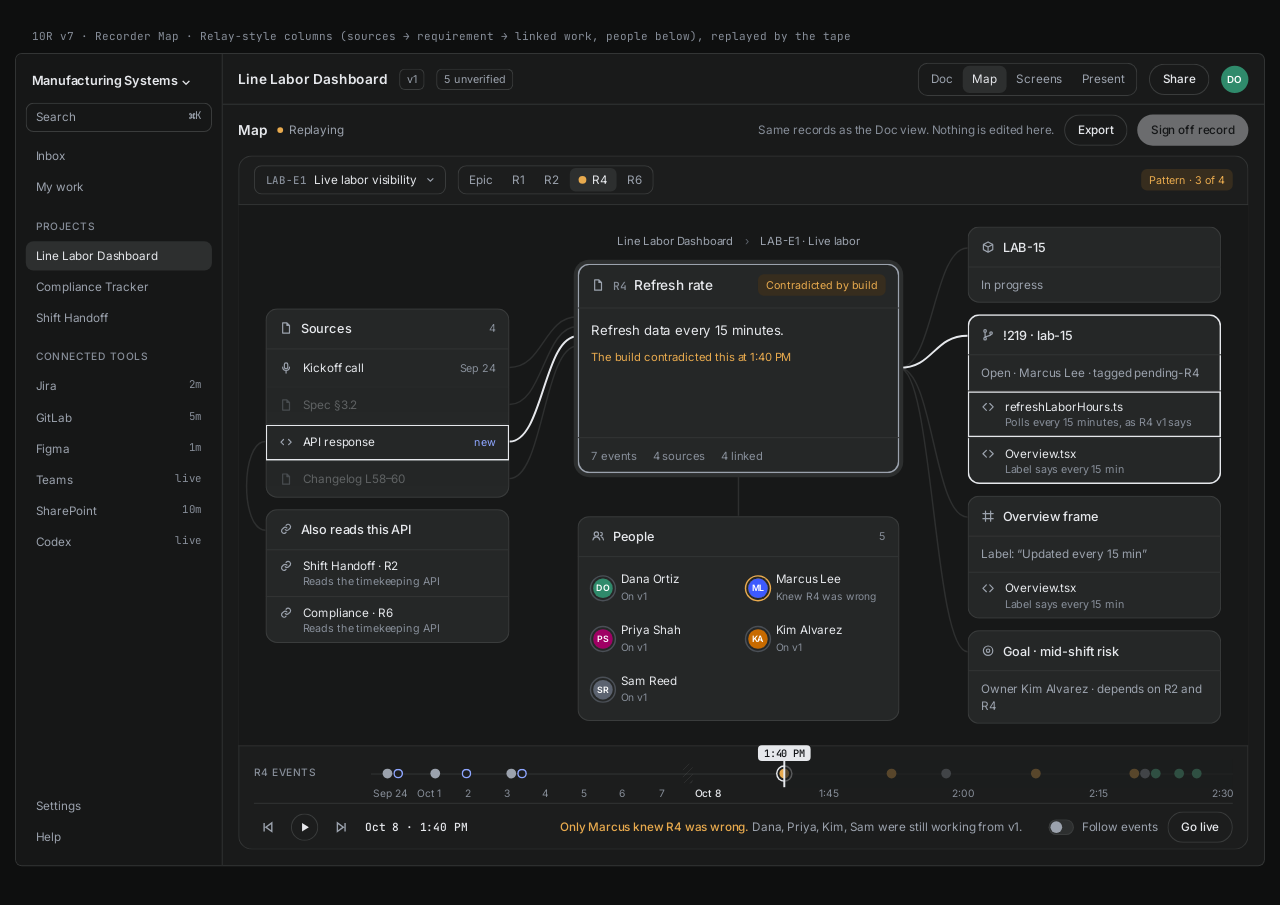
<file: design/recorder-artboard-v7.html>
<!doctype html>
<html lang="en">
<head>
<meta charset="utf-8" />
<meta name="viewport" content="width=device-width, initial-scale=1" />
<title>Recorder Map v7</title>
<link rel="preconnect" href="https://fonts.googleapis.com" />
<link href="https://fonts.googleapis.com/css2?family=Inter:wght@400;500;600&family=JetBrains+Mono:wght@400;500&display=swap" rel="stylesheet" />
<style>
:root {
  --app: #191A1A; --sidebar: #161717; --panel: #1C1D1D; --card: #252727; --row: #2D2F2F;
  --line: #333535; --line-2: #3A3C3C; --text: #E6E8EC; --muted: #9BA2AD; --label: #878E99; --faint: #5F656E;
  --blue: #8EA6FF; --blue-bg: #1E2537; --amber: #E8AA4E; --amber-bg: #372D1E; --green: #5DC79A; --green-bg: #1C2F27;
  --mono: 'JetBrains Mono', ui-monospace, Menlo, monospace; --sans: 'Inter', system-ui, sans-serif;
}
* { box-sizing: border-box; }
html, body { margin: 0; background: #0E0F0F; color: var(--text); font: 12px/18px var(--sans); -webkit-font-smoothing: antialiased; }
button { font: inherit; color: inherit; background: none; border: 0; padding: 0; cursor: pointer; text-align: left; }
.stage { padding: 28px 16px 40px; display: grid; justify-items: center; gap: 10px; }
.artlabel { width: 1280px; font: 11px/16px var(--mono); color: var(--label); }
.scaler { width: 1280px; height: 832px; transform-origin: top left; }
.board { width: 1280px; height: 832px; display: flex; background: var(--app); border-radius: 6px; overflow: hidden; box-shadow: 0 0 0 1px var(--line); }

/* shell */
.side { width: 212px; background: var(--sidebar); border-right: 1px solid var(--line); padding: 14px 10px; display: flex; flex-direction: column; gap: 2px; flex-shrink: 0; }
.ws { font-weight: 600; font-size: 13px; padding: 4px 6px 12px; }
.search { display: flex; justify-content: space-between; padding: 6px 10px; border-radius: 8px; box-shadow: inset 0 0 0 1px var(--line-2); color: var(--muted); margin-bottom: 8px; }
.nav { padding: 6px 10px; border-radius: 8px; color: var(--muted); display: flex; justify-content: space-between; }
.nav.on { background: var(--row); color: var(--text); }
.navh { font-size: 10.5px; letter-spacing: .06em; text-transform: uppercase; color: var(--label); padding: 14px 10px 4px; font-weight: 500; }
.nav .f { font: 11px var(--mono); color: var(--label); }
.main { flex: 1; display: flex; flex-direction: column; min-width: 0; }
.top { height: 52px; display: flex; align-items: center; gap: 12px; padding: 0 16px; border-bottom: 1px solid var(--line); flex-shrink: 0; }
.top h1 { font-size: 14px; font-weight: 600; margin: 0; }
.chip { display: inline-flex; align-items: center; height: 22px; font-size: 11px; padding: 0 8px; border-radius: 6px; box-shadow: inset 0 0 0 1px var(--line-2); color: var(--muted); white-space: nowrap; }
.chip.green { background: var(--green-bg); color: var(--green); box-shadow: none; }
.chip.amber { background: var(--amber-bg); color: var(--amber); box-shadow: none; }
.chip.blue { background: var(--blue-bg); color: var(--blue); box-shadow: none; }
.grow { flex: 1; }
.seg { display: flex; padding: 3px; border-radius: 10px; box-shadow: inset 0 0 0 1px var(--line-2); }
.seg span { padding: 5px 10px; border-radius: 7px; color: var(--muted); }
.seg span.on { background: var(--row); color: var(--text); }
.pill { height: 32px; padding: 0 14px; border-radius: 999px; box-shadow: inset 0 0 0 1px var(--line-2); font-weight: 500; white-space: nowrap; text-align: center; }
.pill.primary { background: var(--text); color: #0F1114; box-shadow: none; }
.pill:disabled { opacity: .4; cursor: not-allowed; }
.av { width: 22px; height: 22px; border-radius: 50%; display: inline-grid; place-items: center; font-size: 9px; font-weight: 600; color: #fff; flex-shrink: 0; }

.bar { height: 52px; display: flex; align-items: center; gap: 10px; padding: 0 16px; flex-shrink: 0; }
.bar h2 { font-size: 14px; font-weight: 600; margin: 0; }
.state { display: flex; align-items: center; gap: 6px; color: var(--muted); }
.state i { width: 6px; height: 6px; border-radius: 50%; background: var(--green); }
.state.replay i { background: var(--amber); }
.note { color: var(--label); }
.card { margin: 0 16px 16px; flex: 1; background: var(--panel); border-radius: 14px; box-shadow: inset 0 0 0 1px var(--line); display: flex; flex-direction: column; min-height: 0; overflow: hidden; }

/* controls */
.tabs { display: flex; align-items: center; gap: 4px; padding: 10px 16px; border-bottom: 1px solid var(--line); flex-shrink: 0; }
.tab { height: 24px; padding: 0 9px; border-radius: 6px; color: var(--muted); display: inline-flex; align-items: center; gap: 6px; white-space: nowrap; }
.tab:hover { color: var(--text); background: rgba(255,255,255,.03); }
.tab.on { background: var(--row); color: var(--text); }
.sd { width: 6px; height: 6px; border-radius: 50%; display: inline-block; }
.dd { position: relative; }
.ddbtn { height: 30px; padding: 0 10px 0 12px; border-radius: 8px; box-shadow: inset 0 0 0 1px var(--line-2); display: inline-flex; align-items: center; gap: 8px; white-space: nowrap; }
.ddbtn .id, .opt .id { font: 500 11px var(--mono); color: var(--label); }
.ddbtn svg { color: var(--muted); }
.menu { position: absolute; top: 36px; left: 0; z-index: 40; width: 280px; padding: 6px; border-radius: 10px; background: var(--card); box-shadow: inset 0 0 0 1px var(--line-2), 0 16px 40px rgba(0,0,0,.55); display: none; }
.menu.open { display: block; }
.opt { width: 100%; display: flex; align-items: center; gap: 8px; padding: 7px 10px; border-radius: 6px; }
.opt:hover { background: rgba(255,255,255,.04); }
.opt.on { background: var(--row); }
.opt .id { width: 48px; flex-shrink: 0; }
.opt .n { flex: 1; }
.opt .c { color: var(--label); font-size: 11px; }
.msep { height: 1px; background: var(--line); margin: 4px 6px; }
.bgrp { display: inline-flex; padding: 3px; gap: 2px; border-radius: 9px; box-shadow: inset 0 0 0 1px var(--line-2); margin-left: 8px; }
.trail { display: flex; align-items: center; gap: 4px; color: var(--label); margin-left: 8px; white-space: nowrap; overflow: hidden; }
.trail b { color: var(--text); font-weight: 500; }
.switch { display: inline-flex; align-items: center; gap: 8px; color: var(--muted); white-space: nowrap; }
.switch i { width: 26px; height: 16px; border-radius: 999px; background: var(--row); box-shadow: inset 0 0 0 1px var(--line-2); position: relative; transition: background .15s; }
.switch i::after { content: ''; position: absolute; top: 2px; left: 2px; width: 12px; height: 12px; border-radius: 50%; background: var(--muted); transition: left .15s, background .15s; }
.switch.on i { background: var(--green-bg); }
.switch.on i::after { left: 12px; background: var(--green); }

/* map */
.mapstage { position: relative; flex: 1; min-height: 0; overflow: hidden; background: #171818; }
.rings span { position: absolute; left: 50%; top: 50%; transform: translate(-50%, -50%); border: 1px dashed rgba(255,255,255,.05); border-radius: 50%; pointer-events: none; }
.msvg { position: absolute; inset: 0; pointer-events: none; overflow: visible; }
.fedge { fill: none; stroke: #4A4D4D; stroke-width: 1.5; transition: opacity .3s, stroke .3s; }
.fedge.outer { stroke-dasharray: 3 4; opacity: .6; }
.fedge.evidence { stroke: var(--amber); stroke-dasharray: 4 4; }
.fedge.other { stroke: var(--blue); stroke-dasharray: 4 4; }
.fedge.untraced { stroke-dasharray: 4 4; }
.fedge.pending { stroke: var(--amber); opacity: 1; }
.fedge.changed { stroke: var(--green); opacity: 1; }
.fedge.ghost { opacity: .08; }
.pulse { fill: none; stroke-width: 3; stroke-dasharray: 2 10; stroke-linecap: round; animation: flow .7s linear infinite; filter: drop-shadow(0 0 4px currentColor); }
.pulse.amber { stroke: var(--amber); color: var(--amber); }
.pulse.green { stroke: var(--green); color: var(--green); }
.pulse.blue { stroke: var(--blue); color: var(--blue); }
.pulse.gray { stroke: var(--muted); color: var(--muted); }
@keyframes flow { to { stroke-dashoffset: -12; } }

.fnode { position: absolute; z-index: 2; transform: translate(-50%, -50%); display: flex; flex-direction: column; max-width: 160px; border-radius: 12px; background: var(--card); box-shadow: inset 0 0 0 1px var(--line-2); transition: left .45s cubic-bezier(.2,.8,.2,1), top .45s cubic-bezier(.2,.8,.2,1), opacity .3s, box-shadow .2s; }
.fnode:not(.ring0):hover { box-shadow: inset 0 0 0 1px var(--muted); z-index: 6; }
.fnode-row { display: flex; align-items: center; gap: 8px; min-width: 0; height: 36px; padding: 0 12px; }
.fnode-row svg { flex-shrink: 0; color: var(--muted); }
.fnode-label { min-width: 0; overflow: hidden; text-overflow: ellipsis; white-space: nowrap; font-weight: 500; }
.fnode.ring2 { opacity: .65; }
.fnode.ring2 .fnode-row { height: 30px; padding: 0 10px; }
.fnode.ring2 .fnode-label { font-weight: 400; color: var(--muted); }
.fnode.ring0 { z-index: 3; width: 250px; max-width: 250px; height: 168px; box-shadow: inset 0 0 0 1.5px var(--muted), 0 0 0 4px var(--row); cursor: default; }
.fnode.ring0 .fnode-row { border-bottom: 1px solid var(--line); }
.fnode.ring0 .fnode-label { font-size: 13px; font-weight: 600; }
.fbody { display: grid; gap: 6px; padding: 10px 12px 12px; align-content: start; }
.fkind { font-size: 10.5px; line-height: 16px; font-weight: 600; letter-spacing: .05em; text-transform: uppercase; color: var(--label); display: flex; justify-content: space-between; align-items: center; }
.ffull { font-size: 13px; line-height: 18px; display: -webkit-box; -webkit-line-clamp: 4; -webkit-box-orient: vertical; overflow: hidden; }
.fstat { font-size: 11px; line-height: 16px; color: var(--muted); }
.fnode.t-people:not(.ring0) { border-radius: 999px; }
.fnode.t-people:not(.ring0) .fnode-row { padding: 0 12px 0 6px; }
.fnode.t-cluster { box-shadow: none; outline: 1px dashed var(--blue); outline-offset: -1px; }
.fnode.t-cluster svg { color: var(--blue); }
.fnode.t-untraced { box-shadow: none; outline: 1px dashed var(--line-2); outline-offset: -1px; }
.fnode.draft .fnode-label { font-style: italic; color: var(--muted); }
.fnode.pending { box-shadow: inset 0 0 0 1px var(--amber); }
.fnode.changed { box-shadow: inset 0 0 0 1px var(--green); }
.fnode.ring0.pending { box-shadow: inset 0 0 0 1.5px var(--amber), 0 0 0 4px var(--amber-bg); }
.fnode.ring0.changed { box-shadow: inset 0 0 0 1.5px var(--green), 0 0 0 4px var(--green-bg); }
.fnode.notified { outline-color: var(--green); }
.fnode.ghost { opacity: .16 !important; box-shadow: none; outline: 1px dashed var(--faint); outline-offset: -1px; }
.fnode.touched { z-index: 5; }
.fnode.touched::after { content: ''; position: absolute; inset: -5px; border-radius: inherit; border: 2px solid var(--tc); animation: ping 1.1s ease-out infinite; pointer-events: none; }
.fnode.touched.amber { --tc: var(--amber); } .fnode.touched.green { --tc: var(--green); } .fnode.touched.blue { --tc: var(--blue); } .fnode.touched.gray { --tc: var(--muted); }
.fnode.touched .fnode-label { color: var(--text); }
@keyframes ping { 0% { opacity: .9; transform: scale(1); } 100% { opacity: 0; transform: scale(1.08); } }
.knew { border-radius: 50%; box-shadow: 0 0 0 2px var(--card), 0 0 0 3.5px var(--kc, transparent); }
.badge { position: absolute; top: -10px; right: 8px; height: 18px; padding: 0 6px; border-radius: 5px; font: 500 10.5px/18px var(--mono); white-space: nowrap; background: var(--amber-bg); color: var(--amber); box-shadow: inset 0 0 0 1px rgba(232,170,78,.4); z-index: 2; }
.badge.green { background: var(--green-bg); color: var(--green); box-shadow: inset 0 0 0 1px rgba(93,199,154,.4); }

.legend { display: flex; gap: 16px; color: var(--muted); font-size: 11px; align-items: center; white-space: nowrap; }
.legend > span { display: inline-flex; align-items: center; gap: 6px; }
.lg { display: inline-block; width: 16px; height: 0; border-top: 2px solid #4A4D4D; }
.lg.outer { border-top-style: dashed; }
.lg.pending { border-top-color: var(--amber); } .lg.changed { border-top-color: var(--green); }
.lg.evidence { border-top: 2px dashed var(--amber); } .lg.other { border-top: 2px dashed var(--blue); }
.lg.pulse { border-top: 3px dotted var(--green); }
.maplegend { position: absolute; left: 16px; right: 16px; bottom: 12px; height: 32px; padding: 0 12px; border-radius: 9px; background: rgba(37,39,39,.92); box-shadow: inset 0 0 0 1px var(--line); z-index: 8; }

/* tape */
.tape { border-top: 1px solid var(--line); flex-shrink: 0; padding: 0 16px; }
.strip { position: relative; height: 58px; margin-left: 120px; }
.strip .t { position: absolute; top: 40px; font-size: 10.5px; color: var(--label); transform: translateX(-50%); white-space: nowrap; }
.strip .t.l { transform: none; }
.strip .t.strong { color: var(--text); font-weight: 500; }
.strip .base { position: absolute; left: 0; right: 0; top: 28px; height: 1px; background: var(--line); }
.strip .brk { position: absolute; top: 18px; height: 20px; background: repeating-linear-gradient(135deg, transparent 0 4px, rgba(255,255,255,.07) 4px 5px); border-radius: 3px; }
.tick { position: absolute; top: 23px; width: 10px; height: 10px; margin-left: -5px; border-radius: 50%; cursor: pointer; z-index: 2; }
.tick.person { background: var(--muted); } .tick.ai { box-shadow: inset 0 0 0 1.5px var(--blue); background: var(--panel); }
.tick.open { background: var(--amber); } .tick.done { background: var(--green); }
.tick.cur { box-shadow: 0 0 0 2px var(--panel), 0 0 0 3.5px var(--text); }
.tick.ai.cur { box-shadow: inset 0 0 0 1.5px var(--blue), 0 0 0 2px var(--panel), 0 0 0 3.5px var(--text); }
.smask { position: absolute; top: 14px; height: 28px; right: 0; background: rgba(28,29,29,.7); pointer-events: none; z-index: 3; }
.shead { position: absolute; top: 14px; height: 28px; width: 2px; margin-left: -1px; background: var(--text); z-index: 4; pointer-events: none; }
.htime { position: absolute; top: -1px; transform: translateX(-50%); background: var(--text); color: #0F1114; font: 500 10.5px/16px var(--mono); padding: 0 6px; border-radius: 4px; white-space: nowrap; z-index: 5; cursor: ew-resize; user-select: none; }
.stlab { position: absolute; left: -120px; top: 19px; font-size: 10.5px; letter-spacing: .06em; text-transform: uppercase; color: var(--label); font-weight: 500; }
.trans { display: flex; align-items: center; gap: 10px; height: 48px; border-top: 1px solid var(--line); }
.ib { width: 28px; height: 28px; border-radius: 50%; display: grid; place-items: center; color: var(--muted); flex-shrink: 0; }
.ib.play { box-shadow: inset 0 0 0 1px var(--line-2); color: var(--text); }
.ib:hover { color: var(--text); background: var(--row); }
.clock { font: 500 11.5px var(--mono); width: 190px; white-space: nowrap; flex-shrink: 0; }
.callout { flex: 1; min-width: 0; color: var(--muted); white-space: nowrap; overflow: hidden; text-overflow: ellipsis; }
.callout strong { font-weight: 500; }
.callout .a { color: var(--amber); } .callout .g { color: var(--green); }

.tip { position: fixed; z-index: 50; width: 288px; padding: 12px; border-radius: 10px; background: var(--card); box-shadow: inset 0 0 0 1px var(--line-2), 0 16px 40px rgba(0,0,0,.55); pointer-events: none; display: none; }
.tip .th { display: flex; gap: 8px; align-items: center; margin-bottom: 6px; }
.tip .tn { font-weight: 500; }
.tip .tm { color: var(--label); font-size: 11px; }
.tip p { margin: 0 0 8px; }
.tip p:last-child { margin: 0; }
.tip .q { color: var(--muted); }
.tip .chips { display: flex; flex-wrap: wrap; gap: 6px; }
/* v7 map: columns of cards joined by curved connectors */
.mgrid { position: relative; z-index: 1; height: 100%; display: grid; grid-template-columns: 250px 1fr 260px; column-gap: 72px; padding: 20px 28px; align-items: center; }
.mcol { display: flex; flex-direction: column; gap: 12px; min-width: 0; }
.mcol.mid { align-items: center; gap: 0; }
.mcol.right { max-height: 100%; overflow: hidden; }
.msvg { position: absolute; inset: 0; width: 100%; height: 100%; pointer-events: none; z-index: 0; overflow: visible; }
.conn { fill: none; stroke: #4A4D4D; stroke-width: 1.5; transition: stroke .25s, opacity .25s, stroke-width .25s; }
.conn.on { stroke: var(--text); stroke-width: 2; }
.conn.dim { opacity: .45; }
.mcard { background: var(--card); border-radius: 12px; box-shadow: inset 0 0 0 1px var(--line-2); overflow: hidden; transition: box-shadow .2s, opacity .25s; cursor: pointer; }
.mcard:hover { box-shadow: inset 0 0 0 1px var(--muted); }
.mcard.active, .mrow.active, .pchip.active { box-shadow: inset 0 0 0 1.5px var(--text); }
.mcard.ghost, .mrow.ghost, .pchip.ghost { opacity: .3; }
.mhead { display: flex; align-items: center; gap: 8px; height: 42px; padding: 0 14px; border-bottom: 1px solid var(--line); }
.mhead svg { color: var(--muted); flex-shrink: 0; }
.mt { flex: 1; min-width: 0; font-size: 13px; font-weight: 500; white-space: nowrap; overflow: hidden; text-overflow: ellipsis; }
.rid { font: 500 11.5px var(--mono); color: var(--label); margin-right: 8px; }
.mc { color: var(--label); font-size: 11px; }
.mstat { padding: 9px 14px; color: var(--muted); font-size: 12px; }
.mstat.clamp { display: -webkit-box; -webkit-line-clamp: 2; -webkit-box-orient: vertical; overflow: hidden; }
.mcard > .mstat:last-child, .mcard > .mhead:last-child { border-bottom: 0; }
.warn { color: var(--amber) !important; } .ok { color: var(--green) !important; }
.mrow { display: flex; align-items: center; gap: 10px; height: 38px; padding: 0 14px; border-top: 1px solid var(--line); border-radius: 0; }
.mhead + .mrow { border-top: 0; }
.mrow.two { height: auto; padding: 7px 14px; align-items: flex-start; }
.mrow.two svg { margin-top: 2px; }
.mrow.two .ml { display: grid; white-space: normal; }
.l1 { white-space: nowrap; overflow: hidden; text-overflow: ellipsis; }
.l2 { font-size: 11px; line-height: 15px; color: var(--label); }
.mstat + .mrow { border-top: 1px solid var(--line); }
.mrow svg { color: var(--muted); flex-shrink: 0; }
.mrow:hover { background: rgba(255,255,255,.03); }
.ml { flex: 1; min-width: 0; white-space: nowrap; overflow: hidden; text-overflow: ellipsis; }
.mm { color: var(--label); font-size: 11px; white-space: nowrap; }
.mm .tiny, .tiny { font-size: 11px; color: var(--label); }
.newtag { color: var(--blue); }
.mcard.center { width: 330px; cursor: default; box-shadow: inset 0 0 0 1.5px var(--muted), 0 0 0 4px var(--row); }
.mcard.center .mhead { height: 46px; }
.mcard.center .mt { font-size: 14px; }
.cbody { padding: 12px 14px 12px; display: grid; gap: 8px; min-height: 132px; align-content: start; }
.cseg { display: grid; grid-template-columns: 1fr 1fr; padding: 3px; border-radius: 8px; background: var(--row); }
.cseg button { height: 26px; border-radius: 6px; text-align: center; color: var(--muted); }
.cseg button.on { background: var(--card); color: var(--text); box-shadow: inset 0 0 0 1px var(--line-2); }
.ctext { font-size: 13.5px; line-height: 21px; }
.ctext mark { background: var(--green-bg); color: var(--green); border-radius: 3px; padding: 0 2px; }
.cmeta { font-size: 11.5px; color: var(--label); }
.cfoot { display: flex; gap: 16px; padding: 9px 14px; border-top: 1px solid var(--line); color: var(--label); font-size: 11.5px; }
.fkind { font-size: 10.5px; font-weight: 600; letter-spacing: .05em; text-transform: uppercase; color: var(--label); }
.crumbs { display: flex; align-items: center; gap: 6px; margin-bottom: 12px; color: var(--label); font-size: 11.5px; min-height: 22px; }
.crumb { color: var(--muted); padding: 2px 6px; border-radius: 5px; }
.crumb:hover { color: var(--text); background: rgba(255,255,255,.04); }
.sep { color: var(--faint); }
.mcard.people { width: 330px; margin-top: 44px; cursor: default; }
.pchips { display: grid; grid-template-columns: 1fr 1fr; gap: 4px; padding: 8px; }
.pchip { display: flex; align-items: center; gap: 8px; padding: 6px 8px; border-radius: 8px; min-width: 0; }
.pchip:hover { background: rgba(255,255,255,.04); }
.pchip > span:last-child { display: grid; min-width: 0; }
.pn { font-size: 12px; white-space: nowrap; overflow: hidden; text-overflow: ellipsis; }
.ps { font-size: 10.5px; color: var(--label); white-space: nowrap; }
.sd { width: 8px; height: 8px; border-radius: 50%; display: inline-block; flex-shrink: 0; }
@media (prefers-reduced-motion: reduce) { .pulse, .fnode.touched::after { animation: none; } .fnode { transition: none; } }
</style>
</head>
<body>
<div class="stage">
  <div class="artlabel" id="artlabel">10R v7 · Recorder Map · Relay-style columns (sources → requirement → linked work, people below), replayed by the tape</div>
  <div class="scaler" id="scaler">
  <div class="board">
    <aside class="side">
      <div class="ws">Manufacturing Systems ⌄</div>
      <div class="search"><span>Search</span><span style="font:11px var(--mono)">⌘K</span></div>
      <div class="nav">Inbox</div><div class="nav">My work</div>
      <div class="navh">Projects</div>
      <div class="nav on">Line Labor Dashboard</div><div class="nav">Compliance Tracker</div><div class="nav">Shift Handoff</div>
      <div class="navh">Connected tools</div>
      <div class="nav">Jira <span class="f">2m</span></div><div class="nav">GitLab <span class="f">5m</span></div><div class="nav">Figma <span class="f">1m</span></div>
      <div class="nav">Teams <span class="f">live</span></div><div class="nav">SharePoint <span class="f">10m</span></div><div class="nav">Codex <span class="f">live</span></div>
      <div class="grow"></div><div class="nav">Settings</div><div class="nav">Help</div>
    </aside>
    <div class="main">
      <div class="top">
        <h1>Line Labor Dashboard</h1>
        <span class="chip" id="ver"></span><span class="chip" id="unv"></span>
        <span class="grow"></span>
        <div class="seg"><span>Doc</span><span class="on">Map</span><span>Screens</span><span>Present</span></div>
        <button class="pill">Share</button>
        <span class="av" style="background:#2F8A6B;width:28px;height:28px;font-size:10px">DO</span>
      </div>
      <div class="bar">
        <h2>Map</h2>
        <span class="state" id="state"><i></i><span></span></span>
        <span class="grow"></span>
        <span class="note">Same records as the Doc view. Nothing is edited here.</span>
        <button class="pill">Export</button>
        <button class="pill primary" id="signoff">Sign off record</button>
      </div>
      <div class="card">
        <div class="tabs" id="tabs"></div>
        <div class="mapstage" id="stage"></div>
        <div class="tape">
          <div class="strip" id="strip"></div>
          <div class="trans">
            <button class="ib" id="prev" aria-label="Previous event"><svg width="14" height="14" viewBox="0 0 16 16" fill="none" stroke="currentColor" stroke-width="1.6"><path d="M4 3v10M13 3 6 8l7 5z"/></svg></button>
            <button class="ib play" id="play" aria-label="Play"><svg width="14" height="14" viewBox="0 0 16 16" fill="currentColor"><path d="M5 3l8 5-8 5z"/></svg></button>
            <button class="ib" id="next" aria-label="Next event"><svg width="14" height="14" viewBox="0 0 16 16" fill="none" stroke="currentColor" stroke-width="1.6"><path d="M12 3v10M3 3l7 5-7 5z"/></svg></button>
            <span class="clock" id="clock"></span>
            <span class="callout" id="callout"></span>
            <button class="switch" id="follow" aria-pressed="false"><i></i>Follow events</button>
            <button class="pill" id="live">Go live</button>
          </div>
        </div>
      </div>
    </div>
  </div>
  </div>
</div>
<div class="tip" id="tip"></div>

<script>
// ================= time =================
// T = minutes since Sep 24 00:00. Days: Sep 24 = 0, Oct 1 = 7 … Oct 8 = 14.
const D = (day, h, m) => day * 1440 + h * 60 + m;
const OCT8 = 14, ZFROM = 13 * 60 + 30, ZTO = 14 * 60 + 30, LIVE = D(OCT8, 14, 27), PUB = D(7, 16, 0);
const DAYS = [0, 7, 8, 9, 10, 11, 12, 13];
const dayName = (d) => (d === 0 ? 'Sep 24' : `Oct ${d - 6}`);
const clock = (m) => `${((Math.floor(m / 60) + 11) % 12) + 1}:${String(m % 60).padStart(2, '0')}`;
const fmt = (T) => { const d = Math.floor(T / 1440), m = T % 1440; return { date: dayName(d), time: `${clock(m)} ${m < 720 ? 'AM' : 'PM'}`, short: clock(m) }; };
const whenStr = (T) => `${fmt(T).date} · ${fmt(T).time}`;

// Tape axis: one column per day, then Oct 8 minute by minute (or days only when R4 isn't in scope).
let SW = 0, AX = null;
function makeAxis(mixed) {
  if (!mixed) return [{ k: 'days', days: [...DAYS, OCT8], w: SW }];
  const dw = Math.round(SW * 0.36), brk = 14;
  return [{ k: 'days', days: DAYS, w: dw }, { k: 'brk', w: brk }, { k: 'mins', w: SW - dw - brk }];
}
function xOf(T) {
  let off = 0; const d = Math.floor(T / 1440), m = T % 1440;
  for (const s of AX) {
    if (s.k === 'days') {
      const cw = s.w / s.days.length; let i = s.days.indexOf(d);
      if (i < 0 && d < s.days[s.days.length - 1]) { i = s.days.filter((x) => x <= d).length - 1; return off + i * cw + cw - 3; }
      if (i >= 0) return off + i * cw + Math.max(4, Math.min(cw - 4, (m / 1440) * cw));
    }
    if (s.k === 'mins' && d === OCT8) return off + Math.max(0, Math.min(1, (m - ZFROM) / (ZTO - ZFROM))) * s.w;
    off += s.w;
  }
  return off;
}
function tOf(x) {
  let off = 0;
  for (const s of AX) {
    if (x < off + s.w || s === AX[AX.length - 1]) {
      const lx = Math.max(0, x - off);
      if (s.k === 'days') { const cw = s.w / s.days.length, i = Math.min(s.days.length - 1, Math.floor(lx / cw)); return Math.min(LIVE, s.days[i] * 1440 + Math.round(((lx - i * cw) / cw) * 1439)); }
      if (s.k === 'brk') return D(OCT8, 13, 30);
      return Math.min(LIVE, D(OCT8, 0, 0) + ZFROM + Math.round((lx / s.w) * (ZTO - ZFROM)));
    }
    off += s.w;
  }
  return LIVE;
}

// ================= story records (src/store.js + src/AstraViews.js) =================
const PEOPLE = {
  marcus: ['Marcus Lee', 'ML', '#3D5AFE', 'Senior engineer'], priya: ['Priya Shah', 'PS', '#9F0064', 'Designer · owns Figma Overview'],
  dana: ['Dana Ortiz', 'DO', '#2F8A6B', 'Product manager · approver'], kim: ['Kim Alvarez', 'KA', '#C76A00', 'Business lead · owns the success metric'],
  sam: ['Sam Reed', 'SR', '#5C6370', 'SME · line operations'], jordan: ['Jordan Kim', 'JK', '#4100E2', 'Developer'],
  astra: ['Astra', 'A', '#3A3C3C', ''], codex: ['Codex', '>_', '#2D2F2F', ''],
};
const R4_OLD = 'Refresh data every 15 minutes.';
const R4_NEW = 'Refresh data hourly, 5 minutes after the timekeeping system syncs. Show the real last-sync time.';
const EPICS = [['LAB-E1', 'Live labor visibility', ['R1', 'R2', 'R4', 'R6']], ['LAB-E2', 'Filtering', ['R3', 'R5']], ['LAB-E3', 'Alerts and history', ['R7', 'R8']]];
const R4ST = (T) => (T < PUB ? 'draft' : T < D(OCT8, 13, 40) ? 'assumed' : T < D(OCT8, 14, 21) ? 'contested' : 'changed');
const REQ = {
  R1: ['Hours by dept', 'Show labor hours per department for the current shift.', D(0, 16, 0), (T) => (T < PUB ? 'draft' : 'verified')],
  R2: ['85% flag', 'Flag any department above 85% of planned hours.', D(0, 16, 0), (T) => (T < PUB ? 'draft' : 'verified')],
  R3: ['Shift filter', 'Let leaders filter by shift (1st, 2nd, 3rd).', D(0, 16, 0), (T) => (T < PUB ? 'draft' : 'verified')],
  R4: ['Refresh rate', null, D(0, 16, 0), R4ST],
  R5: ['Dept detail', 'Show a department detail view with an hourly breakdown.', D(7, 9, 30), () => 'draft'],
  R6: ['Crews by lead', 'Show each crew lead their own departments first.', D(9, 10, 40), () => 'assumed'],
  R7: ['Overtime alerts', 'Send the shift lead a Teams alert when a department crosses the overtime threshold.', D(0, 16, 0), (T) => (T < PUB ? 'draft' : 'assumed')],
  R8: ['Shift history', 'Keep 90 days of shift history for weekly labor reviews.', D(10, 15, 5), () => 'assumed'],
};
const WORD = { verified: 'Approved', assumed: 'Assumed', contested: 'Contradicted by build', changed: 'Changed in v1.1', draft: 'AI draft' };
const TONE = { verified: '', assumed: '', contested: 'amber', changed: 'green', draft: 'blue' };
const KNEW = { marcus: [D(OCT8, 13, 40), 'Saw the build test in Codex'], dana: [D(OCT8, 13, 52), 'Got the proposal in Astra'], priya: [D(OCT8, 13, 52), 'Got the pending change in Figma'], kim: [D(OCT8, 14, 19), 'Saw the thread in Teams'], sam: [null, null] };
const CUR = D(OCT8, 14, 21);
const knewAt = (id, T) => (!KNEW[id] ? null : T >= CUR ? 'cur' : KNEW[id][0] !== null && T >= KNEW[id][0] ? 'knows' : 'v1');
// Lag badges: a card is "behind" between the moment it should have changed and the moment it did.
const LAG = { prd: [D(OCT8, 13, 40), D(OCT8, 14, 21), 'The build knew R4 was wrong at 1:40 PM. The PRD said so at 2:21 PM.'], 'code-job': [D(OCT8, 14, 21), D(OCT8, 14, 24), 'v1.1 was approved at 2:21 PM. The refresh job matched it at 2:24 PM.'], Overview: [D(OCT8, 14, 21), D(OCT8, 14, 26), 'v1.1 was approved at 2:21 PM. The Overview label matched it at 2:26 PM.'] };

// Each node: type, label, kind, full(T), status(T), born.
function N(T) {
  const ch = T >= CUR, st4 = R4ST(T);
  const n = {
    prd: { type: 'prd', label: 'Line Labor Dashboard', kind: 'PRD', full: () => `Line Labor Dashboard PRD ${T >= CUR ? 'v1.1' : T >= PUB ? 'v1' : 'v1 draft'}`, status: 'Owner Dana Ortiz', born: D(0, 16, 0) },
    E1: { type: 'epic', label: 'LAB-E1 · Live labor', kind: 'Epic', full: () => 'LAB-E1 · Live labor visibility', status: 'R1, R2, R4, R6', born: PUB },
    E2: { type: 'epic', label: 'LAB-E2 · Filtering', kind: 'Epic', full: () => 'LAB-E2 · Filtering and drill-down', status: 'R3, R5', born: PUB },
    E3: { type: 'epic', label: 'LAB-E3 · Alerts', kind: 'Epic', full: () => 'LAB-E3 · Alerts and history', status: 'R7, R8 · no tickets yet', born: PUB },
    goal: { type: 'goal', label: 'Goal · mid-shift risk', kind: 'Success metric', full: () => 'Leaders spot overtime risk by mid-shift.', status: 'Owner Kim Alvarez · depends on R2 and R4', born: D(0, 10, 18) },
    'LAB-12': { type: 'jira', label: 'LAB-12', kind: 'Jira ticket', full: () => 'LAB-12 · Labor hours by department', status: T >= D(11, 9, 0) ? 'Done' : 'In progress', born: D(8, 11, 0) },
    'LAB-13': { type: 'jira', label: 'LAB-13', kind: 'Jira ticket', full: () => 'LAB-13 · Overtime flag at 85% of planned hours', status: 'In progress · Jordan Kim', born: D(8, 11, 10) },
    'LAB-14': { type: 'jira', label: 'LAB-14', kind: 'Jira ticket', full: () => 'LAB-14 · Shift filter', status: 'In progress', born: D(8, 11, 15) },
    'LAB-15': { type: 'jira', label: 'LAB-15', kind: 'Jira ticket', full: () => 'LAB-15 · Refresh labor hours from the timekeeping API', status: ch ? 'In progress · description updated for v1.1' : 'In progress', born: D(8, 11, 20) },
    '!205': { type: 'gitlab', label: '!205 · Merged', kind: 'GitLab merge request', full: () => '!205 · Department hours endpoint', status: 'Merged · Marcus Lee', born: D(10, 15, 30) },
    '!212': { type: 'gitlab', label: '!212 · Open', kind: 'GitLab merge request', full: () => '!212 · Shift filter UI', status: 'Open · Marcus Lee', born: D(12, 14, 0) },
    '!219': { type: 'gitlab', label: '!219 · lab-15', kind: 'GitLab merge request', full: () => '!219 · lab-15-refresh: scheduled refresh job', status: `Open · Marcus Lee${st4 === 'contested' ? ' · tagged pending-R4' : ''}`, born: D(9, 18, 5) },
    '!218': { type: 'untraced', label: '!218 · no requirement', kind: 'Untraced work', full: () => '!218 · Cache warm-up script', status: 'Open · not linked to any requirement', born: D(11, 16, 0) },
    'code-job': { type: 'code', label: 'refreshLaborHours.ts', kind: 'Code · GitLab !219', full: () => 'src/jobs/refreshLaborHours.ts', status: T >= D(OCT8, 14, 24) ? 'Hourly · matches R4 v1.1' : 'Polls every 15 minutes, as R4 v1 says', born: D(9, 18, 5) },
    'code-ui': { type: 'code', label: 'Overview.tsx', kind: 'Code · GitLab !219', full: () => 'src/ui/Overview.tsx', status: T >= D(OCT8, 14, 26) ? 'Shows the real last-sync time' : 'Label says every 15 min', born: D(9, 18, 5) },
    'code-dept': { type: 'code', label: 'departmentTotals.ts', kind: 'Code · GitLab !205', full: () => 'src/api/departmentTotals.ts', status: 'Merged', born: D(10, 15, 30) },
    'code-filter': { type: 'code', label: 'ShiftFilter.tsx', kind: 'Code · GitLab !212', full: () => 'src/ui/ShiftFilter.tsx', status: 'Open', born: D(12, 14, 0) },
    Overview: { type: 'figma', label: 'Overview frame', kind: 'Figma frame', full: () => 'Dashboard / Overview', status: T >= D(OCT8, 14, 26) ? 'Label shows last sync time' : 'Label: “Updated every 15 min”', born: D(9, 11, 0) },
    Filters: { type: 'figma', label: 'Filters frame', kind: 'Figma frame', full: () => 'Dashboard / Filters', status: 'Priya Shah', born: D(9, 13, 0) },
    'ev-spec': { type: 'evidence', label: 'Spec §3.2', kind: 'Evidence on R4', full: () => 'timekeeping-api.md §3.2: “batch-loaded at the top of each hour (PT1H)”', status: 'Edited Mar 2023 · attached Oct 8, 1:52 PM', born: D(OCT8, 13, 52) },
    'ev-api': { type: 'evidence', label: 'API response', kind: 'Evidence on R4', full: () => 'Sandbox GET /v2/labor/hours · sync_interval: PT1H', status: 'Oct 8, 1:40 PM', born: D(OCT8, 13, 40) },
    'ev-log': { type: 'evidence', label: 'Changelog L58–60', kind: 'Evidence on R4', full: () => 'Data owner Ravi Patel: sync stays hourly, no faster feed before 2027', status: 'Sep 12, 2026 · attached Oct 8, 2:19 PM', born: D(OCT8, 14, 19) },
    'cl-shift': { type: 'cluster', label: 'Shift Handoff · R2', kind: 'Other project · same API', full: () => 'Shift Handoff PRD · R2: Show hours worked this shift', status: ch ? 'Reads the timekeeping API · owner notified of v1.1' : 'Reads the timekeeping API', born: 0 },
    'cl-comp': { type: 'cluster', label: 'Compliance · R6', kind: 'Other project · same API', full: () => 'Compliance Tracker PRD · R6: Report hours against labor rules daily', status: ch ? 'Reads the timekeeping API · owner notified of v1.1' : 'Reads the timekeeping API', born: 0 },
  };
  for (const [id, [short, text, born, st]] of Object.entries(REQ)) {
    const s = st(T);
    n[id] = { type: 'req', label: `${id} · ${short}`, kind: `Requirement · ${WORD[s]}`, full: () => (id === 'R4' ? (st4 === 'changed' ? R4_NEW : R4_OLD) : text), status: id === 'R4' && ch ? 'Was every 15 minutes · approved by Dana' : WORD[s], born, st: s };
  }
  for (const [id, p] of Object.entries(PEOPLE)) if (!['astra', 'codex'].includes(id)) n[id] = { type: 'people', person: id, label: p[0], kind: 'Person', full: () => p[0], status: p[3], born: 0 };
  return n;
}

const LINKS = [
  ['prd', 'E1'], ['prd', 'E2'], ['prd', 'E3'], ['prd', 'goal'], ['prd', '!218'],
  ['E1', 'R1'], ['E1', 'R2'], ['E1', 'R4'], ['E1', 'R6'], ['E2', 'R3'], ['E2', 'R5'], ['E3', 'R7'], ['E3', 'R8'],
  ['R6', 'Overview'], ['R7', 'R2'], ['R7', 'kim'], ['R8', 'sam'],
  ['!219', 'code-job'], ['!219', 'code-ui'], ['Overview', 'code-ui'], ['!205', 'code-dept'], ['!212', 'code-filter'], ['Filters', 'code-filter'],
  ['R1', 'LAB-12'], ['R1', '!205'], ['R1', 'Overview'],
  ['R2', 'LAB-13'], ['R2', 'Overview'], ['R2', 'goal'],
  ['R4', 'LAB-15'], ['R4', '!219'], ['R4', 'Overview'], ['R4', 'ev-spec'], ['R4', 'ev-api'], ['R4', 'ev-log'], ['R4', 'goal'], ['R4', 'dana'],
  ['R3', 'LAB-14'], ['R3', '!212'], ['R3', 'Filters'],
  ['!205', 'marcus'], ['!219', 'marcus'], ['!212', 'marcus'], ['!218', 'marcus'],
  ['Overview', 'priya'], ['Filters', 'priya'], ['LAB-13', 'jordan'], ['goal', 'kim'],
  ['ev-api', 'cl-shift'], ['ev-api', 'cl-comp'],
];

// Events: [req, time, kind, who, text, chips, reviewer, path, tone]. path = links the event travels.
const EV = [
  ['R4', D(0, 10, 18), 'person', 'kim', 'Kickoff call: “If leads can see it by lunch, they can move people before it turns into overtime.”', ['Kickoff transcript 18:40'], null, [['kim', 'kickoff'], ['kickoff', 'R4'], ['goal', 'R4']], 'gray'],
  ['R4', D(0, 16, 0), 'ai', 'astra', 'Drafted R4 “Refresh data every 15 minutes” from the kickoff transcript.', [], 'Dana Ortiz', [['kickoff', 'R4'], ['R4', 'dana']], 'blue'],
  ['R4', PUB, 'person', 'dana', 'Published PRD v1 with R4 still assumed. The assumption check flagged it first.', ['Assumption check · Oct 1'], null, [['dana', 'R4'], ['R4', 'E1'], ['E1', 'prd']], 'gray'],
  ['R4', D(8, 11, 20), 'ai', 'astra', 'Created Jira LAB-15 from R4: refresh labor hours every 15 minutes.', ['Jira LAB-15'], 'Dana Ortiz', [['R4', 'LAB-15']], 'blue'],
  ['R4', D(9, 14, 40), 'person', 'priya', 'Added an “Updated every 15 min” label to the Overview frame.', ['Figma · Overview'], null, [['R4', 'Overview'], ['Overview', 'priya']], 'gray'],
  ['R4', D(9, 18, 5), 'ai', 'codex', 'Wrote the refresh job on a 15-minute schedule, as R4 says. Opened !219.', ['GitLab !219'], 'Marcus Lee', [['R4', '!219'], ['!219', 'code-job'], ['!219', 'marcus']], 'blue'],
  ['R4', D(OCT8, 13, 40), 'open', 'codex', 'Build test: the timekeeping API returns sync_interval PT1H. R4 is contradicted.', ['API response · Oct 8', 'Spec §3.2 · 2023'], 'Marcus Lee', [['code-job', '!219'], ['!219', 'R4'], ['ev-api', 'R4']], 'amber'],
  ['R4', D(OCT8, 13, 52), 'open', 'marcus', 'Proposed changing R4 to an hourly refresh. Dana and Priya see it as pending.', ['Proposal · R4'], null, [['marcus', '!219'], ['!219', 'R4'], ['ev-spec', 'R4'], ['R4', 'dana'], ['R4', 'Overview'], ['Overview', 'priya']], 'amber'],
  ['R4', D(OCT8, 13, 58), 'person', 'priya', 'Agreed in the Figma plugin: “I’ll relabel ‘Updated every 15 min’ to show the actual last sync time.”', [], null, [['priya', 'Overview'], ['Overview', 'R4']], 'gray'],
  ['R4', D(OCT8, 14, 8), 'open', 'dana', 'Asked for more evidence: the linked spec section is from 2023.', [], null, [['dana', 'R4'], ['R4', '!219'], ['!219', 'marcus']], 'amber'],
  ['R4', D(OCT8, 14, 19), 'open', 'marcus', 'Added changelog lines 58–60 (data owner confirmed hourly in Sept) and resent.', ['Changelog L58–60 · Sep 2026'], null, [['marcus', '!219'], ['!219', 'R4'], ['ev-log', 'R4']], 'amber'],
  ['R4', D(OCT8, 14, 19), 'person', 'kim', 'Agreed in Teams: “Hourly still gets us there by lunch.”', [], null, [['kim', 'goal'], ['goal', 'R4']], 'gray'],
  ['R4', D(OCT8, 14, 21), 'done', 'dana', 'Approved R4. Astra published PRD v1.1, updated LAB-15, flagged the Overview frame, posted to Teams, and told the two other PRDs that read this API.', ['Decision record · R4', 'PRD v1.1', 'Jira LAB-15', 'Teams'], null, [['dana', 'R4'], ['R4', 'E1'], ['E1', 'prd'], ['R4', 'LAB-15'], ['R4', 'Overview'], ['Overview', 'priya'], ['R4', 'goal'], ['goal', 'kim'], ['R4', 'ev-api'], ['ev-api', 'cl-shift'], ['ev-api', 'cl-comp'], ['R4', '!219']], 'green'],
  ['R4', D(OCT8, 14, 24), 'done', 'marcus', 'Updated the refresh job to hourly (5 * * * *).', ['GitLab !219'], null, [['marcus', '!219'], ['!219', 'code-job']], 'green'],
  ['R4', D(OCT8, 14, 26), 'done', 'priya', 'Relabeled the Overview: “Last synced 1:00 PM · next 2:05 PM”.', ['Figma · Overview'], null, [['priya', 'Overview'], ['Overview', 'code-ui']], 'green'],

  ['R1', D(0, 16, 0), 'ai', 'astra', 'Drafted R1 from the kickoff transcript.', [], 'Dana Ortiz', [['kickoff', 'R1'], ['E1', 'R1']], 'blue'],
  ['R1', D(9, 11, 0), 'person', 'priya', 'Drew the department bars on the Overview frame.', ['Figma · Overview'], null, [['R1', 'Overview'], ['Overview', 'priya']], 'gray'],
  ['R1', D(10, 15, 30), 'person', 'marcus', 'Merged !205, the department hours endpoint.', ['GitLab !205'], null, [['marcus', '!205'], ['!205', 'R1'], ['!205', 'code-dept']], 'gray'],
  ['R1', D(11, 9, 0), 'done', 'astra', 'Jira LAB-12 moved to Done.', ['Jira LAB-12'], null, [['R1', 'LAB-12']], 'green'],
  ['R2', D(9, 11, 30), 'person', 'priya', 'Added the over-85% highlight state to the Overview frame.', ['Figma · Overview'], null, [['R2', 'Overview'], ['Overview', 'priya']], 'gray'],
  ['R2', D(11, 10, 0), 'person', 'jordan', 'Started Jira LAB-13, the overtime flag.', ['Jira LAB-13'], null, [['jordan', 'LAB-13'], ['LAB-13', 'R2']], 'gray'],
  ['R3', D(9, 13, 0), 'person', 'priya', 'Designed the Filters frame.', ['Figma · Filters'], null, [['priya', 'Filters'], ['Filters', 'R3']], 'gray'],
  ['R3', D(12, 14, 0), 'person', 'marcus', 'Opened !212, the shift filter UI.', ['GitLab !212'], null, [['marcus', '!212'], ['!212', 'R3']], 'gray'],
  ['R5', D(7, 9, 30), 'ai', 'astra', 'Drafted R5 from crew lead notes. Nobody has accepted it.', ['Lead notes'], null, [['leadnotes', 'R5'], ['E2', 'R5']], 'blue'],
  ['R6', D(9, 10, 40), 'ai', 'astra', 'Added R6 as assumed from the Oct 3 lead sync call.', ['Lead sync · Oct 3'], 'Dana Ortiz', [['leadsync', 'R6'], ['E1', 'R6'], ['R6', 'Overview']], 'blue'],
  ['R7', D(0, 10, 31), 'person', 'kim', 'Kickoff call: asked for a Teams alert when a department nears overtime.', ['Kickoff transcript 31:20'], null, [['kim', 'kickoff'], ['kickoff', 'R7'], ['kim', 'R7']], 'gray'],
  ['R8', D(10, 15, 5), 'ai', 'astra', 'Added R8 as assumed from the Oct 4 SME sync.', ['SME sync · Oct 4'], 'Dana Ortiz', [['smesync', 'R8'], ['sam', 'R8']], 'blue'],
];
const PATTERN = '<p><b>Pattern across 3 PRDs · early signal</b></p><p class="q">Across 3 PRDs, 3 of 4 requirements set from a kickoff quote and never checked against the source system changed after the build started.</p><p class="q">This was shown on R4 at the assumption check on Oct 1. v1 was published anyway, and R4 changed a week later.</p><p class="tm">Counts requirements and sources, never people.</p>';

const TYPE_ORDER = ['prd', 'epic', 'req', 'jira', 'gitlab', 'code', 'figma', 'evidence', 'goal', 'people', 'cluster', 'untraced'];
const ADJ = {};
for (const [a, b] of LINKS) { (ADJ[a] = ADJ[a] || new Set()).add(b); (ADJ[b] = ADJ[b] || new Set()).add(a); }
const byType = (n) => (a, b) => TYPE_ORDER.indexOf(n[a].type) - TYPE_ORDER.indexOf(n[b].type);

// Sources that aren't records in Astra: the conversations requirements were written from.
const SOURCES = {
  kickoff: ['Kickoff call', 'Sep 24', D(0, 10, 0), 'Kickoff transcript · Kim Alvarez, Dana Ortiz, Sam Reed'],
  leadnotes: ['Lead notes', 'Oct 1', D(7, 9, 0), 'Crew lead notes, shared in SharePoint'],
  leadsync: ['Lead sync call', 'Oct 3', D(9, 10, 0), 'Weekly crew lead sync · Sam Reed'],
  smesync: ['SME sync', 'Oct 4', D(10, 14, 30), 'SME sync on weekly labor reviews · Sam Reed'],
};
const REQ_SOURCES = { R1: ['kickoff'], R2: ['kickoff'], R3: ['kickoff'], R4: ['kickoff', 'ev-spec', 'ev-api', 'ev-log'], R5: ['leadnotes'], R6: ['leadsync'], R7: ['kickoff'], R8: ['smesync'] };
const WORK_TYPES = ['jira', 'gitlab', 'figma', 'goal', 'untraced'];

// ================= state =================
// focus = the card in the center. track = the requirement whose record the tape plays (null = every event in scope).
let T = D(OCT8, 13, 40), playing = null, follow = false, focus = 'R4', track = 'R4', scope = 'LAB-E1', menuOpen = false, showCurrent = false;
let NODES = N(LIVE);
const $ = (id) => document.getElementById(id);
const TIPS = {}; let tipN = 0;
const tip = (html) => { const k = 't' + tipN++; TIPS[k] = html; return `data-tip="${k}"`; };
const av = (id, s = 22) => { const p = PEOPLE[id]; return `<span class="av" style="background:${p[2]};width:${s}px;height:${s}px">${p[1]}</span>`; };
const scopeReqs = () => (scope === 'all' ? EPICS.flatMap((e) => e[2]) : EPICS.find((e) => e[0] === scope)[2]);
const scopeFocus = () => (scope === 'all' ? 'prd' : { 'LAB-E1': 'E1', 'LAB-E2': 'E2', 'LAB-E3': 'E3' }[scope]);
const events = () => EV.filter((e) => scopeReqs().includes(e[0]) && (!track || e[0] === track));
const evAtT = () => { const ts = events().filter((e) => e[1] <= T); if (!ts.length || T >= LIVE) return []; const last = ts[ts.length - 1][1]; return ts.filter((e) => e[1] === last); };
const evTip = (e) => {
  const [req, t, kind, who, text, chips, rev] = e, p = PEOPLE[who];
  const ai = rev ? `<span class="chip blue">AI action · reviewed by ${rev}</span>` : kind === 'ai' ? '<span class="chip blue">AI action · not reviewed</span>' : '';
  return tip(`<div class="th">${av(who)}<div><div class="tn">${p[0]}</div><div class="tm">${req} · ${whenStr(t)}</div></div></div><p>${text}</p><div class="chips">${ai}${chips.map((c) => `<span class="chip">${c}</span>`).join('')}</div>`);
};
const ICON = {
  doc: '<path d="M4 2h5l3 3v9H4z M9 2v3h3"/>', list: '<path d="M3 4h10M3 8h10M3 12h7"/>', box: '<path d="M2.5 5 8 2l5.5 3v6L8 14l-5.5-3z M2.5 5 8 8l5.5-3 M8 8v6"/>',
  branch: '<circle cx="4.5" cy="3.5" r="1.5"/><circle cx="4.5" cy="12.5" r="1.5"/><circle cx="11.5" cy="6" r="1.5"/><path d="M4.5 5v6M11.5 7.5c0 2.5-7 1.5-7 3.5"/>',
  code: '<path d="m6 4-4 4 4 4M10 4l4 4-4 4"/>', frame: '<path d="M5 2v12M11 2v12M2 5h12M2 11h12"/>', target: '<circle cx="8" cy="8" r="5.5"/><circle cx="8" cy="8" r="2"/>',
  link: '<path d="M7 9a3 3 0 0 0 4 0l2-2a3 3 0 0 0-4-4l-1 1M9 7a3 3 0 0 0-4 0L3 9a3 3 0 0 0 4 4l1-1"/>', mic: '<rect x="6" y="2" width="4" height="7" rx="2"/><path d="M4 7a4 4 0 0 0 8 0M8 11v3"/>',
  api: '<path d="m5 5-3 3 3 3M11 5l3 3-3 3"/>', people: '<circle cx="6" cy="6" r="2.5"/><path d="M2 13c.5-2.5 2-3.5 4-3.5s3.5 1 4 3.5M11 4a2 2 0 0 1 0 4M12 9.5c1.3.4 2 1.5 2.3 3.5"/>',
};
const TYPE_ICON = { prd: 'doc', epic: 'list', req: 'doc', jira: 'box', gitlab: 'branch', code: 'code', figma: 'frame', evidence: 'doc', goal: 'target', cluster: 'link', untraced: 'code', people: 'people' };
const svgIcon = (k) => `<svg width="14" height="14" viewBox="0 0 16 16" fill="none" stroke="currentColor" stroke-width="1.4" stroke-linecap="round" stroke-linejoin="round">${ICON[k]}</svg>`;
const icon = (t) => svgIcon(TYPE_ICON[t] || 'doc');

// ================= controls =================
const chev = '<svg width="12" height="12" viewBox="0 0 16 16" fill="none" stroke="currentColor" stroke-width="1.6"><path d="m4 6 4 4 4-4"/></svg>';
const reqDot = (id) => { const s = REQ[id][3](T); return s === 'contested' ? 'var(--amber)' : s === 'changed' ? 'var(--green)' : ''; };
function renderTabs() {
  const ep = EPICS.find((e) => e[0] === scope);
  const label = ep ? `<span class="id">${ep[0]}</span>${ep[1]}` : 'Overview · all epics';
  const flag = (reqs) => { const d = reqs.map(reqDot).find(Boolean); return d ? `<span class="sd" style="background:${d}"></span>` : `<span class="c">${reqs.length}</span>`; };
  const opt = (id, name, n) => `<button class="opt${scope === id ? ' on' : ''}" data-scope="${id}"><span class="id">${id === 'all' ? '' : id}</span><span class="n">${name}</span>${n}</button>`;
  let menu = opt('all', 'Overview · all epics', flag(EPICS.flatMap((e) => e[2]))) + '<div class="msep"></div>';
  for (const [id, name, reqs] of EPICS) menu += opt(id, name, flag(reqs));
  const btn = (v, text, d) => `<button class="tab${(REQ[v] ? track === v : !track) ? ' on' : ''}" data-v="${v}">${d ? `<span class="sd" style="background:${d}"></span>` : ''}${text}</button>`;
  const group = btn(scopeFocus(), scope === 'all' ? 'PRD' : 'Epic', '') + scopeReqs().map((r) => btn(r, r, reqDot(r))).join('');
  const inGroup = focus === scopeFocus() || scopeReqs().includes(focus);
  $('tabs').innerHTML = `<div class="dd"><button class="ddbtn" id="ddbtn" aria-haspopup="listbox" aria-expanded="${menuOpen}">${label}${chev}</button><div class="menu${menuOpen ? ' open' : ''}" role="listbox">${menu}</div></div>
    <div class="bgrp" role="group" aria-label="Center the map on">${group}</div>
    ${inGroup ? '' : `<span class="trail">Centered on <b>${NODES[focus] ? NODES[focus].label : focus}</b></span>`}
    <span class="grow"></span><span class="chip amber" style="cursor:help" ${tip(PATTERN)}>Pattern · 3 of 4</span>`;
  $('ddbtn').onclick = (e) => { e.stopPropagation(); menuOpen = !menuOpen; renderTabs(); };
  $('tabs').querySelectorAll('[data-scope]').forEach((b) => (b.onclick = (e) => { e.stopPropagation(); menuOpen = false; scope = b.dataset.scope; center(scopeFocus()); }));
  $('tabs').querySelectorAll('[data-v]').forEach((b) => (b.onclick = () => center(b.dataset.v)));
  bindTips($('tabs'));
}
document.addEventListener('click', () => { if (menuOpen) { menuOpen = false; renderTabs(); } });

function center(id) {
  stop();
  focus = id;
  if (REQ[id] && !scopeReqs().includes(id)) scope = EPICS.find((e) => e[2].includes(id))[0];
  if (REQ[id]) track = id; else if (id === scopeFocus()) track = null;
  layout();
}

// ================= map: columns joined by curved connectors =================
// Left: what it came from. Center: the record. Right: the work it drives. Below: the people on it.
const neighbors = (id) => [...(ADJ[id] || [])].filter((n) => NODES[n]);
const epicOf = (req) => ({ R1: 'E1', R2: 'E1', R4: 'E1', R6: 'E1', R3: 'E2', R5: 'E2', R7: 'E3', R8: 'E3' }[req]);
const peopleFor = (id) => {
  const set = new Set(neighbors(id).filter((n) => NODES[n].type === 'people'));
  for (const e of EV) if (e[0] === id && PEOPLE[e[3]] && NODES[e[3]]) set.add(e[3]);
  if (id === 'R4') ['dana', 'marcus', 'priya', 'kim', 'sam'].forEach((p) => set.add(p));
  return ['dana', 'marcus', 'priya', 'kim', 'sam', 'jordan'].filter((p) => set.has(p));
};

const row = (attrs, ic, label, meta = '') => `<div class="mrow" ${attrs}>${ic}<span class="ml">${label}</span>${meta ? `<span class="mm">${meta}</span>` : ''}</div>`;
// Record rows put their live status on a second line so labels never get squeezed.
const nodeRow = (id) => `<div class="mrow two" data-n="${id}">${icon(NODES[id].type)}<span class="ml"><span class="l1">${NODES[id].label}</span><span class="l2" data-stat="${id}"></span></span></div>`;
const srcRow = (id) => (SOURCES[id] ? row(`data-src="${id}"`, svgIcon('mic'), SOURCES[id][0], SOURCES[id][1]) : row(`data-n="${id}"`, svgIcon(id === 'ev-api' ? 'api' : 'doc'), NODES[id].label, `<span data-new="${id}"></span>`));
const cardHead = (ic, title, extra = '') => `<div class="mhead">${ic}<span class="mt">${title}</span>${extra}</div>`;
const workCard = (id) => {
  const n = NODES[id], code = neighbors(id).filter((k) => NODES[k].type === 'code');
  return `<div class="mcard" data-n="${id}" data-anchor="right">${cardHead(icon(n.type), n.label)}<div class="mstat" data-stat="${id}"></div>${code.map((c) => nodeRow(c)).join('')}</div>`;
};
const smallCard = (id, side) => { const n = NODES[id]; return `<div class="mcard" data-n="${id}" data-anchor="${side}">${cardHead(icon(n.type), n.label)}<div class="mstat" data-stat="${id}"></div></div>`; };
const reqCard = (id, side) => `<div class="mcard" data-n="${id}" data-anchor="${side}">${cardHead(icon('req'), `<b class="rid">${id}</b>${REQ[id][0]}`, `<span class="chip" data-chip="${id}"></span>`)}<div class="mstat clamp" data-text="${id}"></div></div>`;
const peopleCard = (ids) => (ids.length ? `<div class="mcard people" data-anchor="bottom" data-group="${ids.join(' ')}">${cardHead(svgIcon('people'), 'People', `<span class="mc">${ids.length}</span>`)}<div class="pchips">${ids.map((p) => `<button class="pchip" data-n="${p}"><span class="knew" data-knew="${p}">${av(p, 20)}</span><span><span class="pn">${PEOPLE[p][0]}</span><span class="ps" data-kw="${p}"></span></span></button>`).join('')}</div></div>` : '');

function centerCard(id) {
  const n = NODES[id];
  if (n.type === 'req') return `<div class="mcard center" data-n="${id}" id="ccard">
      ${cardHead(icon('req'), `<b class="rid">${id}</b>${REQ[id][0]}`, `<span class="chip" data-chip="${id}"></span>`)}
      <div class="cbody"><div class="cseg" id="cseg"></div><div class="ctext" id="ctext"></div><div class="cmeta" id="cmeta"></div></div>
      <div class="cfoot" id="cfoot"></div></div>`;
  return `<div class="mcard center" data-n="${id}" id="ccard">${cardHead(icon(n.type), n.label, n.type === 'prd' ? '<span class="chip" id="cver"></span>' : '')}
      <div class="cbody"><div class="fkind">${n.kind}</div><div class="ctext">${n.full()}</div><div class="cmeta" data-stat="${id}"></div></div></div>`;
}

function buildColumns() {
  const n = NODES[focus], L = [], R = [];
  let crumbs = [];
  if (n.type === 'req') {
    crumbs = ['prd', epicOf(focus)];
    L.push(`<div class="mcard" data-anchor="rows">${cardHead(svgIcon('doc'), 'Sources', `<span class="mc">${REQ_SOURCES[focus].length}</span>`)}${REQ_SOURCES[focus].map(srcRow).join('')}</div>`);
    if (focus === 'R4') L.push(`<div class="mcard" data-anchor="loop" data-from="ev-api">${cardHead(svgIcon('link'), 'Also reads this API')}${['cl-shift', 'cl-comp'].map((c) => nodeRow(c)).join('')}</div>`);
    for (const k of neighbors(focus).filter((k) => WORK_TYPES.includes(NODES[k].type)).sort(byType(NODES))) R.push(workCard(k));
  } else if (n.type === 'epic') {
    crumbs = ['prd'];
    const reqs = neighbors(focus).filter((k) => NODES[k].type === 'req');
    const srcs = [...new Set(reqs.flatMap((r) => REQ_SOURCES[r]).filter((s) => SOURCES[s]))];
    L.push(`<div class="mcard" data-anchor="rows">${cardHead(svgIcon('doc'), 'Sources', `<span class="mc">${srcs.length}</span>`)}${srcs.map(srcRow).join('')}</div>`);
    for (const r of reqs) R.push(reqCard(r, 'right'));
  } else if (n.type === 'prd') {
    L.push(`<div class="mcard" data-anchor="rows">${cardHead(svgIcon('doc'), 'Sources', '<span class="mc">4</span>')}${Object.keys(SOURCES).map(srcRow).join('')}</div>`);
    for (const [eid, name, reqs] of EPICS) {
      const e = { 'LAB-E1': 'E1', 'LAB-E2': 'E2', 'LAB-E3': 'E3' }[eid];
      R.push(`<div class="mcard" data-n="${e}" data-anchor="right">${cardHead(icon('epic'), `<b class="rid">${eid}</b>${name}`)}${reqs.map((r) => row(`data-n="${r}"`, `<span class="sd" data-sd="${r}"></span>`, `${r} · ${REQ[r][0]}`, `<span data-word="${r}" class="tiny"></span>`)).join('')}</div>`);
    }
  } else {
    // Any other record: requirements it serves on the left, everything else it touches on the right.
    crumbs = ['prd'];
    const nb = neighbors(focus).sort(byType(NODES));
    for (const k of nb.filter((k) => NODES[k].type === 'req')) L.push(reqCard(k, 'left'));
    for (const k of nb.filter((k) => !['req', 'people'].includes(NODES[k].type))) R.push(smallCard(k, 'right'));
  }
  const ppl = n.type === 'people' ? [] : n.type === 'prd' ? ['dana', 'marcus', 'priya', 'kim', 'sam', 'jordan'] : n.type === 'epic' ? [...new Set(neighbors(focus).filter((k) => REQ[k]).flatMap(peopleFor))] : n.type === 'req' ? peopleFor(focus) : neighbors(focus).filter((k) => NODES[k].type === 'people');
  return { L, R, crumbs, ppl };
}

function layout() {
  NODES = N(LIVE);
  const { L, R, crumbs, ppl } = buildColumns();
  const crumbHtml = crumbs.filter(Boolean).map((c) => `<button class="crumb" data-n="${c}">${NODES[c].label}</button>`).join('<span class="sep">›</span>');
  $('stage').innerHTML = `<svg class="msvg" id="msvg"></svg>
    <div class="mgrid">
      <div class="mcol left">${L.join('')}</div>
      <div class="mcol mid"><div class="crumbs">${crumbHtml}</div>${centerCard(focus)}${peopleCard(ppl)}</div>
      <div class="mcol right">${R.join('')}</div>
    </div>`;
  $('stage').querySelectorAll('[data-n]').forEach((el) => {
    const id = el.dataset.n;
    el.addEventListener('click', (ev) => { ev.stopPropagation(); if (id !== focus && NODES[id]) center(id); });
    el.addEventListener('mouseenter', (ev) => { ev.stopPropagation(); showTip(nodeTip(id), ev); });
    el.addEventListener('mousemove', moveTip); el.addEventListener('mouseleave', hideTip);
  });
  $('stage').querySelectorAll('[data-src]').forEach((el) => { const s = SOURCES[el.dataset.src]; el.onmouseenter = (ev) => showTip(`<div class="tm">Source · ${s[1]}</div><p class="tn">${s[0]}</p><p class="q">${s[3]}</p>`, ev); el.onmousemove = moveTip; el.onmouseleave = hideTip; });
  AX = makeAxis(scopeReqs().includes('R4') && (!track || track === 'R4'));
  renderStrip();
  update();
}

// Connectors are drawn from the laid-out cards, so they follow whatever the columns hold.
function connectors() {
  const st = $('stage'), sr = st.getBoundingClientRect(), k = sr.width / st.offsetWidth;
  const box = (el) => { const r = el.getBoundingClientRect(); return { l: (r.left - sr.left) / k, r: (r.right - sr.left) / k, t: (r.top - sr.top) / k, b: (r.bottom - sr.top) / k, cy: (r.top + r.height / 2 - sr.top) / k, cx: (r.left + r.width / 2 - sr.left) / k }; };
  const c = box($('ccard')), out = [];
  const ids = (el) => [el.dataset.n, ...[...el.querySelectorAll('[data-n]')].map((x) => x.dataset.n), ...(el.dataset.group || '').split(' ')].filter(Boolean);
  st.querySelectorAll('[data-anchor]').forEach((el) => {
    const a = el.dataset.anchor, b = box(el);
    if (a === 'rows') el.querySelectorAll('.mrow').forEach((r, i, all) => { const rb = box(r); const y2 = c.t + 40 + (i - (all.length - 1) / 2) * 10 + 30; out.push({ d: hz(b.r, rb.cy, c.l, Math.min(c.b - 16, Math.max(c.t + 20, y2))), ids: [r.dataset.n || r.dataset.src, focus] }); });
    if (a === 'left') out.push({ d: hz(b.r, b.cy, c.l, c.cy), ids: [...ids(el), focus] });
    if (a === 'right') out.push({ d: hz(c.r, c.cy, b.l, Math.min(b.cy, b.t + 22)), ids: [focus, ...ids(el)] });
    if (a === 'bottom') out.push({ d: vt(c.cx, c.b, b.cx, b.t), ids: [focus, ...ids(el)], people: true });
    if (a === 'loop') { const from = st.querySelector(`.mrow[data-n="${el.dataset.from}"]`); if (from) { const fb = box(from); out.push({ d: `M ${fb.l} ${fb.cy} C ${fb.l - 26} ${fb.cy}, ${b.l - 26} ${b.t + 22}, ${b.l} ${b.t + 22}`, ids: [el.dataset.from, ...ids(el)] }); } }
  });
  return out;
}
const hz = (x1, y1, x2, y2) => { const dx = Math.max(24, (x2 - x1) / 2); return `M ${x1} ${y1} C ${x1 + dx} ${y1}, ${x2 - dx} ${y2}, ${x2} ${y2}`; };
const vt = (x1, y1, x2, y2) => { const dy = Math.max(12, (y2 - y1) / 2); return `M ${x1} ${y1} C ${x1} ${y1 + dy}, ${x2} ${y2 - dy}, ${x2} ${y2}`; };

function nodeTip(id) {
  const n = N(T)[id];
  let h = `<div class="th">${n.person ? av(id) : ''}<div><div class="tm">${n.kind}</div><div class="tn">${n.full()}</div></div></div>`;
  if (T < n.born) return h + `<p class="q">Not created yet at ${whenStr(T)}. Appears ${whenStr(n.born)}.</p>`;
  h += `<p class="q">${n.status}</p>`;
  const kw = knewAt(id, T);
  if (kw) h += `<p class="tm">${kw === 'cur' ? 'On v1.1' : kw === 'knows' ? `Knew R4 was wrong · ${KNEW[id][1]}` : 'Working from v1, not told R4 was wrong'}</p>`;
  if (LAG[id] && T >= LAG[id][0] && T < LAG[id][1]) h += `<p class="tm" style="color:var(--amber)">Behind for ${T - LAG[id][0]} min so far. ${LAG[id][2]}</p>`;
  const last = EV.filter((e) => e[1] <= T && e[7].some((l) => l.includes(id))).pop();
  if (last) h += `<p class="tm">Last · ${fmt(last[1]).date} ${fmt(last[1]).short}: ${last[4]}</p>`;
  if (id !== focus) h += '<p class="tm">Click to center the map here.</p>';
  return h;
}

// ================= tape =================
function renderStrip() {
  const strip = $('strip');
  SW = strip.clientWidth;
  AX = makeAxis(AX && AX.length > 1);
  let h = `<span class="stlab">${track ? track + ' events' : 'Events'}</span><div class="base"></div>`, off = 0;
  for (const s of AX) {
    if (s.k === 'days') { const cw = s.w / s.days.length; s.days.forEach((d, i) => { h += `<span class="t" style="left:${off + i * cw + cw / 2}px">${d === 0 ? 'Sep 24' : d === 7 || cw > 60 ? dayName(d) : d - 6}</span>`; }); }
    else if (s.k === 'brk') h += `<span class="brk" style="left:${off + 2}px;width:${s.w - 4}px" ${tip('<p><b>The scale changes here</b></p><p class="q">Sep 24 to Oct 7 get one column per day. Oct 8 is drawn minute by minute, 1:30 to 2:30 PM.</p>')}></span>`;
    else { h += `<span class="t l strong" style="left:${off}px">Oct 8</span>`; for (let m = ZFROM + 15; m <= ZTO; m += 15) h += `<span class="t" style="left:${off + ((m - ZFROM) / (ZTO - ZFROM)) * s.w - (m === ZTO ? 10 : 0)}px">${clock(m)}</span>`; }
    off += s.w;
  }
  let last = -99;
  for (const e of [...events()].sort((p, q) => p[1] - q[1])) { let x = xOf(e[1]); if (x - last < 11) x = last + 11; last = x; h += `<span class="tick ${e[2]}" data-t="${e[1]}" style="left:${x}px" ${evTip(e)}></span>`; }
  h += '<div class="smask" id="smask"></div><div class="shead" id="shead"></div><span class="htime" id="htime"></span>';
  strip.innerHTML = h;
  strip.querySelectorAll('.tick').forEach((t) => (t.onclick = () => { stop(); T = +t.dataset.t; update(); }));
  bindTips(strip);
  bindDrag();
}

// ================= update for time T =================
const STATUS_WORD_SHORT = { v1: 'On v1', knows: 'Knew R4 was wrong', cur: 'On v1.1' };
function update() {
  const live = T >= LIVE, nT = N(T), cur = evAtT(), st4 = R4ST(T);
  const touched = new Set(cur.flatMap((e) => e[7].flat()));
  const st = $('stage');
  // every record shown anywhere on the map
  st.querySelectorAll('[data-n]').forEach((el) => {
    const id = el.dataset.n, n = nT[id]; if (!n) return;
    el.classList.toggle('ghost', T < n.born);
    el.classList.toggle('active', touched.has(id) && T >= n.born);
  });
  st.querySelectorAll('[data-src]').forEach((el) => { el.classList.toggle('ghost', T < SOURCES[el.dataset.src][2]); el.classList.toggle('active', touched.has(el.dataset.src)); });
  st.querySelectorAll('[data-stat]').forEach((el) => {
    const id = el.dataset.stat, n = nT[id], lag = LAG[id] && T >= LAG[id][0] && T < LAG[id][1];
    el.textContent = T < n.born ? 'Not created yet' : lag ? `${id === 'prd' ? 'Behind the build' : id === 'Overview' ? 'Label needs update' : 'Needs update'} · ${T - LAG[id][0]} min` : n.status;
    el.classList.toggle('warn', !!lag);
    el.classList.toggle('ok', !!(LAG[id] && T >= LAG[id][1] && T < LIVE));
  });
  st.querySelectorAll('[data-new]').forEach((el) => { const n = nT[el.dataset.new]; el.textContent = T < n.born ? '' : T - n.born < 30 && T < LIVE ? 'new' : n.status.split(' · ')[0]; el.className = T >= n.born && T - n.born < 30 && T < LIVE ? 'newtag' : ''; });
  st.querySelectorAll('[data-chip]').forEach((el) => { const s = REQ[el.dataset.chip][3](T); el.textContent = WORD[s]; el.className = 'chip ' + TONE[s]; });
  st.querySelectorAll('[data-text]').forEach((el) => (el.textContent = nT[el.dataset.text].full()));
  st.querySelectorAll('[data-sd]').forEach((el) => { const s = REQ[el.dataset.sd][3](T); el.style.background = s === 'contested' ? 'var(--amber)' : s === 'changed' ? 'var(--green)' : s === 'draft' ? 'var(--blue)' : s === 'assumed' ? 'transparent' : 'var(--muted)'; el.style.boxShadow = s === 'assumed' ? 'inset 0 0 0 1.5px var(--muted)' : 'none'; });
  st.querySelectorAll('[data-word]').forEach((el) => (el.textContent = WORD[REQ[el.dataset.word][3](T)]));
  st.querySelectorAll('[data-knew]').forEach((el) => { const s = knewAt(el.dataset.knew, T); el.style.setProperty('--kc', s === 'cur' ? 'var(--green)' : s === 'knows' ? 'var(--amber)' : s === 'v1' ? '#4a4f56' : 'transparent'); });
  st.querySelectorAll('[data-kw]').forEach((el) => { const s = knewAt(el.dataset.kw, T); el.textContent = s ? STATUS_WORD_SHORT[s] : PEOPLE[el.dataset.kw][3].split(' · ')[0]; });
  if ($('cver')) { $('cver').textContent = T >= CUR ? 'v1.1' : T >= PUB ? 'v1' : 'v1 draft'; $('cver').className = 'chip' + (T >= CUR ? ' green' : ''); }
  // center requirement card
  if (REQ[focus] && $('ctext')) {
    const s = REQ[focus][3](T), proposed = focus === 'R4' && T >= D(OCT8, 13, 52) && T < CUR;
    $('cseg').innerHTML = proposed ? `<button class="${showCurrent ? 'on' : ''}" data-cur="1">Current</button><button class="${showCurrent ? '' : 'on'}" data-cur="0">Suggested</button>` : '';
    $('cseg').style.display = proposed ? '' : 'none';
    $('cseg').querySelectorAll('button').forEach((b) => (b.onclick = (e) => { e.stopPropagation(); showCurrent = b.dataset.cur === '1'; update(); }));
    if (proposed && !showCurrent) { $('ctext').innerHTML = 'Refresh data <mark>hourly, 5 minutes after the timekeeping system syncs</mark>. <mark>Show the real last-sync time.</mark>'; $('cmeta').textContent = 'Suggested by Marcus Lee · 1:52 PM'; }
    else {
      $('ctext').textContent = T < REQ[focus][2] ? 'Not written yet.' : nT[focus].full();
      $('cmeta').innerHTML = focus !== 'R4' ? nT[focus].status : s === 'changed' ? 'Approved by Dana Ortiz · 2:21 PM · was every 15 minutes' : s === 'contested' ? (proposed ? 'Current text · the build contradicts it' : '<span class="warn">The build contradicted this at 1:40 PM</span>') : s === 'assumed' ? 'Assumed · from the kickoff call, never checked' : 'AI draft from the kickoff transcript';
    }
    const ev = EV.filter((e) => e[0] === focus && e[1] <= T);
    $('cfoot').innerHTML = `<span>${ev.length} event${ev.length === 1 ? '' : 's'}</span><span>${REQ_SOURCES[focus].length} source${REQ_SOURCES[focus].length === 1 ? '' : 's'}</span><span>${neighbors(focus).filter((k) => WORK_TYPES.includes(NODES[k].type)).length} linked</span>`;
  }
  // connectors: neutral, the current event's brighten
  const paths = connectors();
  const on = (p) => p.ids.filter((i) => touched.has(i)).length >= 2 || (p.people && touched.has(focus) && p.ids.some((i) => i !== focus && touched.has(i)));
  $('msvg').innerHTML = paths.map((p) => `<path class="conn${on(p) ? ' on' : ''}${cur.length && !on(p) ? ' dim' : ''}" d="${p.d}"/>`).join('');
  // tape
  const x = xOf(Math.min(T, LIVE));
  $('shead').style.left = x + 'px'; $('smask').style.left = x + 'px';
  const ht = $('htime'); ht.textContent = live ? 'Live' : T >= D(OCT8, 0, 0) && AX.length > 1 ? fmt(T).time : `${fmt(T).date} · ${fmt(T).time}`;
  { const w = ht.offsetWidth; ht.style.left = Math.max(w / 2 - 120, Math.min(SW - w / 2, x)) + 'px'; }
  $('strip').querySelectorAll('.tick').forEach((t) => t.classList.toggle('cur', cur.some((e) => e[1] === +t.dataset.t)));
  $('strip').querySelectorAll('.t').forEach((t) => (t.style.visibility = Math.abs(parseFloat(t.style.left) - x) < 12 ? 'hidden' : ''));
  // top bar + transport
  const v11 = T >= CUR;
  $('ver').textContent = v11 ? 'v1.1' : T >= PUB ? 'v1' : 'v1 draft'; $('ver').className = 'chip' + (v11 ? ' green' : '');
  $('unv').textContent = `${Object.keys(REQ).filter((id) => T >= REQ[id][2] && !['verified', 'changed'].includes(REQ[id][3](T))).length} unverified`;
  $('state').className = 'state' + (live ? '' : ' replay'); $('state').querySelector('span').textContent = live ? 'Live' : 'Replaying';
  $('signoff').disabled = !live;
  $('clock').textContent = live ? `Live · Oct 8 · ${fmt(LIVE).time}` : whenStr(T);
  $('live').style.visibility = live ? 'hidden' : 'visible';
  const notTold = Object.keys(KNEW).filter((id) => knewAt(id, T) === 'v1').map((id) => PEOPLE[id][0].split(' ')[0]);
  const knew = Object.keys(KNEW).filter((id) => knewAt(id, T) === 'knows').map((id) => PEOPLE[id][0].split(' ')[0]);
  let c;
  if (live) c = 'Live. Everyone is on v1.1. Hover any card for its history, or press play to replay.';
  else if (cur.length && cur[0][1] === CUR) c = '<strong class="g">2:21 PM: v1.1 goes out from R4</strong> to the PRD, Jira, Figma, Teams and the two other PRDs that read this API.';
  else if (st4 === 'contested' && (!track || track === 'R4')) c = `<strong class="a">${knew.length === 1 ? 'Only ' + knew[0] + ' knew' : knew.join(', ') + ' knew'} R4 was wrong.</strong> ${notTold.length ? notTold.join(', ') + (notTold.length > 1 ? ' were' : ' was') + ' still working from v1.' : 'The PRD still said every 15 minutes.'}`;
  else if (cur.length) c = `${fmt(cur[0][1]).date} · ${cur[0][4]}`;
  else c = 'Nothing has happened yet at this point.';
  $('callout').innerHTML = c;
  renderTabs();
}

// ================= interactions =================
const tipEl = $('tip');
function showTip(html, e) { tipEl.innerHTML = html; tipEl.style.display = 'block'; moveTip(e); }
function moveTip(e) { const h = tipEl.offsetHeight; tipEl.style.left = Math.min(window.innerWidth - 300, e.clientX + 14) + 'px'; tipEl.style.top = (e.clientY + h + 24 > window.innerHeight ? e.clientY - h - 12 : e.clientY + 16) + 'px'; }
function hideTip() { tipEl.style.display = 'none'; }
function bindTips(root) { root.querySelectorAll('[data-tip]').forEach((n) => { n.onmouseenter = (e) => showTip(TIPS[n.dataset.tip], e); n.onmousemove = moveTip; n.onmouseleave = hideTip; }); }
function bindDrag() {
  const strip = $('strip');
  const move = (e) => { const r = strip.getBoundingClientRect(), k = r.width / strip.offsetWidth; T = tOf((e.clientX - r.left) / k); update(); };
  strip.onmousedown = (e) => { if (e.target.classList.contains('tick')) return; stop(); move(e); const up = () => { window.removeEventListener('mousemove', move); window.removeEventListener('mouseup', up); }; window.addEventListener('mousemove', move); window.addEventListener('mouseup', up); e.preventDefault(); };
}
const times = () => [...new Set(events().map((e) => e[1]))].sort((a, b) => a - b);
function step(dir) {
  const ts = times(); const i = dir > 0 ? ts.findIndex((t) => t > T) : ts.findLastIndex((t) => t < T);
  T = i >= 0 ? ts[i] : dir > 0 ? LIVE : T;
  if (follow && T < LIVE) {
    // Follow: center on whoever acted (or the first record on the event's path).
    const e = evAtT()[0]; const target = e && (NODES[e[3]] ? e[3] : e[7].flat().find((id) => id !== focus && NODES[id]));
    if (target && target !== focus) { focus = target; layout(); return; }
  }
  update();
}
const stop = () => { clearInterval(playing); playing = null; };
$('prev').onclick = () => { stop(); step(-1); };
$('next').onclick = () => { stop(); step(1); };
$('live').onclick = () => { stop(); T = LIVE; update(); };
$('play').onclick = () => { if (playing) return stop(); if (T >= LIVE) T = times()[0] - 1; playing = setInterval(() => { step(1); if (T >= LIVE) stop(); }, 1400); step(1); };
$('follow').onclick = () => { follow = !follow; $('follow').classList.toggle('on', follow); $('follow').setAttribute('aria-pressed', follow); };
document.addEventListener('keydown', (e) => { if (e.key === 'ArrowRight') { stop(); step(1); } if (e.key === 'ArrowLeft') { stop(); step(-1); } });

function fit() { const k = Math.min(1, (window.innerWidth - 32) / 1280); $('scaler').style.transform = `scale(${k})`; $('scaler').style.height = 832 * k + 'px'; $('artlabel').style.width = 1280 * k + 'px'; if (NODES && $('ccard')) update(); }
window.addEventListener('resize', fit);
fit();
SW = $('strip').clientWidth; AX = makeAxis(true);
layout();
</script>
</body>
</html>
</file>
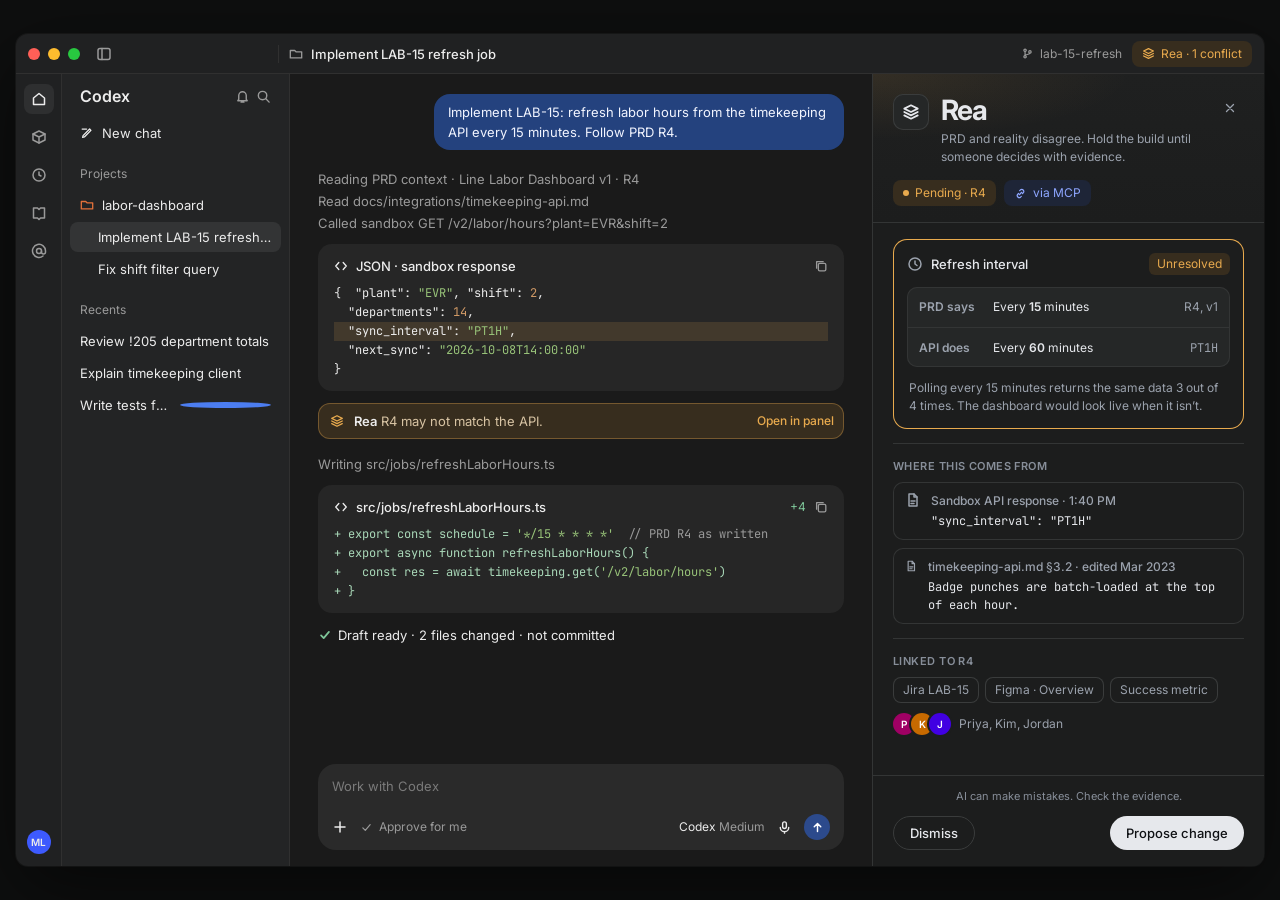
<file: examples/rea-conflict-one-screen.html>
<!doctype html>
<html lang="en">
<head>
<meta charset="utf-8">
<meta name="viewport" content="width=device-width, initial-scale=1">
<title>Rea · Conflict becomes a first-class object</title>
<link rel="preconnect" href="https://fonts.googleapis.com">
<link rel="preconnect" href="https://fonts.gstatic.com" crossorigin>
<link href="https://fonts.googleapis.com/css2?family=Inter:wght@400;500;600;700&family=JetBrains+Mono:wght@400;500&display=swap" rel="stylesheet">
<style>
  :root {
    --bg-app: #191A1A;
    --bg-shell: #202122;
    --bg-rail: #1A1B1B;
    --bg-threads: #232425;
    --bg-chat: #1A1A1A;
    --bg-panel: #1C1D1D;
    --bg-card: #252727;
    --bg-code: #262626;
    --line: #333535;
    --line-shell: #303030;
    --line-strong: #3A3C3C;
    --text: #E6E8EC;
    --text-shell: #ECECEC;
    --muted: #9BA2AD;
    --muted-shell: #9A9A9A;
    --label: #878E99;
    --amber: #E8AA4E;
    --amber-bg: #372D1E;
    --green: #5DC79A;
    --blue: #8EA6FF;
    --blue-bg: #1E2537;
  }

  * { box-sizing: border-box; }
  html, body {
    margin: 0;
    min-height: 100%;
    background: #0E0F0F;
    color: var(--text);
    font-family: Inter, -apple-system, BlinkMacSystemFont, "Segoe UI", sans-serif;
    -webkit-font-smoothing: antialiased;
  }

  .stage {
    min-height: 100vh;
    display: flex;
    align-items: center;
    justify-content: center;
    padding: 24px 16px;
  }

  .frame {
    width: 1280px;
    height: 832px;
    background: var(--bg-shell);
    color: var(--text-shell);
    font-size: 13px;
    line-height: 20px;
    display: flex;
    flex-direction: column;
    overflow: hidden;
    border-radius: 12px;
    box-shadow:
      0 0 0 1px rgba(255,255,255,0.04),
      0 24px 80px rgba(0,0,0,0.55);
  }

  button { font: inherit; cursor: pointer; }
  a { color: inherit; text-decoration: none; }

  .titlebar {
    height: 40px;
    flex: none;
    display: flex;
    align-items: center;
    gap: 10px;
    padding: 0 12px 0 12px;
    border-bottom: 1px solid var(--line-shell);
  }
  .traffic { display: flex; gap: 8px; }
  .traffic span {
    width: 12px; height: 12px; border-radius: 50%;
  }
  .icon-btn {
    width: 28px; height: 28px; border: 0; border-radius: 6px;
    background: transparent; color: var(--muted-shell);
    display: inline-flex; align-items: center; justify-content: center;
  }
  .titlebar-title {
    font-weight: 500; flex: 1; display: inline-flex; align-items: center; gap: 8px;
  }
  .branch {
    display: inline-flex; align-items: center; gap: 6px;
    font-size: 12px; color: var(--muted-shell);
  }
  .rea-pill {
    height: 26px; padding: 0 10px; border-radius: 8px;
    background: var(--amber-bg); color: var(--amber);
    font-size: 12px; display: inline-flex; align-items: center; gap: 6px;
  }

  .body { flex: 1; min-height: 0; display: flex; }

  .rail {
    flex: 0 0 46px; width: 46px;
    display: flex; flex-direction: column; align-items: center; gap: 8px;
    padding-top: 10px; border-right: 1px solid var(--line-shell);
  }
  .rail-item {
    width: 30px; height: 30px; border-radius: 8px;
    display: inline-flex; align-items: center; justify-content: center;
    color: var(--muted-shell);
  }
  .rail-item.active { background: #2E2F30; color: var(--text-shell); }
  .avatar-ml {
    width: 24px; height: 24px; border-radius: 50%;
    background: #3D5AFE; font-size: 10px; font-weight: 600;
    display: inline-flex; align-items: center; justify-content: center;
    margin-bottom: 12px; margin-top: auto;
  }

  .threads {
    flex: 0 0 228px; width: 228px; min-width: 0; overflow: hidden;
    background: var(--bg-threads); padding: 12px 8px;
    display: flex; flex-direction: column; gap: 2px;
    border-right: 1px solid var(--line-shell);
  }
  .threads-head {
    display: flex; align-items: center; gap: 6px; padding: 0 10px 10px;
  }
  .threads-head h1 { margin: 0; font-size: 16px; font-weight: 600; flex: 1; }
  .nav-row {
    height: 30px; padding: 0 10px; border-radius: 8px;
    display: flex; align-items: center; gap: 8px; color: var(--text-shell);
  }
  .nav-row.active { background: #333435; }
  .nav-row.indent { padding-left: 28px; }
  .nav-row span {
    flex: 1; overflow: hidden; white-space: nowrap; text-overflow: ellipsis;
  }
  .section-label {
    padding: 14px 10px 4px; color: var(--muted-shell); font-size: 12px;
  }

  .chat {
    flex: 1; min-width: 0; background: var(--bg-chat);
    display: flex; flex-direction: column;
  }
  .chat-scroll {
    flex: 1; min-height: 0; overflow: hidden; padding: 20px 28px 0;
  }
  .user-bubble {
    margin-left: auto; max-width: 78%;
    padding: 8px 14px; border-radius: 16px;
    background: #24427E; color: #F2F5FF;
  }
  .agent-step { color: var(--muted-shell); line-height: 22px; }
  .code-card {
    margin-top: 10px; border-radius: 14px; background: var(--bg-code);
    padding: 12px 16px;
  }
  .code-card-head {
    display: flex; align-items: center; gap: 8px; margin-bottom: 8px;
  }
  .code-card-head .name { font-weight: 500; flex: 1; }
  .mono {
    font-family: "JetBrains Mono", ui-monospace, Menlo, monospace;
    font-size: 12px; line-height: 19px; white-space: pre;
  }
  .hl-amber { background: rgba(232,170,78,0.14); display: inline-block; min-width: 100%; }
  .c-str { color: #98C379; }
  .c-num { color: #D19A66; }
  .c-add { color: #A9D8B8; }
  .c-com { color: #9A9A9A; }

  .rea-note {
    margin-top: 12px; display: flex; align-items: center; gap: 10px;
    padding: 8px 10px 8px 12px; border-radius: 12px;
    background: var(--amber-bg);
    box-shadow: inset 0 0 0 1px rgba(232,170,78,0.35);
  }
  .rea-note .open { font-size: 12px; color: var(--amber); font-weight: 500; }

  .composer-wrap { flex: none; padding: 12px 28px 16px; }
  .composer {
    border-radius: 18px; background: #2A2A2A;
    padding: 12px 14px 10px;
    display: flex; flex-direction: column; gap: 18px;
  }
  .composer-ph { color: #7A7A7A; }
  .composer-row {
    display: flex; align-items: center; gap: 12px;
    color: var(--muted-shell); font-size: 12px;
  }
  .send {
    width: 26px; height: 26px; border-radius: 50%; border: 0;
    background: #2C4A8C; display: inline-flex;
    align-items: center; justify-content: center; color: #fff;
  }

  /* ——— Rea panel (hero of composition) ——— */
  .rea {
    flex: 0 0 392px; width: 392px; min-width: 0; overflow: hidden;
    background: var(--bg-panel);
    border-left: 1px solid var(--line);
    display: flex; flex-direction: column;
    font-family: Inter, -apple-system, "Segoe UI", sans-serif;
    font-size: 12px; line-height: 18px; color: var(--text);
  }

  .rea-brand {
    flex: none;
    padding: 20px 20px 16px;
    border-bottom: 1px solid var(--line);
    background:
      radial-gradient(120% 80% at 0% 0%, rgba(232,170,78,0.10), transparent 55%),
      linear-gradient(180deg, #1F2020 0%, var(--bg-panel) 100%);
  }
  .rea-brand-top {
    display: flex; align-items: flex-start; gap: 12px;
  }
  .rea-mark {
    width: 36px; height: 36px; border-radius: 10px; flex: none;
    background: #252727;
    box-shadow: inset 0 0 0 1px var(--line-strong);
    display: inline-flex; align-items: center; justify-content: center;
    color: var(--text);
  }
  .rea-wordmark {
    margin: 0;
    font-size: 28px; line-height: 32px; font-weight: 700;
    letter-spacing: -0.03em; color: var(--text);
  }
  .rea-tagline {
    margin: 4px 0 0;
    font-size: 12px; line-height: 18px; color: var(--muted);
  }
  .rea-brand-meta {
    margin-top: 14px;
    display: flex; align-items: center; gap: 8px; flex-wrap: wrap;
  }
  .chip-blue {
    display: inline-flex; align-items: center; gap: 6px;
    font-size: 12px; padding: 4px 10px; border-radius: 8px;
    background: var(--blue-bg); color: var(--blue); white-space: nowrap;
  }
  .chip-amber {
    display: inline-flex; align-items: center; gap: 6px;
    font-size: 12px; padding: 4px 10px; border-radius: 8px;
    background: var(--amber-bg); color: var(--amber); white-space: nowrap;
  }
  .close-rea {
    margin-left: auto; width: 28px; height: 28px; border: 0; border-radius: 8px;
    background: transparent; color: var(--muted);
    display: inline-flex; align-items: center; justify-content: center;
  }

  .rea-body {
    flex: 1; min-height: 0; overflow: hidden; padding: 16px 20px;
  }

  .conflict-card {
    border-radius: 14px;
    box-shadow: inset 0 0 0 1px var(--amber);
    padding: 14px;
  }
  .conflict-head {
    display: flex; align-items: center; gap: 8px; margin-bottom: 12px;
  }
  .conflict-head .title { flex: 1; font-weight: 500; font-size: 13px; }
  .tag-unresolved {
    font-size: 12px; line-height: 16px; padding: 3px 8px; border-radius: 6px;
    background: var(--amber-bg); color: var(--amber); white-space: nowrap; flex: none;
  }
  .compare {
    border-radius: 10px; background: var(--bg-card);
    box-shadow: inset 0 0 0 1px var(--line);
  }
  .compare-row {
    display: flex; align-items: center; gap: 10px;
    min-height: 40px; padding: 0 12px;
  }
  .compare-row + .compare-row { border-top: 1px solid var(--line); }
  .compare-k {
    width: 64px; flex: none; font-size: 12px; font-weight: 600; color: var(--muted);
  }
  .compare-v { flex: 1; min-width: 0; font-size: 12px; }
  .compare-meta { font-size: 12px; color: var(--muted); white-space: nowrap; }
  .compare-meta.mono-meta {
    font-family: "JetBrains Mono", ui-monospace, Menlo, monospace;
  }
  .impact {
    margin: 12px 2px 0; color: var(--muted); font-size: 12px; line-height: 18px;
  }

  .divider { height: 1px; background: var(--line); margin: 14px 0; }
  .sec-label {
    font-size: 11px; line-height: 16px; font-weight: 600;
    letter-spacing: 0.04em; text-transform: uppercase;
    color: var(--label); margin: 0 0 8px;
  }

  .quote {
    border-radius: 10px;
    box-shadow: inset 0 0 0 1px var(--line);
    padding: 10px 12px; display: flex; gap: 10px;
  }
  .quote + .quote { margin-top: 8px; }
  .quote-src { font-size: 12px; color: var(--muted); font-weight: 500; }
  .quote-text {
    font-family: "JetBrains Mono", ui-monospace, Menlo, monospace;
    font-size: 12px; line-height: 18px; color: var(--text); margin-top: 2px;
  }

  .chips { display: flex; gap: 6px; flex-wrap: wrap; }
  .chip {
    font-size: 12px; line-height: 16px; padding: 5px 10px; border-radius: 8px;
    box-shadow: inset 0 0 0 1px var(--line-strong); color: var(--muted);
    white-space: nowrap;
  }
  .people {
    display: flex; align-items: center; gap: 8px; margin-top: 10px; color: var(--muted);
  }
  .stack { display: flex; }
  .face {
    width: 22px; height: 22px; flex: none; border-radius: 50%;
    color: #fff; font-size: 10px; font-weight: 600;
    display: inline-flex; align-items: center; justify-content: center;
    box-shadow: 0 0 0 2px var(--bg-panel);
  }
  .face + .face { margin-left: -4px; }

  .rea-footer {
    flex: none; padding: 12px 20px 16px; border-top: 1px solid var(--line);
  }
  .disclaimer {
    margin: 0 0 12px; text-align: center;
    font-size: 11px; line-height: 16px; color: var(--label);
  }
  .actions { display: flex; align-items: center; gap: 8px; }
  .btn {
    height: 34px; padding: 0 16px; border-radius: 999px;
    font-size: 13px; font-weight: 500; white-space: nowrap;
  }
  .btn-ghost {
    background: transparent; color: var(--text); border: 0;
  }
  .btn-outline {
    background: transparent; color: var(--text);
    border: 1px solid var(--line-strong);
  }
  .btn-primary {
    background: var(--text); color: #0F1114; border: 0;
  }
  .spacer { flex: 1; }

  .dot { width: 6px; height: 6px; border-radius: 50%; background: #4C7DF0; }
</style>
</head>
<body>
  <div class="stage">
    <div class="frame" role="img" aria-label="Marcus in Codex with Rea panel open on R4 conflict">

      <!-- Codex title bar -->
      <header class="titlebar">
        <span class="traffic" aria-hidden="true">
          <span style="background:#FF5F57"></span>
          <span style="background:#FEBC2E"></span>
          <span style="background:#28C840"></span>
        </span>
        <button class="icon-btn" aria-label="Hide sidebar" type="button">
          <svg width="16" height="16" viewBox="0 0 16 16" fill="none" stroke="currentColor" stroke-width="1.5" stroke-linecap="round" stroke-linejoin="round" aria-hidden="true"><rect x="2" y="2.5" width="12" height="11" rx="2"/><path d="M6 2.5v11"/></svg>
        </button>
        <span style="width:40px"></span>
        <span style="width:1px;height:18px;background:var(--line-shell);margin-left:100px"></span>
        <span class="titlebar-title">
          <svg width="14" height="14" viewBox="0 0 16 16" fill="none" stroke="var(--muted-shell)" stroke-width="1.5" stroke-linecap="round" stroke-linejoin="round" aria-hidden="true"><path d="M1.5 4h5l1.5 1.5h6.5v7h-13z"/></svg>
          Implement LAB-15 refresh job
        </span>
        <span class="branch">
          <svg width="13" height="13" viewBox="0 0 16 16" fill="none" stroke="currentColor" stroke-width="1.5" stroke-linecap="round" stroke-linejoin="round" aria-hidden="true"><circle cx="5" cy="4" r="1.5"/><circle cx="5" cy="12" r="1.5"/><circle cx="11" cy="6" r="1.5"/><path d="M5 5.5v5M11 7.5c0 2-6 1.5-6 3"/></svg>
          lab-15-refresh
        </span>
        <span class="rea-pill">
          <svg width="13" height="13" viewBox="0 0 16 16" fill="none" stroke="currentColor" stroke-width="1.5" stroke-linecap="round" stroke-linejoin="round" aria-hidden="true"><path d="M8 2 14 5 8 8 2 5z"/><path d="M2 8l6 3 6-3M2 11l6 3 6-3"/></svg>
          Rea · 1 conflict
        </span>
      </header>

      <div class="body">
        <!-- Icon rail -->
        <nav class="rail" aria-label="Codex">
          <span class="rail-item active">
            <svg width="16" height="16" viewBox="0 0 16 16" fill="none" stroke="currentColor" stroke-width="1.5" stroke-linecap="round" stroke-linejoin="round" aria-hidden="true"><path d="M2.5 7 8 2.5 13.5 7v6.5h-11z"/></svg>
          </span>
          <span class="rail-item">
            <svg width="16" height="16" viewBox="0 0 16 16" fill="none" stroke="currentColor" stroke-width="1.5" stroke-linecap="round" stroke-linejoin="round" aria-hidden="true"><path d="M8 2 14 5v6l-6 3-6-3V5z"/><path d="M2 5l6 3 6-3M8 8v6"/></svg>
          </span>
          <span class="rail-item">
            <svg width="16" height="16" viewBox="0 0 16 16" fill="none" stroke="currentColor" stroke-width="1.5" stroke-linecap="round" stroke-linejoin="round" aria-hidden="true"><circle cx="8" cy="8" r="6"/><path d="M8 5v3l2 1"/></svg>
          </span>
          <span class="rail-item">
            <svg width="16" height="16" viewBox="0 0 16 16" fill="none" stroke="currentColor" stroke-width="1.5" stroke-linecap="round" stroke-linejoin="round" aria-hidden="true"><path d="M2.5 3h4l1.5 1.5L9.5 3h4v10h-4L8 14.5 6.5 13h-4z"/></svg>
          </span>
          <span class="rail-item">
            <svg width="16" height="16" viewBox="0 0 16 16" fill="none" stroke="currentColor" stroke-width="1.5" stroke-linecap="round" stroke-linejoin="round" aria-hidden="true"><circle cx="8" cy="8" r="2.5"/><path d="M10.5 8v1a2 2 0 0 0 4 0V8a6.5 6.5 0 1 0-2.5 5"/></svg>
          </span>
          <span class="avatar-ml" title="Marcus Lee">ML</span>
        </nav>

        <!-- Thread list -->
        <nav class="threads" aria-label="Threads">
          <div class="threads-head">
            <h1>Codex</h1>
            <svg width="15" height="15" viewBox="0 0 16 16" fill="none" stroke="var(--muted-shell)" stroke-width="1.5" stroke-linecap="round" stroke-linejoin="round" aria-hidden="true"><path d="M4 11V7a4 4 0 0 1 8 0v4l1 1.5H3zM6.5 14h3"/></svg>
            <svg width="15" height="15" viewBox="0 0 16 16" fill="none" stroke="var(--muted-shell)" stroke-width="1.5" stroke-linecap="round" stroke-linejoin="round" aria-hidden="true"><circle cx="7" cy="7" r="4.5"/><path d="M10.5 10.5 14 14"/></svg>
          </div>
          <a class="nav-row" href="#">
            <svg width="14" height="14" viewBox="0 0 16 16" fill="none" stroke="currentColor" stroke-width="1.5" stroke-linecap="round" stroke-linejoin="round" aria-hidden="true"><path d="M3 13l2-.5L12.5 5 11 3.5 3.5 11z"/><path d="M2.5 3.5h5"/></svg>
            New chat
          </a>
          <div class="section-label">Projects</div>
          <a class="nav-row" href="#">
            <svg width="14" height="14" viewBox="0 0 16 16" fill="none" stroke="#E2703A" stroke-width="1.5" stroke-linecap="round" stroke-linejoin="round" aria-hidden="true"><path d="M1.5 4h5l1.5 1.5h6.5v7h-13z"/></svg>
            labor-dashboard
          </a>
          <a class="nav-row active indent" href="#"><span>Implement LAB-15 refresh job</span></a>
          <a class="nav-row indent" href="#"><span>Fix shift filter query</span></a>
          <div class="section-label">Recents</div>
          <a class="nav-row" href="#"><span>Review !205 department totals</span></a>
          <a class="nav-row" href="#"><span>Explain timekeeping client</span></a>
          <a class="nav-row" href="#"><span>Write tests for LAB-13</span><span class="dot" aria-hidden="true"></span></a>
        </nav>

        <!-- Chat -->
        <main class="chat">
          <div class="chat-scroll">
            <div class="user-bubble">Implement LAB-15: refresh labor hours from the timekeeping API every 15 minutes. Follow PRD R4.</div>

            <div style="margin-top:18px">
              <div class="agent-step">Reading PRD context · Line Labor Dashboard v1 · R4</div>
              <div class="agent-step">Read docs/integrations/timekeeping-api.md</div>
              <div class="agent-step">Called sandbox GET /v2/labor/hours?plant=EVR&amp;shift=2</div>

              <div class="code-card">
                <div class="code-card-head">
                  <svg width="14" height="14" viewBox="0 0 16 16" fill="none" stroke="currentColor" stroke-width="1.5" stroke-linecap="round" stroke-linejoin="round" aria-hidden="true"><path d="M5.5 4 2 8l3.5 4M10.5 4 14 8l-3.5 4"/></svg>
                  <span class="name">JSON · sandbox response</span>
                  <svg width="14" height="14" viewBox="0 0 16 16" fill="none" stroke="var(--muted-shell)" stroke-width="1.5" stroke-linecap="round" stroke-linejoin="round" aria-hidden="true"><rect x="5" y="5" width="8.5" height="8.5" rx="1.5"/><path d="M3 10.5V3h7.5"/></svg>
                </div>
                <div class="mono">{  "plant": <span class="c-str">"EVR"</span>, "shift": <span class="c-num">2</span>,
  "departments": <span class="c-num">14</span>,
<span class="hl-amber">  "sync_interval": <span class="c-str">"PT1H"</span>,</span>
  "next_sync": <span class="c-str">"2026-10-08T14:00:00"</span>
}</div>
              </div>

              <div class="rea-note">
                <svg width="14" height="14" viewBox="0 0 16 16" fill="none" stroke="var(--amber)" stroke-width="1.5" stroke-linecap="round" stroke-linejoin="round" aria-hidden="true"><path d="M8 2 14 5 8 8 2 5z"/><path d="M2 8l6 3 6-3M2 11l6 3 6-3"/></svg>
                <span style="flex:1"><span style="font-weight:600">Rea</span> <span style="color:#D8C4A4">R4 may not match the API.</span></span>
                <span class="open">Open in panel</span>
              </div>

              <div style="margin-top:14px"><div class="agent-step">Writing src/jobs/refreshLaborHours.ts</div></div>

              <div class="code-card">
                <div class="code-card-head">
                  <svg width="14" height="14" viewBox="0 0 16 16" fill="none" stroke="currentColor" stroke-width="1.5" stroke-linecap="round" stroke-linejoin="round" aria-hidden="true"><path d="M5.5 4 2 8l3.5 4M10.5 4 14 8l-3.5 4"/></svg>
                  <span class="name">src/jobs/refreshLaborHours.ts</span>
                  <span style="font-size:12px;color:#7EC699">+4</span>
                  <svg width="14" height="14" viewBox="0 0 16 16" fill="none" stroke="var(--muted-shell)" stroke-width="1.5" stroke-linecap="round" stroke-linejoin="round" aria-hidden="true"><rect x="5" y="5" width="8.5" height="8.5" rx="1.5"/><path d="M3 10.5V3h7.5"/></svg>
                </div>
                <div class="mono c-add">+ export const schedule = <span class="c-str">'*/15 * * * *'</span>  <span class="c-com">// PRD R4 as written</span>
+ export async function refreshLaborHours() {
+   const res = await timekeeping.get(<span class="c-str">'/v2/labor/hours'</span>)
+ }</div>
              </div>

              <div style="margin-top:12px;display:flex;align-items:center;gap:6px">
                <svg width="14" height="14" viewBox="0 0 16 16" fill="none" stroke="#7EC699" stroke-width="2" stroke-linecap="round" stroke-linejoin="round" aria-hidden="true"><path d="M3.5 8.5l3 3 6-7"/></svg>
                Draft ready · 2 files changed · not committed
              </div>
            </div>
          </div>

          <div class="composer-wrap">
            <div class="composer">
              <span class="composer-ph">Work with Codex</span>
              <div class="composer-row">
                <svg width="16" height="16" viewBox="0 0 16 16" fill="none" stroke="var(--text-shell)" stroke-width="1.5" stroke-linecap="round" stroke-linejoin="round" aria-hidden="true"><path d="M8 3v10M3 8h10"/></svg>
                <span style="display:inline-flex;align-items:center;gap:6px">
                  <svg width="13" height="13" viewBox="0 0 16 16" fill="none" stroke="currentColor" stroke-width="1.5" stroke-linecap="round" stroke-linejoin="round" aria-hidden="true"><path d="M3.5 8.5l3 3 6-7"/></svg>
                  Approve for me
                </span>
                <span class="spacer"></span>
                <span><span style="color:var(--text-shell)">Codex</span> Medium</span>
                <svg width="15" height="15" viewBox="0 0 16 16" fill="none" stroke="var(--text-shell)" stroke-width="1.5" stroke-linecap="round" stroke-linejoin="round" aria-hidden="true"><rect x="6" y="2" width="4" height="7" rx="2"/><path d="M3.5 8a4.5 4.5 0 0 0 9 0M8 12.5V14"/></svg>
                <button class="send" type="button" aria-label="Send">
                  <svg width="13" height="13" viewBox="0 0 16 16" fill="none" stroke="#fff" stroke-width="1.8" stroke-linecap="round" stroke-linejoin="round" aria-hidden="true"><path d="M8 13V3M4 7l4-4 4 4"/></svg>
                </button>
              </div>
            </div>
          </div>
        </main>

        <!-- Rea panel -->
        <aside class="rea" aria-label="Rea conflict panel">
          <div class="rea-brand">
            <div class="rea-brand-top">
              <span class="rea-mark" aria-hidden="true">
                <svg width="18" height="18" viewBox="0 0 16 16" fill="none" stroke="currentColor" stroke-width="1.5" stroke-linecap="round" stroke-linejoin="round"><path d="M8 2 14 5 8 8 2 5z"/><path d="M2 8l6 3 6-3M2 11l6 3 6-3"/></svg>
              </span>
              <div style="flex:1;min-width:0">
                <h2 class="rea-wordmark">Rea</h2>
                <p class="rea-tagline">PRD and reality disagree. Hold the build until someone decides with evidence.</p>
              </div>
              <button class="close-rea" type="button" aria-label="Close Rea">
                <svg width="14" height="14" viewBox="0 0 16 16" fill="none" stroke="currentColor" stroke-width="1.5" stroke-linecap="round" stroke-linejoin="round" aria-hidden="true"><path d="M4 4l8 8M12 4l-8 8"/></svg>
              </button>
            </div>
            <div class="rea-brand-meta">
              <span class="chip-amber">
                <span style="width:6px;height:6px;border-radius:50%;background:var(--amber)"></span>
                Pending · R4
              </span>
              <span class="chip-blue">
                <svg width="13" height="13" viewBox="0 0 16 16" fill="none" stroke="currentColor" stroke-width="1.5" stroke-linecap="round" stroke-linejoin="round" aria-hidden="true"><path d="M6.5 9.5l3-3M7 4.5l1-1a2.5 2.5 0 0 1 3.5 3.5l-1 1M9 11.5l-1 1A2.5 2.5 0 0 1 4.5 9l1-1"/></svg>
                via MCP
              </span>
            </div>
          </div>

          <div class="rea-body">
            <div class="conflict-card">
              <div class="conflict-head">
                <svg width="16" height="16" viewBox="0 0 16 16" fill="none" stroke="var(--muted)" stroke-width="1.5" stroke-linecap="round" stroke-linejoin="round" aria-hidden="true"><circle cx="8" cy="8" r="6"/><path d="M8 5v3l2 1.5"/></svg>
                <span class="title">Refresh interval</span>
                <span class="tag-unresolved">Unresolved</span>
              </div>
              <div class="compare">
                <div class="compare-row">
                  <span class="compare-k">PRD says</span>
                  <span class="compare-v">Every <b style="font-weight:600">15</b> minutes</span>
                  <span class="compare-meta">R4, v1</span>
                </div>
                <div class="compare-row">
                  <span class="compare-k">API does</span>
                  <span class="compare-v">Every <b style="font-weight:600">60</b> minutes</span>
                  <span class="compare-meta mono-meta">PT1H</span>
                </div>
              </div>
              <p class="impact">Polling every 15 minutes returns the same data 3 out of 4 times. The dashboard would look live when it isn’t.</p>
            </div>

            <div class="divider"></div>

            <div class="sec-label">Where this comes from</div>
            <div class="quote">
              <svg width="16" height="16" viewBox="0 0 16 16" fill="none" stroke="var(--muted)" stroke-width="1.5" stroke-linecap="round" stroke-linejoin="round" aria-hidden="true"><path d="M4 2h5l3 3v9H4z"/><path d="M9 2v3h3M6 9h4M6 11.5h3"/></svg>
              <div style="min-width:0">
                <div class="quote-src">Sandbox API response · 1:40 PM</div>
                <div class="quote-text">"sync_interval": "PT1H"</div>
              </div>
            </div>
            <div class="quote">
              <svg width="16" height="16" viewBox="0 0 16 16" fill="none" stroke="var(--muted)" stroke-width="1.5" stroke-linecap="round" stroke-linejoin="round" aria-hidden="true"><path d="M4 2h5l3 3v9H4z"/><path d="M9 2v3h3M6 9h4M6 11.5h3"/></svg>
              <div style="min-width:0">
                <div class="quote-src">timekeeping-api.md §3.2 · edited Mar 2023</div>
                <div class="quote-text">Badge punches are batch-loaded at the top of each hour.</div>
              </div>
            </div>

            <div class="divider"></div>

            <div class="sec-label">Linked to R4</div>
            <div class="chips">
              <span class="chip">Jira LAB-15</span>
              <span class="chip">Figma · Overview</span>
              <span class="chip">Success metric</span>
            </div>
            <div class="people">
              <span class="stack">
                <span class="face" style="background:#9F0064">P</span>
                <span class="face" style="background:#C76A00">K</span>
                <span class="face" style="background:#4100E2">J</span>
              </span>
              <span>Priya, Kim, Jordan</span>
            </div>
          </div>

          <div class="rea-footer">
            <p class="disclaimer">AI can make mistakes. Check the evidence.</p>
            <div class="actions">
              <button class="btn btn-outline" type="button">Dismiss</button>
              <span class="spacer"></span>
              <button class="btn btn-primary" type="button">Propose change</button>
            </div>
          </div>
        </aside>
      </div>
    </div>
  </div>
</body>
</html>
</file>
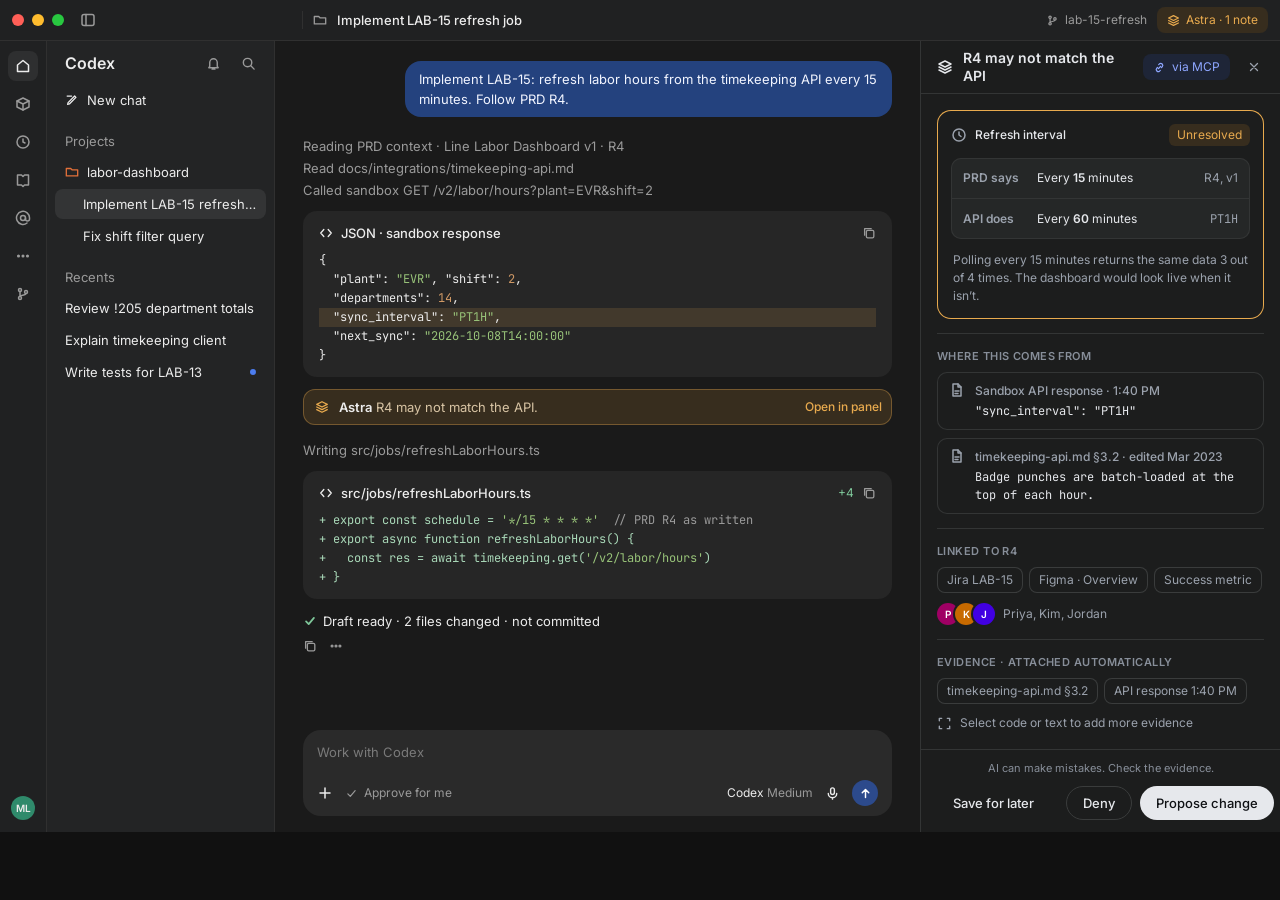
<file: design/astra-handoff/samples/02-marcus-prd-check-codex.html>
<!doctype html>
<html lang="en">
<head>
<meta charset="utf-8">
<title>02 · Marcus · PRD check (Codex + Astra panel)</title>
<link rel="stylesheet" href="https://fonts.googleapis.com/css2?family=Inter:wght@400;500;600&family=JetBrains+Mono:wght@400;500&display=swap">
<style>body{margin:0;background:#111}a{color:#E6E8EC}a:hover{color:#FFFFFF}</style>
</head>
<body>
<div style="width: 1280px; height: 832px; box-sizing: border-box; background: #202122; color: #ECECEC; font-family: -apple-system, BlinkMacSystemFont, 'SF Pro Text', 'Segoe UI', Inter, sans-serif; font-size: 13px; line-height: 20px; display: flex; flex-direction: column; overflow: hidden; -webkit-font-smoothing: antialiased;">
  <header style="height: 40px; flex: none; display: flex; align-items: center; gap: 10px; padding: 0 0 0 12px; border-bottom: 1px solid #303030;">
    <span style="display: flex; gap: 8px;"><span style="width: 12px; height: 12px; border-radius: 50%; background: #FF5F57;"></span><span style="width: 12px; height: 12px; border-radius: 50%; background: #FEBC2E;"></span><span style="width: 12px; height: 12px; border-radius: 50%; background: #28C840;"></span></span>
    <button aria-label="Hide sidebar" title="Hide sidebar" style="width: 28px; height: 28px; border: 0; border-radius: 6px; background: transparent; display: inline-flex; align-items: center; justify-content: center;"><svg width="16" height="16" viewBox="0 0 16 16" fill="none" stroke="#9A9A9A" stroke-width="1.5" stroke-linecap="round" stroke-linejoin="round" aria-hidden="true" style="flex: none;"><rect x="2" y="2.5" width="12" height="11" rx="2"/><path d="M6 2.5v11"/></svg></button>
    <span style="width: 40px;"></span>
    <span style="width: 1px; height: 18px; background: #303030; margin-left: 140px;"></span>
    <svg width="14" height="14" viewBox="0 0 16 16" fill="none" stroke="#9A9A9A" stroke-width="1.5" stroke-linecap="round" stroke-linejoin="round" aria-hidden="true" style="flex: none;"><path d="M1.5 4h5l1.5 1.5h6.5v7h-13z"/></svg><span style="font-weight: 500; flex: 1;">Implement LAB-15 refresh job</span>
    <span style="display: inline-flex; align-items: center; gap: 6px; font-size: 12px; color: #9A9A9A;"><svg width="13" height="13" viewBox="0 0 16 16" fill="none" stroke="#9A9A9A" stroke-width="1.5" stroke-linecap="round" stroke-linejoin="round" aria-hidden="true" style="flex: none;"><circle cx="5" cy="4" r="1.5"/><circle cx="5" cy="12" r="1.5"/><circle cx="11" cy="6" r="1.5"/><path d="M5 5.5v5M11 7.5c0 2-6 1.5-6 3"/></svg>lab-15-refresh</span>
    <span style="margin-right: 12px; height: 26px; padding: 0 10px; border-radius: 8px; background: #372D1E; color: #E8AA4E; font-size: 12px; display: inline-flex; align-items: center; gap: 6px;"><svg width="13" height="13" viewBox="0 0 16 16" fill="none" stroke="#E8AA4E" stroke-width="1.5" stroke-linecap="round" stroke-linejoin="round" aria-hidden="true" style="flex: none;"><path d="M8 2 14 5 8 8 2 5z"/><path d="M2 8l6 3 6-3M2 11l6 3 6-3"/></svg>Astra · 1 note</span>
  </header>
  <div style="flex: 1; min-height: 0; display: flex;">
    <nav style="flex: 0 0 46px; display: flex; flex-direction: column; align-items: center; gap: 8px; padding-top: 10px; border-right: 1px solid #303030;" aria-label="Codex"><span style="width: 30px; height: 30px; border-radius: 8px; display: inline-flex; align-items: center; justify-content: center; background: #2E2F30;"><svg width="16" height="16" viewBox="0 0 16 16" fill="none" stroke="#ECECEC" stroke-width="1.5" stroke-linecap="round" stroke-linejoin="round" aria-hidden="true" style="flex: none;"><path d="M2.5 7 8 2.5 13.5 7v6.5h-11z"/></svg></span><span style="width: 30px; height: 30px; border-radius: 8px; display: inline-flex; align-items: center; justify-content: center; "><svg width="16" height="16" viewBox="0 0 16 16" fill="none" stroke="#9A9A9A" stroke-width="1.5" stroke-linecap="round" stroke-linejoin="round" aria-hidden="true" style="flex: none;"><path d="M8 2 14 5v6l-6 3-6-3V5z"/><path d="M2 5l6 3 6-3M8 8v6"/></svg></span><span style="width: 30px; height: 30px; border-radius: 8px; display: inline-flex; align-items: center; justify-content: center; "><svg width="16" height="16" viewBox="0 0 16 16" fill="none" stroke="#9A9A9A" stroke-width="1.5" stroke-linecap="round" stroke-linejoin="round" aria-hidden="true" style="flex: none;"><circle cx="8" cy="8" r="6"/><path d="M8 5v3l2 1"/></svg></span><span style="width: 30px; height: 30px; border-radius: 8px; display: inline-flex; align-items: center; justify-content: center; "><svg width="16" height="16" viewBox="0 0 16 16" fill="none" stroke="#9A9A9A" stroke-width="1.5" stroke-linecap="round" stroke-linejoin="round" aria-hidden="true" style="flex: none;"><path d="M2.5 3h4l1.5 1.5L9.5 3h4v10h-4L8 14.5 6.5 13h-4z"/></svg></span><span style="width: 30px; height: 30px; border-radius: 8px; display: inline-flex; align-items: center; justify-content: center; "><svg width="16" height="16" viewBox="0 0 16 16" fill="none" stroke="#9A9A9A" stroke-width="1.5" stroke-linecap="round" stroke-linejoin="round" aria-hidden="true" style="flex: none;"><circle cx="8" cy="8" r="2.5"/><path d="M10.5 8v1a2 2 0 0 0 4 0V8a6.5 6.5 0 1 0-2.5 5"/></svg></span><span style="width: 30px; height: 30px; border-radius: 8px; display: inline-flex; align-items: center; justify-content: center; "><svg width="16" height="16" viewBox="0 0 16 16" fill="none" stroke="#9A9A9A" stroke-width="1.5" stroke-linecap="round" stroke-linejoin="round" aria-hidden="true" style="flex: none;"><circle cx="3.5" cy="8" r=".8"/><circle cx="8" cy="8" r=".8"/><circle cx="12.5" cy="8" r=".8"/></svg></span><span style="width: 30px; height: 30px; border-radius: 8px; display: inline-flex; align-items: center; justify-content: center; "><svg width="16" height="16" viewBox="0 0 16 16" fill="none" stroke="#9A9A9A" stroke-width="1.5" stroke-linecap="round" stroke-linejoin="round" aria-hidden="true" style="flex: none;"><circle cx="5" cy="4" r="1.5"/><circle cx="5" cy="12" r="1.5"/><circle cx="11" cy="6" r="1.5"/><path d="M5 5.5v5M11 7.5c0 2-6 1.5-6 3"/></svg></span><span style="flex: 1;"></span><span style="width: 24px; height: 24px; border-radius: 50%; background: #2F8A6B; font-size: 10px; font-weight: 600; display: inline-flex; align-items: center; justify-content: center; margin-bottom: 12px;">ML</span></nav>
    <nav style="flex: 0 0 228px; width: 228px; min-width: 0; overflow: hidden; box-sizing: border-box; background: #232425; padding: 12px 8px; display: flex; flex-direction: column; gap: 2px; border-right: 1px solid #303030;" aria-label="Threads">
      <div style="display: flex; align-items: center; gap: 6px; padding: 0 10px 10px;"><span style="font-size: 16px; font-weight: 600; flex: 1;">Codex</span><svg width="15" height="15" viewBox="0 0 16 16" fill="none" stroke="#9A9A9A" stroke-width="1.5" stroke-linecap="round" stroke-linejoin="round" aria-hidden="true" style="flex: none;"><path d="M4 11V7a4 4 0 0 1 8 0v4l1 1.5H3zM6.5 14h3"/></svg><span style="width: 8px;"></span><svg width="15" height="15" viewBox="0 0 16 16" fill="none" stroke="#9A9A9A" stroke-width="1.5" stroke-linecap="round" stroke-linejoin="round" aria-hidden="true" style="flex: none;"><circle cx="7" cy="7" r="4.5"/><path d="M10.5 10.5 14 14"/></svg></div>
      <a href="#" style="text-decoration: none; height: 30px; padding: 0 10px; border-radius: 8px; display: flex; align-items: center; gap: 8px; color: #ECECEC;"><svg width="14" height="14" viewBox="0 0 16 16" fill="none" stroke="#ECECEC" stroke-width="1.5" stroke-linecap="round" stroke-linejoin="round" aria-hidden="true" style="flex: none;"><path d="M3 13l2-.5L12.5 5 11 3.5 3.5 11z"/><path d="M2.5 3.5h5"/></svg>New chat</a>
      <div style="padding: 14px 10px 4px; color: #9A9A9A;">Projects</div>
      <a href="#" style="text-decoration: none; height: 30px; padding: 0 10px; border-radius: 8px; display: flex; align-items: center; gap: 8px; color: #ECECEC;"><svg width="14" height="14" viewBox="0 0 16 16" fill="none" stroke="#E2703A" stroke-width="1.5" stroke-linecap="round" stroke-linejoin="round" aria-hidden="true" style="flex: none;"><path d="M1.5 4h5l1.5 1.5h6.5v7h-13z"/></svg>labor-dashboard</a>
      <a href="#" style="text-decoration: none; height: 30px; padding: 0 10px 0 28px; border-radius: 8px; display: flex; align-items: center; gap: 8px; color: #ECECEC; background: #333435;"><span style="flex: 1; overflow: hidden; white-space: nowrap; text-overflow: ellipsis;">Implement LAB-15 refresh job</span></a>
      <a href="#" style="text-decoration: none; height: 30px; padding: 0 10px 0 28px; border-radius: 8px; display: flex; align-items: center; gap: 8px; color: #ECECEC; "><span style="flex: 1; overflow: hidden; white-space: nowrap; text-overflow: ellipsis;">Fix shift filter query</span></a>
      <div style="padding: 14px 10px 4px; color: #9A9A9A;">Recents</div>
      <a href="#" style="text-decoration: none; height: 30px; padding: 0 10px 0 10px; border-radius: 8px; display: flex; align-items: center; gap: 8px; color: #ECECEC; "><span style="flex: 1; overflow: hidden; white-space: nowrap; text-overflow: ellipsis;">Review !205 department totals</span></a>
      <a href="#" style="text-decoration: none; height: 30px; padding: 0 10px 0 10px; border-radius: 8px; display: flex; align-items: center; gap: 8px; color: #ECECEC; "><span style="flex: 1; overflow: hidden; white-space: nowrap; text-overflow: ellipsis;">Explain timekeeping client</span></a>
      <a href="#" style="text-decoration: none; height: 30px; padding: 0 10px 0 10px; border-radius: 8px; display: flex; align-items: center; gap: 8px; color: #ECECEC; "><span style="flex: 1; overflow: hidden; white-space: nowrap; text-overflow: ellipsis;">Write tests for LAB-13</span><span style="width: 6px; height: 6px; border-radius: 50%; background: #4C7DF0;"></span></a>
    </nav>
    <main style="flex: 1; min-width: 0; background: #1A1A1A; display: flex; flex-direction: column;">
      <div style="flex: 1; min-height: 0; overflow: hidden; padding: 20px 28px 0;">
        <div style="display: flex; justify-content: flex-end;"><div style="max-width: 78%; padding: 8px 14px; border-radius: 16px; background: #24427E; color: #F2F5FF;">Implement LAB-15: refresh labor hours from the timekeeping API every 15 minutes. Follow PRD R4.</div></div>
        <div style="margin-top: 18px;">
          <div style="color: #9A9A9A; line-height: 22px;">Reading PRD context · Line Labor Dashboard v1 · R4</div>
          <div style="color: #9A9A9A; line-height: 22px;">Read docs/integrations/timekeeping-api.md</div>
          <div style="color: #9A9A9A; line-height: 22px;">Called sandbox GET /v2/labor/hours?plant=EVR&amp;shift=2</div>
          <div style="margin-top: 10px; border-radius: 14px; background: #262626; padding: 12px 16px;">
        <div style="display: flex; align-items: center; gap: 8px; margin-bottom: 8px;"><svg width="14" height="14" viewBox="0 0 16 16" fill="none" stroke="#ECECEC" stroke-width="1.5" stroke-linecap="round" stroke-linejoin="round" aria-hidden="true" style="flex: none;"><path d="M5.5 4 2 8l3.5 4M10.5 4 14 8l-3.5 4"/></svg><span style="font-weight: 500; flex: 1;">JSON · sandbox response</span><svg width="14" height="14" viewBox="0 0 16 16" fill="none" stroke="#9A9A9A" stroke-width="1.5" stroke-linecap="round" stroke-linejoin="round" aria-hidden="true" style="flex: none;"><rect x="5" y="5" width="8.5" height="8.5" rx="1.5"/><path d="M3 10.5V3h7.5"/></svg></div>
        <div style="font-family: 'JetBrains Mono', ui-monospace, Menlo, monospace; font-size: 12px; line-height: 19px; color: #ECECEC; white-space: pre;">{
  "plant": <span style="color: #98C379;">"EVR"</span>, "shift": <span style="color: #D19A66;">2</span>,
  "departments": <span style="color: #D19A66;">14</span>,
<span style="background: rgba(232,170,78,0.14); display: inline-block; min-width: 100%;">  "sync_interval": <span style="color: #98C379;">"PT1H"</span>,</span>
  "next_sync": <span style="color: #98C379;">"2026-10-08T14:00:00"</span>
}</div>
      </div>
          <div style="margin-top: 12px; display: flex; align-items: center; gap: 10px; padding: 8px 10px 8px 12px; border-radius: 12px; background: #372D1E; box-shadow: inset 0 0 0 1px rgba(232,170,78,0.35);">
        <svg width="14" height="14" viewBox="0 0 16 16" fill="none" stroke="#E8AA4E" stroke-width="1.5" stroke-linecap="round" stroke-linejoin="round" aria-hidden="true" style="flex: none;"><path d="M8 2 14 5 8 8 2 5z"/><path d="M2 8l6 3 6-3M2 11l6 3 6-3"/></svg><span style="flex: 1;"><span style="font-weight: 600;">Astra</span> <span style="color: #D8C4A4;">R4 may not match the API.</span></span>
        <span style="font-size: 12px; color: #E8AA4E; font-weight: 500;">Open in panel</span>
      </div>
          <div style="margin-top: 14px;"><div style="color: #9A9A9A; line-height: 22px;">Writing src/jobs/refreshLaborHours.ts</div></div>
          <div style="margin-top: 10px; border-radius: 14px; background: #262626; padding: 12px 16px;">
        <div style="display: flex; align-items: center; gap: 8px; margin-bottom: 8px;"><svg width="14" height="14" viewBox="0 0 16 16" fill="none" stroke="#ECECEC" stroke-width="1.5" stroke-linecap="round" stroke-linejoin="round" aria-hidden="true" style="flex: none;"><path d="M5.5 4 2 8l3.5 4M10.5 4 14 8l-3.5 4"/></svg><span style="font-weight: 500; flex: 1;">src/jobs/refreshLaborHours.ts</span><span style="font-size: 12px; color: #7EC699;">+4</span><svg width="14" height="14" viewBox="0 0 16 16" fill="none" stroke="#9A9A9A" stroke-width="1.5" stroke-linecap="round" stroke-linejoin="round" aria-hidden="true" style="flex: none;"><rect x="5" y="5" width="8.5" height="8.5" rx="1.5"/><path d="M3 10.5V3h7.5"/></svg></div>
        <div style="font-family: 'JetBrains Mono', ui-monospace, Menlo, monospace; font-size: 12px; line-height: 19px; white-space: pre; color: #A9D8B8;">+ export const schedule = <span style="color: #98C379;">'*/15 * * * *'</span>  <span style="color: #9A9A9A;">// PRD R4 as written</span>
+ export async function refreshLaborHours() {
+   const res = await timekeeping.get(<span style="color: #98C379;">'/v2/labor/hours'</span>)
+ }</div>
      </div>
          <div style="margin-top: 12px; display: flex; align-items: center; gap: 6px;"><svg width="14" height="14" viewBox="0 0 16 16" fill="none" stroke="#7EC699" stroke-width="2" stroke-linecap="round" stroke-linejoin="round" aria-hidden="true" style="flex: none;"><path d="M3.5 8.5l3 3 6-7"/></svg>Draft ready · 2 files changed · not committed</div>
          <div style="margin-top: 8px; display: flex; gap: 12px;"><svg width="14" height="14" viewBox="0 0 16 16" fill="none" stroke="#9A9A9A" stroke-width="1.5" stroke-linecap="round" stroke-linejoin="round" aria-hidden="true" style="flex: none;"><rect x="5" y="5" width="8.5" height="8.5" rx="1.5"/><path d="M3 10.5V3h7.5"/></svg><svg width="14" height="14" viewBox="0 0 16 16" fill="none" stroke="#9A9A9A" stroke-width="2" stroke-linecap="round" stroke-linejoin="round" aria-hidden="true" style="flex: none;"><circle cx="3.5" cy="8" r=".8"/><circle cx="8" cy="8" r=".8"/><circle cx="12.5" cy="8" r=".8"/></svg></div>
        </div>
      </div>
      <div style="flex: none; padding: 12px 28px 16px;">
        <div style="border-radius: 18px; background: #2A2A2A; padding: 12px 14px 10px; display: flex; flex-direction: column; gap: 18px;">
          <span style="color: #7A7A7A;">Work with Codex</span>
          <div style="display: flex; align-items: center; gap: 12px; color: #9A9A9A; font-size: 12px;"><svg width="16" height="16" viewBox="0 0 16 16" fill="none" stroke="#ECECEC" stroke-width="1.5" stroke-linecap="round" stroke-linejoin="round" aria-hidden="true" style="flex: none;"><path d="M8 3v10M3 8h10"/></svg><span style="display: inline-flex; align-items: center; gap: 6px;"><svg width="13" height="13" viewBox="0 0 16 16" fill="none" stroke="#9A9A9A" stroke-width="1.5" stroke-linecap="round" stroke-linejoin="round" aria-hidden="true" style="flex: none;"><path d="M3.5 8.5l3 3 6-7"/></svg>Approve for me</span><span style="flex: 1;"></span><span><span style="color: #ECECEC;">Codex</span> Medium</span><svg width="15" height="15" viewBox="0 0 16 16" fill="none" stroke="#ECECEC" stroke-width="1.5" stroke-linecap="round" stroke-linejoin="round" aria-hidden="true" style="flex: none;"><rect x="6" y="2" width="4" height="7" rx="2"/><path d="M3.5 8a4.5 4.5 0 0 0 9 0M8 12.5V14"/></svg><span style="width: 26px; height: 26px; border-radius: 50%; background: #2C4A8C; display: inline-flex; align-items: center; justify-content: center;"><svg width="13" height="13" viewBox="0 0 16 16" fill="none" stroke="#FFFFFF" stroke-width="1.8" stroke-linecap="round" stroke-linejoin="round" aria-hidden="true" style="flex: none;"><path d="M8 13V3M4 7l4-4 4 4"/></svg></span></div>
        </div>
      </div>
    </main>
    <aside style="flex: 0 0 360px; width: 360px; min-width: 0; overflow: hidden; box-sizing: border-box; background: #1C1D1D; border-left: 1px solid #333535; display: flex; flex-direction: column; font-family: Inter, -apple-system, 'Segoe UI', sans-serif; font-size: 12px; line-height: 18px; color: #E6E8EC;">
    <div style="height: 52px; flex: none; padding: 0 12px 0 16px; border-bottom: 1px solid #333535; display: flex; align-items: center; gap: 10px;">
      <svg width="16" height="16" viewBox="0 0 16 16" fill="none" stroke="#E6E8EC" stroke-width="1.5" stroke-linecap="round" stroke-linejoin="round" aria-hidden="true" style="flex: none;"><path d="M8 2 14 5 8 8 2 5z"/><path d="M2 8l6 3 6-3M2 11l6 3 6-3"/></svg><span style="font-size: 14px; font-weight: 600; flex: 1;">R4 may not match the API</span>
      <span style="display: inline-flex; align-items: center; gap: 6px; font-size: 12px; padding: 4px 10px; border-radius: 8px; background: #1E2537; color: #8EA6FF;"><svg width="13" height="13" viewBox="0 0 16 16" fill="none" stroke="#8EA6FF" stroke-width="1.5" stroke-linecap="round" stroke-linejoin="round" aria-hidden="true" style="flex: none;"><path d="M6.5 9.5l3-3M7 4.5l1-1a2.5 2.5 0 0 1 3.5 3.5l-1 1M9 11.5l-1 1A2.5 2.5 0 0 1 4.5 9l1-1"/></svg>via MCP</span>
      <button aria-label="Close Astra" style="width: 28px; height: 28px; border: 0; border-radius: 8px; background: transparent; color: #9BA2AD; display: inline-flex; align-items: center; justify-content: center;"><svg width="14" height="14" viewBox="0 0 16 16" fill="none" stroke="currentColor" stroke-width="1.5" stroke-linecap="round" stroke-linejoin="round" aria-hidden="true" style="flex: none;"><path d="M4 4l8 8M12 4l-8 8"/></svg></button>
    </div>
    <div style="flex: 1; min-height: 0; overflow: hidden; padding: 16px;">
      <div style="border-radius: 14px; box-shadow: inset 0 0 0 1px #E8AA4E; padding: 14px;">
      <div style="display: flex; align-items: center; gap: 8px; margin-bottom: 12px;"><svg width="16" height="16" viewBox="0 0 16 16" fill="none" stroke="#9BA2AD" stroke-width="1.5" stroke-linecap="round" stroke-linejoin="round" aria-hidden="true" style="flex: none;"><circle cx="8" cy="8" r="6"/><path d="M8 5v3l2 1.5"/></svg><span style="flex: 1; font-weight: 500;">Refresh interval</span><span style="font-size: 12px; line-height: 16px; padding: 3px 8px; border-radius: 6px; background: #372D1E; color: #E8AA4E; white-space: nowrap; flex: none;">Unresolved</span></div>
      <div style="border-radius: 10px; background: #252727; box-shadow: inset 0 0 0 1px #333535;"><div style="display: flex; align-items: center; gap: 10px; min-height: 40px; padding: 0 12px; "><span style="width: 64px; flex: none; font-size: 12px; font-weight: 600; color: #9BA2AD;">PRD says</span><span style="flex: 1; min-width: 0;">Every <b style="font-weight: 600;">15</b> minutes</span><span style="font-size: 12px; color: #9BA2AD; font-family: Inter, -apple-system, 'Segoe UI', sans-serif;">R4, v1</span></div><div style="display: flex; align-items: center; gap: 10px; min-height: 40px; padding: 0 12px; border-top: 1px solid #333535;"><span style="width: 64px; flex: none; font-size: 12px; font-weight: 600; color: #9BA2AD;">API does</span><span style="flex: 1; min-width: 0;">Every <b style="font-weight: 600;">60</b> minutes</span><span style="font-size: 12px; color: #9BA2AD; font-family: 'JetBrains Mono', ui-monospace, Menlo, monospace;">PT1H</span></div></div>
        <p style="margin: 12px 2px 0; color: #9BA2AD;">Polling every 15 minutes returns the same data 3 out of 4 times. The dashboard would look live when it isn’t.</p>
      </div>
      <div style="height: 1px; background: #333535; margin: 14px 0;"></div>
      <div style="font-size: 11px; line-height: 16px; font-weight: 600; letter-spacing: 0.04em; text-transform: uppercase; color: #878E99; margin: 0px 0 8px;">Where this comes from</div>
      <div style="display: flex; flex-direction: column; gap: 8px;">
        <div style="border-radius: 10px; box-shadow: inset 0 0 0 1px #333535; padding: 10px 12px; display: flex; gap: 10px;"><svg width="16" height="16" viewBox="0 0 16 16" fill="none" stroke="#9BA2AD" stroke-width="1.5" stroke-linecap="round" stroke-linejoin="round" aria-hidden="true" style="flex: none;"><path d="M4 2h5l3 3v9H4z"/><path d="M9 2v3h3M6 9h4M6 11.5h3"/></svg><div style="min-width: 0;"><div style="font-size: 12px; color: #9BA2AD; font-weight: 500;">Sandbox API response · 1:40 PM</div><div style="font-family: 'JetBrains Mono', ui-monospace, Menlo, monospace; font-size: 12px; line-height: 18px; color: #E6E8EC; margin-top: 2px;">"sync_interval": "PT1H"</div></div></div>
        <div style="border-radius: 10px; box-shadow: inset 0 0 0 1px #333535; padding: 10px 12px; display: flex; gap: 10px;"><svg width="16" height="16" viewBox="0 0 16 16" fill="none" stroke="#9BA2AD" stroke-width="1.5" stroke-linecap="round" stroke-linejoin="round" aria-hidden="true" style="flex: none;"><path d="M4 2h5l3 3v9H4z"/><path d="M9 2v3h3M6 9h4M6 11.5h3"/></svg><div style="min-width: 0;"><div style="font-size: 12px; color: #9BA2AD; font-weight: 500;">timekeeping-api.md §3.2 · edited Mar 2023</div><div style="font-family: 'JetBrains Mono', ui-monospace, Menlo, monospace; font-size: 12px; line-height: 18px; color: #E6E8EC; margin-top: 2px;">Badge punches are batch-loaded at the top of each hour.</div></div></div>
      </div>
      <div style="height: 1px; background: #333535; margin: 14px 0;"></div>
      <div style="font-size: 11px; line-height: 16px; font-weight: 600; letter-spacing: 0.04em; text-transform: uppercase; color: #878E99; margin: 0px 0 8px;">Linked to R4</div>
      <div style="display: flex; gap: 6px; flex-wrap: wrap;"><span style="font-size: 12px; line-height: 16px; padding: 5px 10px; border-radius: 8px; box-shadow: inset 0 0 0 1px #3A3C3C; color: #9BA2AD; white-space: nowrap; flex: none;">Jira LAB-15</span><span style="font-size: 12px; line-height: 16px; padding: 5px 10px; border-radius: 8px; box-shadow: inset 0 0 0 1px #3A3C3C; color: #9BA2AD; white-space: nowrap; flex: none;">Figma · Overview</span><span style="font-size: 12px; line-height: 16px; padding: 5px 10px; border-radius: 8px; box-shadow: inset 0 0 0 1px #3A3C3C; color: #9BA2AD; white-space: nowrap; flex: none;">Success metric</span></div>
      <div style="display: flex; align-items: center; gap: 8px; margin-top: 10px;"><span style="display: flex;"><span style="width: 22px; height: 22px; flex: none; border-radius: 50%; background: #9F0064; color: #FFFFFF; font-size: 10px; font-weight: 600; display: inline-flex; align-items: center; justify-content: center; box-shadow: 0 0 0 2px #1C1D1D;">P</span><span style="margin-left: -4px;"><span style="width: 22px; height: 22px; flex: none; border-radius: 50%; background: #C76A00; color: #FFFFFF; font-size: 10px; font-weight: 600; display: inline-flex; align-items: center; justify-content: center; box-shadow: 0 0 0 2px #1C1D1D;">K</span></span><span style="margin-left: -4px;"><span style="width: 22px; height: 22px; flex: none; border-radius: 50%; background: #4100E2; color: #FFFFFF; font-size: 10px; font-weight: 600; display: inline-flex; align-items: center; justify-content: center; box-shadow: 0 0 0 2px #1C1D1D;">J</span></span></span><span style="color: #9BA2AD;">Priya, Kim, Jordan</span></div>
      <div style="height: 1px; background: #333535; margin: 14px 0;"></div>
      <div style="font-size: 11px; line-height: 16px; font-weight: 600; letter-spacing: 0.04em; text-transform: uppercase; color: #878E99; margin: 0px 0 8px;">Evidence · attached automatically</div>
      <div style="display: flex; gap: 6px; flex-wrap: wrap;"><span style="font-size: 12px; line-height: 16px; padding: 5px 10px; border-radius: 8px; box-shadow: inset 0 0 0 1px #3A3C3C; color: #9BA2AD; white-space: nowrap; flex: none;">timekeeping-api.md §3.2</span><span style="font-size: 12px; line-height: 16px; padding: 5px 10px; border-radius: 8px; box-shadow: inset 0 0 0 1px #3A3C3C; color: #9BA2AD; white-space: nowrap; flex: none;">API response 1:40 PM</span></div>
      <div style="display: flex; align-items: center; gap: 8px; margin-top: 10px; color: #9BA2AD;"><svg width="15" height="15" viewBox="0 0 16 16" fill="none" stroke="#9BA2AD" stroke-width="1.5" stroke-linecap="round" stroke-linejoin="round" aria-hidden="true" style="flex: none;"><path d="M2.5 5V2.5H5M11 2.5h2.5V5M13.5 11v2.5H11M5 13.5H2.5V11"/></svg>Select code or text to add more evidence</div>
    </div>
    <div style="flex: none; padding: 10px 16px 12px; border-top: 1px solid #333535;">
      <p style="margin: 0 0 10px; text-align: center; font-size: 11px; line-height: 16px; color: #878E99;">AI can make mistakes. Check the evidence.</p>
      <div style="display: flex; align-items: center; gap: 8px;"><button style="height: 34px; padding: 0 16px; border-radius: 999px; font: inherit; font-size: 13px; font-weight: 500; white-space: nowrap; cursor: pointer; background: transparent; color: #E6E8EC; border: 0;">Save for later</button><span style="flex: 1;"></span><button style="height: 34px; padding: 0 16px; border-radius: 999px; font: inherit; font-size: 13px; font-weight: 500; white-space: nowrap; cursor: pointer; background: transparent; color: #E6E8EC; border: 1px solid #3A3C3C;">Deny</button><button style="height: 34px; padding: 0 16px; border-radius: 999px; font: inherit; font-size: 13px; font-weight: 500; white-space: nowrap; cursor: pointer; background: #E6E8EC; color: #0F1114; border: 0;">Propose change</button></div>
    </div>
  </aside>
  </div>
</div>
</body>
</html>
</file>
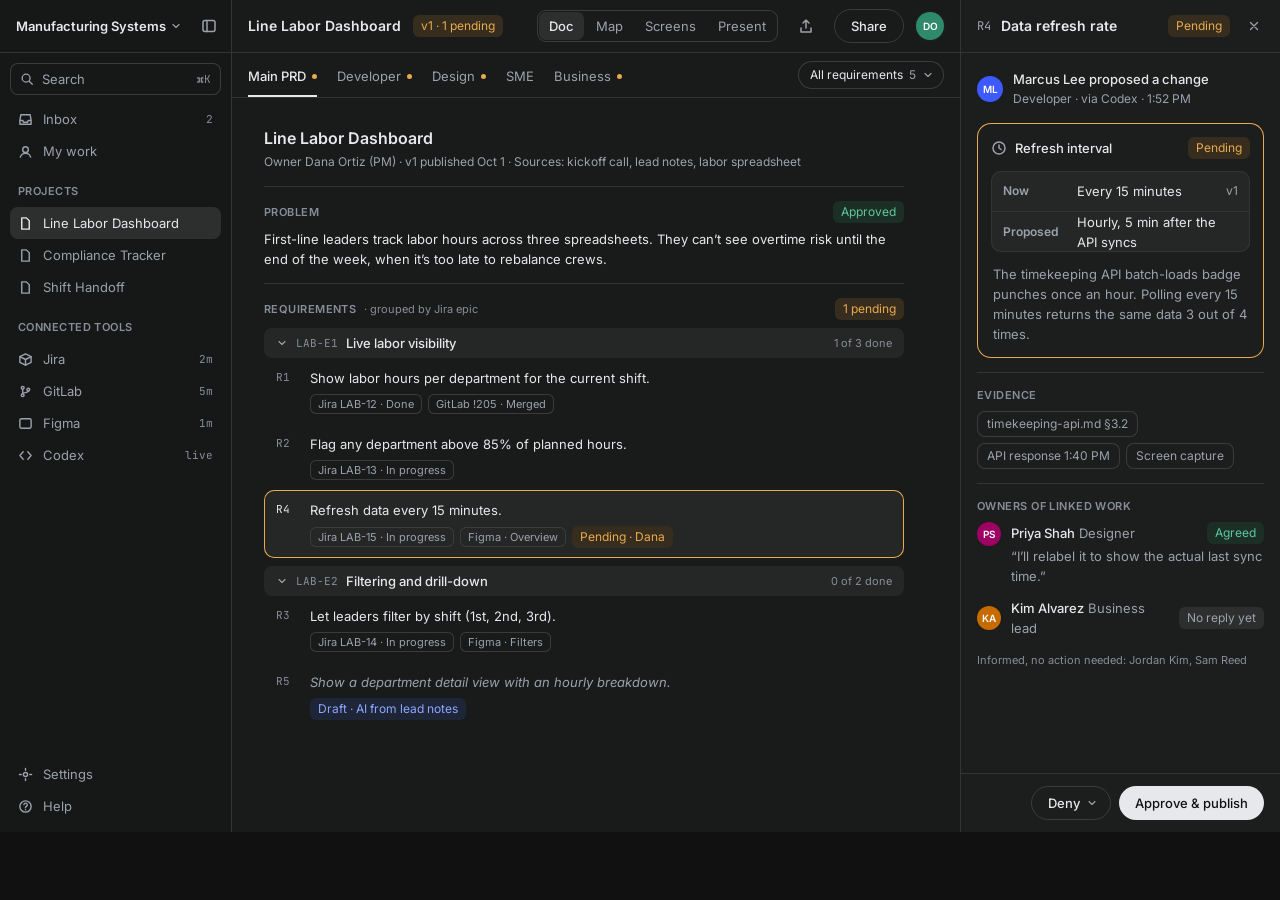
<file: design/astra-handoff/samples/06-dana-reviews-astra.html>
<!doctype html>
<html lang="en">
<head>
<meta charset="utf-8">
<title>06 · Dana reviews (Astra native)</title>
<link rel="stylesheet" href="https://fonts.googleapis.com/css2?family=Inter:wght@400;500;600&family=JetBrains+Mono:wght@400;500&display=swap">
<style>body{margin:0;background:#111}a{color:#E6E8EC}a:hover{color:#FFFFFF}</style>
</head>
<body>
<div style="width: 1280px; height: 832px; box-sizing: border-box; background: #191A1A; color: #E6E8EC; font-family: Inter, -apple-system, 'Segoe UI', sans-serif; font-size: 13px; line-height: 20px; display: flex; overflow: hidden; -webkit-font-smoothing: antialiased;"><nav style="flex: 0 0 232px; width: 232px; min-width: 0; overflow: hidden; box-sizing: border-box; background: #161717; border-right: 1px solid #333535; display: flex; flex-direction: column; padding: 0 10px 10px;" aria-label="Workspace">
    <div style="height: 52px; margin: 0 -10px 10px; padding: 0 8px 0 16px; border-bottom: 1px solid #333535; display: flex; align-items: center; gap: 4px;"><span style="font-size: 13px; font-weight: 600; min-width: 0; white-space: nowrap; overflow: hidden; text-overflow: ellipsis;">Manufacturing Systems</span><svg width="12" height="12" viewBox="0 0 16 16" fill="none" stroke="#9BA2AD" stroke-width="1.5" stroke-linecap="round" stroke-linejoin="round" aria-hidden="true" style="flex: none;"><path d="M4 6l4 4 4-4"/></svg><span style="flex: 1;"></span><button aria-label="Collapse sidebar" title="Collapse sidebar" style="width: 28px; height: 28px; margin-left: 0; border: 0; border-radius: 8px; background: transparent; display: inline-flex; align-items: center; justify-content: center;"><svg width="16" height="16" viewBox="0 0 16 16" fill="none" stroke="#9BA2AD" stroke-width="1.5" stroke-linecap="round" stroke-linejoin="round" aria-hidden="true" style="flex: none;"><rect x="2" y="2.5" width="12" height="11" rx="2"/><path d="M6 2.5v11"/></svg></button></div>
    <div style="height: 32px; margin-bottom: 8px; padding: 0 10px; border-radius: 8px; box-shadow: inset 0 0 0 1px #3A3C3C; display: flex; align-items: center; gap: 8px; color: #9BA2AD;"><svg width="14" height="14" viewBox="0 0 16 16" fill="none" stroke="#9BA2AD" stroke-width="1.5" stroke-linecap="round" stroke-linejoin="round" aria-hidden="true" style="flex: none;"><circle cx="7" cy="7" r="4.5"/><path d="M10.5 10.5 14 14"/></svg><span style="flex: 1;">Search</span><span style="font-family: 'JetBrains Mono', ui-monospace, Menlo, monospace; font-size: 11px; color: #878E99;">⌘K</span></div>
    <a href="#" style="text-decoration: none; height: 32px; padding: 0 8px; border-radius: 8px; display: flex; align-items: center; gap: 10px; color: #9BA2AD; "><svg width="15" height="15" viewBox="0 0 16 16" fill="none" stroke="#9BA2AD" stroke-width="1.5" stroke-linecap="round" stroke-linejoin="round" aria-hidden="true" style="flex: none;"><path d="M2 9h3l1 2h4l1-2h3M3 3h10l1 6v4H2V9z"/></svg><span style="flex: 1; white-space: nowrap; overflow: hidden; text-overflow: ellipsis;">Inbox</span><span style="font-size: 11px; color: #878E99; ">2</span></a><a href="#" style="text-decoration: none; height: 32px; padding: 0 8px; border-radius: 8px; display: flex; align-items: center; gap: 10px; color: #9BA2AD; "><svg width="15" height="15" viewBox="0 0 16 16" fill="none" stroke="#9BA2AD" stroke-width="1.5" stroke-linecap="round" stroke-linejoin="round" aria-hidden="true" style="flex: none;"><circle cx="8" cy="6" r="3"/><path d="M2.5 14c.8-2.6 3-4 5.5-4s4.7 1.4 5.5 4"/></svg><span style="flex: 1; white-space: nowrap; overflow: hidden; text-overflow: ellipsis;">My work</span><span style="font-size: 11px; color: #878E99; "></span></a>
    <div style="padding: 0 8px;"><div style="font-size: 11px; line-height: 16px; font-weight: 600; letter-spacing: 0.04em; text-transform: uppercase; color: #878E99; margin: 16px 0 8px;">Projects</div></div>
    <a href="#" style="text-decoration: none; height: 32px; padding: 0 8px; border-radius: 8px; display: flex; align-items: center; gap: 10px; color: #E6E8EC; background: #2D2F2F;"><svg width="15" height="15" viewBox="0 0 16 16" fill="none" stroke="#E6E8EC" stroke-width="1.5" stroke-linecap="round" stroke-linejoin="round" aria-hidden="true" style="flex: none;"><path d="M4 2h5l3 3v9H4z"/></svg><span style="flex: 1; white-space: nowrap; overflow: hidden; text-overflow: ellipsis;">Line Labor Dashboard</span><span style="font-size: 11px; color: #878E99; "></span></a><a href="#" style="text-decoration: none; height: 32px; padding: 0 8px; border-radius: 8px; display: flex; align-items: center; gap: 10px; color: #9BA2AD; "><svg width="15" height="15" viewBox="0 0 16 16" fill="none" stroke="#9BA2AD" stroke-width="1.5" stroke-linecap="round" stroke-linejoin="round" aria-hidden="true" style="flex: none;"><path d="M4 2h5l3 3v9H4z"/></svg><span style="flex: 1; white-space: nowrap; overflow: hidden; text-overflow: ellipsis;">Compliance Tracker</span><span style="font-size: 11px; color: #878E99; "></span></a><a href="#" style="text-decoration: none; height: 32px; padding: 0 8px; border-radius: 8px; display: flex; align-items: center; gap: 10px; color: #9BA2AD; "><svg width="15" height="15" viewBox="0 0 16 16" fill="none" stroke="#9BA2AD" stroke-width="1.5" stroke-linecap="round" stroke-linejoin="round" aria-hidden="true" style="flex: none;"><path d="M4 2h5l3 3v9H4z"/></svg><span style="flex: 1; white-space: nowrap; overflow: hidden; text-overflow: ellipsis;">Shift Handoff</span><span style="font-size: 11px; color: #878E99; "></span></a>
    <div style="padding: 0 8px;"><div style="font-size: 11px; line-height: 16px; font-weight: 600; letter-spacing: 0.04em; text-transform: uppercase; color: #878E99; margin: 16px 0 8px;">Connected tools</div></div>
    <a href="#" style="text-decoration: none; height: 32px; padding: 0 8px; border-radius: 8px; display: flex; align-items: center; gap: 10px; color: #9BA2AD; "><svg width="15" height="15" viewBox="0 0 16 16" fill="none" stroke="#9BA2AD" stroke-width="1.5" stroke-linecap="round" stroke-linejoin="round" aria-hidden="true" style="flex: none;"><path d="M8 2 14 5v6l-6 3-6-3V5z"/><path d="M2 5l6 3 6-3M8 8v6"/></svg><span style="flex: 1; white-space: nowrap; overflow: hidden; text-overflow: ellipsis;">Jira</span><span style="font-size: 11px; color: #878E99; font-family: 'JetBrains Mono', ui-monospace, Menlo, monospace;">2m</span></a><a href="#" style="text-decoration: none; height: 32px; padding: 0 8px; border-radius: 8px; display: flex; align-items: center; gap: 10px; color: #9BA2AD; "><svg width="15" height="15" viewBox="0 0 16 16" fill="none" stroke="#9BA2AD" stroke-width="1.5" stroke-linecap="round" stroke-linejoin="round" aria-hidden="true" style="flex: none;"><circle cx="5" cy="4" r="1.5"/><circle cx="5" cy="12" r="1.5"/><circle cx="11" cy="6" r="1.5"/><path d="M5 5.5v5M11 7.5c0 2-6 1.5-6 3"/></svg><span style="flex: 1; white-space: nowrap; overflow: hidden; text-overflow: ellipsis;">GitLab</span><span style="font-size: 11px; color: #878E99; font-family: 'JetBrains Mono', ui-monospace, Menlo, monospace;">5m</span></a><a href="#" style="text-decoration: none; height: 32px; padding: 0 8px; border-radius: 8px; display: flex; align-items: center; gap: 10px; color: #9BA2AD; "><svg width="15" height="15" viewBox="0 0 16 16" fill="none" stroke="#9BA2AD" stroke-width="1.5" stroke-linecap="round" stroke-linejoin="round" aria-hidden="true" style="flex: none;"><rect x="2" y="3" width="12" height="10" rx="1.5"/></svg><span style="flex: 1; white-space: nowrap; overflow: hidden; text-overflow: ellipsis;">Figma</span><span style="font-size: 11px; color: #878E99; font-family: 'JetBrains Mono', ui-monospace, Menlo, monospace;">1m</span></a><a href="#" style="text-decoration: none; height: 32px; padding: 0 8px; border-radius: 8px; display: flex; align-items: center; gap: 10px; color: #9BA2AD; "><svg width="15" height="15" viewBox="0 0 16 16" fill="none" stroke="#9BA2AD" stroke-width="1.5" stroke-linecap="round" stroke-linejoin="round" aria-hidden="true" style="flex: none;"><path d="M5.5 4 2 8l3.5 4M10.5 4 14 8l-3.5 4"/></svg><span style="flex: 1; white-space: nowrap; overflow: hidden; text-overflow: ellipsis;">Codex</span><span style="font-size: 11px; color: #878E99; font-family: 'JetBrains Mono', ui-monospace, Menlo, monospace;">live</span></a>
    <span style="flex: 1;"></span>
    <a href="#" style="text-decoration: none; height: 32px; padding: 0 8px; border-radius: 8px; display: flex; align-items: center; gap: 10px; color: #9BA2AD; "><svg width="15" height="15" viewBox="0 0 16 16" fill="none" stroke="#9BA2AD" stroke-width="1.5" stroke-linecap="round" stroke-linejoin="round" aria-hidden="true" style="flex: none;"><circle cx="8" cy="8" r="2.2"/><path d="M8 1.5v2M8 12.5v2M1.5 8h2M12.5 8h2"/></svg><span style="flex: 1; white-space: nowrap; overflow: hidden; text-overflow: ellipsis;">Settings</span><span style="font-size: 11px; color: #878E99; "></span></a><a href="#" style="text-decoration: none; height: 32px; padding: 0 8px; border-radius: 8px; display: flex; align-items: center; gap: 10px; color: #9BA2AD; "><svg width="15" height="15" viewBox="0 0 16 16" fill="none" stroke="#9BA2AD" stroke-width="1.5" stroke-linecap="round" stroke-linejoin="round" aria-hidden="true" style="flex: none;"><circle cx="8" cy="8" r="6"/><path d="M6.3 6.2a1.8 1.8 0 1 1 2.5 1.7c-.5.2-.8.6-.8 1.1v.3M8 11.3v.2"/></svg><span style="flex: 1; white-space: nowrap; overflow: hidden; text-overflow: ellipsis;">Help</span><span style="font-size: 11px; color: #878E99; "></span></a>
  </nav><main style="flex: 1; min-width: 0; display: flex; flex-direction: column;">
      <header style="height: 52px; flex: none; padding: 0 16px; border-bottom: 1px solid #333535; display: flex; align-items: center; gap: 12px;">
      <span style="font-size: 14px; font-weight: 600; min-width: 0; white-space: nowrap; overflow: hidden; text-overflow: ellipsis;">Line Labor Dashboard</span><span style="font-size: 12px; line-height: 16px; padding: 3px 8px; border-radius: 6px; background: #372D1E; color: #E8AA4E; white-space: nowrap; flex: none;">v1 · 1 pending</span>
      <span style="flex: 1;"></span>
      <div style="flex: none; display: flex; gap: 2px; padding: 2px; border-radius: 9px; box-shadow: inset 0 0 0 1px #3A3C3C;" role="group" aria-label="View"><button style="height: 28px; padding: 0 10px; border: 0; border-radius: 7px; font: inherit; white-space: nowrap; background: #2D2F2F; color: #E6E8EC; font-weight: 500;">Doc</button><button style="height: 28px; padding: 0 10px; border: 0; border-radius: 7px; font: inherit; white-space: nowrap; background: transparent; color: #9BA2AD;">Map</button><button style="height: 28px; padding: 0 10px; border: 0; border-radius: 7px; font: inherit; white-space: nowrap; background: transparent; color: #9BA2AD;">Screens</button><button style="height: 28px; padding: 0 10px; border: 0; border-radius: 7px; font: inherit; white-space: nowrap; background: transparent; color: #9BA2AD;">Present</button></div>
      <button aria-label="Export" title="Export" style="width: 32px; height: 32px; flex: none; border: 0; border-radius: 999px; background: transparent; display: inline-flex; align-items: center; justify-content: center;"><svg width="16" height="16" viewBox="0 0 16 16" fill="none" stroke="#9BA2AD" stroke-width="1.5" stroke-linecap="round" stroke-linejoin="round" aria-hidden="true"><path d="M8 10V2M5 5l3-3 3 3M3 10v4h10v-4"/></svg></button>
      <span style="flex: none;"><button style="height: 34px; padding: 0 16px; border-radius: 999px; font: inherit; font-size: 13px; font-weight: 500; white-space: nowrap; cursor: pointer; background: transparent; color: #E6E8EC; border: 1px solid #3A3C3C;">Share</button></span><span style="width: 28px; height: 28px; flex: none; border-radius: 50%; background: #2F8A6B; color: #FFFFFF; font-size: 10px; font-weight: 600; display: inline-flex; align-items: center; justify-content: center; box-shadow: 0 0 0 2px #1C1D1D;">DO</span>
    </header>
      <div style="height: 44px; flex: none; padding: 0 16px; border-bottom: 1px solid #333535; display: flex; align-items: center; gap: 20px;"><a href="#" style="text-decoration: none; white-space: nowrap; padding: 13px 0 11px; display: inline-flex; align-items: center; gap: 6px; color: #E6E8EC; box-shadow: inset 0 -2px 0 #E6E8EC; font-weight: 500;">Main PRD<span style="width: 5px; height: 5px; border-radius: 50%; background: #E8AA4E;"></span></a><a href="#" style="text-decoration: none; white-space: nowrap; padding: 13px 0 11px; display: inline-flex; align-items: center; gap: 6px; color: #9BA2AD; ">Developer<span style="width: 5px; height: 5px; border-radius: 50%; background: #E8AA4E;"></span></a><a href="#" style="text-decoration: none; white-space: nowrap; padding: 13px 0 11px; display: inline-flex; align-items: center; gap: 6px; color: #9BA2AD; ">Design<span style="width: 5px; height: 5px; border-radius: 50%; background: #E8AA4E;"></span></a><a href="#" style="text-decoration: none; white-space: nowrap; padding: 13px 0 11px; display: inline-flex; align-items: center; gap: 6px; color: #9BA2AD; ">SME</a><a href="#" style="text-decoration: none; white-space: nowrap; padding: 13px 0 11px; display: inline-flex; align-items: center; gap: 6px; color: #9BA2AD; ">Business<span style="width: 5px; height: 5px; border-radius: 50%; background: #E8AA4E;"></span></a><span style="flex: 1;"></span><button style="height: 28px; padding: 0 10px 0 12px; border: 0; border-radius: 999px; box-shadow: inset 0 0 0 1px #3A3C3C; background: transparent; color: #E6E8EC; font: inherit; font-size: 12px; white-space: nowrap; display: inline-flex; align-items: center; gap: 6px;">All requirements <span style="color: #9BA2AD;">5</span><svg width="12" height="12" viewBox="0 0 16 16" fill="none" stroke="#9BA2AD" stroke-width="1.5" stroke-linecap="round" stroke-linejoin="round" aria-hidden="true" style="flex: none;"><path d="M4 6l4 4 4-4"/></svg></button></div>
      <div style="flex: 1; min-height: 0; overflow: hidden; padding: 28px 32px;">
        <div style="max-width: 640px;">
          <h1 style="margin: 0; font-size: 16px; line-height: 24px; font-weight: 600;">Line Labor Dashboard</h1>
          <p style="margin: 2px 0 0; font-size: 12px; color: #9BA2AD;">Owner Dana Ortiz (PM) · v1 published Oct 1 · Sources: kickoff call, lead notes, labor spreadsheet</p>
          <div style="height: 1px; background: #333535; margin: 14px 0;"></div>
          <div style="display: flex; align-items: center; margin-bottom: 6px;"><span style="font-size: 11px; font-weight: 600; letter-spacing: 0.04em; text-transform: uppercase; color: #878E99; flex: 1;">Problem</span><span style="font-size: 12px; line-height: 16px; padding: 3px 8px; border-radius: 6px; background: #1C2F27; color: #5DC79A; white-space: nowrap; flex: none;">Approved</span></div>
          <p style="margin: 0; line-height: 20px;">First-line leaders track labor hours across three spreadsheets. They can’t see overtime risk until the end of the week, when it’s too late to rebalance crews.</p>
          <div style="height: 1px; background: #333535; margin: 14px 0;"></div>
          <div style="display: flex; align-items: center; gap: 8px; margin-bottom: 4px;"><span style="font-size: 11px; font-weight: 600; letter-spacing: 0.04em; text-transform: uppercase; color: #878E99;">Requirements</span><span style="font-size: 11px; color: #878E99; flex: 1;">· grouped by Jira epic</span><span style="font-size: 12px; line-height: 16px; padding: 3px 8px; border-radius: 6px; background: #372D1E; color: #E8AA4E; white-space: nowrap; flex: none;">1 pending</span></div>
          <div style="height: 30px; margin-top: 8px; padding: 0 12px; border-radius: 8px; background: #252727; display: flex; align-items: center; gap: 8px;"><svg width="12" height="12" viewBox="0 0 16 16" fill="none" stroke="#9BA2AD" stroke-width="1.5" stroke-linecap="round" stroke-linejoin="round" aria-hidden="true" style="flex: none;"><path d="M4 6l4 4 4-4"/></svg><span style="font-family: 'JetBrains Mono', ui-monospace, Menlo, monospace; font-size: 11px; color: #878E99;">LAB-E1</span><span style="font-weight: 500; flex: 1;">Live labor visibility</span><span style="font-size: 11px; color: #878E99;">1 of 3 done</span></div>
          <div style="display: flex; gap: 12px; padding: 10px 12px; border-radius: 10px; "><span style="font-family: 'JetBrains Mono', ui-monospace, Menlo, monospace; font-size: 11px; line-height: 18px; color: #878E99; width: 22px; flex: none;">R1</span><div style="flex: 1; min-width: 0;"><div style="color: #E6E8EC; ">Show labor hours per department for the current shift.</div><div style="display: flex; gap: 6px; flex-wrap: wrap; margin-top: 6px; align-items: center;"><span style="font-size: 11px; line-height: 16px; padding: 2px 8px; border-radius: 6px; box-shadow: inset 0 0 0 1px #3A3C3C; color: #9BA2AD;">Jira LAB-12 · Done</span><span style="font-size: 11px; line-height: 16px; padding: 2px 8px; border-radius: 6px; box-shadow: inset 0 0 0 1px #3A3C3C; color: #9BA2AD;">GitLab !205 · Merged</span></div></div></div>
          <div style="display: flex; gap: 12px; padding: 10px 12px; border-radius: 10px; "><span style="font-family: 'JetBrains Mono', ui-monospace, Menlo, monospace; font-size: 11px; line-height: 18px; color: #878E99; width: 22px; flex: none;">R2</span><div style="flex: 1; min-width: 0;"><div style="color: #E6E8EC; ">Flag any department above 85% of planned hours.</div><div style="display: flex; gap: 6px; flex-wrap: wrap; margin-top: 6px; align-items: center;"><span style="font-size: 11px; line-height: 16px; padding: 2px 8px; border-radius: 6px; box-shadow: inset 0 0 0 1px #3A3C3C; color: #9BA2AD;">Jira LAB-13 · In progress</span></div></div></div>
          <div style="display: flex; gap: 12px; padding: 10px 12px; border-radius: 10px; box-shadow: inset 0 0 0 1px #E8AA4E; background: #252727;"><span style="font-family: 'JetBrains Mono', ui-monospace, Menlo, monospace; font-size: 11px; line-height: 18px; color: #E6E8EC; width: 22px; flex: none;">R4</span><div style="flex: 1; min-width: 0;"><div style="color: #E6E8EC; ">Refresh data every 15 minutes.</div><div style="display: flex; gap: 6px; flex-wrap: wrap; margin-top: 6px; align-items: center;"><span style="font-size: 11px; line-height: 16px; padding: 2px 8px; border-radius: 6px; box-shadow: inset 0 0 0 1px #3A3C3C; color: #9BA2AD;">Jira LAB-15 · In progress</span><span style="font-size: 11px; line-height: 16px; padding: 2px 8px; border-radius: 6px; box-shadow: inset 0 0 0 1px #3A3C3C; color: #9BA2AD;">Figma · Overview</span><span style="font-size: 12px; line-height: 16px; padding: 3px 8px; border-radius: 6px; background: #372D1E; color: #E8AA4E; white-space: nowrap; flex: none;">Pending · Dana</span></div></div></div>
          <div style="height: 30px; margin-top: 8px; padding: 0 12px; border-radius: 8px; background: #252727; display: flex; align-items: center; gap: 8px;"><svg width="12" height="12" viewBox="0 0 16 16" fill="none" stroke="#9BA2AD" stroke-width="1.5" stroke-linecap="round" stroke-linejoin="round" aria-hidden="true" style="flex: none;"><path d="M4 6l4 4 4-4"/></svg><span style="font-family: 'JetBrains Mono', ui-monospace, Menlo, monospace; font-size: 11px; color: #878E99;">LAB-E2</span><span style="font-weight: 500; flex: 1;">Filtering and drill-down</span><span style="font-size: 11px; color: #878E99;">0 of 2 done</span></div>
          <div style="display: flex; gap: 12px; padding: 10px 12px; border-radius: 10px; "><span style="font-family: 'JetBrains Mono', ui-monospace, Menlo, monospace; font-size: 11px; line-height: 18px; color: #878E99; width: 22px; flex: none;">R3</span><div style="flex: 1; min-width: 0;"><div style="color: #E6E8EC; ">Let leaders filter by shift (1st, 2nd, 3rd).</div><div style="display: flex; gap: 6px; flex-wrap: wrap; margin-top: 6px; align-items: center;"><span style="font-size: 11px; line-height: 16px; padding: 2px 8px; border-radius: 6px; box-shadow: inset 0 0 0 1px #3A3C3C; color: #9BA2AD;">Jira LAB-14 · In progress</span><span style="font-size: 11px; line-height: 16px; padding: 2px 8px; border-radius: 6px; box-shadow: inset 0 0 0 1px #3A3C3C; color: #9BA2AD;">Figma · Filters</span></div></div></div>
          <div style="display: flex; gap: 12px; padding: 10px 12px; border-radius: 10px; "><span style="font-family: 'JetBrains Mono', ui-monospace, Menlo, monospace; font-size: 11px; line-height: 18px; color: #878E99; width: 22px; flex: none;">R5</span><div style="flex: 1; min-width: 0;"><div style="color: #9BA2AD; font-style: italic;">Show a department detail view with an hourly breakdown.</div><div style="display: flex; gap: 6px; flex-wrap: wrap; margin-top: 6px; align-items: center;"><span style="font-size: 12px; line-height: 16px; padding: 3px 8px; border-radius: 6px; background: #1E2537; color: #8EA6FF; white-space: nowrap; flex: none;">Draft · AI from lead notes</span></div></div></div>
        </div>
      </div>
    </main><aside style="flex: 0 0 320px; width: 320px; min-width: 0; overflow: hidden; box-sizing: border-box; background: #1C1D1D; border-left: 1px solid #333535; display: flex; flex-direction: column;">
      <div style="height: 52px; flex: none; padding: 0 12px 0 16px; border-bottom: 1px solid #333535; display: flex; align-items: center; gap: 10px;"><span style="font-family: 'JetBrains Mono', ui-monospace, Menlo, monospace; font-size: 12px; color: #9BA2AD;">R4</span><span style="font-size: 14px; font-weight: 600; flex: 1;">Data refresh rate</span><span style="font-size: 12px; line-height: 16px; padding: 3px 8px; border-radius: 6px; background: #372D1E; color: #E8AA4E; white-space: nowrap; flex: none;">Pending</span><button aria-label="Close" style="width: 28px; height: 28px; border: 0; border-radius: 8px; background: transparent; display: inline-flex; align-items: center; justify-content: center;"><svg width="14" height="14" viewBox="0 0 16 16" fill="none" stroke="#9BA2AD" stroke-width="1.5" stroke-linecap="round" stroke-linejoin="round" aria-hidden="true" style="flex: none;"><path d="M4 4l8 8M12 4l-8 8"/></svg></button></div>
      <div style="flex: 1; min-height: 0; overflow: hidden; padding: 16px;">
        <div style="display: flex; align-items: center; gap: 10px;"><span style="width: 26px; height: 26px; flex: none; border-radius: 50%; background: #3D5AFE; color: #FFFFFF; font-size: 10px; font-weight: 600; display: inline-flex; align-items: center; justify-content: center; box-shadow: 0 0 0 2px #1C1D1D;">ML</span><div><div style="font-weight: 500;">Marcus Lee proposed a change</div><div style="font-size: 12px; color: #9BA2AD;">Developer · via Codex · 1:52 PM</div></div></div>
        <div style="margin-top: 14px;"><div style="border-radius: 14px; box-shadow: inset 0 0 0 1px #E8AA4E; padding: 14px;">
      <div style="display: flex; align-items: center; gap: 8px; margin-bottom: 12px;"><svg width="16" height="16" viewBox="0 0 16 16" fill="none" stroke="#9BA2AD" stroke-width="1.5" stroke-linecap="round" stroke-linejoin="round" aria-hidden="true" style="flex: none;"><circle cx="8" cy="8" r="6"/><path d="M8 5v3l2 1.5"/></svg><span style="flex: 1; font-weight: 500;">Refresh interval</span><span style="font-size: 12px; line-height: 16px; padding: 3px 8px; border-radius: 6px; background: #372D1E; color: #E8AA4E; white-space: nowrap; flex: none;">Pending</span></div>
      <div style="border-radius: 10px; background: #252727; box-shadow: inset 0 0 0 1px #333535;"><div style="display: flex; align-items: center; gap: 10px; min-height: 40px; padding: 0 12px; "><span style="width: 64px; flex: none; font-size: 12px; font-weight: 600; color: #9BA2AD;">Now</span><span style="flex: 1; min-width: 0;">Every 15 minutes</span><span style="font-size: 12px; color: #9BA2AD; font-family: Inter, -apple-system, 'Segoe UI', sans-serif;">v1</span></div><div style="display: flex; align-items: center; gap: 10px; min-height: 40px; padding: 0 12px; border-top: 1px solid #333535;"><span style="width: 64px; flex: none; font-size: 12px; font-weight: 600; color: #9BA2AD;">Proposed</span><span style="flex: 1; min-width: 0;">Hourly, 5 min after the API syncs</span><span style="font-size: 12px; color: #9BA2AD; font-family: Inter, -apple-system, 'Segoe UI', sans-serif;"></span></div></div>
          <p style="margin: 12px 2px 0; color: #9BA2AD;">The timekeeping API batch-loads badge punches once an hour. Polling every 15 minutes returns the same data 3 out of 4 times.</p>
        </div></div>
        <div style="height: 1px; background: #333535; margin: 14px 0;"></div>
        <div style="font-size: 11px; line-height: 16px; font-weight: 600; letter-spacing: 0.04em; text-transform: uppercase; color: #878E99; margin: 0px 0 8px;">Evidence</div>
        <div style="display: flex; gap: 6px; flex-wrap: wrap;"><span style="font-size: 12px; line-height: 16px; padding: 5px 10px; border-radius: 8px; box-shadow: inset 0 0 0 1px #3A3C3C; color: #9BA2AD; white-space: nowrap; flex: none;">timekeeping-api.md §3.2</span><span style="font-size: 12px; line-height: 16px; padding: 5px 10px; border-radius: 8px; box-shadow: inset 0 0 0 1px #3A3C3C; color: #9BA2AD; white-space: nowrap; flex: none;">API response 1:40 PM</span><span style="font-size: 12px; line-height: 16px; padding: 5px 10px; border-radius: 8px; box-shadow: inset 0 0 0 1px #3A3C3C; color: #9BA2AD; white-space: nowrap; flex: none;">Screen capture</span></div>
        <div style="height: 1px; background: #333535; margin: 14px 0;"></div>
        <div style="font-size: 11px; line-height: 16px; font-weight: 600; letter-spacing: 0.04em; text-transform: uppercase; color: #878E99; margin: 0px 0 8px;">Owners of linked work</div>
        <div style="display: flex; gap: 10px; align-items: flex-start;"><span style="width: 24px; height: 24px; flex: none; border-radius: 50%; background: #9F0064; color: #FFFFFF; font-size: 10px; font-weight: 600; display: inline-flex; align-items: center; justify-content: center; box-shadow: 0 0 0 2px #1C1D1D;">PS</span><div style="flex: 1;"><div style="display: flex; align-items: center;"><span style="flex: 1;"><span style="font-weight: 500;">Priya Shah</span> <span style="color: #9BA2AD;">Designer</span></span><span style="font-size: 12px; line-height: 16px; padding: 3px 8px; border-radius: 6px; background: #1C2F27; color: #5DC79A; white-space: nowrap; flex: none;">Agreed</span></div><div style="color: #9BA2AD; margin-top: 2px;">“I’ll relabel it to show the actual last sync time.”</div></div></div>
        <div style="display: flex; gap: 10px; align-items: center; margin-top: 12px;"><span style="width: 24px; height: 24px; flex: none; border-radius: 50%; background: #C76A00; color: #FFFFFF; font-size: 10px; font-weight: 600; display: inline-flex; align-items: center; justify-content: center; box-shadow: 0 0 0 2px #1C1D1D;">KA</span><span style="flex: 1;"><span style="font-weight: 500;">Kim Alvarez</span> <span style="color: #9BA2AD;">Business lead</span></span><span style="font-size: 12px; line-height: 16px; padding: 3px 8px; border-radius: 6px; background: #2D2F2F; color: #9BA2AD; white-space: nowrap; flex: none;">No reply yet</span></div>
        <p style="margin: 12px 0 0; font-size: 11px; color: #878E99;">Informed, no action needed: Jordan Kim, Sam Reed</p>
      </div>
      <div style="flex: none; padding: 12px 16px; border-top: 1px solid #333535; display: flex; align-items: center; gap: 8px;"><span style="flex: 1;"></span><button aria-haspopup="menu" style="height: 34px; padding: 0 12px 0 16px; border-radius: 999px; border: 1px solid #3A3C3C; background: transparent; color: #E6E8EC; font: inherit; font-size: 13px; font-weight: 500; white-space: nowrap; display: inline-flex; align-items: center; gap: 6px;">Deny<svg width="12" height="12" viewBox="0 0 16 16" fill="none" stroke="#9BA2AD" stroke-width="1.5" stroke-linecap="round" stroke-linejoin="round" aria-hidden="true" style="flex: none;"><path d="M4 6l4 4 4-4"/></svg></button><button style="height: 34px; padding: 0 16px; border-radius: 999px; font: inherit; font-size: 13px; font-weight: 500; white-space: nowrap; cursor: pointer; background: #E6E8EC; color: #0F1114; border: 0;">Approve &amp; publish</button></div>
    </aside></div>
</body>
</html>
</file>
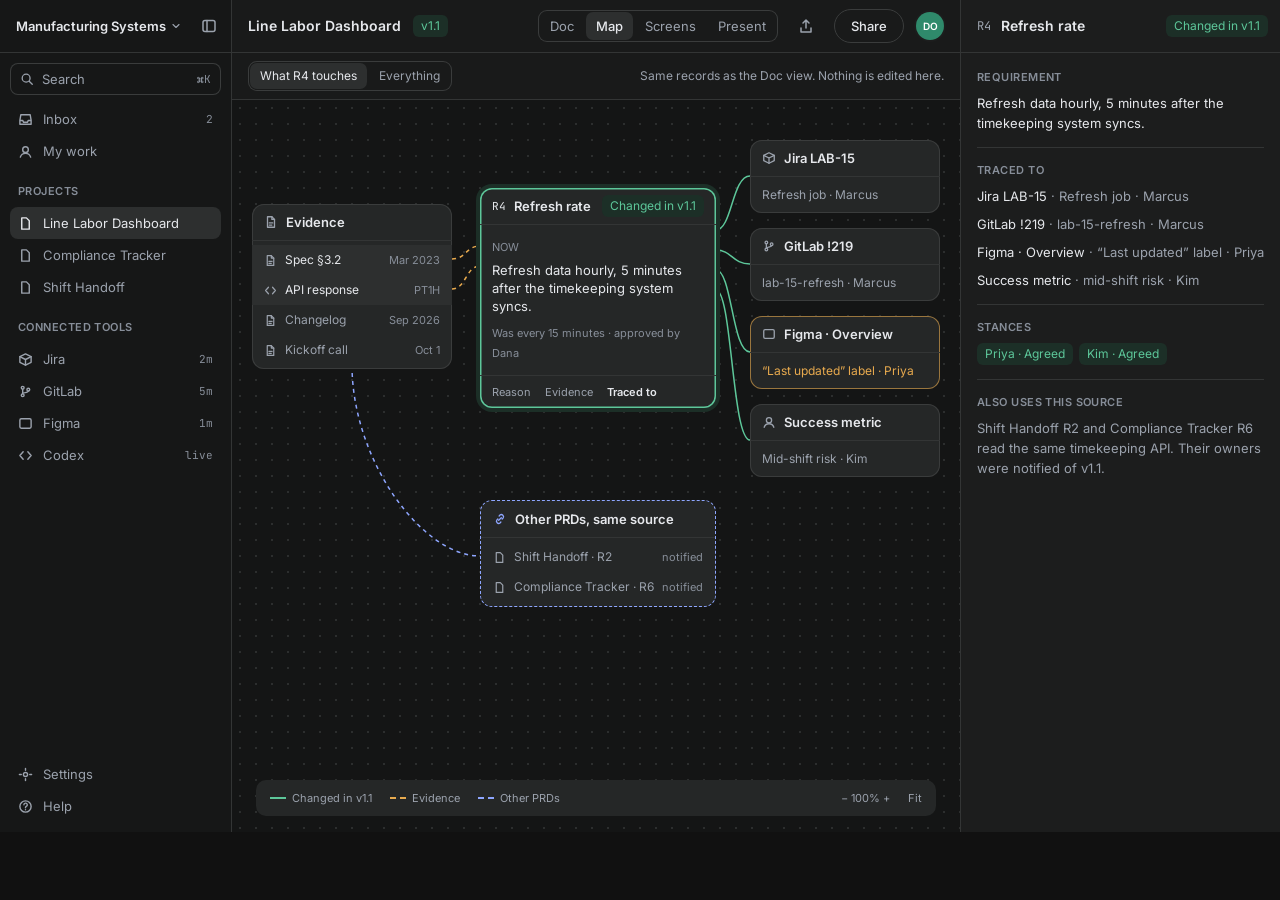
<file: design/astra-handoff/samples/10-map-view-astra.html>
<!doctype html>
<html lang="en">
<head>
<meta charset="utf-8">
<title>10 · Map view (Astra native)</title>
<link rel="stylesheet" href="https://fonts.googleapis.com/css2?family=Inter:wght@400;500;600&family=JetBrains+Mono:wght@400;500&display=swap">
<style>body{margin:0;background:#111}a{color:#E6E8EC}a:hover{color:#FFFFFF}</style>
</head>
<body>
<div style="width: 1280px; height: 832px; box-sizing: border-box; background: #191A1A; color: #E6E8EC; font-family: Inter, -apple-system, 'Segoe UI', sans-serif; font-size: 13px; line-height: 20px; display: flex; overflow: hidden; -webkit-font-smoothing: antialiased;"><nav style="flex: 0 0 232px; width: 232px; min-width: 0; overflow: hidden; box-sizing: border-box; background: #161717; border-right: 1px solid #333535; display: flex; flex-direction: column; padding: 0 10px 10px;" aria-label="Workspace">
    <div style="height: 52px; margin: 0 -10px 10px; padding: 0 8px 0 16px; border-bottom: 1px solid #333535; display: flex; align-items: center; gap: 4px;"><span style="font-size: 13px; font-weight: 600; min-width: 0; white-space: nowrap; overflow: hidden; text-overflow: ellipsis;">Manufacturing Systems</span><svg width="12" height="12" viewBox="0 0 16 16" fill="none" stroke="#9BA2AD" stroke-width="1.5" stroke-linecap="round" stroke-linejoin="round" aria-hidden="true" style="flex: none;"><path d="M4 6l4 4 4-4"/></svg><span style="flex: 1;"></span><button aria-label="Collapse sidebar" title="Collapse sidebar" style="width: 28px; height: 28px; margin-left: 0; border: 0; border-radius: 8px; background: transparent; display: inline-flex; align-items: center; justify-content: center;"><svg width="16" height="16" viewBox="0 0 16 16" fill="none" stroke="#9BA2AD" stroke-width="1.5" stroke-linecap="round" stroke-linejoin="round" aria-hidden="true" style="flex: none;"><rect x="2" y="2.5" width="12" height="11" rx="2"/><path d="M6 2.5v11"/></svg></button></div>
    <div style="height: 32px; margin-bottom: 8px; padding: 0 10px; border-radius: 8px; box-shadow: inset 0 0 0 1px #3A3C3C; display: flex; align-items: center; gap: 8px; color: #9BA2AD;"><svg width="14" height="14" viewBox="0 0 16 16" fill="none" stroke="#9BA2AD" stroke-width="1.5" stroke-linecap="round" stroke-linejoin="round" aria-hidden="true" style="flex: none;"><circle cx="7" cy="7" r="4.5"/><path d="M10.5 10.5 14 14"/></svg><span style="flex: 1;">Search</span><span style="font-family: 'JetBrains Mono', ui-monospace, Menlo, monospace; font-size: 11px; color: #878E99;">⌘K</span></div>
    <a href="#" style="text-decoration: none; height: 32px; padding: 0 8px; border-radius: 8px; display: flex; align-items: center; gap: 10px; color: #9BA2AD; "><svg width="15" height="15" viewBox="0 0 16 16" fill="none" stroke="#9BA2AD" stroke-width="1.5" stroke-linecap="round" stroke-linejoin="round" aria-hidden="true" style="flex: none;"><path d="M2 9h3l1 2h4l1-2h3M3 3h10l1 6v4H2V9z"/></svg><span style="flex: 1; white-space: nowrap; overflow: hidden; text-overflow: ellipsis;">Inbox</span><span style="font-size: 11px; color: #878E99; ">2</span></a><a href="#" style="text-decoration: none; height: 32px; padding: 0 8px; border-radius: 8px; display: flex; align-items: center; gap: 10px; color: #9BA2AD; "><svg width="15" height="15" viewBox="0 0 16 16" fill="none" stroke="#9BA2AD" stroke-width="1.5" stroke-linecap="round" stroke-linejoin="round" aria-hidden="true" style="flex: none;"><circle cx="8" cy="6" r="3"/><path d="M2.5 14c.8-2.6 3-4 5.5-4s4.7 1.4 5.5 4"/></svg><span style="flex: 1; white-space: nowrap; overflow: hidden; text-overflow: ellipsis;">My work</span><span style="font-size: 11px; color: #878E99; "></span></a>
    <div style="padding: 0 8px;"><div style="font-size: 11px; line-height: 16px; font-weight: 600; letter-spacing: 0.04em; text-transform: uppercase; color: #878E99; margin: 16px 0 8px;">Projects</div></div>
    <a href="#" style="text-decoration: none; height: 32px; padding: 0 8px; border-radius: 8px; display: flex; align-items: center; gap: 10px; color: #E6E8EC; background: #2D2F2F;"><svg width="15" height="15" viewBox="0 0 16 16" fill="none" stroke="#E6E8EC" stroke-width="1.5" stroke-linecap="round" stroke-linejoin="round" aria-hidden="true" style="flex: none;"><path d="M4 2h5l3 3v9H4z"/></svg><span style="flex: 1; white-space: nowrap; overflow: hidden; text-overflow: ellipsis;">Line Labor Dashboard</span><span style="font-size: 11px; color: #878E99; "></span></a><a href="#" style="text-decoration: none; height: 32px; padding: 0 8px; border-radius: 8px; display: flex; align-items: center; gap: 10px; color: #9BA2AD; "><svg width="15" height="15" viewBox="0 0 16 16" fill="none" stroke="#9BA2AD" stroke-width="1.5" stroke-linecap="round" stroke-linejoin="round" aria-hidden="true" style="flex: none;"><path d="M4 2h5l3 3v9H4z"/></svg><span style="flex: 1; white-space: nowrap; overflow: hidden; text-overflow: ellipsis;">Compliance Tracker</span><span style="font-size: 11px; color: #878E99; "></span></a><a href="#" style="text-decoration: none; height: 32px; padding: 0 8px; border-radius: 8px; display: flex; align-items: center; gap: 10px; color: #9BA2AD; "><svg width="15" height="15" viewBox="0 0 16 16" fill="none" stroke="#9BA2AD" stroke-width="1.5" stroke-linecap="round" stroke-linejoin="round" aria-hidden="true" style="flex: none;"><path d="M4 2h5l3 3v9H4z"/></svg><span style="flex: 1; white-space: nowrap; overflow: hidden; text-overflow: ellipsis;">Shift Handoff</span><span style="font-size: 11px; color: #878E99; "></span></a>
    <div style="padding: 0 8px;"><div style="font-size: 11px; line-height: 16px; font-weight: 600; letter-spacing: 0.04em; text-transform: uppercase; color: #878E99; margin: 16px 0 8px;">Connected tools</div></div>
    <a href="#" style="text-decoration: none; height: 32px; padding: 0 8px; border-radius: 8px; display: flex; align-items: center; gap: 10px; color: #9BA2AD; "><svg width="15" height="15" viewBox="0 0 16 16" fill="none" stroke="#9BA2AD" stroke-width="1.5" stroke-linecap="round" stroke-linejoin="round" aria-hidden="true" style="flex: none;"><path d="M8 2 14 5v6l-6 3-6-3V5z"/><path d="M2 5l6 3 6-3M8 8v6"/></svg><span style="flex: 1; white-space: nowrap; overflow: hidden; text-overflow: ellipsis;">Jira</span><span style="font-size: 11px; color: #878E99; font-family: 'JetBrains Mono', ui-monospace, Menlo, monospace;">2m</span></a><a href="#" style="text-decoration: none; height: 32px; padding: 0 8px; border-radius: 8px; display: flex; align-items: center; gap: 10px; color: #9BA2AD; "><svg width="15" height="15" viewBox="0 0 16 16" fill="none" stroke="#9BA2AD" stroke-width="1.5" stroke-linecap="round" stroke-linejoin="round" aria-hidden="true" style="flex: none;"><circle cx="5" cy="4" r="1.5"/><circle cx="5" cy="12" r="1.5"/><circle cx="11" cy="6" r="1.5"/><path d="M5 5.5v5M11 7.5c0 2-6 1.5-6 3"/></svg><span style="flex: 1; white-space: nowrap; overflow: hidden; text-overflow: ellipsis;">GitLab</span><span style="font-size: 11px; color: #878E99; font-family: 'JetBrains Mono', ui-monospace, Menlo, monospace;">5m</span></a><a href="#" style="text-decoration: none; height: 32px; padding: 0 8px; border-radius: 8px; display: flex; align-items: center; gap: 10px; color: #9BA2AD; "><svg width="15" height="15" viewBox="0 0 16 16" fill="none" stroke="#9BA2AD" stroke-width="1.5" stroke-linecap="round" stroke-linejoin="round" aria-hidden="true" style="flex: none;"><rect x="2" y="3" width="12" height="10" rx="1.5"/></svg><span style="flex: 1; white-space: nowrap; overflow: hidden; text-overflow: ellipsis;">Figma</span><span style="font-size: 11px; color: #878E99; font-family: 'JetBrains Mono', ui-monospace, Menlo, monospace;">1m</span></a><a href="#" style="text-decoration: none; height: 32px; padding: 0 8px; border-radius: 8px; display: flex; align-items: center; gap: 10px; color: #9BA2AD; "><svg width="15" height="15" viewBox="0 0 16 16" fill="none" stroke="#9BA2AD" stroke-width="1.5" stroke-linecap="round" stroke-linejoin="round" aria-hidden="true" style="flex: none;"><path d="M5.5 4 2 8l3.5 4M10.5 4 14 8l-3.5 4"/></svg><span style="flex: 1; white-space: nowrap; overflow: hidden; text-overflow: ellipsis;">Codex</span><span style="font-size: 11px; color: #878E99; font-family: 'JetBrains Mono', ui-monospace, Menlo, monospace;">live</span></a>
    <span style="flex: 1;"></span>
    <a href="#" style="text-decoration: none; height: 32px; padding: 0 8px; border-radius: 8px; display: flex; align-items: center; gap: 10px; color: #9BA2AD; "><svg width="15" height="15" viewBox="0 0 16 16" fill="none" stroke="#9BA2AD" stroke-width="1.5" stroke-linecap="round" stroke-linejoin="round" aria-hidden="true" style="flex: none;"><circle cx="8" cy="8" r="2.2"/><path d="M8 1.5v2M8 12.5v2M1.5 8h2M12.5 8h2"/></svg><span style="flex: 1; white-space: nowrap; overflow: hidden; text-overflow: ellipsis;">Settings</span><span style="font-size: 11px; color: #878E99; "></span></a><a href="#" style="text-decoration: none; height: 32px; padding: 0 8px; border-radius: 8px; display: flex; align-items: center; gap: 10px; color: #9BA2AD; "><svg width="15" height="15" viewBox="0 0 16 16" fill="none" stroke="#9BA2AD" stroke-width="1.5" stroke-linecap="round" stroke-linejoin="round" aria-hidden="true" style="flex: none;"><circle cx="8" cy="8" r="6"/><path d="M6.3 6.2a1.8 1.8 0 1 1 2.5 1.7c-.5.2-.8.6-.8 1.1v.3M8 11.3v.2"/></svg><span style="flex: 1; white-space: nowrap; overflow: hidden; text-overflow: ellipsis;">Help</span><span style="font-size: 11px; color: #878E99; "></span></a>
  </nav><main style="flex: 1; min-width: 0; display: flex; flex-direction: column;">
      <header style="height: 52px; flex: none; padding: 0 16px; border-bottom: 1px solid #333535; display: flex; align-items: center; gap: 12px;">
      <span style="font-size: 14px; font-weight: 600; min-width: 0; white-space: nowrap; overflow: hidden; text-overflow: ellipsis;">Line Labor Dashboard</span><span style="font-size: 12px; line-height: 16px; padding: 3px 8px; border-radius: 6px; background: #1C2F27; color: #5DC79A; white-space: nowrap; flex: none;">v1.1</span>
      <span style="flex: 1;"></span>
      <div style="flex: none; display: flex; gap: 2px; padding: 2px; border-radius: 9px; box-shadow: inset 0 0 0 1px #3A3C3C;" role="group" aria-label="View"><button style="height: 28px; padding: 0 10px; border: 0; border-radius: 7px; font: inherit; white-space: nowrap; background: transparent; color: #9BA2AD;">Doc</button><button style="height: 28px; padding: 0 10px; border: 0; border-radius: 7px; font: inherit; white-space: nowrap; background: #2D2F2F; color: #E6E8EC; font-weight: 500;">Map</button><button style="height: 28px; padding: 0 10px; border: 0; border-radius: 7px; font: inherit; white-space: nowrap; background: transparent; color: #9BA2AD;">Screens</button><button style="height: 28px; padding: 0 10px; border: 0; border-radius: 7px; font: inherit; white-space: nowrap; background: transparent; color: #9BA2AD;">Present</button></div>
      <button aria-label="Export" title="Export" style="width: 32px; height: 32px; flex: none; border: 0; border-radius: 999px; background: transparent; display: inline-flex; align-items: center; justify-content: center;"><svg width="16" height="16" viewBox="0 0 16 16" fill="none" stroke="#9BA2AD" stroke-width="1.5" stroke-linecap="round" stroke-linejoin="round" aria-hidden="true"><path d="M8 10V2M5 5l3-3 3 3M3 10v4h10v-4"/></svg></button>
      <span style="flex: none;"><button style="height: 34px; padding: 0 16px; border-radius: 999px; font: inherit; font-size: 13px; font-weight: 500; white-space: nowrap; cursor: pointer; background: transparent; color: #E6E8EC; border: 1px solid #3A3C3C;">Share</button></span><span style="width: 28px; height: 28px; flex: none; border-radius: 50%; background: #2F8A6B; color: #FFFFFF; font-size: 10px; font-weight: 600; display: inline-flex; align-items: center; justify-content: center; box-shadow: 0 0 0 2px #1C1D1D;">DO</span>
    </header>
      <div style="height: 46px; flex: none; padding: 0 16px; border-bottom: 1px solid #333535; display: flex; align-items: center; gap: 12px;"><div style="flex: none; display: flex; gap: 2px; padding: 2px; border-radius: 9px; box-shadow: inset 0 0 0 1px #3A3C3C;"><button style="height: 26px; padding: 0 10px; border: 0; border-radius: 7px; font: inherit; font-size: 12px; background: #2D2F2F; color: #E6E8EC;">What R4 touches</button><button style="height: 26px; padding: 0 10px; border: 0; border-radius: 7px; font: inherit; font-size: 12px; background: transparent; color: #9BA2AD;">Everything</button></div><span style="flex: 1;"></span><span style="font-size: 12px; color: #9BA2AD; white-space: nowrap; overflow: hidden; text-overflow: ellipsis; min-width: 0;">Same records as the Doc view. Nothing is edited here.</span></div>
      <div style="flex: 1; min-height: 0; position: relative; overflow: hidden; background-color: #141515; background-image: radial-gradient(#2C2E2E 1px, transparent 1px); background-size: 16px 16px;">
        <svg width="740" height="560" viewBox="0 0 740 560" aria-hidden="true" style="position: absolute; left: 0; top: 0;" fill="none" stroke-width="1.5">
      <path d="M220 159 C 234 159, 234 146, 248 146" stroke="#E8AA4E" stroke-dasharray="4 4"/>
      <path d="M220 189 C 234 189, 234 166, 248 166" stroke="#E8AA4E" stroke-dasharray="4 4"/>
      <path d="M484 130 C 500 130, 500 76, 518 76" stroke="#5DC79A"/>
      <path d="M484 150 C 500 150, 500 164, 518 164" stroke="#5DC79A"/>
      <path d="M484 170 C 500 170, 500 252, 518 252" stroke="#5DC79A"/>
      <path d="M484 190 C 500 190, 500 340, 518 340" stroke="#5DC79A"/>
      <path d="M120 265 C 120 360, 190 456, 248 456" stroke="#8EA6FF" stroke-dasharray="4 4"/>
    </svg><section style="position: absolute; left: 20px; top: 104px; width: 200px; background: #252727; border-radius: 12px; box-shadow: inset 0 0 0 1px #3A3C3C;"><div style="height: 36px; padding: 0 12px; display: flex; align-items: center; gap: 8px; border-bottom: 1px solid #333535;"><svg width="14" height="14" viewBox="0 0 16 16" fill="none" stroke="#9BA2AD" stroke-width="1.5" stroke-linecap="round" stroke-linejoin="round" aria-hidden="true" style="flex: none;"><path d="M4 2h5l3 3v9H4z"/><path d="M9 2v3h3M6 9h4M6 11.5h3"/></svg><span style="font-weight: 600; flex: 1;">Evidence</span></div><div style="padding: 4px 0;"><div style="height: 30px; padding: 0 12px; display: flex; align-items: center; gap: 8px; background: #2D2F2F;"><svg width="13" height="13" viewBox="0 0 16 16" fill="none" stroke="#9BA2AD" stroke-width="1.5" stroke-linecap="round" stroke-linejoin="round" aria-hidden="true" style="flex: none;"><path d="M4 2h5l3 3v9H4z"/><path d="M9 2v3h3M6 9h4M6 11.5h3"/></svg><span style="flex: 1; min-width: 0; white-space: nowrap; overflow: hidden; text-overflow: ellipsis; font-size: 12px; color: #E6E8EC;">Spec §3.2</span><span style="font-size: 11px; color: #878E99;">Mar 2023</span></div><div style="height: 30px; padding: 0 12px; display: flex; align-items: center; gap: 8px; background: #2D2F2F;"><svg width="13" height="13" viewBox="0 0 16 16" fill="none" stroke="#9BA2AD" stroke-width="1.5" stroke-linecap="round" stroke-linejoin="round" aria-hidden="true" style="flex: none;"><path d="M5.5 4 2 8l3.5 4M10.5 4 14 8l-3.5 4"/></svg><span style="flex: 1; min-width: 0; white-space: nowrap; overflow: hidden; text-overflow: ellipsis; font-size: 12px; color: #E6E8EC;">API response</span><span style="font-size: 11px; color: #878E99;">PT1H</span></div><div style="height: 30px; padding: 0 12px; display: flex; align-items: center; gap: 8px; "><svg width="13" height="13" viewBox="0 0 16 16" fill="none" stroke="#9BA2AD" stroke-width="1.5" stroke-linecap="round" stroke-linejoin="round" aria-hidden="true" style="flex: none;"><path d="M4 2h5l3 3v9H4z"/><path d="M9 2v3h3M6 9h4M6 11.5h3"/></svg><span style="flex: 1; min-width: 0; white-space: nowrap; overflow: hidden; text-overflow: ellipsis; font-size: 12px; color: #9BA2AD;">Changelog</span><span style="font-size: 11px; color: #878E99;">Sep 2026</span></div><div style="height: 30px; padding: 0 12px; display: flex; align-items: center; gap: 8px; "><svg width="13" height="13" viewBox="0 0 16 16" fill="none" stroke="#9BA2AD" stroke-width="1.5" stroke-linecap="round" stroke-linejoin="round" aria-hidden="true" style="flex: none;"><path d="M4 2h5l3 3v9H4z"/><path d="M9 2v3h3M6 9h4M6 11.5h3"/></svg><span style="flex: 1; min-width: 0; white-space: nowrap; overflow: hidden; text-overflow: ellipsis; font-size: 12px; color: #9BA2AD;">Kickoff call</span><span style="font-size: 11px; color: #878E99;">Oct 1</span></div></div></section><section style="position: absolute; left: 248px; top: 88px; width: 236px; background: #252727; border-radius: 12px; box-shadow: inset 0 0 0 1.5px #5DC79A, 0 0 0 4px #1C2F27;"><div style="height: 36px; padding: 0 12px; display: flex; align-items: center; gap: 8px; border-bottom: 1px solid #333535;"><span style="font-family: 'JetBrains Mono', ui-monospace, Menlo, monospace; font-size: 11px; color: #E6E8EC;">R4</span><span style="font-weight: 600; flex: 1;">Refresh rate</span><span style="font-size: 12px; line-height: 16px; padding: 3px 8px; border-radius: 6px; background: #1C2F27; color: #5DC79A; white-space: nowrap; flex: none;">Changed in v1.1</span></div><div style="padding: 12px;"><div style="font-size: 11px; color: #878E99; margin-bottom: 4px;">NOW</div><div style="color: #E6E8EC; line-height: 18px;">Refresh data hourly, 5 minutes after the timekeeping system syncs.</div><div style="font-size: 11px; color: #878E99; margin-top: 8px;">Was every 15 minutes · approved by Dana</div></div><div style="height: 32px; padding: 0 12px; border-top: 1px solid #333535; display: flex; align-items: center; gap: 14px; font-size: 11px; color: #9BA2AD;"><span>Reason</span><span>Evidence</span><span style="color: #E6E8EC; font-weight: 600;">Traced to</span></div></section><section style="position: absolute; left: 518px; top: 40px; width: 190px; background: #252727; border-radius: 12px; box-shadow: inset 0 0 0 1px #3A3C3C;"><div style="height: 36px; padding: 0 12px; display: flex; align-items: center; gap: 8px; border-bottom: 1px solid #333535;"><svg width="14" height="14" viewBox="0 0 16 16" fill="none" stroke="#9BA2AD" stroke-width="1.5" stroke-linecap="round" stroke-linejoin="round" aria-hidden="true" style="flex: none;"><path d="M8 2 14 5v6l-6 3-6-3V5z"/><path d="M2 5l6 3 6-3M8 8v6"/></svg><span style="font-weight: 600; flex: 1; white-space: nowrap; overflow: hidden; text-overflow: ellipsis;">Jira LAB-15</span></div><div style="padding: 8px 12px; font-size: 12px; color: #9BA2AD;">Refresh job · Marcus</div></section><section style="position: absolute; left: 518px; top: 128px; width: 190px; background: #252727; border-radius: 12px; box-shadow: inset 0 0 0 1px #3A3C3C;"><div style="height: 36px; padding: 0 12px; display: flex; align-items: center; gap: 8px; border-bottom: 1px solid #333535;"><svg width="14" height="14" viewBox="0 0 16 16" fill="none" stroke="#9BA2AD" stroke-width="1.5" stroke-linecap="round" stroke-linejoin="round" aria-hidden="true" style="flex: none;"><circle cx="5" cy="4" r="1.5"/><circle cx="5" cy="12" r="1.5"/><circle cx="11" cy="6" r="1.5"/><path d="M5 5.5v5M11 7.5c0 2-6 1.5-6 3"/></svg><span style="font-weight: 600; flex: 1; white-space: nowrap; overflow: hidden; text-overflow: ellipsis;">GitLab !219</span></div><div style="padding: 8px 12px; font-size: 12px; color: #9BA2AD;">lab-15-refresh · Marcus</div></section><section style="position: absolute; left: 518px; top: 216px; width: 190px; background: #252727; border-radius: 12px; box-shadow: inset 0 0 0 1px rgba(232,170,78,0.6);"><div style="height: 36px; padding: 0 12px; display: flex; align-items: center; gap: 8px; border-bottom: 1px solid #333535;"><svg width="14" height="14" viewBox="0 0 16 16" fill="none" stroke="#9BA2AD" stroke-width="1.5" stroke-linecap="round" stroke-linejoin="round" aria-hidden="true" style="flex: none;"><rect x="2" y="3" width="12" height="10" rx="1.5"/></svg><span style="font-weight: 600; flex: 1; white-space: nowrap; overflow: hidden; text-overflow: ellipsis;">Figma · Overview</span></div><div style="padding: 8px 12px; font-size: 12px; color: #E8AA4E;">“Last updated” label · Priya</div></section><section style="position: absolute; left: 518px; top: 304px; width: 190px; background: #252727; border-radius: 12px; box-shadow: inset 0 0 0 1px #3A3C3C;"><div style="height: 36px; padding: 0 12px; display: flex; align-items: center; gap: 8px; border-bottom: 1px solid #333535;"><svg width="14" height="14" viewBox="0 0 16 16" fill="none" stroke="#9BA2AD" stroke-width="1.5" stroke-linecap="round" stroke-linejoin="round" aria-hidden="true" style="flex: none;"><circle cx="8" cy="6" r="3"/><path d="M2.5 14c.8-2.6 3-4 5.5-4s4.7 1.4 5.5 4"/></svg><span style="font-weight: 600; flex: 1; white-space: nowrap; overflow: hidden; text-overflow: ellipsis;">Success metric</span></div><div style="padding: 8px 12px; font-size: 12px; color: #9BA2AD;">Mid-shift risk · Kim</div></section><section style="position: absolute; left: 248px; top: 400px; width: 236px; background: #252727; border-radius: 12px; border: 1px dashed #8EA6FF; box-sizing: border-box;"><div style="height: 36px; padding: 0 12px; display: flex; align-items: center; gap: 8px; border-bottom: 1px solid #333535;"><svg width="14" height="14" viewBox="0 0 16 16" fill="none" stroke="#8EA6FF" stroke-width="1.5" stroke-linecap="round" stroke-linejoin="round" aria-hidden="true" style="flex: none;"><path d="M6.5 9.5l3-3M7 4.5l1-1a2.5 2.5 0 0 1 3.5 3.5l-1 1M9 11.5l-1 1A2.5 2.5 0 0 1 4.5 9l1-1"/></svg><span style="font-weight: 600; flex: 1;">Other PRDs, same source</span></div><div style="padding: 4px 0;"><div style="height: 30px; padding: 0 12px; display: flex; align-items: center; gap: 8px; "><svg width="13" height="13" viewBox="0 0 16 16" fill="none" stroke="#9BA2AD" stroke-width="1.5" stroke-linecap="round" stroke-linejoin="round" aria-hidden="true" style="flex: none;"><path d="M4 2h5l3 3v9H4z"/></svg><span style="flex: 1; min-width: 0; white-space: nowrap; overflow: hidden; text-overflow: ellipsis; font-size: 12px; color: #9BA2AD;">Shift Handoff · R2</span><span style="font-size: 11px; color: #878E99;">notified</span></div><div style="height: 30px; padding: 0 12px; display: flex; align-items: center; gap: 8px; "><svg width="13" height="13" viewBox="0 0 16 16" fill="none" stroke="#9BA2AD" stroke-width="1.5" stroke-linecap="round" stroke-linejoin="round" aria-hidden="true" style="flex: none;"><path d="M4 2h5l3 3v9H4z"/></svg><span style="flex: 1; min-width: 0; white-space: nowrap; overflow: hidden; text-overflow: ellipsis; font-size: 12px; color: #9BA2AD;">Compliance Tracker · R6</span><span style="font-size: 11px; color: #878E99;">notified</span></div></div></section><div style="position: absolute; left: 24px; bottom: 16px; right: 24px; height: 36px; padding: 0 14px; border-radius: 10px; background: #252727; display: flex; align-items: center; gap: 18px; font-size: 11px; color: #9BA2AD;"><span style="display: inline-flex; align-items: center; gap: 6px;"><span style="width: 16px; height: 2px; background: #5DC79A;"></span>Changed in v1.1</span><span style="display: inline-flex; align-items: center; gap: 6px;"><span style="width: 16px; border-top: 2px dashed #E8AA4E;"></span>Evidence</span><span style="display: inline-flex; align-items: center; gap: 6px;"><span style="width: 16px; border-top: 2px dashed #8EA6FF;"></span>Other PRDs</span><span style="flex: 1;"></span><span>− 100% +</span><span>Fit</span></div>
      </div>
    </main><aside style="flex: 0 0 320px; width: 320px; min-width: 0; overflow: hidden; box-sizing: border-box; background: #1C1D1D; border-left: 1px solid #333535; display: flex; flex-direction: column;">
      <div style="height: 52px; flex: none; padding: 0 12px 0 16px; border-bottom: 1px solid #333535; display: flex; align-items: center; gap: 10px;"><span style="font-family: 'JetBrains Mono', ui-monospace, Menlo, monospace; font-size: 12px; color: #9BA2AD;">R4</span><span style="font-size: 14px; font-weight: 600; flex: 1;">Refresh rate</span><span style="font-size: 12px; line-height: 16px; padding: 3px 8px; border-radius: 6px; background: #1C2F27; color: #5DC79A; white-space: nowrap; flex: none;">Changed in v1.1</span></div>
      <div style="flex: 1; min-height: 0; overflow: hidden; padding: 16px;">
        <div style="font-size: 11px; line-height: 16px; font-weight: 600; letter-spacing: 0.04em; text-transform: uppercase; color: #878E99; margin: 0px 0 8px;">Requirement</div>
        <p style="margin: 0; line-height: 20px;">Refresh data hourly, 5 minutes after the timekeeping system syncs.</p>
        <div style="height: 1px; background: #333535; margin: 14px 0;"></div>
        <div style="font-size: 11px; line-height: 16px; font-weight: 600; letter-spacing: 0.04em; text-transform: uppercase; color: #878E99; margin: 0px 0 8px;">Traced to</div>
        <div style="display: flex; flex-direction: column; gap: 8px; color: #E6E8EC;"><span>Jira LAB-15 <span style="color: #9BA2AD;">· Refresh job · Marcus</span></span><span>GitLab !219 <span style="color: #9BA2AD;">· lab-15-refresh · Marcus</span></span><span>Figma · Overview <span style="color: #9BA2AD;">· “Last updated” label · Priya</span></span><span>Success metric <span style="color: #9BA2AD;">· mid-shift risk · Kim</span></span></div>
        <div style="height: 1px; background: #333535; margin: 14px 0;"></div>
        <div style="font-size: 11px; line-height: 16px; font-weight: 600; letter-spacing: 0.04em; text-transform: uppercase; color: #878E99; margin: 0px 0 8px;">Stances</div>
        <div style="display: flex; gap: 6px;"><span style="font-size: 12px; line-height: 16px; padding: 3px 8px; border-radius: 6px; background: #1C2F27; color: #5DC79A; white-space: nowrap; flex: none;">Priya · Agreed</span><span style="font-size: 12px; line-height: 16px; padding: 3px 8px; border-radius: 6px; background: #1C2F27; color: #5DC79A; white-space: nowrap; flex: none;">Kim · Agreed</span></div>
        <div style="height: 1px; background: #333535; margin: 14px 0;"></div>
        <div style="font-size: 11px; line-height: 16px; font-weight: 600; letter-spacing: 0.04em; text-transform: uppercase; color: #878E99; margin: 0px 0 8px;">Also uses this source</div>
        <p style="margin: 0; color: #9BA2AD; line-height: 20px;">Shift Handoff R2 and Compliance Tracker R6 read the same timekeeping API. Their owners were notified of v1.1.</p>
      </div>
    </aside></div>
</body>
</html>
</file>
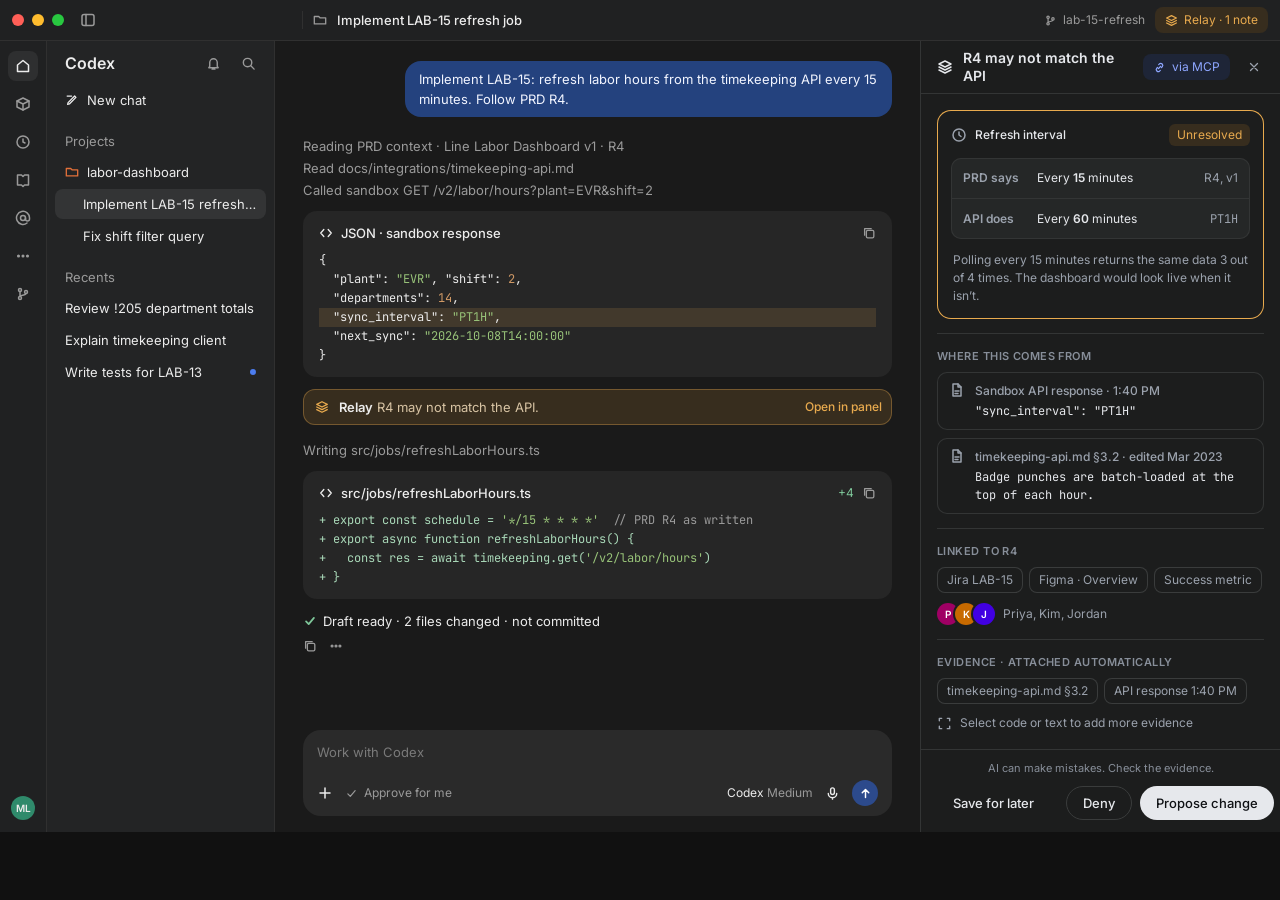
<file: design/relay-handoff/samples/02-marcus-prd-check-codex.html>
<!doctype html>
<html lang="en">
<head>
<meta charset="utf-8">
<title>02 · Marcus · PRD check (Codex + Relay panel)</title>
<link rel="stylesheet" href="https://fonts.googleapis.com/css2?family=Inter:wght@400;500;600&family=JetBrains+Mono:wght@400;500&display=swap">
<style>body{margin:0;background:#111}a{color:#E6E8EC}a:hover{color:#FFFFFF}</style>
</head>
<body>
<div style="width: 1280px; height: 832px; box-sizing: border-box; background: #202122; color: #ECECEC; font-family: -apple-system, BlinkMacSystemFont, 'SF Pro Text', 'Segoe UI', Inter, sans-serif; font-size: 13px; line-height: 20px; display: flex; flex-direction: column; overflow: hidden; -webkit-font-smoothing: antialiased;">
  <header style="height: 40px; flex: none; display: flex; align-items: center; gap: 10px; padding: 0 0 0 12px; border-bottom: 1px solid #303030;">
    <span style="display: flex; gap: 8px;"><span style="width: 12px; height: 12px; border-radius: 50%; background: #FF5F57;"></span><span style="width: 12px; height: 12px; border-radius: 50%; background: #FEBC2E;"></span><span style="width: 12px; height: 12px; border-radius: 50%; background: #28C840;"></span></span>
    <button aria-label="Hide sidebar" title="Hide sidebar" style="width: 28px; height: 28px; border: 0; border-radius: 6px; background: transparent; display: inline-flex; align-items: center; justify-content: center;"><svg width="16" height="16" viewBox="0 0 16 16" fill="none" stroke="#9A9A9A" stroke-width="1.5" stroke-linecap="round" stroke-linejoin="round" aria-hidden="true" style="flex: none;"><rect x="2" y="2.5" width="12" height="11" rx="2"/><path d="M6 2.5v11"/></svg></button>
    <span style="width: 40px;"></span>
    <span style="width: 1px; height: 18px; background: #303030; margin-left: 140px;"></span>
    <svg width="14" height="14" viewBox="0 0 16 16" fill="none" stroke="#9A9A9A" stroke-width="1.5" stroke-linecap="round" stroke-linejoin="round" aria-hidden="true" style="flex: none;"><path d="M1.5 4h5l1.5 1.5h6.5v7h-13z"/></svg><span style="font-weight: 500; flex: 1;">Implement LAB-15 refresh job</span>
    <span style="display: inline-flex; align-items: center; gap: 6px; font-size: 12px; color: #9A9A9A;"><svg width="13" height="13" viewBox="0 0 16 16" fill="none" stroke="#9A9A9A" stroke-width="1.5" stroke-linecap="round" stroke-linejoin="round" aria-hidden="true" style="flex: none;"><circle cx="5" cy="4" r="1.5"/><circle cx="5" cy="12" r="1.5"/><circle cx="11" cy="6" r="1.5"/><path d="M5 5.5v5M11 7.5c0 2-6 1.5-6 3"/></svg>lab-15-refresh</span>
    <span style="margin-right: 12px; height: 26px; padding: 0 10px; border-radius: 8px; background: #372D1E; color: #E8AA4E; font-size: 12px; display: inline-flex; align-items: center; gap: 6px;"><svg width="13" height="13" viewBox="0 0 16 16" fill="none" stroke="#E8AA4E" stroke-width="1.5" stroke-linecap="round" stroke-linejoin="round" aria-hidden="true" style="flex: none;"><path d="M8 2 14 5 8 8 2 5z"/><path d="M2 8l6 3 6-3M2 11l6 3 6-3"/></svg>Relay · 1 note</span>
  </header>
  <div style="flex: 1; min-height: 0; display: flex;">
    <nav style="flex: 0 0 46px; display: flex; flex-direction: column; align-items: center; gap: 8px; padding-top: 10px; border-right: 1px solid #303030;" aria-label="Codex"><span style="width: 30px; height: 30px; border-radius: 8px; display: inline-flex; align-items: center; justify-content: center; background: #2E2F30;"><svg width="16" height="16" viewBox="0 0 16 16" fill="none" stroke="#ECECEC" stroke-width="1.5" stroke-linecap="round" stroke-linejoin="round" aria-hidden="true" style="flex: none;"><path d="M2.5 7 8 2.5 13.5 7v6.5h-11z"/></svg></span><span style="width: 30px; height: 30px; border-radius: 8px; display: inline-flex; align-items: center; justify-content: center; "><svg width="16" height="16" viewBox="0 0 16 16" fill="none" stroke="#9A9A9A" stroke-width="1.5" stroke-linecap="round" stroke-linejoin="round" aria-hidden="true" style="flex: none;"><path d="M8 2 14 5v6l-6 3-6-3V5z"/><path d="M2 5l6 3 6-3M8 8v6"/></svg></span><span style="width: 30px; height: 30px; border-radius: 8px; display: inline-flex; align-items: center; justify-content: center; "><svg width="16" height="16" viewBox="0 0 16 16" fill="none" stroke="#9A9A9A" stroke-width="1.5" stroke-linecap="round" stroke-linejoin="round" aria-hidden="true" style="flex: none;"><circle cx="8" cy="8" r="6"/><path d="M8 5v3l2 1"/></svg></span><span style="width: 30px; height: 30px; border-radius: 8px; display: inline-flex; align-items: center; justify-content: center; "><svg width="16" height="16" viewBox="0 0 16 16" fill="none" stroke="#9A9A9A" stroke-width="1.5" stroke-linecap="round" stroke-linejoin="round" aria-hidden="true" style="flex: none;"><path d="M2.5 3h4l1.5 1.5L9.5 3h4v10h-4L8 14.5 6.5 13h-4z"/></svg></span><span style="width: 30px; height: 30px; border-radius: 8px; display: inline-flex; align-items: center; justify-content: center; "><svg width="16" height="16" viewBox="0 0 16 16" fill="none" stroke="#9A9A9A" stroke-width="1.5" stroke-linecap="round" stroke-linejoin="round" aria-hidden="true" style="flex: none;"><circle cx="8" cy="8" r="2.5"/><path d="M10.5 8v1a2 2 0 0 0 4 0V8a6.5 6.5 0 1 0-2.5 5"/></svg></span><span style="width: 30px; height: 30px; border-radius: 8px; display: inline-flex; align-items: center; justify-content: center; "><svg width="16" height="16" viewBox="0 0 16 16" fill="none" stroke="#9A9A9A" stroke-width="1.5" stroke-linecap="round" stroke-linejoin="round" aria-hidden="true" style="flex: none;"><circle cx="3.5" cy="8" r=".8"/><circle cx="8" cy="8" r=".8"/><circle cx="12.5" cy="8" r=".8"/></svg></span><span style="width: 30px; height: 30px; border-radius: 8px; display: inline-flex; align-items: center; justify-content: center; "><svg width="16" height="16" viewBox="0 0 16 16" fill="none" stroke="#9A9A9A" stroke-width="1.5" stroke-linecap="round" stroke-linejoin="round" aria-hidden="true" style="flex: none;"><circle cx="5" cy="4" r="1.5"/><circle cx="5" cy="12" r="1.5"/><circle cx="11" cy="6" r="1.5"/><path d="M5 5.5v5M11 7.5c0 2-6 1.5-6 3"/></svg></span><span style="flex: 1;"></span><span style="width: 24px; height: 24px; border-radius: 50%; background: #2F8A6B; font-size: 10px; font-weight: 600; display: inline-flex; align-items: center; justify-content: center; margin-bottom: 12px;">ML</span></nav>
    <nav style="flex: 0 0 228px; width: 228px; min-width: 0; overflow: hidden; box-sizing: border-box; background: #232425; padding: 12px 8px; display: flex; flex-direction: column; gap: 2px; border-right: 1px solid #303030;" aria-label="Threads">
      <div style="display: flex; align-items: center; gap: 6px; padding: 0 10px 10px;"><span style="font-size: 16px; font-weight: 600; flex: 1;">Codex</span><svg width="15" height="15" viewBox="0 0 16 16" fill="none" stroke="#9A9A9A" stroke-width="1.5" stroke-linecap="round" stroke-linejoin="round" aria-hidden="true" style="flex: none;"><path d="M4 11V7a4 4 0 0 1 8 0v4l1 1.5H3zM6.5 14h3"/></svg><span style="width: 8px;"></span><svg width="15" height="15" viewBox="0 0 16 16" fill="none" stroke="#9A9A9A" stroke-width="1.5" stroke-linecap="round" stroke-linejoin="round" aria-hidden="true" style="flex: none;"><circle cx="7" cy="7" r="4.5"/><path d="M10.5 10.5 14 14"/></svg></div>
      <a href="#" style="text-decoration: none; height: 30px; padding: 0 10px; border-radius: 8px; display: flex; align-items: center; gap: 8px; color: #ECECEC;"><svg width="14" height="14" viewBox="0 0 16 16" fill="none" stroke="#ECECEC" stroke-width="1.5" stroke-linecap="round" stroke-linejoin="round" aria-hidden="true" style="flex: none;"><path d="M3 13l2-.5L12.5 5 11 3.5 3.5 11z"/><path d="M2.5 3.5h5"/></svg>New chat</a>
      <div style="padding: 14px 10px 4px; color: #9A9A9A;">Projects</div>
      <a href="#" style="text-decoration: none; height: 30px; padding: 0 10px; border-radius: 8px; display: flex; align-items: center; gap: 8px; color: #ECECEC;"><svg width="14" height="14" viewBox="0 0 16 16" fill="none" stroke="#E2703A" stroke-width="1.5" stroke-linecap="round" stroke-linejoin="round" aria-hidden="true" style="flex: none;"><path d="M1.5 4h5l1.5 1.5h6.5v7h-13z"/></svg>labor-dashboard</a>
      <a href="#" style="text-decoration: none; height: 30px; padding: 0 10px 0 28px; border-radius: 8px; display: flex; align-items: center; gap: 8px; color: #ECECEC; background: #333435;"><span style="flex: 1; overflow: hidden; white-space: nowrap; text-overflow: ellipsis;">Implement LAB-15 refresh job</span></a>
      <a href="#" style="text-decoration: none; height: 30px; padding: 0 10px 0 28px; border-radius: 8px; display: flex; align-items: center; gap: 8px; color: #ECECEC; "><span style="flex: 1; overflow: hidden; white-space: nowrap; text-overflow: ellipsis;">Fix shift filter query</span></a>
      <div style="padding: 14px 10px 4px; color: #9A9A9A;">Recents</div>
      <a href="#" style="text-decoration: none; height: 30px; padding: 0 10px 0 10px; border-radius: 8px; display: flex; align-items: center; gap: 8px; color: #ECECEC; "><span style="flex: 1; overflow: hidden; white-space: nowrap; text-overflow: ellipsis;">Review !205 department totals</span></a>
      <a href="#" style="text-decoration: none; height: 30px; padding: 0 10px 0 10px; border-radius: 8px; display: flex; align-items: center; gap: 8px; color: #ECECEC; "><span style="flex: 1; overflow: hidden; white-space: nowrap; text-overflow: ellipsis;">Explain timekeeping client</span></a>
      <a href="#" style="text-decoration: none; height: 30px; padding: 0 10px 0 10px; border-radius: 8px; display: flex; align-items: center; gap: 8px; color: #ECECEC; "><span style="flex: 1; overflow: hidden; white-space: nowrap; text-overflow: ellipsis;">Write tests for LAB-13</span><span style="width: 6px; height: 6px; border-radius: 50%; background: #4C7DF0;"></span></a>
    </nav>
    <main style="flex: 1; min-width: 0; background: #1A1A1A; display: flex; flex-direction: column;">
      <div style="flex: 1; min-height: 0; overflow: hidden; padding: 20px 28px 0;">
        <div style="display: flex; justify-content: flex-end;"><div style="max-width: 78%; padding: 8px 14px; border-radius: 16px; background: #24427E; color: #F2F5FF;">Implement LAB-15: refresh labor hours from the timekeeping API every 15 minutes. Follow PRD R4.</div></div>
        <div style="margin-top: 18px;">
          <div style="color: #9A9A9A; line-height: 22px;">Reading PRD context · Line Labor Dashboard v1 · R4</div>
          <div style="color: #9A9A9A; line-height: 22px;">Read docs/integrations/timekeeping-api.md</div>
          <div style="color: #9A9A9A; line-height: 22px;">Called sandbox GET /v2/labor/hours?plant=EVR&amp;shift=2</div>
          <div style="margin-top: 10px; border-radius: 14px; background: #262626; padding: 12px 16px;">
        <div style="display: flex; align-items: center; gap: 8px; margin-bottom: 8px;"><svg width="14" height="14" viewBox="0 0 16 16" fill="none" stroke="#ECECEC" stroke-width="1.5" stroke-linecap="round" stroke-linejoin="round" aria-hidden="true" style="flex: none;"><path d="M5.5 4 2 8l3.5 4M10.5 4 14 8l-3.5 4"/></svg><span style="font-weight: 500; flex: 1;">JSON · sandbox response</span><svg width="14" height="14" viewBox="0 0 16 16" fill="none" stroke="#9A9A9A" stroke-width="1.5" stroke-linecap="round" stroke-linejoin="round" aria-hidden="true" style="flex: none;"><rect x="5" y="5" width="8.5" height="8.5" rx="1.5"/><path d="M3 10.5V3h7.5"/></svg></div>
        <div style="font-family: 'JetBrains Mono', ui-monospace, Menlo, monospace; font-size: 12px; line-height: 19px; color: #ECECEC; white-space: pre;">{
  "plant": <span style="color: #98C379;">"EVR"</span>, "shift": <span style="color: #D19A66;">2</span>,
  "departments": <span style="color: #D19A66;">14</span>,
<span style="background: rgba(232,170,78,0.14); display: inline-block; min-width: 100%;">  "sync_interval": <span style="color: #98C379;">"PT1H"</span>,</span>
  "next_sync": <span style="color: #98C379;">"2026-10-08T14:00:00"</span>
}</div>
      </div>
          <div style="margin-top: 12px; display: flex; align-items: center; gap: 10px; padding: 8px 10px 8px 12px; border-radius: 12px; background: #372D1E; box-shadow: inset 0 0 0 1px rgba(232,170,78,0.35);">
        <svg width="14" height="14" viewBox="0 0 16 16" fill="none" stroke="#E8AA4E" stroke-width="1.5" stroke-linecap="round" stroke-linejoin="round" aria-hidden="true" style="flex: none;"><path d="M8 2 14 5 8 8 2 5z"/><path d="M2 8l6 3 6-3M2 11l6 3 6-3"/></svg><span style="flex: 1;"><span style="font-weight: 600;">Relay</span> <span style="color: #D8C4A4;">R4 may not match the API.</span></span>
        <span style="font-size: 12px; color: #E8AA4E; font-weight: 500;">Open in panel</span>
      </div>
          <div style="margin-top: 14px;"><div style="color: #9A9A9A; line-height: 22px;">Writing src/jobs/refreshLaborHours.ts</div></div>
          <div style="margin-top: 10px; border-radius: 14px; background: #262626; padding: 12px 16px;">
        <div style="display: flex; align-items: center; gap: 8px; margin-bottom: 8px;"><svg width="14" height="14" viewBox="0 0 16 16" fill="none" stroke="#ECECEC" stroke-width="1.5" stroke-linecap="round" stroke-linejoin="round" aria-hidden="true" style="flex: none;"><path d="M5.5 4 2 8l3.5 4M10.5 4 14 8l-3.5 4"/></svg><span style="font-weight: 500; flex: 1;">src/jobs/refreshLaborHours.ts</span><span style="font-size: 12px; color: #7EC699;">+4</span><svg width="14" height="14" viewBox="0 0 16 16" fill="none" stroke="#9A9A9A" stroke-width="1.5" stroke-linecap="round" stroke-linejoin="round" aria-hidden="true" style="flex: none;"><rect x="5" y="5" width="8.5" height="8.5" rx="1.5"/><path d="M3 10.5V3h7.5"/></svg></div>
        <div style="font-family: 'JetBrains Mono', ui-monospace, Menlo, monospace; font-size: 12px; line-height: 19px; white-space: pre; color: #A9D8B8;">+ export const schedule = <span style="color: #98C379;">'*/15 * * * *'</span>  <span style="color: #9A9A9A;">// PRD R4 as written</span>
+ export async function refreshLaborHours() {
+   const res = await timekeeping.get(<span style="color: #98C379;">'/v2/labor/hours'</span>)
+ }</div>
      </div>
          <div style="margin-top: 12px; display: flex; align-items: center; gap: 6px;"><svg width="14" height="14" viewBox="0 0 16 16" fill="none" stroke="#7EC699" stroke-width="2" stroke-linecap="round" stroke-linejoin="round" aria-hidden="true" style="flex: none;"><path d="M3.5 8.5l3 3 6-7"/></svg>Draft ready · 2 files changed · not committed</div>
          <div style="margin-top: 8px; display: flex; gap: 12px;"><svg width="14" height="14" viewBox="0 0 16 16" fill="none" stroke="#9A9A9A" stroke-width="1.5" stroke-linecap="round" stroke-linejoin="round" aria-hidden="true" style="flex: none;"><rect x="5" y="5" width="8.5" height="8.5" rx="1.5"/><path d="M3 10.5V3h7.5"/></svg><svg width="14" height="14" viewBox="0 0 16 16" fill="none" stroke="#9A9A9A" stroke-width="2" stroke-linecap="round" stroke-linejoin="round" aria-hidden="true" style="flex: none;"><circle cx="3.5" cy="8" r=".8"/><circle cx="8" cy="8" r=".8"/><circle cx="12.5" cy="8" r=".8"/></svg></div>
        </div>
      </div>
      <div style="flex: none; padding: 12px 28px 16px;">
        <div style="border-radius: 18px; background: #2A2A2A; padding: 12px 14px 10px; display: flex; flex-direction: column; gap: 18px;">
          <span style="color: #7A7A7A;">Work with Codex</span>
          <div style="display: flex; align-items: center; gap: 12px; color: #9A9A9A; font-size: 12px;"><svg width="16" height="16" viewBox="0 0 16 16" fill="none" stroke="#ECECEC" stroke-width="1.5" stroke-linecap="round" stroke-linejoin="round" aria-hidden="true" style="flex: none;"><path d="M8 3v10M3 8h10"/></svg><span style="display: inline-flex; align-items: center; gap: 6px;"><svg width="13" height="13" viewBox="0 0 16 16" fill="none" stroke="#9A9A9A" stroke-width="1.5" stroke-linecap="round" stroke-linejoin="round" aria-hidden="true" style="flex: none;"><path d="M3.5 8.5l3 3 6-7"/></svg>Approve for me</span><span style="flex: 1;"></span><span><span style="color: #ECECEC;">Codex</span> Medium</span><svg width="15" height="15" viewBox="0 0 16 16" fill="none" stroke="#ECECEC" stroke-width="1.5" stroke-linecap="round" stroke-linejoin="round" aria-hidden="true" style="flex: none;"><rect x="6" y="2" width="4" height="7" rx="2"/><path d="M3.5 8a4.5 4.5 0 0 0 9 0M8 12.5V14"/></svg><span style="width: 26px; height: 26px; border-radius: 50%; background: #2C4A8C; display: inline-flex; align-items: center; justify-content: center;"><svg width="13" height="13" viewBox="0 0 16 16" fill="none" stroke="#FFFFFF" stroke-width="1.8" stroke-linecap="round" stroke-linejoin="round" aria-hidden="true" style="flex: none;"><path d="M8 13V3M4 7l4-4 4 4"/></svg></span></div>
        </div>
      </div>
    </main>
    <aside style="flex: 0 0 360px; width: 360px; min-width: 0; overflow: hidden; box-sizing: border-box; background: #1C1D1D; border-left: 1px solid #333535; display: flex; flex-direction: column; font-family: Inter, -apple-system, 'Segoe UI', sans-serif; font-size: 12px; line-height: 18px; color: #E6E8EC;">
    <div style="height: 52px; flex: none; padding: 0 12px 0 16px; border-bottom: 1px solid #333535; display: flex; align-items: center; gap: 10px;">
      <svg width="16" height="16" viewBox="0 0 16 16" fill="none" stroke="#E6E8EC" stroke-width="1.5" stroke-linecap="round" stroke-linejoin="round" aria-hidden="true" style="flex: none;"><path d="M8 2 14 5 8 8 2 5z"/><path d="M2 8l6 3 6-3M2 11l6 3 6-3"/></svg><span style="font-size: 14px; font-weight: 600; flex: 1;">R4 may not match the API</span>
      <span style="display: inline-flex; align-items: center; gap: 6px; font-size: 12px; padding: 4px 10px; border-radius: 8px; background: #1E2537; color: #8EA6FF;"><svg width="13" height="13" viewBox="0 0 16 16" fill="none" stroke="#8EA6FF" stroke-width="1.5" stroke-linecap="round" stroke-linejoin="round" aria-hidden="true" style="flex: none;"><path d="M6.5 9.5l3-3M7 4.5l1-1a2.5 2.5 0 0 1 3.5 3.5l-1 1M9 11.5l-1 1A2.5 2.5 0 0 1 4.5 9l1-1"/></svg>via MCP</span>
      <button aria-label="Close Relay" style="width: 28px; height: 28px; border: 0; border-radius: 8px; background: transparent; color: #9BA2AD; display: inline-flex; align-items: center; justify-content: center;"><svg width="14" height="14" viewBox="0 0 16 16" fill="none" stroke="currentColor" stroke-width="1.5" stroke-linecap="round" stroke-linejoin="round" aria-hidden="true" style="flex: none;"><path d="M4 4l8 8M12 4l-8 8"/></svg></button>
    </div>
    <div style="flex: 1; min-height: 0; overflow: hidden; padding: 16px;">
      <div style="border-radius: 14px; box-shadow: inset 0 0 0 1px #E8AA4E; padding: 14px;">
      <div style="display: flex; align-items: center; gap: 8px; margin-bottom: 12px;"><svg width="16" height="16" viewBox="0 0 16 16" fill="none" stroke="#9BA2AD" stroke-width="1.5" stroke-linecap="round" stroke-linejoin="round" aria-hidden="true" style="flex: none;"><circle cx="8" cy="8" r="6"/><path d="M8 5v3l2 1.5"/></svg><span style="flex: 1; font-weight: 500;">Refresh interval</span><span style="font-size: 12px; line-height: 16px; padding: 3px 8px; border-radius: 6px; background: #372D1E; color: #E8AA4E; white-space: nowrap; flex: none;">Unresolved</span></div>
      <div style="border-radius: 10px; background: #252727; box-shadow: inset 0 0 0 1px #333535;"><div style="display: flex; align-items: center; gap: 10px; min-height: 40px; padding: 0 12px; "><span style="width: 64px; flex: none; font-size: 12px; font-weight: 600; color: #9BA2AD;">PRD says</span><span style="flex: 1; min-width: 0;">Every <b style="font-weight: 600;">15</b> minutes</span><span style="font-size: 12px; color: #9BA2AD; font-family: Inter, -apple-system, 'Segoe UI', sans-serif;">R4, v1</span></div><div style="display: flex; align-items: center; gap: 10px; min-height: 40px; padding: 0 12px; border-top: 1px solid #333535;"><span style="width: 64px; flex: none; font-size: 12px; font-weight: 600; color: #9BA2AD;">API does</span><span style="flex: 1; min-width: 0;">Every <b style="font-weight: 600;">60</b> minutes</span><span style="font-size: 12px; color: #9BA2AD; font-family: 'JetBrains Mono', ui-monospace, Menlo, monospace;">PT1H</span></div></div>
        <p style="margin: 12px 2px 0; color: #9BA2AD;">Polling every 15 minutes returns the same data 3 out of 4 times. The dashboard would look live when it isn’t.</p>
      </div>
      <div style="height: 1px; background: #333535; margin: 14px 0;"></div>
      <div style="font-size: 11px; line-height: 16px; font-weight: 600; letter-spacing: 0.04em; text-transform: uppercase; color: #878E99; margin: 0px 0 8px;">Where this comes from</div>
      <div style="display: flex; flex-direction: column; gap: 8px;">
        <div style="border-radius: 10px; box-shadow: inset 0 0 0 1px #333535; padding: 10px 12px; display: flex; gap: 10px;"><svg width="16" height="16" viewBox="0 0 16 16" fill="none" stroke="#9BA2AD" stroke-width="1.5" stroke-linecap="round" stroke-linejoin="round" aria-hidden="true" style="flex: none;"><path d="M4 2h5l3 3v9H4z"/><path d="M9 2v3h3M6 9h4M6 11.5h3"/></svg><div style="min-width: 0;"><div style="font-size: 12px; color: #9BA2AD; font-weight: 500;">Sandbox API response · 1:40 PM</div><div style="font-family: 'JetBrains Mono', ui-monospace, Menlo, monospace; font-size: 12px; line-height: 18px; color: #E6E8EC; margin-top: 2px;">"sync_interval": "PT1H"</div></div></div>
        <div style="border-radius: 10px; box-shadow: inset 0 0 0 1px #333535; padding: 10px 12px; display: flex; gap: 10px;"><svg width="16" height="16" viewBox="0 0 16 16" fill="none" stroke="#9BA2AD" stroke-width="1.5" stroke-linecap="round" stroke-linejoin="round" aria-hidden="true" style="flex: none;"><path d="M4 2h5l3 3v9H4z"/><path d="M9 2v3h3M6 9h4M6 11.5h3"/></svg><div style="min-width: 0;"><div style="font-size: 12px; color: #9BA2AD; font-weight: 500;">timekeeping-api.md §3.2 · edited Mar 2023</div><div style="font-family: 'JetBrains Mono', ui-monospace, Menlo, monospace; font-size: 12px; line-height: 18px; color: #E6E8EC; margin-top: 2px;">Badge punches are batch-loaded at the top of each hour.</div></div></div>
      </div>
      <div style="height: 1px; background: #333535; margin: 14px 0;"></div>
      <div style="font-size: 11px; line-height: 16px; font-weight: 600; letter-spacing: 0.04em; text-transform: uppercase; color: #878E99; margin: 0px 0 8px;">Linked to R4</div>
      <div style="display: flex; gap: 6px; flex-wrap: wrap;"><span style="font-size: 12px; line-height: 16px; padding: 5px 10px; border-radius: 8px; box-shadow: inset 0 0 0 1px #3A3C3C; color: #9BA2AD; white-space: nowrap; flex: none;">Jira LAB-15</span><span style="font-size: 12px; line-height: 16px; padding: 5px 10px; border-radius: 8px; box-shadow: inset 0 0 0 1px #3A3C3C; color: #9BA2AD; white-space: nowrap; flex: none;">Figma · Overview</span><span style="font-size: 12px; line-height: 16px; padding: 5px 10px; border-radius: 8px; box-shadow: inset 0 0 0 1px #3A3C3C; color: #9BA2AD; white-space: nowrap; flex: none;">Success metric</span></div>
      <div style="display: flex; align-items: center; gap: 8px; margin-top: 10px;"><span style="display: flex;"><span style="width: 22px; height: 22px; flex: none; border-radius: 50%; background: #9F0064; color: #FFFFFF; font-size: 10px; font-weight: 600; display: inline-flex; align-items: center; justify-content: center; box-shadow: 0 0 0 2px #1C1D1D;">P</span><span style="margin-left: -4px;"><span style="width: 22px; height: 22px; flex: none; border-radius: 50%; background: #C76A00; color: #FFFFFF; font-size: 10px; font-weight: 600; display: inline-flex; align-items: center; justify-content: center; box-shadow: 0 0 0 2px #1C1D1D;">K</span></span><span style="margin-left: -4px;"><span style="width: 22px; height: 22px; flex: none; border-radius: 50%; background: #4100E2; color: #FFFFFF; font-size: 10px; font-weight: 600; display: inline-flex; align-items: center; justify-content: center; box-shadow: 0 0 0 2px #1C1D1D;">J</span></span></span><span style="color: #9BA2AD;">Priya, Kim, Jordan</span></div>
      <div style="height: 1px; background: #333535; margin: 14px 0;"></div>
      <div style="font-size: 11px; line-height: 16px; font-weight: 600; letter-spacing: 0.04em; text-transform: uppercase; color: #878E99; margin: 0px 0 8px;">Evidence · attached automatically</div>
      <div style="display: flex; gap: 6px; flex-wrap: wrap;"><span style="font-size: 12px; line-height: 16px; padding: 5px 10px; border-radius: 8px; box-shadow: inset 0 0 0 1px #3A3C3C; color: #9BA2AD; white-space: nowrap; flex: none;">timekeeping-api.md §3.2</span><span style="font-size: 12px; line-height: 16px; padding: 5px 10px; border-radius: 8px; box-shadow: inset 0 0 0 1px #3A3C3C; color: #9BA2AD; white-space: nowrap; flex: none;">API response 1:40 PM</span></div>
      <div style="display: flex; align-items: center; gap: 8px; margin-top: 10px; color: #9BA2AD;"><svg width="15" height="15" viewBox="0 0 16 16" fill="none" stroke="#9BA2AD" stroke-width="1.5" stroke-linecap="round" stroke-linejoin="round" aria-hidden="true" style="flex: none;"><path d="M2.5 5V2.5H5M11 2.5h2.5V5M13.5 11v2.5H11M5 13.5H2.5V11"/></svg>Select code or text to add more evidence</div>
    </div>
    <div style="flex: none; padding: 10px 16px 12px; border-top: 1px solid #333535;">
      <p style="margin: 0 0 10px; text-align: center; font-size: 11px; line-height: 16px; color: #878E99;">AI can make mistakes. Check the evidence.</p>
      <div style="display: flex; align-items: center; gap: 8px;"><button style="height: 34px; padding: 0 16px; border-radius: 999px; font: inherit; font-size: 13px; font-weight: 500; white-space: nowrap; cursor: pointer; background: transparent; color: #E6E8EC; border: 0;">Save for later</button><span style="flex: 1;"></span><button style="height: 34px; padding: 0 16px; border-radius: 999px; font: inherit; font-size: 13px; font-weight: 500; white-space: nowrap; cursor: pointer; background: transparent; color: #E6E8EC; border: 1px solid #3A3C3C;">Deny</button><button style="height: 34px; padding: 0 16px; border-radius: 999px; font: inherit; font-size: 13px; font-weight: 500; white-space: nowrap; cursor: pointer; background: #E6E8EC; color: #0F1114; border: 0;">Propose change</button></div>
    </div>
  </aside>
  </div>
</div>
</body>
</html>
</file>
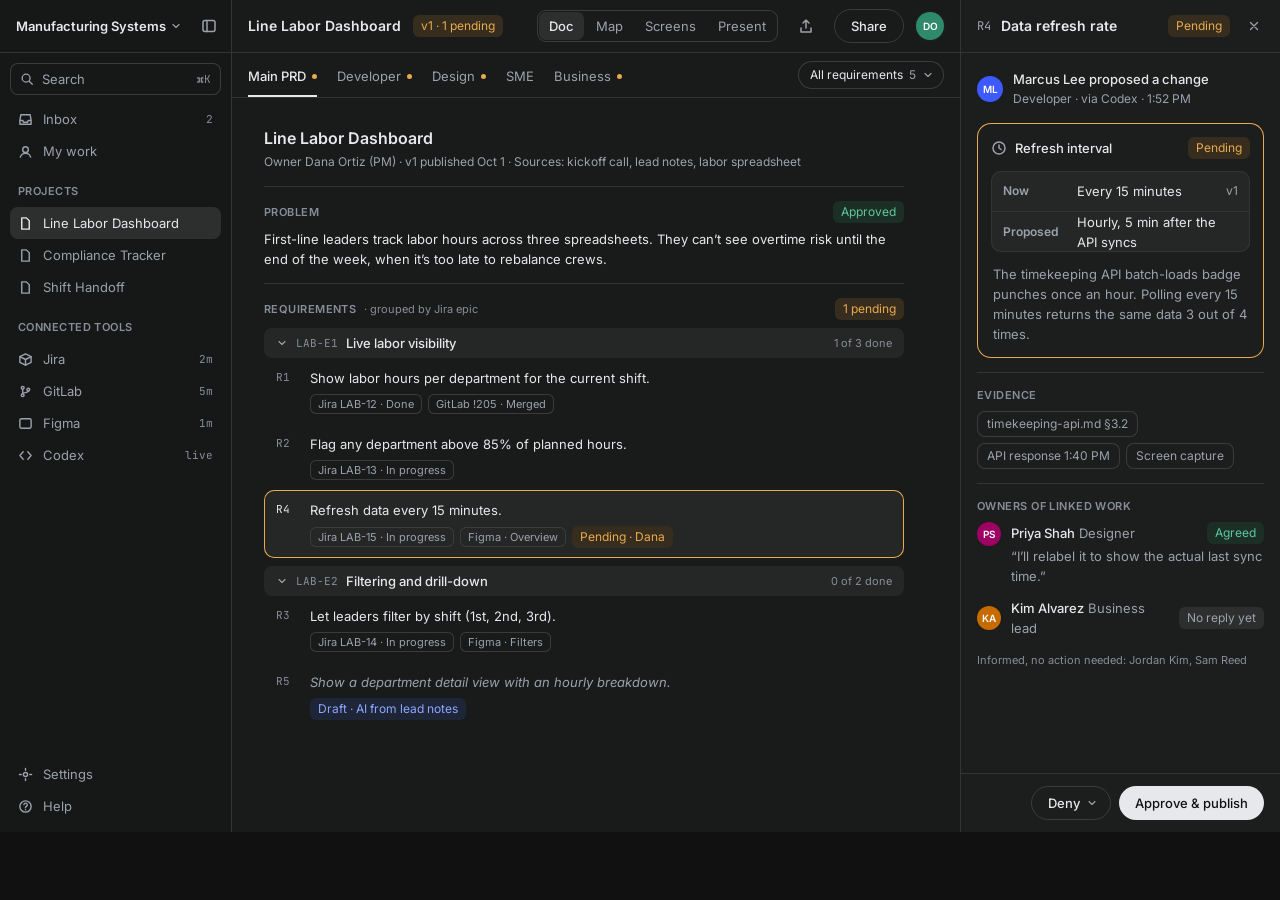
<file: design/relay-handoff/samples/06-dana-reviews-relay.html>
<!doctype html>
<html lang="en">
<head>
<meta charset="utf-8">
<title>06 · Dana reviews (Relay native)</title>
<link rel="stylesheet" href="https://fonts.googleapis.com/css2?family=Inter:wght@400;500;600&family=JetBrains+Mono:wght@400;500&display=swap">
<style>body{margin:0;background:#111}a{color:#E6E8EC}a:hover{color:#FFFFFF}</style>
</head>
<body>
<div style="width: 1280px; height: 832px; box-sizing: border-box; background: #191A1A; color: #E6E8EC; font-family: Inter, -apple-system, 'Segoe UI', sans-serif; font-size: 13px; line-height: 20px; display: flex; overflow: hidden; -webkit-font-smoothing: antialiased;"><nav style="flex: 0 0 232px; width: 232px; min-width: 0; overflow: hidden; box-sizing: border-box; background: #161717; border-right: 1px solid #333535; display: flex; flex-direction: column; padding: 0 10px 10px;" aria-label="Workspace">
    <div style="height: 52px; margin: 0 -10px 10px; padding: 0 8px 0 16px; border-bottom: 1px solid #333535; display: flex; align-items: center; gap: 4px;"><span style="font-size: 13px; font-weight: 600; min-width: 0; white-space: nowrap; overflow: hidden; text-overflow: ellipsis;">Manufacturing Systems</span><svg width="12" height="12" viewBox="0 0 16 16" fill="none" stroke="#9BA2AD" stroke-width="1.5" stroke-linecap="round" stroke-linejoin="round" aria-hidden="true" style="flex: none;"><path d="M4 6l4 4 4-4"/></svg><span style="flex: 1;"></span><button aria-label="Collapse sidebar" title="Collapse sidebar" style="width: 28px; height: 28px; margin-left: 0; border: 0; border-radius: 8px; background: transparent; display: inline-flex; align-items: center; justify-content: center;"><svg width="16" height="16" viewBox="0 0 16 16" fill="none" stroke="#9BA2AD" stroke-width="1.5" stroke-linecap="round" stroke-linejoin="round" aria-hidden="true" style="flex: none;"><rect x="2" y="2.5" width="12" height="11" rx="2"/><path d="M6 2.5v11"/></svg></button></div>
    <div style="height: 32px; margin-bottom: 8px; padding: 0 10px; border-radius: 8px; box-shadow: inset 0 0 0 1px #3A3C3C; display: flex; align-items: center; gap: 8px; color: #9BA2AD;"><svg width="14" height="14" viewBox="0 0 16 16" fill="none" stroke="#9BA2AD" stroke-width="1.5" stroke-linecap="round" stroke-linejoin="round" aria-hidden="true" style="flex: none;"><circle cx="7" cy="7" r="4.5"/><path d="M10.5 10.5 14 14"/></svg><span style="flex: 1;">Search</span><span style="font-family: 'JetBrains Mono', ui-monospace, Menlo, monospace; font-size: 11px; color: #878E99;">⌘K</span></div>
    <a href="#" style="text-decoration: none; height: 32px; padding: 0 8px; border-radius: 8px; display: flex; align-items: center; gap: 10px; color: #9BA2AD; "><svg width="15" height="15" viewBox="0 0 16 16" fill="none" stroke="#9BA2AD" stroke-width="1.5" stroke-linecap="round" stroke-linejoin="round" aria-hidden="true" style="flex: none;"><path d="M2 9h3l1 2h4l1-2h3M3 3h10l1 6v4H2V9z"/></svg><span style="flex: 1; white-space: nowrap; overflow: hidden; text-overflow: ellipsis;">Inbox</span><span style="font-size: 11px; color: #878E99; ">2</span></a><a href="#" style="text-decoration: none; height: 32px; padding: 0 8px; border-radius: 8px; display: flex; align-items: center; gap: 10px; color: #9BA2AD; "><svg width="15" height="15" viewBox="0 0 16 16" fill="none" stroke="#9BA2AD" stroke-width="1.5" stroke-linecap="round" stroke-linejoin="round" aria-hidden="true" style="flex: none;"><circle cx="8" cy="6" r="3"/><path d="M2.5 14c.8-2.6 3-4 5.5-4s4.7 1.4 5.5 4"/></svg><span style="flex: 1; white-space: nowrap; overflow: hidden; text-overflow: ellipsis;">My work</span><span style="font-size: 11px; color: #878E99; "></span></a>
    <div style="padding: 0 8px;"><div style="font-size: 11px; line-height: 16px; font-weight: 600; letter-spacing: 0.04em; text-transform: uppercase; color: #878E99; margin: 16px 0 8px;">Projects</div></div>
    <a href="#" style="text-decoration: none; height: 32px; padding: 0 8px; border-radius: 8px; display: flex; align-items: center; gap: 10px; color: #E6E8EC; background: #2D2F2F;"><svg width="15" height="15" viewBox="0 0 16 16" fill="none" stroke="#E6E8EC" stroke-width="1.5" stroke-linecap="round" stroke-linejoin="round" aria-hidden="true" style="flex: none;"><path d="M4 2h5l3 3v9H4z"/></svg><span style="flex: 1; white-space: nowrap; overflow: hidden; text-overflow: ellipsis;">Line Labor Dashboard</span><span style="font-size: 11px; color: #878E99; "></span></a><a href="#" style="text-decoration: none; height: 32px; padding: 0 8px; border-radius: 8px; display: flex; align-items: center; gap: 10px; color: #9BA2AD; "><svg width="15" height="15" viewBox="0 0 16 16" fill="none" stroke="#9BA2AD" stroke-width="1.5" stroke-linecap="round" stroke-linejoin="round" aria-hidden="true" style="flex: none;"><path d="M4 2h5l3 3v9H4z"/></svg><span style="flex: 1; white-space: nowrap; overflow: hidden; text-overflow: ellipsis;">Compliance Tracker</span><span style="font-size: 11px; color: #878E99; "></span></a><a href="#" style="text-decoration: none; height: 32px; padding: 0 8px; border-radius: 8px; display: flex; align-items: center; gap: 10px; color: #9BA2AD; "><svg width="15" height="15" viewBox="0 0 16 16" fill="none" stroke="#9BA2AD" stroke-width="1.5" stroke-linecap="round" stroke-linejoin="round" aria-hidden="true" style="flex: none;"><path d="M4 2h5l3 3v9H4z"/></svg><span style="flex: 1; white-space: nowrap; overflow: hidden; text-overflow: ellipsis;">Shift Handoff</span><span style="font-size: 11px; color: #878E99; "></span></a>
    <div style="padding: 0 8px;"><div style="font-size: 11px; line-height: 16px; font-weight: 600; letter-spacing: 0.04em; text-transform: uppercase; color: #878E99; margin: 16px 0 8px;">Connected tools</div></div>
    <a href="#" style="text-decoration: none; height: 32px; padding: 0 8px; border-radius: 8px; display: flex; align-items: center; gap: 10px; color: #9BA2AD; "><svg width="15" height="15" viewBox="0 0 16 16" fill="none" stroke="#9BA2AD" stroke-width="1.5" stroke-linecap="round" stroke-linejoin="round" aria-hidden="true" style="flex: none;"><path d="M8 2 14 5v6l-6 3-6-3V5z"/><path d="M2 5l6 3 6-3M8 8v6"/></svg><span style="flex: 1; white-space: nowrap; overflow: hidden; text-overflow: ellipsis;">Jira</span><span style="font-size: 11px; color: #878E99; font-family: 'JetBrains Mono', ui-monospace, Menlo, monospace;">2m</span></a><a href="#" style="text-decoration: none; height: 32px; padding: 0 8px; border-radius: 8px; display: flex; align-items: center; gap: 10px; color: #9BA2AD; "><svg width="15" height="15" viewBox="0 0 16 16" fill="none" stroke="#9BA2AD" stroke-width="1.5" stroke-linecap="round" stroke-linejoin="round" aria-hidden="true" style="flex: none;"><circle cx="5" cy="4" r="1.5"/><circle cx="5" cy="12" r="1.5"/><circle cx="11" cy="6" r="1.5"/><path d="M5 5.5v5M11 7.5c0 2-6 1.5-6 3"/></svg><span style="flex: 1; white-space: nowrap; overflow: hidden; text-overflow: ellipsis;">GitLab</span><span style="font-size: 11px; color: #878E99; font-family: 'JetBrains Mono', ui-monospace, Menlo, monospace;">5m</span></a><a href="#" style="text-decoration: none; height: 32px; padding: 0 8px; border-radius: 8px; display: flex; align-items: center; gap: 10px; color: #9BA2AD; "><svg width="15" height="15" viewBox="0 0 16 16" fill="none" stroke="#9BA2AD" stroke-width="1.5" stroke-linecap="round" stroke-linejoin="round" aria-hidden="true" style="flex: none;"><rect x="2" y="3" width="12" height="10" rx="1.5"/></svg><span style="flex: 1; white-space: nowrap; overflow: hidden; text-overflow: ellipsis;">Figma</span><span style="font-size: 11px; color: #878E99; font-family: 'JetBrains Mono', ui-monospace, Menlo, monospace;">1m</span></a><a href="#" style="text-decoration: none; height: 32px; padding: 0 8px; border-radius: 8px; display: flex; align-items: center; gap: 10px; color: #9BA2AD; "><svg width="15" height="15" viewBox="0 0 16 16" fill="none" stroke="#9BA2AD" stroke-width="1.5" stroke-linecap="round" stroke-linejoin="round" aria-hidden="true" style="flex: none;"><path d="M5.5 4 2 8l3.5 4M10.5 4 14 8l-3.5 4"/></svg><span style="flex: 1; white-space: nowrap; overflow: hidden; text-overflow: ellipsis;">Codex</span><span style="font-size: 11px; color: #878E99; font-family: 'JetBrains Mono', ui-monospace, Menlo, monospace;">live</span></a>
    <span style="flex: 1;"></span>
    <a href="#" style="text-decoration: none; height: 32px; padding: 0 8px; border-radius: 8px; display: flex; align-items: center; gap: 10px; color: #9BA2AD; "><svg width="15" height="15" viewBox="0 0 16 16" fill="none" stroke="#9BA2AD" stroke-width="1.5" stroke-linecap="round" stroke-linejoin="round" aria-hidden="true" style="flex: none;"><circle cx="8" cy="8" r="2.2"/><path d="M8 1.5v2M8 12.5v2M1.5 8h2M12.5 8h2"/></svg><span style="flex: 1; white-space: nowrap; overflow: hidden; text-overflow: ellipsis;">Settings</span><span style="font-size: 11px; color: #878E99; "></span></a><a href="#" style="text-decoration: none; height: 32px; padding: 0 8px; border-radius: 8px; display: flex; align-items: center; gap: 10px; color: #9BA2AD; "><svg width="15" height="15" viewBox="0 0 16 16" fill="none" stroke="#9BA2AD" stroke-width="1.5" stroke-linecap="round" stroke-linejoin="round" aria-hidden="true" style="flex: none;"><circle cx="8" cy="8" r="6"/><path d="M6.3 6.2a1.8 1.8 0 1 1 2.5 1.7c-.5.2-.8.6-.8 1.1v.3M8 11.3v.2"/></svg><span style="flex: 1; white-space: nowrap; overflow: hidden; text-overflow: ellipsis;">Help</span><span style="font-size: 11px; color: #878E99; "></span></a>
  </nav><main style="flex: 1; min-width: 0; display: flex; flex-direction: column;">
      <header style="height: 52px; flex: none; padding: 0 16px; border-bottom: 1px solid #333535; display: flex; align-items: center; gap: 12px;">
      <span style="font-size: 14px; font-weight: 600; min-width: 0; white-space: nowrap; overflow: hidden; text-overflow: ellipsis;">Line Labor Dashboard</span><span style="font-size: 12px; line-height: 16px; padding: 3px 8px; border-radius: 6px; background: #372D1E; color: #E8AA4E; white-space: nowrap; flex: none;">v1 · 1 pending</span>
      <span style="flex: 1;"></span>
      <div style="flex: none; display: flex; gap: 2px; padding: 2px; border-radius: 9px; box-shadow: inset 0 0 0 1px #3A3C3C;" role="group" aria-label="View"><button style="height: 28px; padding: 0 10px; border: 0; border-radius: 7px; font: inherit; white-space: nowrap; background: #2D2F2F; color: #E6E8EC; font-weight: 500;">Doc</button><button style="height: 28px; padding: 0 10px; border: 0; border-radius: 7px; font: inherit; white-space: nowrap; background: transparent; color: #9BA2AD;">Map</button><button style="height: 28px; padding: 0 10px; border: 0; border-radius: 7px; font: inherit; white-space: nowrap; background: transparent; color: #9BA2AD;">Screens</button><button style="height: 28px; padding: 0 10px; border: 0; border-radius: 7px; font: inherit; white-space: nowrap; background: transparent; color: #9BA2AD;">Present</button></div>
      <button aria-label="Export" title="Export" style="width: 32px; height: 32px; flex: none; border: 0; border-radius: 999px; background: transparent; display: inline-flex; align-items: center; justify-content: center;"><svg width="16" height="16" viewBox="0 0 16 16" fill="none" stroke="#9BA2AD" stroke-width="1.5" stroke-linecap="round" stroke-linejoin="round" aria-hidden="true"><path d="M8 10V2M5 5l3-3 3 3M3 10v4h10v-4"/></svg></button>
      <span style="flex: none;"><button style="height: 34px; padding: 0 16px; border-radius: 999px; font: inherit; font-size: 13px; font-weight: 500; white-space: nowrap; cursor: pointer; background: transparent; color: #E6E8EC; border: 1px solid #3A3C3C;">Share</button></span><span style="width: 28px; height: 28px; flex: none; border-radius: 50%; background: #2F8A6B; color: #FFFFFF; font-size: 10px; font-weight: 600; display: inline-flex; align-items: center; justify-content: center; box-shadow: 0 0 0 2px #1C1D1D;">DO</span>
    </header>
      <div style="height: 44px; flex: none; padding: 0 16px; border-bottom: 1px solid #333535; display: flex; align-items: center; gap: 20px;"><a href="#" style="text-decoration: none; white-space: nowrap; padding: 13px 0 11px; display: inline-flex; align-items: center; gap: 6px; color: #E6E8EC; box-shadow: inset 0 -2px 0 #E6E8EC; font-weight: 500;">Main PRD<span style="width: 5px; height: 5px; border-radius: 50%; background: #E8AA4E;"></span></a><a href="#" style="text-decoration: none; white-space: nowrap; padding: 13px 0 11px; display: inline-flex; align-items: center; gap: 6px; color: #9BA2AD; ">Developer<span style="width: 5px; height: 5px; border-radius: 50%; background: #E8AA4E;"></span></a><a href="#" style="text-decoration: none; white-space: nowrap; padding: 13px 0 11px; display: inline-flex; align-items: center; gap: 6px; color: #9BA2AD; ">Design<span style="width: 5px; height: 5px; border-radius: 50%; background: #E8AA4E;"></span></a><a href="#" style="text-decoration: none; white-space: nowrap; padding: 13px 0 11px; display: inline-flex; align-items: center; gap: 6px; color: #9BA2AD; ">SME</a><a href="#" style="text-decoration: none; white-space: nowrap; padding: 13px 0 11px; display: inline-flex; align-items: center; gap: 6px; color: #9BA2AD; ">Business<span style="width: 5px; height: 5px; border-radius: 50%; background: #E8AA4E;"></span></a><span style="flex: 1;"></span><button style="height: 28px; padding: 0 10px 0 12px; border: 0; border-radius: 999px; box-shadow: inset 0 0 0 1px #3A3C3C; background: transparent; color: #E6E8EC; font: inherit; font-size: 12px; white-space: nowrap; display: inline-flex; align-items: center; gap: 6px;">All requirements <span style="color: #9BA2AD;">5</span><svg width="12" height="12" viewBox="0 0 16 16" fill="none" stroke="#9BA2AD" stroke-width="1.5" stroke-linecap="round" stroke-linejoin="round" aria-hidden="true" style="flex: none;"><path d="M4 6l4 4 4-4"/></svg></button></div>
      <div style="flex: 1; min-height: 0; overflow: hidden; padding: 28px 32px;">
        <div style="max-width: 640px;">
          <h1 style="margin: 0; font-size: 16px; line-height: 24px; font-weight: 600;">Line Labor Dashboard</h1>
          <p style="margin: 2px 0 0; font-size: 12px; color: #9BA2AD;">Owner Dana Ortiz (PM) · v1 published Oct 1 · Sources: kickoff call, lead notes, labor spreadsheet</p>
          <div style="height: 1px; background: #333535; margin: 14px 0;"></div>
          <div style="display: flex; align-items: center; margin-bottom: 6px;"><span style="font-size: 11px; font-weight: 600; letter-spacing: 0.04em; text-transform: uppercase; color: #878E99; flex: 1;">Problem</span><span style="font-size: 12px; line-height: 16px; padding: 3px 8px; border-radius: 6px; background: #1C2F27; color: #5DC79A; white-space: nowrap; flex: none;">Approved</span></div>
          <p style="margin: 0; line-height: 20px;">First-line leaders track labor hours across three spreadsheets. They can’t see overtime risk until the end of the week, when it’s too late to rebalance crews.</p>
          <div style="height: 1px; background: #333535; margin: 14px 0;"></div>
          <div style="display: flex; align-items: center; gap: 8px; margin-bottom: 4px;"><span style="font-size: 11px; font-weight: 600; letter-spacing: 0.04em; text-transform: uppercase; color: #878E99;">Requirements</span><span style="font-size: 11px; color: #878E99; flex: 1;">· grouped by Jira epic</span><span style="font-size: 12px; line-height: 16px; padding: 3px 8px; border-radius: 6px; background: #372D1E; color: #E8AA4E; white-space: nowrap; flex: none;">1 pending</span></div>
          <div style="height: 30px; margin-top: 8px; padding: 0 12px; border-radius: 8px; background: #252727; display: flex; align-items: center; gap: 8px;"><svg width="12" height="12" viewBox="0 0 16 16" fill="none" stroke="#9BA2AD" stroke-width="1.5" stroke-linecap="round" stroke-linejoin="round" aria-hidden="true" style="flex: none;"><path d="M4 6l4 4 4-4"/></svg><span style="font-family: 'JetBrains Mono', ui-monospace, Menlo, monospace; font-size: 11px; color: #878E99;">LAB-E1</span><span style="font-weight: 500; flex: 1;">Live labor visibility</span><span style="font-size: 11px; color: #878E99;">1 of 3 done</span></div>
          <div style="display: flex; gap: 12px; padding: 10px 12px; border-radius: 10px; "><span style="font-family: 'JetBrains Mono', ui-monospace, Menlo, monospace; font-size: 11px; line-height: 18px; color: #878E99; width: 22px; flex: none;">R1</span><div style="flex: 1; min-width: 0;"><div style="color: #E6E8EC; ">Show labor hours per department for the current shift.</div><div style="display: flex; gap: 6px; flex-wrap: wrap; margin-top: 6px; align-items: center;"><span style="font-size: 11px; line-height: 16px; padding: 2px 8px; border-radius: 6px; box-shadow: inset 0 0 0 1px #3A3C3C; color: #9BA2AD;">Jira LAB-12 · Done</span><span style="font-size: 11px; line-height: 16px; padding: 2px 8px; border-radius: 6px; box-shadow: inset 0 0 0 1px #3A3C3C; color: #9BA2AD;">GitLab !205 · Merged</span></div></div></div>
          <div style="display: flex; gap: 12px; padding: 10px 12px; border-radius: 10px; "><span style="font-family: 'JetBrains Mono', ui-monospace, Menlo, monospace; font-size: 11px; line-height: 18px; color: #878E99; width: 22px; flex: none;">R2</span><div style="flex: 1; min-width: 0;"><div style="color: #E6E8EC; ">Flag any department above 85% of planned hours.</div><div style="display: flex; gap: 6px; flex-wrap: wrap; margin-top: 6px; align-items: center;"><span style="font-size: 11px; line-height: 16px; padding: 2px 8px; border-radius: 6px; box-shadow: inset 0 0 0 1px #3A3C3C; color: #9BA2AD;">Jira LAB-13 · In progress</span></div></div></div>
          <div style="display: flex; gap: 12px; padding: 10px 12px; border-radius: 10px; box-shadow: inset 0 0 0 1px #E8AA4E; background: #252727;"><span style="font-family: 'JetBrains Mono', ui-monospace, Menlo, monospace; font-size: 11px; line-height: 18px; color: #E6E8EC; width: 22px; flex: none;">R4</span><div style="flex: 1; min-width: 0;"><div style="color: #E6E8EC; ">Refresh data every 15 minutes.</div><div style="display: flex; gap: 6px; flex-wrap: wrap; margin-top: 6px; align-items: center;"><span style="font-size: 11px; line-height: 16px; padding: 2px 8px; border-radius: 6px; box-shadow: inset 0 0 0 1px #3A3C3C; color: #9BA2AD;">Jira LAB-15 · In progress</span><span style="font-size: 11px; line-height: 16px; padding: 2px 8px; border-radius: 6px; box-shadow: inset 0 0 0 1px #3A3C3C; color: #9BA2AD;">Figma · Overview</span><span style="font-size: 12px; line-height: 16px; padding: 3px 8px; border-radius: 6px; background: #372D1E; color: #E8AA4E; white-space: nowrap; flex: none;">Pending · Dana</span></div></div></div>
          <div style="height: 30px; margin-top: 8px; padding: 0 12px; border-radius: 8px; background: #252727; display: flex; align-items: center; gap: 8px;"><svg width="12" height="12" viewBox="0 0 16 16" fill="none" stroke="#9BA2AD" stroke-width="1.5" stroke-linecap="round" stroke-linejoin="round" aria-hidden="true" style="flex: none;"><path d="M4 6l4 4 4-4"/></svg><span style="font-family: 'JetBrains Mono', ui-monospace, Menlo, monospace; font-size: 11px; color: #878E99;">LAB-E2</span><span style="font-weight: 500; flex: 1;">Filtering and drill-down</span><span style="font-size: 11px; color: #878E99;">0 of 2 done</span></div>
          <div style="display: flex; gap: 12px; padding: 10px 12px; border-radius: 10px; "><span style="font-family: 'JetBrains Mono', ui-monospace, Menlo, monospace; font-size: 11px; line-height: 18px; color: #878E99; width: 22px; flex: none;">R3</span><div style="flex: 1; min-width: 0;"><div style="color: #E6E8EC; ">Let leaders filter by shift (1st, 2nd, 3rd).</div><div style="display: flex; gap: 6px; flex-wrap: wrap; margin-top: 6px; align-items: center;"><span style="font-size: 11px; line-height: 16px; padding: 2px 8px; border-radius: 6px; box-shadow: inset 0 0 0 1px #3A3C3C; color: #9BA2AD;">Jira LAB-14 · In progress</span><span style="font-size: 11px; line-height: 16px; padding: 2px 8px; border-radius: 6px; box-shadow: inset 0 0 0 1px #3A3C3C; color: #9BA2AD;">Figma · Filters</span></div></div></div>
          <div style="display: flex; gap: 12px; padding: 10px 12px; border-radius: 10px; "><span style="font-family: 'JetBrains Mono', ui-monospace, Menlo, monospace; font-size: 11px; line-height: 18px; color: #878E99; width: 22px; flex: none;">R5</span><div style="flex: 1; min-width: 0;"><div style="color: #9BA2AD; font-style: italic;">Show a department detail view with an hourly breakdown.</div><div style="display: flex; gap: 6px; flex-wrap: wrap; margin-top: 6px; align-items: center;"><span style="font-size: 12px; line-height: 16px; padding: 3px 8px; border-radius: 6px; background: #1E2537; color: #8EA6FF; white-space: nowrap; flex: none;">Draft · AI from lead notes</span></div></div></div>
        </div>
      </div>
    </main><aside style="flex: 0 0 320px; width: 320px; min-width: 0; overflow: hidden; box-sizing: border-box; background: #1C1D1D; border-left: 1px solid #333535; display: flex; flex-direction: column;">
      <div style="height: 52px; flex: none; padding: 0 12px 0 16px; border-bottom: 1px solid #333535; display: flex; align-items: center; gap: 10px;"><span style="font-family: 'JetBrains Mono', ui-monospace, Menlo, monospace; font-size: 12px; color: #9BA2AD;">R4</span><span style="font-size: 14px; font-weight: 600; flex: 1;">Data refresh rate</span><span style="font-size: 12px; line-height: 16px; padding: 3px 8px; border-radius: 6px; background: #372D1E; color: #E8AA4E; white-space: nowrap; flex: none;">Pending</span><button aria-label="Close" style="width: 28px; height: 28px; border: 0; border-radius: 8px; background: transparent; display: inline-flex; align-items: center; justify-content: center;"><svg width="14" height="14" viewBox="0 0 16 16" fill="none" stroke="#9BA2AD" stroke-width="1.5" stroke-linecap="round" stroke-linejoin="round" aria-hidden="true" style="flex: none;"><path d="M4 4l8 8M12 4l-8 8"/></svg></button></div>
      <div style="flex: 1; min-height: 0; overflow: hidden; padding: 16px;">
        <div style="display: flex; align-items: center; gap: 10px;"><span style="width: 26px; height: 26px; flex: none; border-radius: 50%; background: #3D5AFE; color: #FFFFFF; font-size: 10px; font-weight: 600; display: inline-flex; align-items: center; justify-content: center; box-shadow: 0 0 0 2px #1C1D1D;">ML</span><div><div style="font-weight: 500;">Marcus Lee proposed a change</div><div style="font-size: 12px; color: #9BA2AD;">Developer · via Codex · 1:52 PM</div></div></div>
        <div style="margin-top: 14px;"><div style="border-radius: 14px; box-shadow: inset 0 0 0 1px #E8AA4E; padding: 14px;">
      <div style="display: flex; align-items: center; gap: 8px; margin-bottom: 12px;"><svg width="16" height="16" viewBox="0 0 16 16" fill="none" stroke="#9BA2AD" stroke-width="1.5" stroke-linecap="round" stroke-linejoin="round" aria-hidden="true" style="flex: none;"><circle cx="8" cy="8" r="6"/><path d="M8 5v3l2 1.5"/></svg><span style="flex: 1; font-weight: 500;">Refresh interval</span><span style="font-size: 12px; line-height: 16px; padding: 3px 8px; border-radius: 6px; background: #372D1E; color: #E8AA4E; white-space: nowrap; flex: none;">Pending</span></div>
      <div style="border-radius: 10px; background: #252727; box-shadow: inset 0 0 0 1px #333535;"><div style="display: flex; align-items: center; gap: 10px; min-height: 40px; padding: 0 12px; "><span style="width: 64px; flex: none; font-size: 12px; font-weight: 600; color: #9BA2AD;">Now</span><span style="flex: 1; min-width: 0;">Every 15 minutes</span><span style="font-size: 12px; color: #9BA2AD; font-family: Inter, -apple-system, 'Segoe UI', sans-serif;">v1</span></div><div style="display: flex; align-items: center; gap: 10px; min-height: 40px; padding: 0 12px; border-top: 1px solid #333535;"><span style="width: 64px; flex: none; font-size: 12px; font-weight: 600; color: #9BA2AD;">Proposed</span><span style="flex: 1; min-width: 0;">Hourly, 5 min after the API syncs</span><span style="font-size: 12px; color: #9BA2AD; font-family: Inter, -apple-system, 'Segoe UI', sans-serif;"></span></div></div>
          <p style="margin: 12px 2px 0; color: #9BA2AD;">The timekeeping API batch-loads badge punches once an hour. Polling every 15 minutes returns the same data 3 out of 4 times.</p>
        </div></div>
        <div style="height: 1px; background: #333535; margin: 14px 0;"></div>
        <div style="font-size: 11px; line-height: 16px; font-weight: 600; letter-spacing: 0.04em; text-transform: uppercase; color: #878E99; margin: 0px 0 8px;">Evidence</div>
        <div style="display: flex; gap: 6px; flex-wrap: wrap;"><span style="font-size: 12px; line-height: 16px; padding: 5px 10px; border-radius: 8px; box-shadow: inset 0 0 0 1px #3A3C3C; color: #9BA2AD; white-space: nowrap; flex: none;">timekeeping-api.md §3.2</span><span style="font-size: 12px; line-height: 16px; padding: 5px 10px; border-radius: 8px; box-shadow: inset 0 0 0 1px #3A3C3C; color: #9BA2AD; white-space: nowrap; flex: none;">API response 1:40 PM</span><span style="font-size: 12px; line-height: 16px; padding: 5px 10px; border-radius: 8px; box-shadow: inset 0 0 0 1px #3A3C3C; color: #9BA2AD; white-space: nowrap; flex: none;">Screen capture</span></div>
        <div style="height: 1px; background: #333535; margin: 14px 0;"></div>
        <div style="font-size: 11px; line-height: 16px; font-weight: 600; letter-spacing: 0.04em; text-transform: uppercase; color: #878E99; margin: 0px 0 8px;">Owners of linked work</div>
        <div style="display: flex; gap: 10px; align-items: flex-start;"><span style="width: 24px; height: 24px; flex: none; border-radius: 50%; background: #9F0064; color: #FFFFFF; font-size: 10px; font-weight: 600; display: inline-flex; align-items: center; justify-content: center; box-shadow: 0 0 0 2px #1C1D1D;">PS</span><div style="flex: 1;"><div style="display: flex; align-items: center;"><span style="flex: 1;"><span style="font-weight: 500;">Priya Shah</span> <span style="color: #9BA2AD;">Designer</span></span><span style="font-size: 12px; line-height: 16px; padding: 3px 8px; border-radius: 6px; background: #1C2F27; color: #5DC79A; white-space: nowrap; flex: none;">Agreed</span></div><div style="color: #9BA2AD; margin-top: 2px;">“I’ll relabel it to show the actual last sync time.”</div></div></div>
        <div style="display: flex; gap: 10px; align-items: center; margin-top: 12px;"><span style="width: 24px; height: 24px; flex: none; border-radius: 50%; background: #C76A00; color: #FFFFFF; font-size: 10px; font-weight: 600; display: inline-flex; align-items: center; justify-content: center; box-shadow: 0 0 0 2px #1C1D1D;">KA</span><span style="flex: 1;"><span style="font-weight: 500;">Kim Alvarez</span> <span style="color: #9BA2AD;">Business lead</span></span><span style="font-size: 12px; line-height: 16px; padding: 3px 8px; border-radius: 6px; background: #2D2F2F; color: #9BA2AD; white-space: nowrap; flex: none;">No reply yet</span></div>
        <p style="margin: 12px 0 0; font-size: 11px; color: #878E99;">Informed, no action needed: Jordan Kim, Sam Reed</p>
      </div>
      <div style="flex: none; padding: 12px 16px; border-top: 1px solid #333535; display: flex; align-items: center; gap: 8px;"><span style="flex: 1;"></span><button aria-haspopup="menu" style="height: 34px; padding: 0 12px 0 16px; border-radius: 999px; border: 1px solid #3A3C3C; background: transparent; color: #E6E8EC; font: inherit; font-size: 13px; font-weight: 500; white-space: nowrap; display: inline-flex; align-items: center; gap: 6px;">Deny<svg width="12" height="12" viewBox="0 0 16 16" fill="none" stroke="#9BA2AD" stroke-width="1.5" stroke-linecap="round" stroke-linejoin="round" aria-hidden="true" style="flex: none;"><path d="M4 6l4 4 4-4"/></svg></button><button style="height: 34px; padding: 0 16px; border-radius: 999px; font: inherit; font-size: 13px; font-weight: 500; white-space: nowrap; cursor: pointer; background: #E6E8EC; color: #0F1114; border: 0;">Approve &amp; publish</button></div>
    </aside></div>
</body>
</html>
</file>
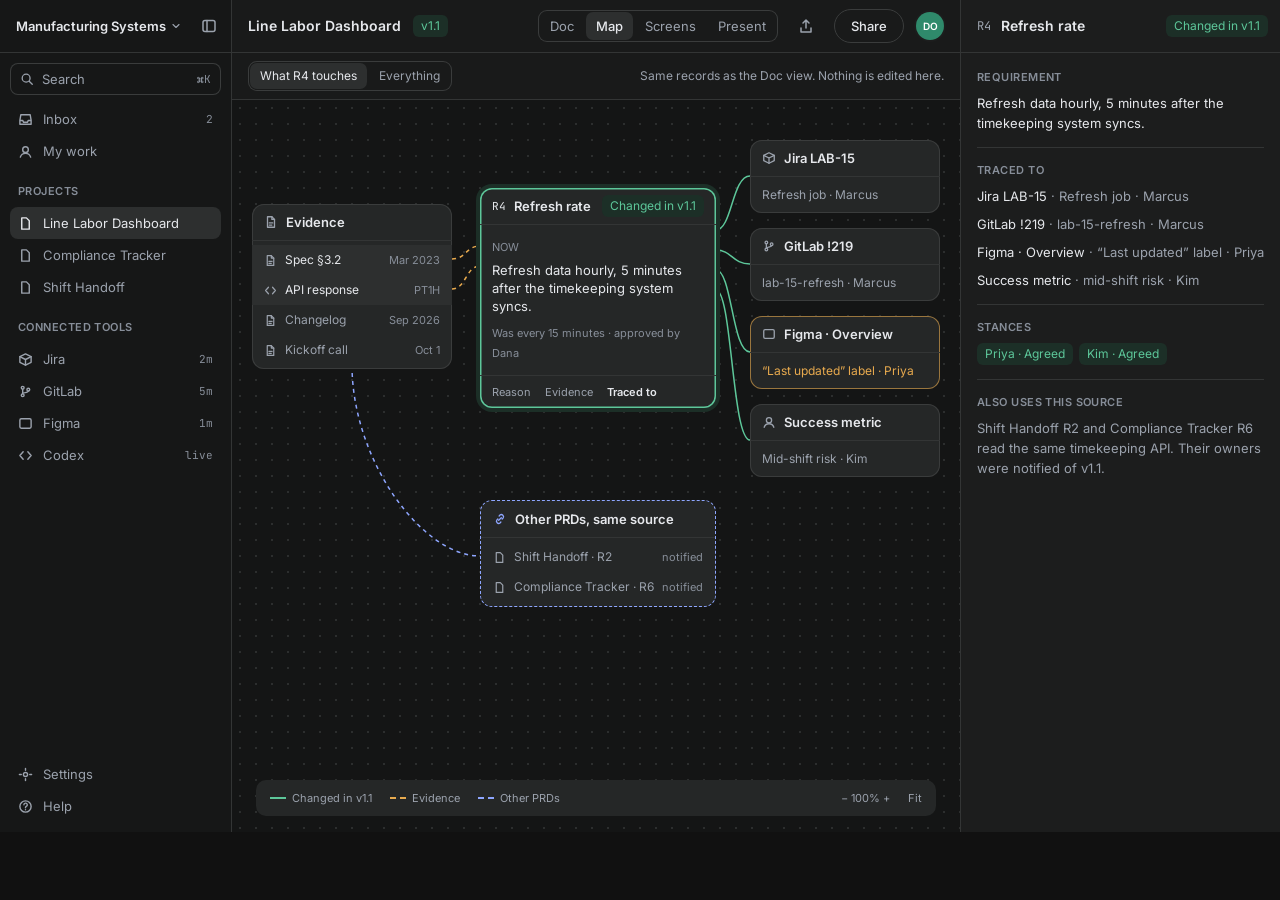
<file: design/relay-handoff/samples/10-map-view-relay.html>
<!doctype html>
<html lang="en">
<head>
<meta charset="utf-8">
<title>10 · Map view (Relay native)</title>
<link rel="stylesheet" href="https://fonts.googleapis.com/css2?family=Inter:wght@400;500;600&family=JetBrains+Mono:wght@400;500&display=swap">
<style>body{margin:0;background:#111}a{color:#E6E8EC}a:hover{color:#FFFFFF}</style>
</head>
<body>
<div style="width: 1280px; height: 832px; box-sizing: border-box; background: #191A1A; color: #E6E8EC; font-family: Inter, -apple-system, 'Segoe UI', sans-serif; font-size: 13px; line-height: 20px; display: flex; overflow: hidden; -webkit-font-smoothing: antialiased;"><nav style="flex: 0 0 232px; width: 232px; min-width: 0; overflow: hidden; box-sizing: border-box; background: #161717; border-right: 1px solid #333535; display: flex; flex-direction: column; padding: 0 10px 10px;" aria-label="Workspace">
    <div style="height: 52px; margin: 0 -10px 10px; padding: 0 8px 0 16px; border-bottom: 1px solid #333535; display: flex; align-items: center; gap: 4px;"><span style="font-size: 13px; font-weight: 600; min-width: 0; white-space: nowrap; overflow: hidden; text-overflow: ellipsis;">Manufacturing Systems</span><svg width="12" height="12" viewBox="0 0 16 16" fill="none" stroke="#9BA2AD" stroke-width="1.5" stroke-linecap="round" stroke-linejoin="round" aria-hidden="true" style="flex: none;"><path d="M4 6l4 4 4-4"/></svg><span style="flex: 1;"></span><button aria-label="Collapse sidebar" title="Collapse sidebar" style="width: 28px; height: 28px; margin-left: 0; border: 0; border-radius: 8px; background: transparent; display: inline-flex; align-items: center; justify-content: center;"><svg width="16" height="16" viewBox="0 0 16 16" fill="none" stroke="#9BA2AD" stroke-width="1.5" stroke-linecap="round" stroke-linejoin="round" aria-hidden="true" style="flex: none;"><rect x="2" y="2.5" width="12" height="11" rx="2"/><path d="M6 2.5v11"/></svg></button></div>
    <div style="height: 32px; margin-bottom: 8px; padding: 0 10px; border-radius: 8px; box-shadow: inset 0 0 0 1px #3A3C3C; display: flex; align-items: center; gap: 8px; color: #9BA2AD;"><svg width="14" height="14" viewBox="0 0 16 16" fill="none" stroke="#9BA2AD" stroke-width="1.5" stroke-linecap="round" stroke-linejoin="round" aria-hidden="true" style="flex: none;"><circle cx="7" cy="7" r="4.5"/><path d="M10.5 10.5 14 14"/></svg><span style="flex: 1;">Search</span><span style="font-family: 'JetBrains Mono', ui-monospace, Menlo, monospace; font-size: 11px; color: #878E99;">⌘K</span></div>
    <a href="#" style="text-decoration: none; height: 32px; padding: 0 8px; border-radius: 8px; display: flex; align-items: center; gap: 10px; color: #9BA2AD; "><svg width="15" height="15" viewBox="0 0 16 16" fill="none" stroke="#9BA2AD" stroke-width="1.5" stroke-linecap="round" stroke-linejoin="round" aria-hidden="true" style="flex: none;"><path d="M2 9h3l1 2h4l1-2h3M3 3h10l1 6v4H2V9z"/></svg><span style="flex: 1; white-space: nowrap; overflow: hidden; text-overflow: ellipsis;">Inbox</span><span style="font-size: 11px; color: #878E99; ">2</span></a><a href="#" style="text-decoration: none; height: 32px; padding: 0 8px; border-radius: 8px; display: flex; align-items: center; gap: 10px; color: #9BA2AD; "><svg width="15" height="15" viewBox="0 0 16 16" fill="none" stroke="#9BA2AD" stroke-width="1.5" stroke-linecap="round" stroke-linejoin="round" aria-hidden="true" style="flex: none;"><circle cx="8" cy="6" r="3"/><path d="M2.5 14c.8-2.6 3-4 5.5-4s4.7 1.4 5.5 4"/></svg><span style="flex: 1; white-space: nowrap; overflow: hidden; text-overflow: ellipsis;">My work</span><span style="font-size: 11px; color: #878E99; "></span></a>
    <div style="padding: 0 8px;"><div style="font-size: 11px; line-height: 16px; font-weight: 600; letter-spacing: 0.04em; text-transform: uppercase; color: #878E99; margin: 16px 0 8px;">Projects</div></div>
    <a href="#" style="text-decoration: none; height: 32px; padding: 0 8px; border-radius: 8px; display: flex; align-items: center; gap: 10px; color: #E6E8EC; background: #2D2F2F;"><svg width="15" height="15" viewBox="0 0 16 16" fill="none" stroke="#E6E8EC" stroke-width="1.5" stroke-linecap="round" stroke-linejoin="round" aria-hidden="true" style="flex: none;"><path d="M4 2h5l3 3v9H4z"/></svg><span style="flex: 1; white-space: nowrap; overflow: hidden; text-overflow: ellipsis;">Line Labor Dashboard</span><span style="font-size: 11px; color: #878E99; "></span></a><a href="#" style="text-decoration: none; height: 32px; padding: 0 8px; border-radius: 8px; display: flex; align-items: center; gap: 10px; color: #9BA2AD; "><svg width="15" height="15" viewBox="0 0 16 16" fill="none" stroke="#9BA2AD" stroke-width="1.5" stroke-linecap="round" stroke-linejoin="round" aria-hidden="true" style="flex: none;"><path d="M4 2h5l3 3v9H4z"/></svg><span style="flex: 1; white-space: nowrap; overflow: hidden; text-overflow: ellipsis;">Compliance Tracker</span><span style="font-size: 11px; color: #878E99; "></span></a><a href="#" style="text-decoration: none; height: 32px; padding: 0 8px; border-radius: 8px; display: flex; align-items: center; gap: 10px; color: #9BA2AD; "><svg width="15" height="15" viewBox="0 0 16 16" fill="none" stroke="#9BA2AD" stroke-width="1.5" stroke-linecap="round" stroke-linejoin="round" aria-hidden="true" style="flex: none;"><path d="M4 2h5l3 3v9H4z"/></svg><span style="flex: 1; white-space: nowrap; overflow: hidden; text-overflow: ellipsis;">Shift Handoff</span><span style="font-size: 11px; color: #878E99; "></span></a>
    <div style="padding: 0 8px;"><div style="font-size: 11px; line-height: 16px; font-weight: 600; letter-spacing: 0.04em; text-transform: uppercase; color: #878E99; margin: 16px 0 8px;">Connected tools</div></div>
    <a href="#" style="text-decoration: none; height: 32px; padding: 0 8px; border-radius: 8px; display: flex; align-items: center; gap: 10px; color: #9BA2AD; "><svg width="15" height="15" viewBox="0 0 16 16" fill="none" stroke="#9BA2AD" stroke-width="1.5" stroke-linecap="round" stroke-linejoin="round" aria-hidden="true" style="flex: none;"><path d="M8 2 14 5v6l-6 3-6-3V5z"/><path d="M2 5l6 3 6-3M8 8v6"/></svg><span style="flex: 1; white-space: nowrap; overflow: hidden; text-overflow: ellipsis;">Jira</span><span style="font-size: 11px; color: #878E99; font-family: 'JetBrains Mono', ui-monospace, Menlo, monospace;">2m</span></a><a href="#" style="text-decoration: none; height: 32px; padding: 0 8px; border-radius: 8px; display: flex; align-items: center; gap: 10px; color: #9BA2AD; "><svg width="15" height="15" viewBox="0 0 16 16" fill="none" stroke="#9BA2AD" stroke-width="1.5" stroke-linecap="round" stroke-linejoin="round" aria-hidden="true" style="flex: none;"><circle cx="5" cy="4" r="1.5"/><circle cx="5" cy="12" r="1.5"/><circle cx="11" cy="6" r="1.5"/><path d="M5 5.5v5M11 7.5c0 2-6 1.5-6 3"/></svg><span style="flex: 1; white-space: nowrap; overflow: hidden; text-overflow: ellipsis;">GitLab</span><span style="font-size: 11px; color: #878E99; font-family: 'JetBrains Mono', ui-monospace, Menlo, monospace;">5m</span></a><a href="#" style="text-decoration: none; height: 32px; padding: 0 8px; border-radius: 8px; display: flex; align-items: center; gap: 10px; color: #9BA2AD; "><svg width="15" height="15" viewBox="0 0 16 16" fill="none" stroke="#9BA2AD" stroke-width="1.5" stroke-linecap="round" stroke-linejoin="round" aria-hidden="true" style="flex: none;"><rect x="2" y="3" width="12" height="10" rx="1.5"/></svg><span style="flex: 1; white-space: nowrap; overflow: hidden; text-overflow: ellipsis;">Figma</span><span style="font-size: 11px; color: #878E99; font-family: 'JetBrains Mono', ui-monospace, Menlo, monospace;">1m</span></a><a href="#" style="text-decoration: none; height: 32px; padding: 0 8px; border-radius: 8px; display: flex; align-items: center; gap: 10px; color: #9BA2AD; "><svg width="15" height="15" viewBox="0 0 16 16" fill="none" stroke="#9BA2AD" stroke-width="1.5" stroke-linecap="round" stroke-linejoin="round" aria-hidden="true" style="flex: none;"><path d="M5.5 4 2 8l3.5 4M10.5 4 14 8l-3.5 4"/></svg><span style="flex: 1; white-space: nowrap; overflow: hidden; text-overflow: ellipsis;">Codex</span><span style="font-size: 11px; color: #878E99; font-family: 'JetBrains Mono', ui-monospace, Menlo, monospace;">live</span></a>
    <span style="flex: 1;"></span>
    <a href="#" style="text-decoration: none; height: 32px; padding: 0 8px; border-radius: 8px; display: flex; align-items: center; gap: 10px; color: #9BA2AD; "><svg width="15" height="15" viewBox="0 0 16 16" fill="none" stroke="#9BA2AD" stroke-width="1.5" stroke-linecap="round" stroke-linejoin="round" aria-hidden="true" style="flex: none;"><circle cx="8" cy="8" r="2.2"/><path d="M8 1.5v2M8 12.5v2M1.5 8h2M12.5 8h2"/></svg><span style="flex: 1; white-space: nowrap; overflow: hidden; text-overflow: ellipsis;">Settings</span><span style="font-size: 11px; color: #878E99; "></span></a><a href="#" style="text-decoration: none; height: 32px; padding: 0 8px; border-radius: 8px; display: flex; align-items: center; gap: 10px; color: #9BA2AD; "><svg width="15" height="15" viewBox="0 0 16 16" fill="none" stroke="#9BA2AD" stroke-width="1.5" stroke-linecap="round" stroke-linejoin="round" aria-hidden="true" style="flex: none;"><circle cx="8" cy="8" r="6"/><path d="M6.3 6.2a1.8 1.8 0 1 1 2.5 1.7c-.5.2-.8.6-.8 1.1v.3M8 11.3v.2"/></svg><span style="flex: 1; white-space: nowrap; overflow: hidden; text-overflow: ellipsis;">Help</span><span style="font-size: 11px; color: #878E99; "></span></a>
  </nav><main style="flex: 1; min-width: 0; display: flex; flex-direction: column;">
      <header style="height: 52px; flex: none; padding: 0 16px; border-bottom: 1px solid #333535; display: flex; align-items: center; gap: 12px;">
      <span style="font-size: 14px; font-weight: 600; min-width: 0; white-space: nowrap; overflow: hidden; text-overflow: ellipsis;">Line Labor Dashboard</span><span style="font-size: 12px; line-height: 16px; padding: 3px 8px; border-radius: 6px; background: #1C2F27; color: #5DC79A; white-space: nowrap; flex: none;">v1.1</span>
      <span style="flex: 1;"></span>
      <div style="flex: none; display: flex; gap: 2px; padding: 2px; border-radius: 9px; box-shadow: inset 0 0 0 1px #3A3C3C;" role="group" aria-label="View"><button style="height: 28px; padding: 0 10px; border: 0; border-radius: 7px; font: inherit; white-space: nowrap; background: transparent; color: #9BA2AD;">Doc</button><button style="height: 28px; padding: 0 10px; border: 0; border-radius: 7px; font: inherit; white-space: nowrap; background: #2D2F2F; color: #E6E8EC; font-weight: 500;">Map</button><button style="height: 28px; padding: 0 10px; border: 0; border-radius: 7px; font: inherit; white-space: nowrap; background: transparent; color: #9BA2AD;">Screens</button><button style="height: 28px; padding: 0 10px; border: 0; border-radius: 7px; font: inherit; white-space: nowrap; background: transparent; color: #9BA2AD;">Present</button></div>
      <button aria-label="Export" title="Export" style="width: 32px; height: 32px; flex: none; border: 0; border-radius: 999px; background: transparent; display: inline-flex; align-items: center; justify-content: center;"><svg width="16" height="16" viewBox="0 0 16 16" fill="none" stroke="#9BA2AD" stroke-width="1.5" stroke-linecap="round" stroke-linejoin="round" aria-hidden="true"><path d="M8 10V2M5 5l3-3 3 3M3 10v4h10v-4"/></svg></button>
      <span style="flex: none;"><button style="height: 34px; padding: 0 16px; border-radius: 999px; font: inherit; font-size: 13px; font-weight: 500; white-space: nowrap; cursor: pointer; background: transparent; color: #E6E8EC; border: 1px solid #3A3C3C;">Share</button></span><span style="width: 28px; height: 28px; flex: none; border-radius: 50%; background: #2F8A6B; color: #FFFFFF; font-size: 10px; font-weight: 600; display: inline-flex; align-items: center; justify-content: center; box-shadow: 0 0 0 2px #1C1D1D;">DO</span>
    </header>
      <div style="height: 46px; flex: none; padding: 0 16px; border-bottom: 1px solid #333535; display: flex; align-items: center; gap: 12px;"><div style="flex: none; display: flex; gap: 2px; padding: 2px; border-radius: 9px; box-shadow: inset 0 0 0 1px #3A3C3C;"><button style="height: 26px; padding: 0 10px; border: 0; border-radius: 7px; font: inherit; font-size: 12px; background: #2D2F2F; color: #E6E8EC;">What R4 touches</button><button style="height: 26px; padding: 0 10px; border: 0; border-radius: 7px; font: inherit; font-size: 12px; background: transparent; color: #9BA2AD;">Everything</button></div><span style="flex: 1;"></span><span style="font-size: 12px; color: #9BA2AD; white-space: nowrap; overflow: hidden; text-overflow: ellipsis; min-width: 0;">Same records as the Doc view. Nothing is edited here.</span></div>
      <div style="flex: 1; min-height: 0; position: relative; overflow: hidden; background-color: #141515; background-image: radial-gradient(#2C2E2E 1px, transparent 1px); background-size: 16px 16px;">
        <svg width="740" height="560" viewBox="0 0 740 560" aria-hidden="true" style="position: absolute; left: 0; top: 0;" fill="none" stroke-width="1.5">
      <path d="M220 159 C 234 159, 234 146, 248 146" stroke="#E8AA4E" stroke-dasharray="4 4"/>
      <path d="M220 189 C 234 189, 234 166, 248 166" stroke="#E8AA4E" stroke-dasharray="4 4"/>
      <path d="M484 130 C 500 130, 500 76, 518 76" stroke="#5DC79A"/>
      <path d="M484 150 C 500 150, 500 164, 518 164" stroke="#5DC79A"/>
      <path d="M484 170 C 500 170, 500 252, 518 252" stroke="#5DC79A"/>
      <path d="M484 190 C 500 190, 500 340, 518 340" stroke="#5DC79A"/>
      <path d="M120 265 C 120 360, 190 456, 248 456" stroke="#8EA6FF" stroke-dasharray="4 4"/>
    </svg><section style="position: absolute; left: 20px; top: 104px; width: 200px; background: #252727; border-radius: 12px; box-shadow: inset 0 0 0 1px #3A3C3C;"><div style="height: 36px; padding: 0 12px; display: flex; align-items: center; gap: 8px; border-bottom: 1px solid #333535;"><svg width="14" height="14" viewBox="0 0 16 16" fill="none" stroke="#9BA2AD" stroke-width="1.5" stroke-linecap="round" stroke-linejoin="round" aria-hidden="true" style="flex: none;"><path d="M4 2h5l3 3v9H4z"/><path d="M9 2v3h3M6 9h4M6 11.5h3"/></svg><span style="font-weight: 600; flex: 1;">Evidence</span></div><div style="padding: 4px 0;"><div style="height: 30px; padding: 0 12px; display: flex; align-items: center; gap: 8px; background: #2D2F2F;"><svg width="13" height="13" viewBox="0 0 16 16" fill="none" stroke="#9BA2AD" stroke-width="1.5" stroke-linecap="round" stroke-linejoin="round" aria-hidden="true" style="flex: none;"><path d="M4 2h5l3 3v9H4z"/><path d="M9 2v3h3M6 9h4M6 11.5h3"/></svg><span style="flex: 1; min-width: 0; white-space: nowrap; overflow: hidden; text-overflow: ellipsis; font-size: 12px; color: #E6E8EC;">Spec §3.2</span><span style="font-size: 11px; color: #878E99;">Mar 2023</span></div><div style="height: 30px; padding: 0 12px; display: flex; align-items: center; gap: 8px; background: #2D2F2F;"><svg width="13" height="13" viewBox="0 0 16 16" fill="none" stroke="#9BA2AD" stroke-width="1.5" stroke-linecap="round" stroke-linejoin="round" aria-hidden="true" style="flex: none;"><path d="M5.5 4 2 8l3.5 4M10.5 4 14 8l-3.5 4"/></svg><span style="flex: 1; min-width: 0; white-space: nowrap; overflow: hidden; text-overflow: ellipsis; font-size: 12px; color: #E6E8EC;">API response</span><span style="font-size: 11px; color: #878E99;">PT1H</span></div><div style="height: 30px; padding: 0 12px; display: flex; align-items: center; gap: 8px; "><svg width="13" height="13" viewBox="0 0 16 16" fill="none" stroke="#9BA2AD" stroke-width="1.5" stroke-linecap="round" stroke-linejoin="round" aria-hidden="true" style="flex: none;"><path d="M4 2h5l3 3v9H4z"/><path d="M9 2v3h3M6 9h4M6 11.5h3"/></svg><span style="flex: 1; min-width: 0; white-space: nowrap; overflow: hidden; text-overflow: ellipsis; font-size: 12px; color: #9BA2AD;">Changelog</span><span style="font-size: 11px; color: #878E99;">Sep 2026</span></div><div style="height: 30px; padding: 0 12px; display: flex; align-items: center; gap: 8px; "><svg width="13" height="13" viewBox="0 0 16 16" fill="none" stroke="#9BA2AD" stroke-width="1.5" stroke-linecap="round" stroke-linejoin="round" aria-hidden="true" style="flex: none;"><path d="M4 2h5l3 3v9H4z"/><path d="M9 2v3h3M6 9h4M6 11.5h3"/></svg><span style="flex: 1; min-width: 0; white-space: nowrap; overflow: hidden; text-overflow: ellipsis; font-size: 12px; color: #9BA2AD;">Kickoff call</span><span style="font-size: 11px; color: #878E99;">Oct 1</span></div></div></section><section style="position: absolute; left: 248px; top: 88px; width: 236px; background: #252727; border-radius: 12px; box-shadow: inset 0 0 0 1.5px #5DC79A, 0 0 0 4px #1C2F27;"><div style="height: 36px; padding: 0 12px; display: flex; align-items: center; gap: 8px; border-bottom: 1px solid #333535;"><span style="font-family: 'JetBrains Mono', ui-monospace, Menlo, monospace; font-size: 11px; color: #E6E8EC;">R4</span><span style="font-weight: 600; flex: 1;">Refresh rate</span><span style="font-size: 12px; line-height: 16px; padding: 3px 8px; border-radius: 6px; background: #1C2F27; color: #5DC79A; white-space: nowrap; flex: none;">Changed in v1.1</span></div><div style="padding: 12px;"><div style="font-size: 11px; color: #878E99; margin-bottom: 4px;">NOW</div><div style="color: #E6E8EC; line-height: 18px;">Refresh data hourly, 5 minutes after the timekeeping system syncs.</div><div style="font-size: 11px; color: #878E99; margin-top: 8px;">Was every 15 minutes · approved by Dana</div></div><div style="height: 32px; padding: 0 12px; border-top: 1px solid #333535; display: flex; align-items: center; gap: 14px; font-size: 11px; color: #9BA2AD;"><span>Reason</span><span>Evidence</span><span style="color: #E6E8EC; font-weight: 600;">Traced to</span></div></section><section style="position: absolute; left: 518px; top: 40px; width: 190px; background: #252727; border-radius: 12px; box-shadow: inset 0 0 0 1px #3A3C3C;"><div style="height: 36px; padding: 0 12px; display: flex; align-items: center; gap: 8px; border-bottom: 1px solid #333535;"><svg width="14" height="14" viewBox="0 0 16 16" fill="none" stroke="#9BA2AD" stroke-width="1.5" stroke-linecap="round" stroke-linejoin="round" aria-hidden="true" style="flex: none;"><path d="M8 2 14 5v6l-6 3-6-3V5z"/><path d="M2 5l6 3 6-3M8 8v6"/></svg><span style="font-weight: 600; flex: 1; white-space: nowrap; overflow: hidden; text-overflow: ellipsis;">Jira LAB-15</span></div><div style="padding: 8px 12px; font-size: 12px; color: #9BA2AD;">Refresh job · Marcus</div></section><section style="position: absolute; left: 518px; top: 128px; width: 190px; background: #252727; border-radius: 12px; box-shadow: inset 0 0 0 1px #3A3C3C;"><div style="height: 36px; padding: 0 12px; display: flex; align-items: center; gap: 8px; border-bottom: 1px solid #333535;"><svg width="14" height="14" viewBox="0 0 16 16" fill="none" stroke="#9BA2AD" stroke-width="1.5" stroke-linecap="round" stroke-linejoin="round" aria-hidden="true" style="flex: none;"><circle cx="5" cy="4" r="1.5"/><circle cx="5" cy="12" r="1.5"/><circle cx="11" cy="6" r="1.5"/><path d="M5 5.5v5M11 7.5c0 2-6 1.5-6 3"/></svg><span style="font-weight: 600; flex: 1; white-space: nowrap; overflow: hidden; text-overflow: ellipsis;">GitLab !219</span></div><div style="padding: 8px 12px; font-size: 12px; color: #9BA2AD;">lab-15-refresh · Marcus</div></section><section style="position: absolute; left: 518px; top: 216px; width: 190px; background: #252727; border-radius: 12px; box-shadow: inset 0 0 0 1px rgba(232,170,78,0.6);"><div style="height: 36px; padding: 0 12px; display: flex; align-items: center; gap: 8px; border-bottom: 1px solid #333535;"><svg width="14" height="14" viewBox="0 0 16 16" fill="none" stroke="#9BA2AD" stroke-width="1.5" stroke-linecap="round" stroke-linejoin="round" aria-hidden="true" style="flex: none;"><rect x="2" y="3" width="12" height="10" rx="1.5"/></svg><span style="font-weight: 600; flex: 1; white-space: nowrap; overflow: hidden; text-overflow: ellipsis;">Figma · Overview</span></div><div style="padding: 8px 12px; font-size: 12px; color: #E8AA4E;">“Last updated” label · Priya</div></section><section style="position: absolute; left: 518px; top: 304px; width: 190px; background: #252727; border-radius: 12px; box-shadow: inset 0 0 0 1px #3A3C3C;"><div style="height: 36px; padding: 0 12px; display: flex; align-items: center; gap: 8px; border-bottom: 1px solid #333535;"><svg width="14" height="14" viewBox="0 0 16 16" fill="none" stroke="#9BA2AD" stroke-width="1.5" stroke-linecap="round" stroke-linejoin="round" aria-hidden="true" style="flex: none;"><circle cx="8" cy="6" r="3"/><path d="M2.5 14c.8-2.6 3-4 5.5-4s4.7 1.4 5.5 4"/></svg><span style="font-weight: 600; flex: 1; white-space: nowrap; overflow: hidden; text-overflow: ellipsis;">Success metric</span></div><div style="padding: 8px 12px; font-size: 12px; color: #9BA2AD;">Mid-shift risk · Kim</div></section><section style="position: absolute; left: 248px; top: 400px; width: 236px; background: #252727; border-radius: 12px; border: 1px dashed #8EA6FF; box-sizing: border-box;"><div style="height: 36px; padding: 0 12px; display: flex; align-items: center; gap: 8px; border-bottom: 1px solid #333535;"><svg width="14" height="14" viewBox="0 0 16 16" fill="none" stroke="#8EA6FF" stroke-width="1.5" stroke-linecap="round" stroke-linejoin="round" aria-hidden="true" style="flex: none;"><path d="M6.5 9.5l3-3M7 4.5l1-1a2.5 2.5 0 0 1 3.5 3.5l-1 1M9 11.5l-1 1A2.5 2.5 0 0 1 4.5 9l1-1"/></svg><span style="font-weight: 600; flex: 1;">Other PRDs, same source</span></div><div style="padding: 4px 0;"><div style="height: 30px; padding: 0 12px; display: flex; align-items: center; gap: 8px; "><svg width="13" height="13" viewBox="0 0 16 16" fill="none" stroke="#9BA2AD" stroke-width="1.5" stroke-linecap="round" stroke-linejoin="round" aria-hidden="true" style="flex: none;"><path d="M4 2h5l3 3v9H4z"/></svg><span style="flex: 1; min-width: 0; white-space: nowrap; overflow: hidden; text-overflow: ellipsis; font-size: 12px; color: #9BA2AD;">Shift Handoff · R2</span><span style="font-size: 11px; color: #878E99;">notified</span></div><div style="height: 30px; padding: 0 12px; display: flex; align-items: center; gap: 8px; "><svg width="13" height="13" viewBox="0 0 16 16" fill="none" stroke="#9BA2AD" stroke-width="1.5" stroke-linecap="round" stroke-linejoin="round" aria-hidden="true" style="flex: none;"><path d="M4 2h5l3 3v9H4z"/></svg><span style="flex: 1; min-width: 0; white-space: nowrap; overflow: hidden; text-overflow: ellipsis; font-size: 12px; color: #9BA2AD;">Compliance Tracker · R6</span><span style="font-size: 11px; color: #878E99;">notified</span></div></div></section><div style="position: absolute; left: 24px; bottom: 16px; right: 24px; height: 36px; padding: 0 14px; border-radius: 10px; background: #252727; display: flex; align-items: center; gap: 18px; font-size: 11px; color: #9BA2AD;"><span style="display: inline-flex; align-items: center; gap: 6px;"><span style="width: 16px; height: 2px; background: #5DC79A;"></span>Changed in v1.1</span><span style="display: inline-flex; align-items: center; gap: 6px;"><span style="width: 16px; border-top: 2px dashed #E8AA4E;"></span>Evidence</span><span style="display: inline-flex; align-items: center; gap: 6px;"><span style="width: 16px; border-top: 2px dashed #8EA6FF;"></span>Other PRDs</span><span style="flex: 1;"></span><span>− 100% +</span><span>Fit</span></div>
      </div>
    </main><aside style="flex: 0 0 320px; width: 320px; min-width: 0; overflow: hidden; box-sizing: border-box; background: #1C1D1D; border-left: 1px solid #333535; display: flex; flex-direction: column;">
      <div style="height: 52px; flex: none; padding: 0 12px 0 16px; border-bottom: 1px solid #333535; display: flex; align-items: center; gap: 10px;"><span style="font-family: 'JetBrains Mono', ui-monospace, Menlo, monospace; font-size: 12px; color: #9BA2AD;">R4</span><span style="font-size: 14px; font-weight: 600; flex: 1;">Refresh rate</span><span style="font-size: 12px; line-height: 16px; padding: 3px 8px; border-radius: 6px; background: #1C2F27; color: #5DC79A; white-space: nowrap; flex: none;">Changed in v1.1</span></div>
      <div style="flex: 1; min-height: 0; overflow: hidden; padding: 16px;">
        <div style="font-size: 11px; line-height: 16px; font-weight: 600; letter-spacing: 0.04em; text-transform: uppercase; color: #878E99; margin: 0px 0 8px;">Requirement</div>
        <p style="margin: 0; line-height: 20px;">Refresh data hourly, 5 minutes after the timekeeping system syncs.</p>
        <div style="height: 1px; background: #333535; margin: 14px 0;"></div>
        <div style="font-size: 11px; line-height: 16px; font-weight: 600; letter-spacing: 0.04em; text-transform: uppercase; color: #878E99; margin: 0px 0 8px;">Traced to</div>
        <div style="display: flex; flex-direction: column; gap: 8px; color: #E6E8EC;"><span>Jira LAB-15 <span style="color: #9BA2AD;">· Refresh job · Marcus</span></span><span>GitLab !219 <span style="color: #9BA2AD;">· lab-15-refresh · Marcus</span></span><span>Figma · Overview <span style="color: #9BA2AD;">· “Last updated” label · Priya</span></span><span>Success metric <span style="color: #9BA2AD;">· mid-shift risk · Kim</span></span></div>
        <div style="height: 1px; background: #333535; margin: 14px 0;"></div>
        <div style="font-size: 11px; line-height: 16px; font-weight: 600; letter-spacing: 0.04em; text-transform: uppercase; color: #878E99; margin: 0px 0 8px;">Stances</div>
        <div style="display: flex; gap: 6px;"><span style="font-size: 12px; line-height: 16px; padding: 3px 8px; border-radius: 6px; background: #1C2F27; color: #5DC79A; white-space: nowrap; flex: none;">Priya · Agreed</span><span style="font-size: 12px; line-height: 16px; padding: 3px 8px; border-radius: 6px; background: #1C2F27; color: #5DC79A; white-space: nowrap; flex: none;">Kim · Agreed</span></div>
        <div style="height: 1px; background: #333535; margin: 14px 0;"></div>
        <div style="font-size: 11px; line-height: 16px; font-weight: 600; letter-spacing: 0.04em; text-transform: uppercase; color: #878E99; margin: 0px 0 8px;">Also uses this source</div>
        <p style="margin: 0; color: #9BA2AD; line-height: 20px;">Shift Handoff R2 and Compliance Tracker R6 read the same timekeeping API. Their owners were notified of v1.1.</p>
      </div>
    </aside></div>
</body>
</html>
</file>
